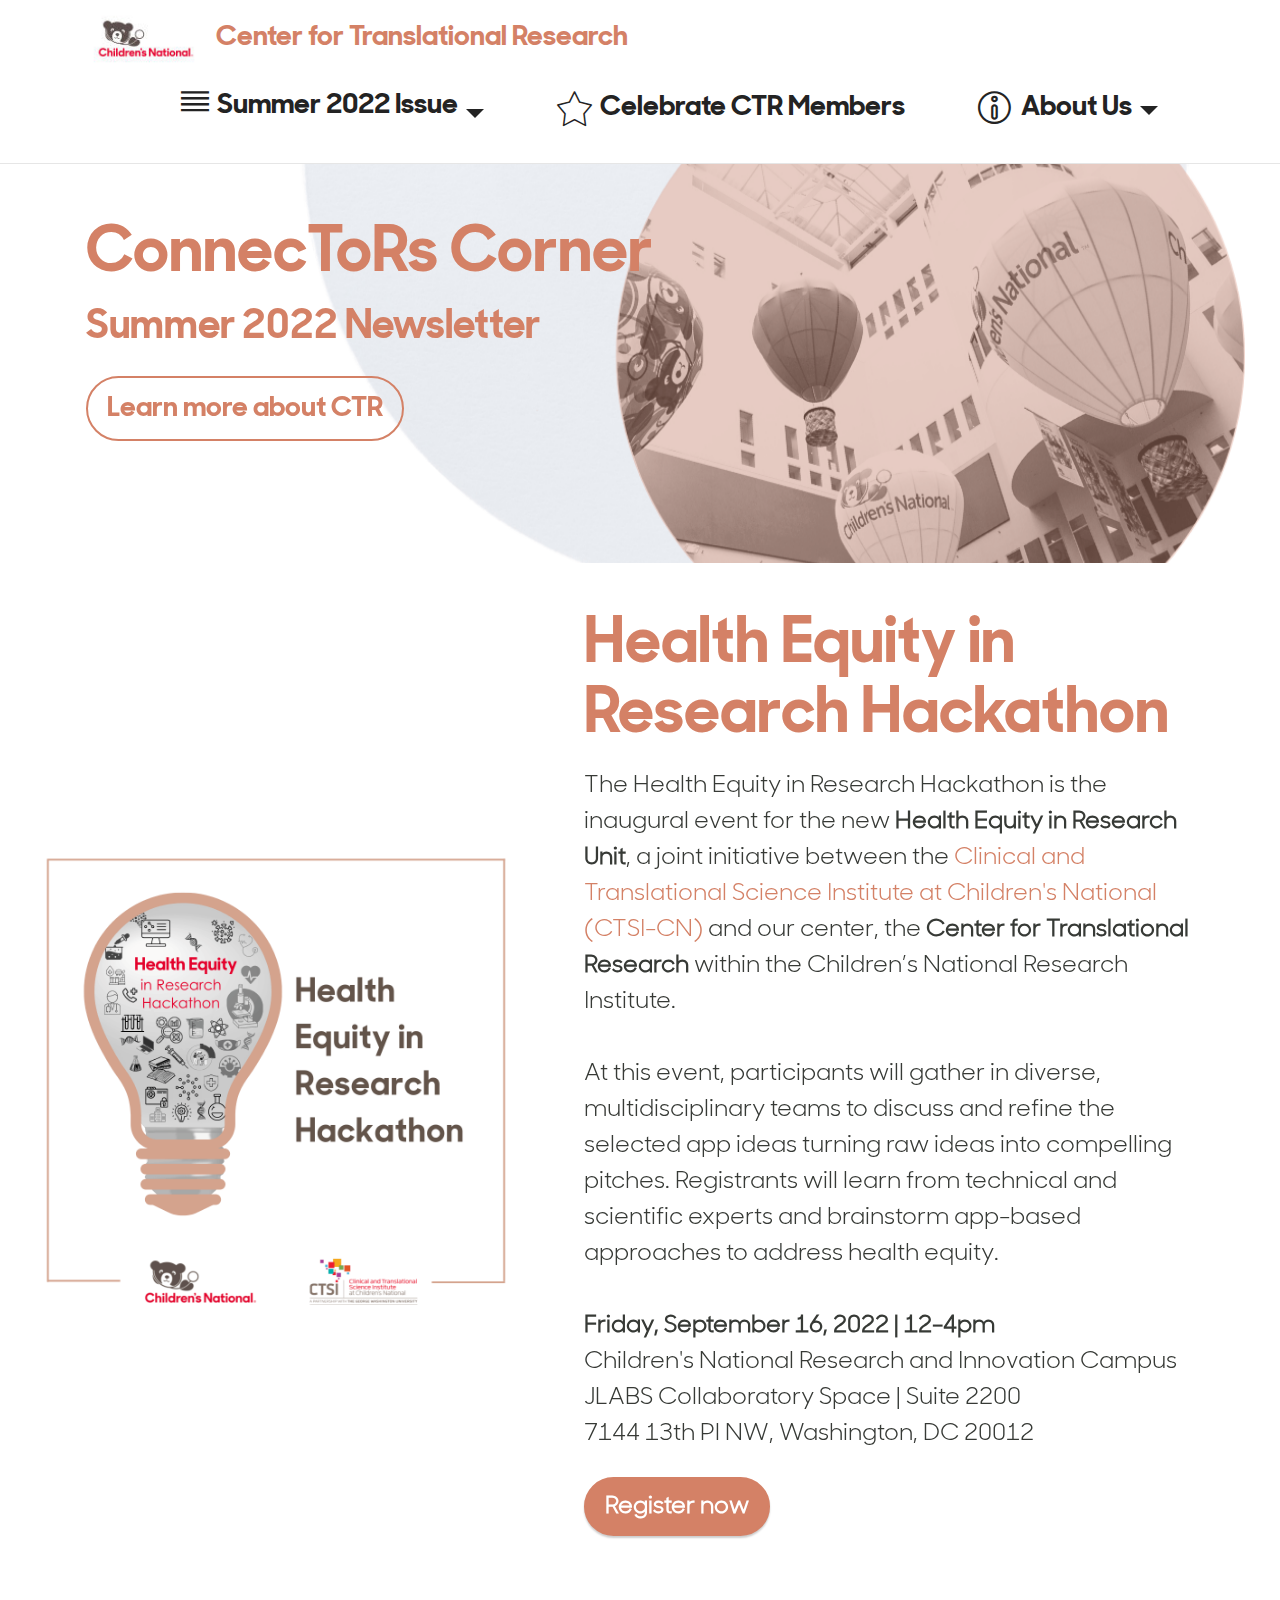
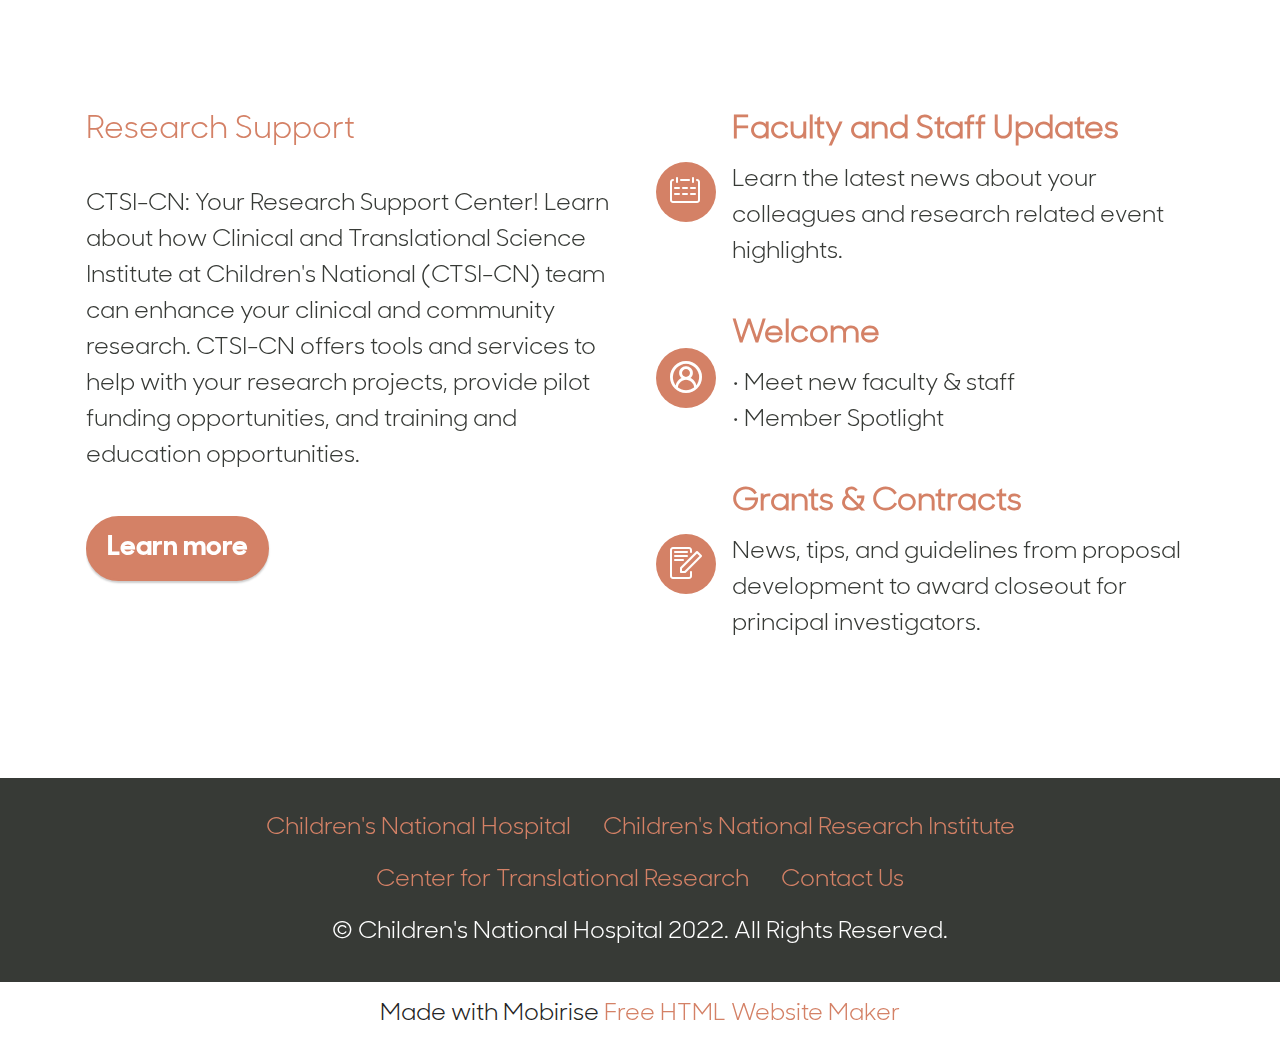
<file: index.html>
<!DOCTYPE html>
<html  >
<head>
  <!-- Site made with Mobirise Website Builder v5.6.11, https://mobirise.com -->
  <meta charset="UTF-8">
  <meta http-equiv="X-UA-Compatible" content="IE=edge">
  <meta name="generator" content="Mobirise v5.6.11, mobirise.com">
  <meta name="twitter:card" content="summary_large_image"/>
  <meta name="twitter:image:src" content="">
  <meta property="og:image" content="">
  <meta name="twitter:title" content="Center for Translational Research">
  <meta name="viewport" content="width=device-width, initial-scale=1, minimum-scale=1">
  <link rel="shortcut icon" href="assets/images/cn-master-rgb-hires-lg-121x63.jpg" type="image/x-icon">
  <meta name="description" content="">
  
  
  <title>Center for Translational Research</title>
  <link rel="stylesheet" href="assets/web/assets/mobirise-icons2/mobirise2.css">
  <link rel="stylesheet" href="assets/web/assets/mobirise-icons/mobirise-icons.css">
  <link rel="stylesheet" href="assets/web/assets/mobirise-icons-bold/mobirise-icons-bold.css">
  <link rel="stylesheet" href="assets/bootstrap/css/bootstrap.min.css">
  <link rel="stylesheet" href="assets/bootstrap/css/bootstrap-grid.min.css">
  <link rel="stylesheet" href="assets/bootstrap/css/bootstrap-reboot.min.css">
  <link rel="stylesheet" href="assets/parallax/jarallax.css">
  <link rel="stylesheet" href="assets/dropdown/css/style.css">
  <link rel="stylesheet" href="assets/socicon/css/styles.css">
  <link rel="stylesheet" href="assets/theme/css/style.css">
  <link href="assets/fonts/style.css" rel="stylesheet">
  <link rel="preload" as="style" href="assets/mobirise/css/mbr-additional.css"><link rel="stylesheet" href="assets/mobirise/css/mbr-additional.css" type="text/css">
  
  
  
  
</head>
<body>
  
  <section data-bs-version="5.1" class="menu cid-s48OLK6784" once="menu" id="menu1-h">
    
    <nav class="navbar navbar-dropdown navbar-fixed-top navbar-expand-lg">
        <div class="container">
            <div class="navbar-brand">
                <span class="navbar-logo">
                    <a href="https://childrensnational.org/research/center-for-translational-researchhttps://childrensnational.org/research/center-for-translational-research" target="_blank">
                        <img src="assets/images/cn-master-rgb-hires-lg-121x63.jpg" alt="Mobirise Website Builder" style="height: 3.8rem;">
                    </a>
                </span>
                <span class="navbar-caption-wrap"><a class="navbar-caption text-danger text-primary display-4" href="https://childrensnational.org/research/center-for-translational-research" target="_blank">Center for Translational Research</a></span>
            </div>
            <button class="navbar-toggler" type="button" data-toggle="collapse" data-bs-toggle="collapse" data-target="#navbarSupportedContent" data-bs-target="#navbarSupportedContent" aria-controls="navbarNavAltMarkup" aria-expanded="false" aria-label="Toggle navigation">
                <div class="hamburger">
                    <span></span>
                    <span></span>
                    <span></span>
                    <span></span>
                </div>
            </button>
            <div class="collapse navbar-collapse" id="navbarSupportedContent">
                <ul class="navbar-nav nav-dropdown nav-right" data-app-modern-menu="true"><li class="nav-item dropdown"><a class="nav-link link dropdown-toggle text-black display-4" href="https://mobirise.com" data-toggle="dropdown-submenu" data-bs-toggle="dropdown" data-bs-auto-close="outside" aria-expanded="false"><p><span class="mobi-mbri mobi-mbri-align-justify mbr-iconfont mbr-iconfont-btn"></span>Summer 2022 Issue</p></a><div class="dropdown-menu" aria-labelledby="dropdown-721"><a class="dropdown-item text-black text-primary display-4" href="index.html">Homepage<br></a><a class="text-black show dropdown-item text-primary display-4" href="FacultyNews.html">Faculty News</a><a class="show dropdown-item text-black text-primary display-4" href="CTRMembers.html">CTR Members<br></a><a class="show dropdown-item text-black text-primary display-4" href="ResearchResources.html">Research Resources</a><a class="show dropdown-item text-black text-primary display-4" href="GrantsContracts.html">Grants &amp; Contracts</a><div class="dropdown"><a class="dropdown-item text-black dropdown-toggle display-4" href="https://mobirise.com" data-toggle="dropdown-submenu" data-bs-toggle="dropdown" data-bs-auto-close="outside" aria-expanded="false">Archived Newsletter</a><div class="dropdown-menu dropdown-submenu" aria-labelledby="dropdown-801"><a class="show dropdown-item text-black text-primary display-4" href="https://ctrinfo.github.io/NewsletterF19/" target="_blank">2019 Fall</a><div class="dropdown"><a class="dropdown-item text-black dropdown-toggle display-4" href="https://mobirise.com" data-toggle="dropdown-submenu" data-bs-toggle="dropdown" data-bs-auto-close="outside" aria-expanded="false">2020</a><div class="dropdown-menu dropdown-submenu" aria-labelledby="dropdown-301"><a class="show dropdown-item text-black text-primary display-4" href="https://ctrinfo.github.io/NewsletterWinter2020/index.html" target="_blank">Winter '20</a><a class="show dropdown-item text-black text-primary display-4" href="https://ctrinfo.github.io/NewsletterSP20/ResearchResources.html" target="_blank">Spring '20</a><a class="dropdown-item text-black show text-primary display-4" href="https://ctrinfo.github.io/ConnectorsCornerSF20/index.html" target="_blank">Summer|Fall '20</a></div></div><div class="dropdown"><a class="dropdown-item text-black dropdown-toggle display-4" href="https://mobirise.com" data-toggle="dropdown-submenu" data-bs-toggle="dropdown" data-bs-auto-close="outside" aria-expanded="false">2021</a><div class="dropdown-menu dropdown-submenu" aria-labelledby="dropdown-345"><a class="dropdown-item text-black show text-primary display-4" href="https://ctrinfo.github.io/ccW21/" target="_blank">Winter '21</a><a class="dropdown-item text-black show text-primary display-4" href="https://ctrinfo.github.io/CCS21/index.html" target="_blank">Spring '21</a><a class="dropdown-item text-black show text-primary display-4" href="https://ctrinfo.github.io/CCSUMR21/ " target="_blank">Summer '21</a><a class="dropdown-item text-black text-primary display-4" href="https://ctrinfo.github.io/CCFall2021/index.html " target="_blank">Fall '21</a></div></div><div class="dropdown"><a class="dropdown-item text-black dropdown-toggle display-4" href="https://mobirise.com" data-toggle="dropdown-submenu" data-bs-toggle="dropdown" data-bs-auto-close="outside" aria-expanded="false">2022</a><div class="dropdown-menu dropdown-submenu" aria-labelledby="dropdown-705"><a class="dropdown-item text-black show text-primary display-4" href="https://ctrinfo.github.io/CCWinter2022/ " target="_blank">Winter '22</a><a class="dropdown-item text-black show text-primary display-4" href="https://ctrinfo.github.io/ConnectorsCornerSpring22/" target="_blank">Spring '22</a></div></div></div></div></div></li><li class="nav-item"><a class="nav-link link text-black text-primary display-4" href="CTRForm.html" target="_blank"><span class="mbri-star mbr-iconfont mbr-iconfont-btn"></span>Celebrate CTR Members</a></li>
                    <li class="nav-item dropdown"><a class="nav-link link text-black dropdown-toggle display-4" href="https://mobirise.com" data-toggle="dropdown-submenu" data-bs-toggle="dropdown" data-bs-auto-close="outside" aria-expanded="false"><span class="mbrib-info mbr-iconfont mbr-iconfont-btn"></span>
                            About Us</a><div class="dropdown-menu" aria-labelledby="dropdown-423"><a class="text-black dropdown-item text-primary display-4" href="CTRLeadership.html">CTR Leadership</a><a class="text-black show dropdown-item text-primary display-4" href="https://childrensnational.org/research/center-for-translational-research" target="_blank">CTR</a></div></li></ul>
                
                
            </div>
        </div>
    </nav>

</section>

<section data-bs-version="5.1" class="header1 cid-s48MCQYojq mbr-parallax-background" id="header1-f">

    

    <div class="mbr-overlay" style="opacity: 0; background-color: rgb(255, 255, 255);"></div>

    <div class="align-center container">
        <div class="row">
            <div class="col-12 col-lg-8">
                <h1 class="mbr-section-title mbr-fonts-style mb-3 display-1"><strong>ConnecToRs Corner</strong></h1>
                <h2 class="mbr-section-title mbr-fonts-style mb-3 display-2">Summer 2022 Newsletter</h2>
                
                <div class="mbr-section-btn mt-3"><a class="btn btn-primary-outline display-4" href="https://mobirise.com">Learn more about CTR</a></div>
            </div>
        </div>
    </div>
</section>

<section data-bs-version="5.1" class="header11 cid-teRYHwEvZV" id="header11-21">

    

    
    

    <div class="container-fluid">
        <div class="row justify-content-center">
            <div class="col-12 col-md-5 image-wrapper">
                <img class="w-100" src="assets/images/hereshack-1080x1080.png" alt="Mobirise Website Builder">
            </div>
            <div class="col-12 col-md">
                <div class="text-wrapper text-center">
                    <h1 class="mbr-section-title mbr-fonts-style mb-3 display-1"><strong>Health Equity in Research Hackathon</strong></h1>
                    <p class="mbr-text mbr-fonts-style display-7">
                        The Health Equity in Research Hackathon is the inaugural event for the new <strong>Health Equity in Research Unit</strong>, a joint initiative between the <a href="https://ctsicn.org/" class="text-primary" target="_blank">Clinical and Translational Science Institute at Children's National (CTSI-CN) </a>and our center, the <strong>Center for Translational Research</strong> within the Children’s National Research Institute.<br><br>At this event, participants will gather in diverse, multidisciplinary teams to discuss and refine the selected app ideas turning raw ideas into compelling pitches. Registrants will learn from technical and scientific experts and brainstorm app-based approaches to address health equity.&nbsp;<br><br><strong>Friday, September 16, 2022 | 12-4pm</strong><br>Children's National Research and Innovation Campus<br>JLABS Collaboratory Space | Suite 2200<br>7144 13th Pl NW, Washington, DC 20012<br></p>
                    <div class="mbr-section-btn mt-3"><a class="btn btn-danger display-7" href="https://cri-datacap.org/surveys/?s=JJMHNTKK4L7KA3DJ" target="_blank">Register now</a></div>
                </div>
            </div>
        </div>
    </div>
</section>

<section data-bs-version="5.1" class="features12 cid-tdmhhhjUgW" id="features13-k">

    

    
    
    <div class="container">
        <div class="row justify-content-center">
            <div class="col-12 col-lg-6">
                <div class="card-wrapper">
                    <div class="card-box align-left">
                        <h4 class="card-title mbr-fonts-style mb-4 display-5">
                            Research Support</h4>
                        <p class="mbr-text mbr-fonts-style mb-4 display-7">CTSI-CN: Your Research Support Center! Learn about how Clinical and Translational Science Institute at Children's National (CTSI-CN) team can enhance your clinical and community research. CTSI-CN offers tools and services to help with your research projects, provide pilot funding opportunities, and training and education opportunities.&nbsp;<br></p>
                        <div class="mbr-section-btn"><a class="btn btn-primary display-4" href="ResearchResources.html">Learn more</a></div>
                    </div>
                </div>
            </div>
            <div class="col-12 col-lg-6">
                <div class="item mbr-flex">
                    <div class="icon-box">
                        <a href="FacultyNews.html"><span class="mbr-iconfont mbrib-calendar"></span></a>
                    </div>
                    <div class="text-box">
                        <h4 class="icon-title mbr-black mbr-fonts-style display-5">
                            <strong>Faculty and Staff Updates</strong></h4>
                        <h5 class="icon-text mbr-black mbr-fonts-style display-7">Learn the latest news about your colleagues and research related event highlights.</h5>
                    </div>
                </div>
                <div class="item mbr-flex">
                    <div class="icon-box">
                        <a href="CTRMembers.html"><span class="mbr-iconfont mobi-mbri-user-2 mobi-mbri"></span></a>
                    </div>
                    <div class="text-box">
                        <h4 class="icon-title mbr-black mbr-fonts-style display-5">
                            <strong>Welcome</strong></h4>
                        <h5 class="icon-text mbr-black mbr-fonts-style display-7">• Meet new faculty &amp; staff<div>• Member Spotlight</div></h5>
                    </div>
                </div>
                <div class="item mbr-flex">
                    <div class="icon-box">
                        <a href="GrantsContracts.html"><span class="mbr-iconfont mbrib-edit"></span></a>
                    </div>
                    <div class="text-box">
                        <h4 class="icon-title mbr-black mbr-fonts-style display-5">
                            <strong>Grants &amp; Contracts</strong></h4>
                        <h5 class="icon-text mbr-black mbr-fonts-style display-7">News, tips, and guidelines from proposal development to award closeout for principal investigators.</h5>
                    </div>
                </div>
            </div>
        </div>
    </div>
</section>

<section data-bs-version="5.1" class="footer3 cid-s48P1Icc8J" once="footers" id="footer3-i">

    

    

    <div class="container">
        <div class="media-container-row align-center mbr-white">
            <div class="row row-links">
                <ul class="foot-menu">
                    
                    
                    
                    
                    
                <li class="foot-menu-item mbr-fonts-style display-7"><a href="https://childrensnational.org/" class="text-primary" target="_blank">Children's National Hospital</a></li><li class="foot-menu-item mbr-fonts-style display-7"><a href="https://childrensnational.org/research" class="text-primary" target="_blank">Children's National Research Institute</a></li><li class="foot-menu-item mbr-fonts-style display-7"><a href="https://childrensnational.org/research/center-for-translational-research" class="text-primary" target="_blank">Center for Translational Research</a></li><li class="foot-menu-item mbr-fonts-style display-7"><a href="mailto:CTRAdmin@childrensnational.org" class="text-primary">Contact Us</a></li></ul>
            </div>
            
            <div class="row row-copirayt">
                <p class="mbr-text mb-0 mbr-fonts-style mbr-white align-center display-7">
                    © Children's National Hospital 2022. All Rights Reserved.
                </p>
            </div>
        </div>
    </div>
</section><section class="display-7" style="padding: 0;align-items: center;justify-content: center;flex-wrap: wrap;    align-content: center;display: flex;position: relative;height: 4rem;"><a href="https://mobiri.se/1510620" style="flex: 1 1;height: 4rem;position: absolute;width: 100%;z-index: 1;"><img alt="" style="height: 4rem;" src="[data-uri]"></a><p style="margin: 0;text-align: center;" class="display-7">Made with Mobirise &#8204;</p><a style="z-index:1" href="https://mobirise.com/html-builder.html">Free HTML Website Maker</a></section><script src="assets/bootstrap/js/bootstrap.bundle.min.js"></script>  <script src="assets/parallax/jarallax.js"></script>  <script src="assets/smoothscroll/smooth-scroll.js"></script>  <script src="assets/ytplayer/index.js"></script>  <script src="assets/dropdown/js/navbar-dropdown.js"></script>  <script src="assets/theme/js/script.js"></script>  
  
  
 <div id="scrollToTop" class="scrollToTop mbr-arrow-up"><a style="text-align: center;"><i class="mbr-arrow-up-icon mbr-arrow-up-icon-cm cm-icon cm-icon-smallarrow-up"></i></a></div>
  </body>
</html>
</file>
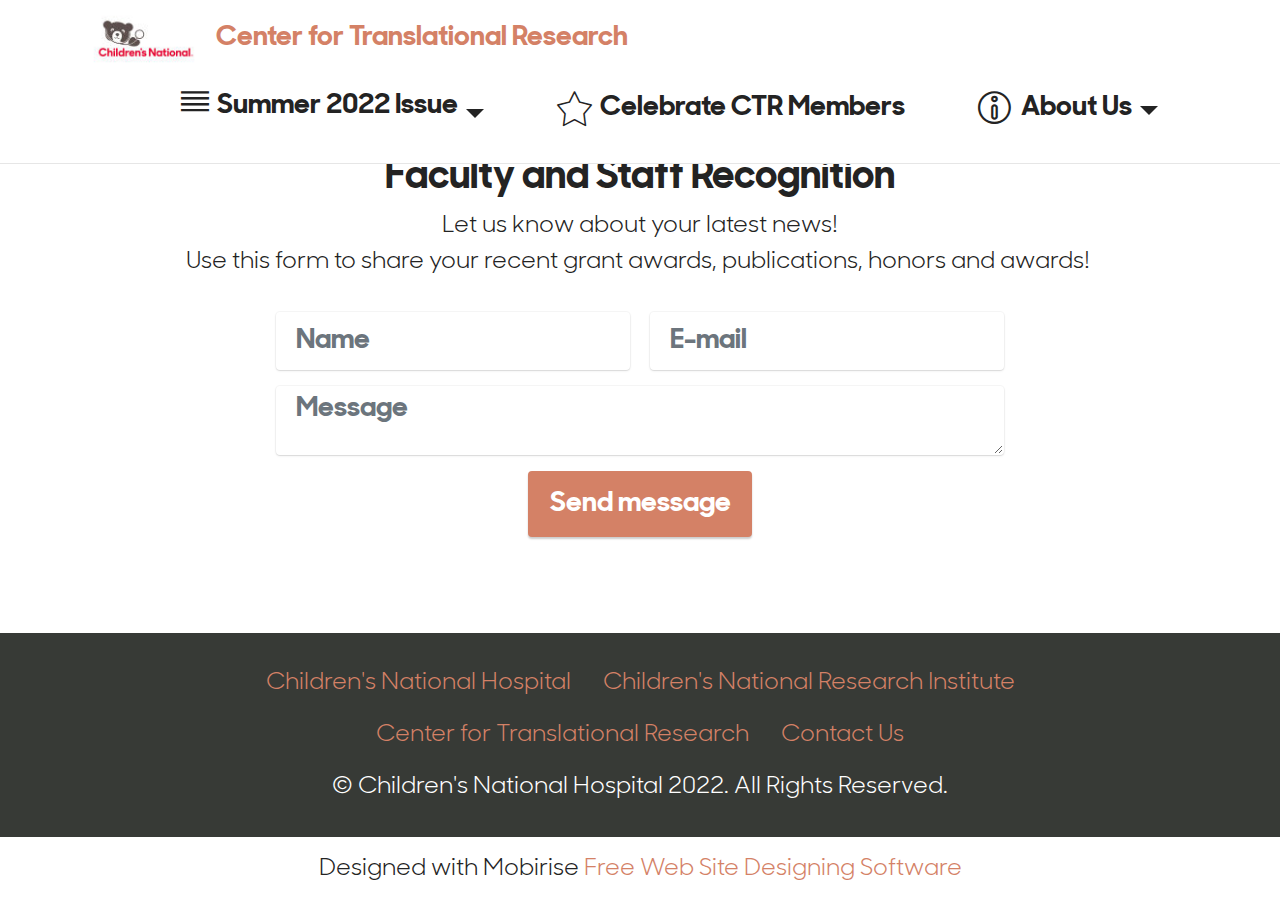
<file: CTRForm.html>
<!DOCTYPE html>
<html  >
<head>
  <!-- Site made with Mobirise Website Builder v5.6.11, https://mobirise.com -->
  <meta charset="UTF-8">
  <meta http-equiv="X-UA-Compatible" content="IE=edge">
  <meta name="generator" content="Mobirise v5.6.11, mobirise.com">
  <meta name="twitter:card" content="summary_large_image"/>
  <meta name="twitter:image:src" content="">
  <meta property="og:image" content="">
  <meta name="twitter:title" content="CTR Achievement Form">
  <meta name="viewport" content="width=device-width, initial-scale=1, minimum-scale=1">
  <link rel="shortcut icon" href="assets/images/cn-master-rgb-hires-lg-121x63.jpg" type="image/x-icon">
  <meta name="description" content="">
  
  
  <title>CTR Achievement Form</title>
  <link rel="stylesheet" href="assets/web/assets/mobirise-icons2/mobirise2.css">
  <link rel="stylesheet" href="assets/web/assets/mobirise-icons/mobirise-icons.css">
  <link rel="stylesheet" href="assets/web/assets/mobirise-icons-bold/mobirise-icons-bold.css">
  <link rel="stylesheet" href="assets/bootstrap/css/bootstrap.min.css">
  <link rel="stylesheet" href="assets/bootstrap/css/bootstrap-grid.min.css">
  <link rel="stylesheet" href="assets/bootstrap/css/bootstrap-reboot.min.css">
  <link rel="stylesheet" href="assets/dropdown/css/style.css">
  <link rel="stylesheet" href="assets/socicon/css/styles.css">
  <link rel="stylesheet" href="assets/theme/css/style.css">
  <link href="assets/fonts/style.css" rel="stylesheet">
  <link rel="preload" as="style" href="assets/mobirise/css/mbr-additional.css"><link rel="stylesheet" href="assets/mobirise/css/mbr-additional.css" type="text/css">
  
  
  
  
</head>
<body>
  
  <section data-bs-version="5.1" class="menu cid-teAx4sJ4M6" once="menu" id="menu1-12">
    
    <nav class="navbar navbar-dropdown navbar-fixed-top navbar-expand-lg">
        <div class="container">
            <div class="navbar-brand">
                <span class="navbar-logo">
                    <a href="https://childrensnational.org/research/center-for-translational-researchhttps://childrensnational.org/research/center-for-translational-research" target="_blank">
                        <img src="assets/images/cn-master-rgb-hires-lg-121x63.jpg" alt="Mobirise Website Builder" style="height: 3.8rem;">
                    </a>
                </span>
                <span class="navbar-caption-wrap"><a class="navbar-caption text-danger text-primary display-4" href="https://childrensnational.org/research/center-for-translational-research" target="_blank">Center for Translational Research</a></span>
            </div>
            <button class="navbar-toggler" type="button" data-toggle="collapse" data-bs-toggle="collapse" data-target="#navbarSupportedContent" data-bs-target="#navbarSupportedContent" aria-controls="navbarNavAltMarkup" aria-expanded="false" aria-label="Toggle navigation">
                <div class="hamburger">
                    <span></span>
                    <span></span>
                    <span></span>
                    <span></span>
                </div>
            </button>
            <div class="collapse navbar-collapse" id="navbarSupportedContent">
                <ul class="navbar-nav nav-dropdown nav-right" data-app-modern-menu="true"><li class="nav-item dropdown"><a class="nav-link link dropdown-toggle text-black display-4" href="https://mobirise.com" data-toggle="dropdown-submenu" data-bs-toggle="dropdown" data-bs-auto-close="outside" aria-expanded="false"><p><span class="mobi-mbri mobi-mbri-align-justify mbr-iconfont mbr-iconfont-btn"></span>Summer 2022 Issue</p></a><div class="dropdown-menu" aria-labelledby="dropdown-721"><a class="dropdown-item text-black text-primary display-4" href="index.html">Homepage<br></a><a class="text-black show dropdown-item text-primary display-4" href="FacultyNews.html">Faculty News</a><a class="show dropdown-item text-black text-primary display-4" href="CTRMembers.html">CTR Members<br></a><a class="show dropdown-item text-black text-primary display-4" href="ResearchResources.html">Research Resources</a><a class="show dropdown-item text-black text-primary display-4" href="GrantsContracts.html">Grants &amp; Contracts</a><div class="dropdown"><a class="dropdown-item text-black dropdown-toggle display-4" href="https://mobirise.com" data-toggle="dropdown-submenu" data-bs-toggle="dropdown" data-bs-auto-close="outside" aria-expanded="false">Archived Newsletter</a><div class="dropdown-menu dropdown-submenu" aria-labelledby="dropdown-801"><a class="show dropdown-item text-black text-primary display-4" href="https://ctrinfo.github.io/NewsletterF19/" target="_blank">2019 Fall</a><div class="dropdown"><a class="dropdown-item text-black dropdown-toggle display-4" href="https://mobirise.com" data-toggle="dropdown-submenu" data-bs-toggle="dropdown" data-bs-auto-close="outside" aria-expanded="false">2020</a><div class="dropdown-menu dropdown-submenu" aria-labelledby="dropdown-301"><a class="show dropdown-item text-black text-primary display-4" href="https://ctrinfo.github.io/NewsletterWinter2020/index.html" target="_blank">Winter '20</a><a class="show dropdown-item text-black text-primary display-4" href="https://ctrinfo.github.io/NewsletterSP20/ResearchResources.html" target="_blank">Spring '20</a><a class="dropdown-item text-black show text-primary display-4" href="https://ctrinfo.github.io/ConnectorsCornerSF20/index.html" target="_blank">Summer|Fall '20</a></div></div><div class="dropdown"><a class="dropdown-item text-black dropdown-toggle display-4" href="https://mobirise.com" data-toggle="dropdown-submenu" data-bs-toggle="dropdown" data-bs-auto-close="outside" aria-expanded="false">2021</a><div class="dropdown-menu dropdown-submenu" aria-labelledby="dropdown-345"><a class="dropdown-item text-black show text-primary display-4" href="https://ctrinfo.github.io/ccW21/" target="_blank">Winter '21</a><a class="dropdown-item text-black show text-primary display-4" href="https://ctrinfo.github.io/CCS21/index.html" target="_blank">Spring '21</a><a class="dropdown-item text-black show text-primary display-4" href="https://ctrinfo.github.io/CCSUMR21/ " target="_blank">Summer '21</a><a class="dropdown-item text-black text-primary display-4" href="https://ctrinfo.github.io/CCFall2021/index.html " target="_blank">Fall '21</a></div></div><div class="dropdown"><a class="dropdown-item text-black dropdown-toggle display-4" href="https://mobirise.com" data-toggle="dropdown-submenu" data-bs-toggle="dropdown" data-bs-auto-close="outside" aria-expanded="false">2022</a><div class="dropdown-menu dropdown-submenu" aria-labelledby="dropdown-705"><a class="dropdown-item text-black show text-primary display-4" href="https://ctrinfo.github.io/CCWinter2022/ " target="_blank">Winter '22</a><a class="dropdown-item text-black show text-primary display-4" href="https://ctrinfo.github.io/ConnectorsCornerSpring22/" target="_blank">Spring '22</a></div></div></div></div></div></li><li class="nav-item"><a class="nav-link link text-black text-primary display-4" href="CTRForm.html" target="_blank"><span class="mbri-star mbr-iconfont mbr-iconfont-btn"></span>Celebrate CTR Members</a></li>
                    <li class="nav-item dropdown"><a class="nav-link link text-black dropdown-toggle display-4" href="https://mobirise.com" data-toggle="dropdown-submenu" data-bs-toggle="dropdown" data-bs-auto-close="outside" aria-expanded="false"><span class="mbrib-info mbr-iconfont mbr-iconfont-btn"></span>
                            About Us</a><div class="dropdown-menu" aria-labelledby="dropdown-423"><a class="text-black dropdown-item text-primary display-4" href="CTRLeadership.html">CTR Leadership</a><a class="text-black show dropdown-item text-primary display-4" href="https://childrensnational.org/research/center-for-translational-research" target="_blank">CTR</a></div></li></ul>
                
                
            </div>
        </div>
    </nav>

</section>

<section data-bs-version="5.1" class="form5 cid-teAxip4d2w" id="form5-14">
    
    
    <div class="container">
        <div class="mbr-section-head">
            <h3 class="mbr-section-title mbr-fonts-style align-center mb-0 display-2">
                <strong>Faculty and Staff Recognition</strong></h3>
            <h4 class="mbr-section-subtitle mbr-fonts-style align-center mb-0 mt-2 display-7">
                Let us know about your latest news!<br>Use this form to share your recent grant awards, publications, honors and awards!&nbsp;<br></h4>
        </div>
        <div class="row justify-content-center mt-4">
            <div class="col-lg-8 mx-auto mbr-form" data-form-type="formoid">
                <form action="https://mobirise.eu/" method="POST" class="mbr-form form-with-styler" data-form-title="Form Name"><input type="hidden" name="email" data-form-email="true" value="NvwFh/NstCDHq3Ic94fP+M5HByuszPMu6NAhbnms2ZoB59b2m5OqtiJfbmGKQSBwQtJWhimSbNqWOEbXg2A4j2gR27yBNGsP32EqK7xzbgS/+zKQx1nrT2m/LyBt64c4">
                    <div class="row">
                        <div hidden="hidden" data-form-alert="" class="alert alert-success col-12">Thanks for sharing your news with CTR!</div>
                        <div hidden="hidden" data-form-alert-danger="" class="alert alert-danger col-12">
                            Oops...! some problem!
                        </div>
                    </div>
                    <div class="dragArea row">
                        <div class="col-md col-sm-12 form-group mb-3" data-for="name">
                            <input type="text" name="name" placeholder="Name" data-form-field="name" class="form-control" value="" id="name-form5-14">
                        </div>
                        <div class="col-md col-sm-12 form-group mb-3" data-for="email">
                            <input type="email" name="email" placeholder="E-mail" data-form-field="email" class="form-control" value="" id="email-form5-14">
                        </div>
                        
                        <div class="col-12 form-group mb-3" data-for="textarea">
                            <textarea name="textarea" placeholder="Message" data-form-field="textarea" class="form-control" id="textarea-form5-14"></textarea>
                        </div>
                        <div class="col-lg-12 col-md-12 col-sm-12 align-center mbr-section-btn">
                            <button type="submit" class="btn btn-primary display-4">Send message</button>
                        </div>
                    </div>
                </form>
            </div>
        </div>
    </div>
</section>

<section data-bs-version="5.1" class="footer3 cid-teAx4tbOfA" once="footers" id="footer3-13">

    

    

    <div class="container">
        <div class="media-container-row align-center mbr-white">
            <div class="row row-links">
                <ul class="foot-menu">
                    
                    
                    
                    
                    
                <li class="foot-menu-item mbr-fonts-style display-7"><a href="https://childrensnational.org/" class="text-primary" target="_blank">Children's National Hospital</a></li><li class="foot-menu-item mbr-fonts-style display-7"><a href="https://childrensnational.org/research" class="text-primary" target="_blank">Children's National Research Institute</a></li><li class="foot-menu-item mbr-fonts-style display-7"><a href="https://childrensnational.org/research/center-for-translational-research" class="text-primary" target="_blank">Center for Translational Research</a></li><li class="foot-menu-item mbr-fonts-style display-7"><a href="mailto:CTRAdmin@childrensnational.org" class="text-primary">Contact Us</a></li></ul>
            </div>
            
            <div class="row row-copirayt">
                <p class="mbr-text mb-0 mbr-fonts-style mbr-white align-center display-7">
                    © Children's National Hospital 2022. All Rights Reserved.
                </p>
            </div>
        </div>
    </div>
</section><section class="display-7" style="padding: 0;align-items: center;justify-content: center;flex-wrap: wrap;    align-content: center;display: flex;position: relative;height: 4rem;"><a href="https://mobiri.se/1510620" style="flex: 1 1;height: 4rem;position: absolute;width: 100%;z-index: 1;"><img alt="" style="height: 4rem;" src="[data-uri]"></a><p style="margin: 0;text-align: center;" class="display-7">Designed with Mobirise &#8204;</p><a style="z-index:1" href="https://mobirise.com/website-design-software.html">Free Web Site Designing Software</a></section><script src="assets/bootstrap/js/bootstrap.bundle.min.js"></script>  <script src="assets/smoothscroll/smooth-scroll.js"></script>  <script src="assets/ytplayer/index.js"></script>  <script src="assets/dropdown/js/navbar-dropdown.js"></script>  <script src="assets/theme/js/script.js"></script>  <script src="assets/formoid/formoid.min.js"></script>  
  
  
 <div id="scrollToTop" class="scrollToTop mbr-arrow-up"><a style="text-align: center;"><i class="mbr-arrow-up-icon mbr-arrow-up-icon-cm cm-icon cm-icon-smallarrow-up"></i></a></div>
  </body>
</html>
</file>
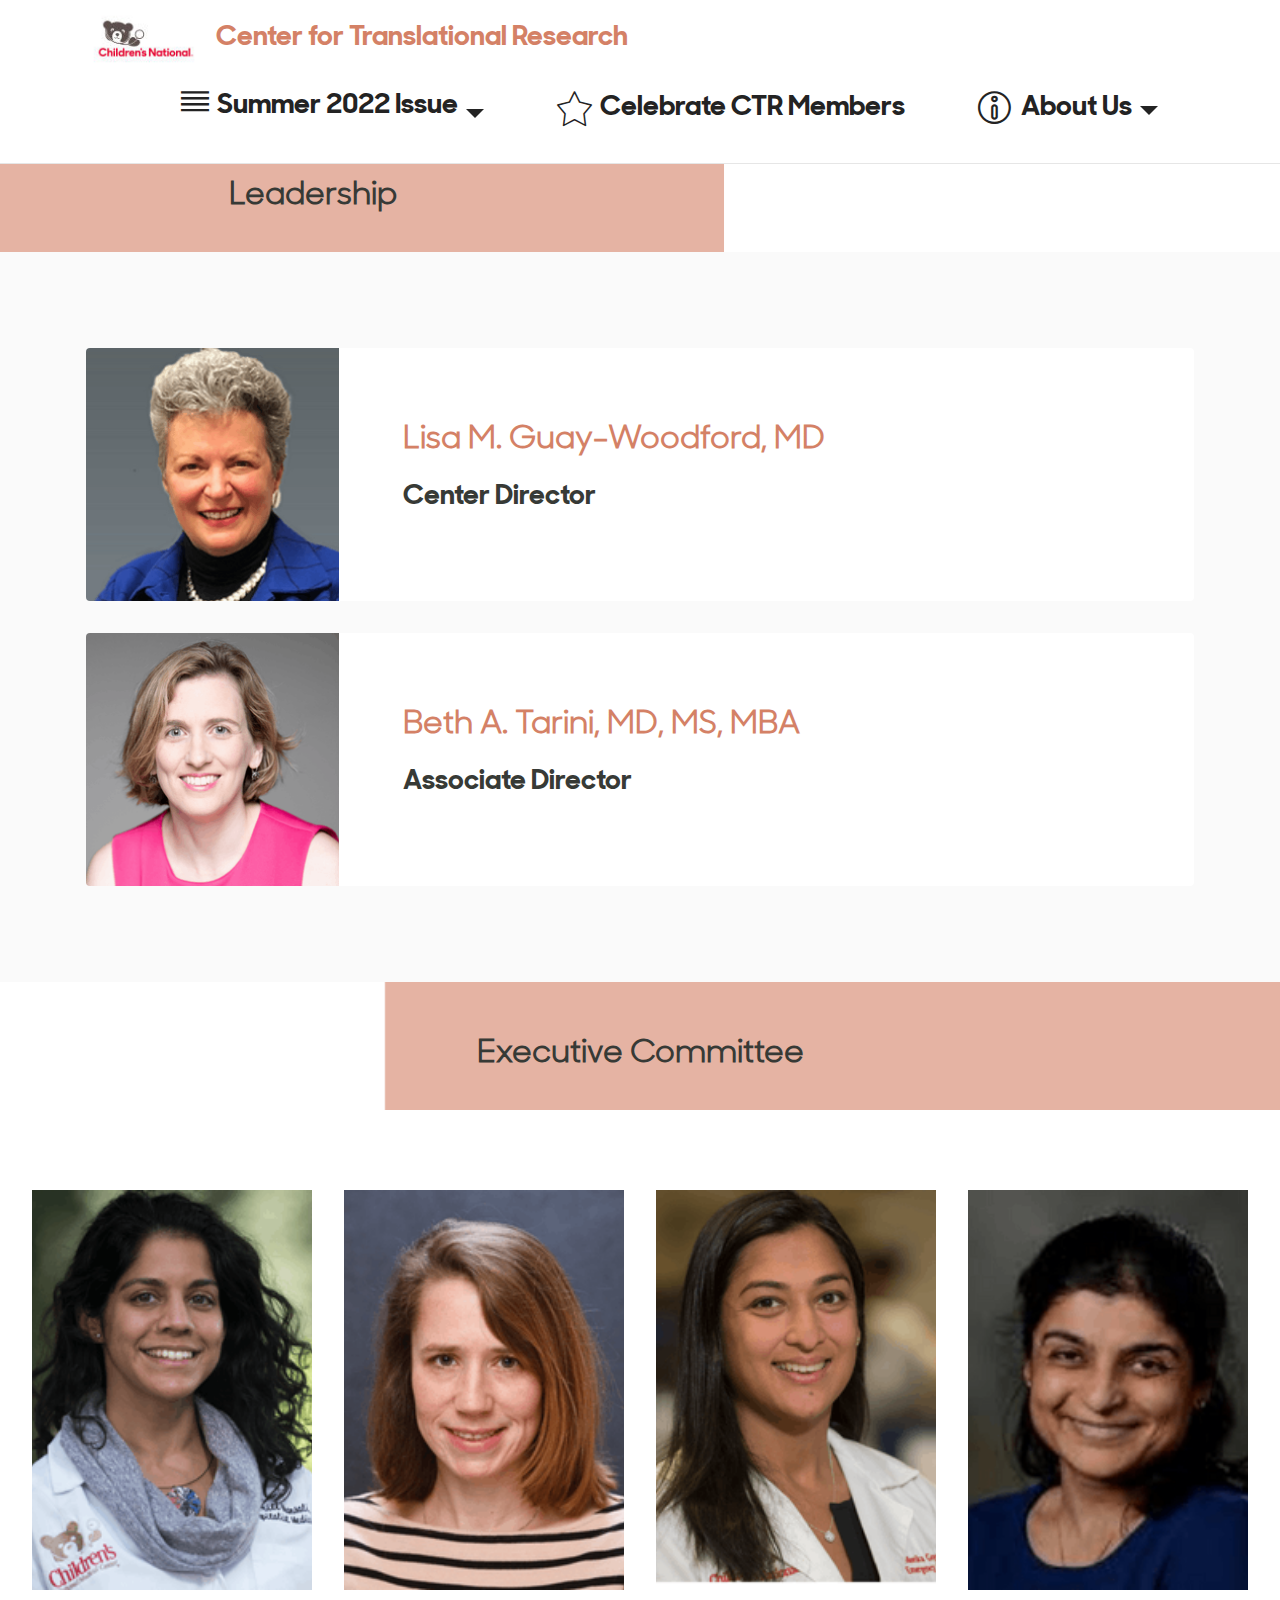
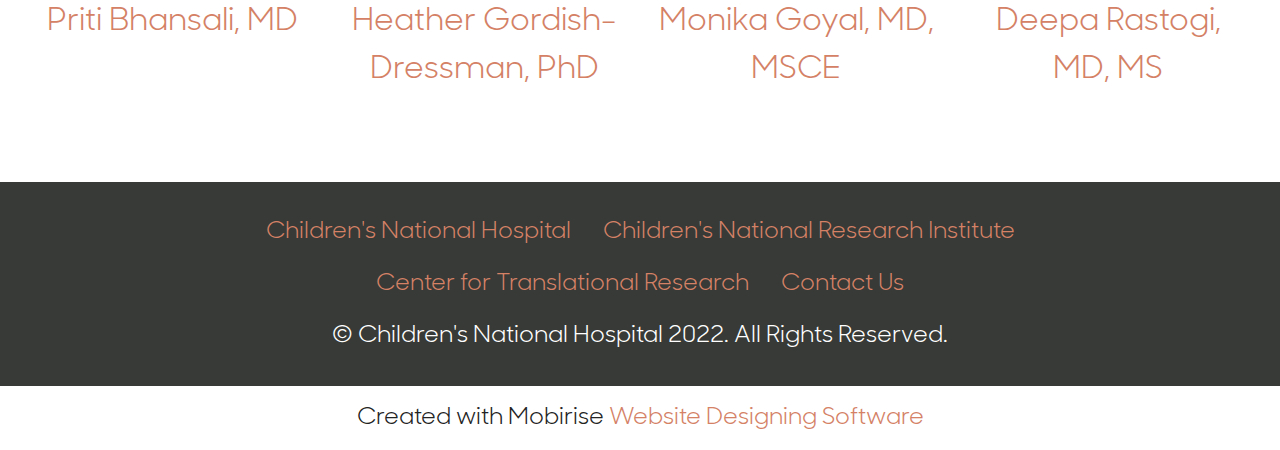
<file: CTRLeadership.html>
<!DOCTYPE html>
<html  >
<head>
  <!-- Site made with Mobirise Website Builder v5.6.11, https://mobirise.com -->
  <meta charset="UTF-8">
  <meta http-equiv="X-UA-Compatible" content="IE=edge">
  <meta name="generator" content="Mobirise v5.6.11, mobirise.com">
  <meta name="twitter:card" content="summary_large_image"/>
  <meta name="twitter:image:src" content="">
  <meta property="og:image" content="">
  <meta name="twitter:title" content="CTR Leadership">
  <meta name="viewport" content="width=device-width, initial-scale=1, minimum-scale=1">
  <link rel="shortcut icon" href="assets/images/cn-master-rgb-hires-lg-121x63.jpg" type="image/x-icon">
  <meta name="description" content="">
  
  
  <title>CTR Leadership</title>
  <link rel="stylesheet" href="assets/web/assets/mobirise-icons2/mobirise2.css">
  <link rel="stylesheet" href="assets/web/assets/mobirise-icons/mobirise-icons.css">
  <link rel="stylesheet" href="assets/web/assets/mobirise-icons-bold/mobirise-icons-bold.css">
  <link rel="stylesheet" href="assets/bootstrap/css/bootstrap.min.css">
  <link rel="stylesheet" href="assets/bootstrap/css/bootstrap-grid.min.css">
  <link rel="stylesheet" href="assets/bootstrap/css/bootstrap-reboot.min.css">
  <link rel="stylesheet" href="assets/dropdown/css/style.css">
  <link rel="stylesheet" href="assets/socicon/css/styles.css">
  <link rel="stylesheet" href="assets/theme/css/style.css">
  <link href="assets/fonts/style.css" rel="stylesheet">
  <link rel="preload" as="style" href="assets/mobirise/css/mbr-additional.css"><link rel="stylesheet" href="assets/mobirise/css/mbr-additional.css" type="text/css">
  
  
  
  
</head>
<body>
  
  <section data-bs-version="5.1" class="menu cid-teAvY8dM9V" once="menu" id="menu1-n">
    
    <nav class="navbar navbar-dropdown navbar-fixed-top navbar-expand-lg">
        <div class="container">
            <div class="navbar-brand">
                <span class="navbar-logo">
                    <a href="https://childrensnational.org/research/center-for-translational-researchhttps://childrensnational.org/research/center-for-translational-research" target="_blank">
                        <img src="assets/images/cn-master-rgb-hires-lg-121x63.jpg" alt="Mobirise Website Builder" style="height: 3.8rem;">
                    </a>
                </span>
                <span class="navbar-caption-wrap"><a class="navbar-caption text-danger text-primary display-4" href="https://childrensnational.org/research/center-for-translational-research" target="_blank">Center for Translational Research</a></span>
            </div>
            <button class="navbar-toggler" type="button" data-toggle="collapse" data-bs-toggle="collapse" data-target="#navbarSupportedContent" data-bs-target="#navbarSupportedContent" aria-controls="navbarNavAltMarkup" aria-expanded="false" aria-label="Toggle navigation">
                <div class="hamburger">
                    <span></span>
                    <span></span>
                    <span></span>
                    <span></span>
                </div>
            </button>
            <div class="collapse navbar-collapse" id="navbarSupportedContent">
                <ul class="navbar-nav nav-dropdown nav-right" data-app-modern-menu="true"><li class="nav-item dropdown"><a class="nav-link link dropdown-toggle text-black display-4" href="https://mobirise.com" data-toggle="dropdown-submenu" data-bs-toggle="dropdown" data-bs-auto-close="outside" aria-expanded="false"><p><span class="mobi-mbri mobi-mbri-align-justify mbr-iconfont mbr-iconfont-btn"></span>Summer 2022 Issue</p></a><div class="dropdown-menu" aria-labelledby="dropdown-721"><a class="dropdown-item text-black text-primary display-4" href="index.html">Homepage<br></a><a class="text-black show dropdown-item text-primary display-4" href="FacultyNews.html">Faculty News</a><a class="show dropdown-item text-black text-primary display-4" href="CTRMembers.html">CTR Members<br></a><a class="show dropdown-item text-black text-primary display-4" href="ResearchResources.html">Research Resources</a><a class="show dropdown-item text-black text-primary display-4" href="GrantsContracts.html">Grants &amp; Contracts</a><div class="dropdown"><a class="dropdown-item text-black dropdown-toggle display-4" href="https://mobirise.com" data-toggle="dropdown-submenu" data-bs-toggle="dropdown" data-bs-auto-close="outside" aria-expanded="false">Archived Newsletter</a><div class="dropdown-menu dropdown-submenu" aria-labelledby="dropdown-801"><a class="show dropdown-item text-black text-primary display-4" href="https://ctrinfo.github.io/NewsletterF19/" target="_blank">2019 Fall</a><div class="dropdown"><a class="dropdown-item text-black dropdown-toggle display-4" href="https://mobirise.com" data-toggle="dropdown-submenu" data-bs-toggle="dropdown" data-bs-auto-close="outside" aria-expanded="false">2020</a><div class="dropdown-menu dropdown-submenu" aria-labelledby="dropdown-301"><a class="show dropdown-item text-black text-primary display-4" href="https://ctrinfo.github.io/NewsletterWinter2020/index.html" target="_blank">Winter '20</a><a class="show dropdown-item text-black text-primary display-4" href="https://ctrinfo.github.io/NewsletterSP20/ResearchResources.html" target="_blank">Spring '20</a><a class="dropdown-item text-black show text-primary display-4" href="https://ctrinfo.github.io/ConnectorsCornerSF20/index.html" target="_blank">Summer|Fall '20</a></div></div><div class="dropdown"><a class="dropdown-item text-black dropdown-toggle display-4" href="https://mobirise.com" data-toggle="dropdown-submenu" data-bs-toggle="dropdown" data-bs-auto-close="outside" aria-expanded="false">2021</a><div class="dropdown-menu dropdown-submenu" aria-labelledby="dropdown-345"><a class="dropdown-item text-black show text-primary display-4" href="https://ctrinfo.github.io/ccW21/" target="_blank">Winter '21</a><a class="dropdown-item text-black show text-primary display-4" href="https://ctrinfo.github.io/CCS21/index.html" target="_blank">Spring '21</a><a class="dropdown-item text-black show text-primary display-4" href="https://ctrinfo.github.io/CCSUMR21/ " target="_blank">Summer '21</a><a class="dropdown-item text-black text-primary display-4" href="https://ctrinfo.github.io/CCFall2021/index.html " target="_blank">Fall '21</a></div></div><div class="dropdown"><a class="dropdown-item text-black dropdown-toggle display-4" href="https://mobirise.com" data-toggle="dropdown-submenu" data-bs-toggle="dropdown" data-bs-auto-close="outside" aria-expanded="false">2022</a><div class="dropdown-menu dropdown-submenu" aria-labelledby="dropdown-705"><a class="dropdown-item text-black show text-primary display-4" href="https://ctrinfo.github.io/CCWinter2022/ " target="_blank">Winter '22</a><a class="dropdown-item text-black show text-primary display-4" href="https://ctrinfo.github.io/ConnectorsCornerSpring22/" target="_blank">Spring '22</a></div></div></div></div></div></li><li class="nav-item"><a class="nav-link link text-black text-primary display-4" href="CTRForm.html" target="_blank"><span class="mbri-star mbr-iconfont mbr-iconfont-btn"></span>Celebrate CTR Members</a></li>
                    <li class="nav-item dropdown"><a class="nav-link link text-black dropdown-toggle display-4" href="https://mobirise.com" data-toggle="dropdown-submenu" data-bs-toggle="dropdown" data-bs-auto-close="outside" aria-expanded="false"><span class="mbrib-info mbr-iconfont mbr-iconfont-btn"></span>
                            About Us</a><div class="dropdown-menu" aria-labelledby="dropdown-423"><a class="text-black dropdown-item text-primary display-4" href="CTRLeadership.html">CTR Leadership</a><a class="text-black show dropdown-item text-primary display-4" href="https://childrensnational.org/research/center-for-translational-research" target="_blank">CTR</a></div></li></ul>
                
                
            </div>
        </div>
    </nav>

</section>

<section data-bs-version="5.1" class="content4 cid-teMKndr8XX" id="content4-16">
    

    
    <div class="mbr-overlay" style="opacity: 0.4; background-color: rgb(255, 255, 255);">
    </div>
    <div class="container">
        <div class="row justify-content-center">
            <div class="title col-md-12 col-lg-9">
                <h3 class="mbr-section-title mbr-fonts-style align-center mb-4 display-5">
                    <strong>Leadership</strong></h3>
                
                
            </div>
        </div>
    </div>
</section>

<section data-bs-version="5.1" class="team2 cid-teMLCnfPtU" xmlns="http://www.w3.org/1999/html" id="team2-17">
    

    
    
    <div class="container">
        <div class="card">
            <div class="card-wrapper">
                <div class="row align-items-center">
                    <div class="col-12 col-md-3">
                        <div class="image-wrapper">
                            <img src="assets/images/lgw-250x250.png" alt="Mobirise Website Builder">
                        </div>
                    </div>
                    <div class="col-12 col-md">
                        <div class="card-box">
                            <h5 class="card-title mbr-fonts-style m-0 mb-3 display-5">
                                <strong>Lisa M. Guay-Woodford, MD</strong></h5>
                            <h6 class="card-subtitle mbr-fonts-style mb-3 display-4">
                                <strong>Center Director</strong></h6>
                            
                            
                        </div>
                    </div>
                </div>
            </div>
        </div>
        <div class="card">
            <div class="card-wrapper">
                <div class="row align-items-center">
                    <div class="col-12 col-md-3">
                        <div class="image-wrapper">
                            <img src="assets/images/bt-250x250.png" alt="Mobirise Website Builder">
                        </div>
                    </div>
                    <div class="col-12 col-md">
                        <div class="card-box">
                            <h5 class="card-title mbr-fonts-style m-0 mb-3 display-5">
                                <strong>Beth A. Tarini, MD, MS, MBA</strong></h5>
                            <h6 class="card-subtitle mbr-fonts-style mb-3 display-4">
                                <strong>Associate Director</strong></h6>
                            
                            
                        </div>
                    </div>
                </div>
            </div>
        </div>
        
    </div>
</section>

<section data-bs-version="5.1" class="content4 cid-teMNv33Idr" id="content4-18">
    

    
    <div class="mbr-overlay" style="opacity: 0.4; background-color: rgb(255, 255, 255);">
    </div>
    <div class="container">
        <div class="row justify-content-center">
            <div class="title col-md-12 col-lg-9">
                <h3 class="mbr-section-title mbr-fonts-style align-center mb-4 display-5">
                    <strong>Executive Committee</strong></h3>
                
                
            </div>
        </div>
    </div>
</section>

<section data-bs-version="5.1" class="gallery6 mbr-gallery cid-teMOCGauuX" id="gallery6-1d">
    

    
    

    <div class="container-fluid">
        
        <div class="row mbr-gallery mt-4">
            <div class="col-12 col-md-6 col-lg-3 item gallery-image">
                <div class="item-wrapper" data-toggle="modal" data-bs-toggle="modal" data-target="#tgbNeOmdNm-modal" data-bs-target="#tgbNeOmdNm-modal">
                    <img class="w-100" src="assets/images/pb-250x250.png" alt="Mobirise Website Builder" data-slide-to="0" data-bs-slide-to="0" data-target="#lb-tgbNeOmdNm" data-bs-target="#lb-tgbNeOmdNm">
                    <div class="icon-wrapper">
                        <span class="mobi-mbri mobi-mbri-search mbr-iconfont mbr-iconfont-btn"></span>
                    </div>
                </div>
                <h6 class="mbr-item-subtitle mbr-fonts-style align-center mb-2 mt-2 display-5">Priti Bhansali, MD</h6>
            </div>
            <div class="col-12 col-md-6 col-lg-3 item gallery-image">
                <div class="item-wrapper" data-toggle="modal" data-bs-toggle="modal" data-target="#tgbNeOmdNm-modal" data-bs-target="#tgbNeOmdNm-modal">
                    <img class="w-100" src="assets/images/hgd-250x250.png" alt="Mobirise Website Builder" data-slide-to="1" data-bs-slide-to="1" data-target="#lb-tgbNeOmdNm" data-bs-target="#lb-tgbNeOmdNm">
                    <div class="icon-wrapper">
                        <span class="mobi-mbri mobi-mbri-search mbr-iconfont mbr-iconfont-btn"></span>
                    </div>
                </div>
                <h6 class="mbr-item-subtitle mbr-fonts-style align-center mb-2 mt-2 display-5">Heather Gordish-Dressman, PhD</h6>
            </div>
            <div class="col-12 col-md-6 col-lg-3 item gallery-image">
                <div class="item-wrapper" data-toggle="modal" data-bs-toggle="modal" data-target="#tgbNeOmdNm-modal" data-bs-target="#tgbNeOmdNm-modal">
                    <img class="w-100" src="assets/images/mg-250x250.png" alt="Mobirise Website Builder" data-slide-to="2" data-bs-slide-to="2" data-target="#lb-tgbNeOmdNm" data-bs-target="#lb-tgbNeOmdNm">
                    <div class="icon-wrapper">
                        <span class="mobi-mbri mobi-mbri-search mbr-iconfont mbr-iconfont-btn"></span>
                    </div>
                </div>
                <h6 class="mbr-item-subtitle mbr-fonts-style align-center mb-2 mt-2 display-5">Monika Goyal, MD, MSCE</h6>
            </div>
            <div class="col-12 col-md-6 col-lg-3 item gallery-image">
                <div class="item-wrapper" data-toggle="modal" data-bs-toggle="modal" data-target="#tgbNeOmdNm-modal" data-bs-target="#tgbNeOmdNm-modal">
                    <img class="w-100" src="assets/images/dr-250x250.png" alt="Mobirise Website Builder" data-slide-to="3" data-bs-slide-to="3" data-target="#lb-tgbNeOmdNm" data-bs-target="#lb-tgbNeOmdNm">
                    <div class="icon-wrapper">
                        <span class="mobi-mbri mobi-mbri-search mbr-iconfont mbr-iconfont-btn"></span>
                    </div>
                </div>
                <h6 class="mbr-item-subtitle mbr-fonts-style align-center mb-2 mt-2 display-5">Deepa Rastogi, MD, MS</h6>
            </div>
        </div>

        <div class="modal mbr-slider" tabindex="-1" role="dialog" aria-hidden="true" id="tgbNeOmdNm-modal">
            <div class="modal-dialog" role="document">
                <div class="modal-content">
                    <div class="modal-body">
                        <div class="carousel slide" id="lb-tgbNeOmdNm" data-interval="5000" data-bs-interval="5000">
                            <div class="carousel-inner">
                                <div class="carousel-item active">
                                    <img class="d-block w-100" src="assets/images/pb-250x250.png" alt="Mobirise Website Builder">
                                </div>
                                <div class="carousel-item">
                                    <img class="d-block w-100" src="assets/images/hgd-250x250.png" alt="Mobirise Website Builder">
                                </div>
                                <div class="carousel-item">
                                    <img class="d-block w-100" src="assets/images/mg-250x250.png" alt="Mobirise Website Builder">
                                </div>
                                <div class="carousel-item">
                                    <img class="d-block w-100" src="assets/images/dr-250x250.png" alt="Mobirise Website Builder">
                                </div>
                            </div>
                            <ol class="carousel-indicators">
                                <li data-slide-to="0" data-bs-slide-to="0" class="active" data-target="#lb-tgbNeOmdNm" data-bs-target="#lb-tgbNeOmdNm"></li>
                                <li data-slide-to="1" data-bs-slide-to="1" data-target="#lb-tgbNeOmdNm" data-bs-target="#lb-tgbNeOmdNm"></li>
                                <li data-slide-to="2" data-bs-slide-to="2" data-target="#lb-tgbNeOmdNm" data-bs-target="#lb-tgbNeOmdNm"></li>
                                <li data-slide-to="3" data-bs-slide-to="3" data-target="#lb-tgbNeOmdNm" data-bs-target="#lb-tgbNeOmdNm"></li>
                            </ol>
                            <a role="button" href="" class="close" data-dismiss="modal" data-bs-dismiss="modal" aria-label="Close">
                            </a>
                            <a class="carousel-control-prev carousel-control" role="button" data-slide="prev" data-bs-slide="prev" href="#lb-tgbNeOmdNm">
                                <span class="mobi-mbri mobi-mbri-arrow-prev" aria-hidden="true"></span>
                                <span class="sr-only visually-hidden">Previous</span>
                            </a>
                            <a class="carousel-control-next carousel-control" role="button" data-slide="next" data-bs-slide="next" href="#lb-tgbNeOmdNm">
                                <span class="mobi-mbri mobi-mbri-arrow-next" aria-hidden="true"></span>
                                <span class="sr-only visually-hidden">Next</span>
                            </a>
                        </div>
                    </div>
                </div>
            </div>
        </div>
    </div>
</section>

<section data-bs-version="5.1" class="footer3 cid-teAvY8Olhm" once="footers" id="footer3-o">

    

    

    <div class="container">
        <div class="media-container-row align-center mbr-white">
            <div class="row row-links">
                <ul class="foot-menu">
                    
                    
                    
                    
                    
                <li class="foot-menu-item mbr-fonts-style display-7"><a href="https://childrensnational.org/" class="text-primary" target="_blank">Children's National Hospital</a></li><li class="foot-menu-item mbr-fonts-style display-7"><a href="https://childrensnational.org/research" class="text-primary" target="_blank">Children's National Research Institute</a></li><li class="foot-menu-item mbr-fonts-style display-7"><a href="https://childrensnational.org/research/center-for-translational-research" class="text-primary" target="_blank">Center for Translational Research</a></li><li class="foot-menu-item mbr-fonts-style display-7"><a href="mailto:CTRAdmin@childrensnational.org" class="text-primary">Contact Us</a></li></ul>
            </div>
            
            <div class="row row-copirayt">
                <p class="mbr-text mb-0 mbr-fonts-style mbr-white align-center display-7">
                    © Children's National Hospital 2022. All Rights Reserved.
                </p>
            </div>
        </div>
    </div>
</section><section class="display-7" style="padding: 0;align-items: center;justify-content: center;flex-wrap: wrap;    align-content: center;display: flex;position: relative;height: 4rem;"><a href="https://mobiri.se/1510620" style="flex: 1 1;height: 4rem;position: absolute;width: 100%;z-index: 1;"><img alt="" style="height: 4rem;" src="[data-uri]"></a><p style="margin: 0;text-align: center;" class="display-7">Created with Mobirise &#8204;</p><a style="z-index:1" href="https://mobirise.com/website-design-software.html">Website Designing Software</a></section><script src="assets/bootstrap/js/bootstrap.bundle.min.js"></script>  <script src="assets/smoothscroll/smooth-scroll.js"></script>  <script src="assets/ytplayer/index.js"></script>  <script src="assets/dropdown/js/navbar-dropdown.js"></script>  <script src="assets/theme/js/script.js"></script>  
  
  
 <div id="scrollToTop" class="scrollToTop mbr-arrow-up"><a style="text-align: center;"><i class="mbr-arrow-up-icon mbr-arrow-up-icon-cm cm-icon cm-icon-smallarrow-up"></i></a></div>
  </body>
</html>
</file>
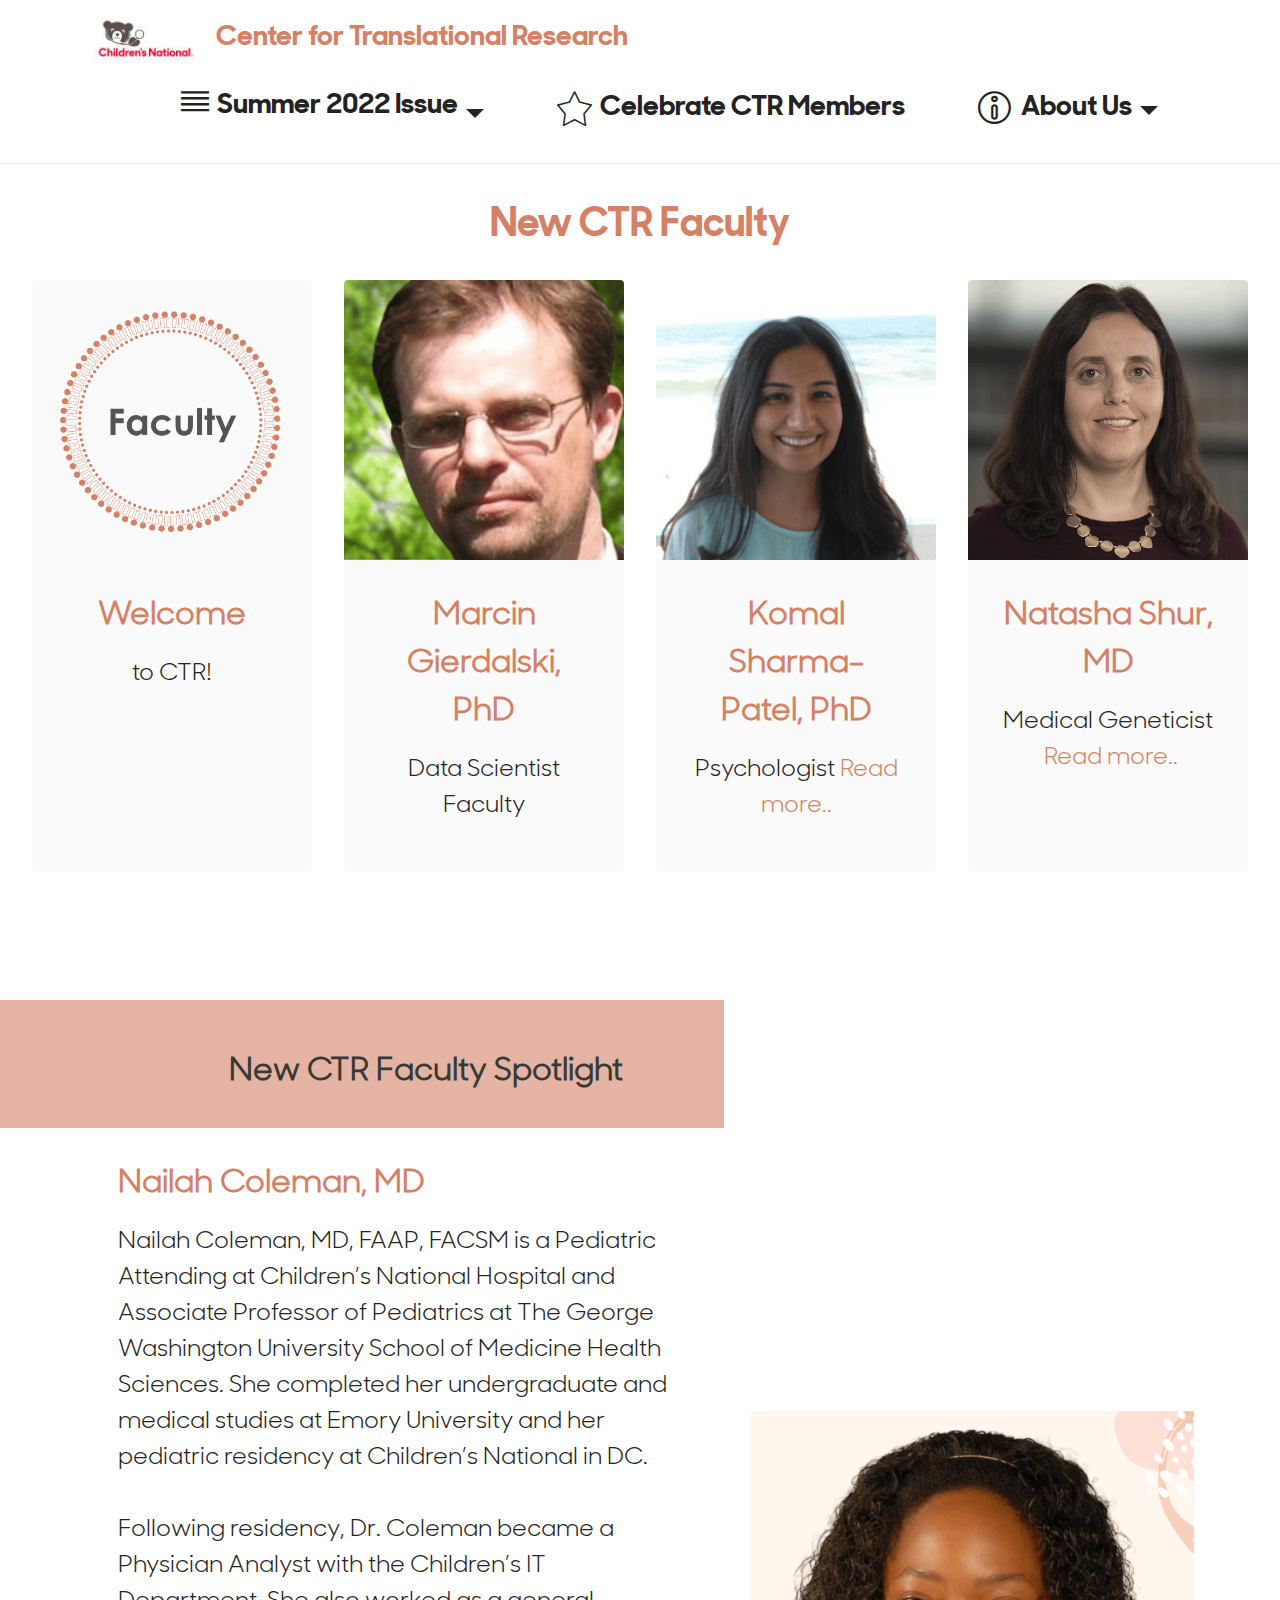
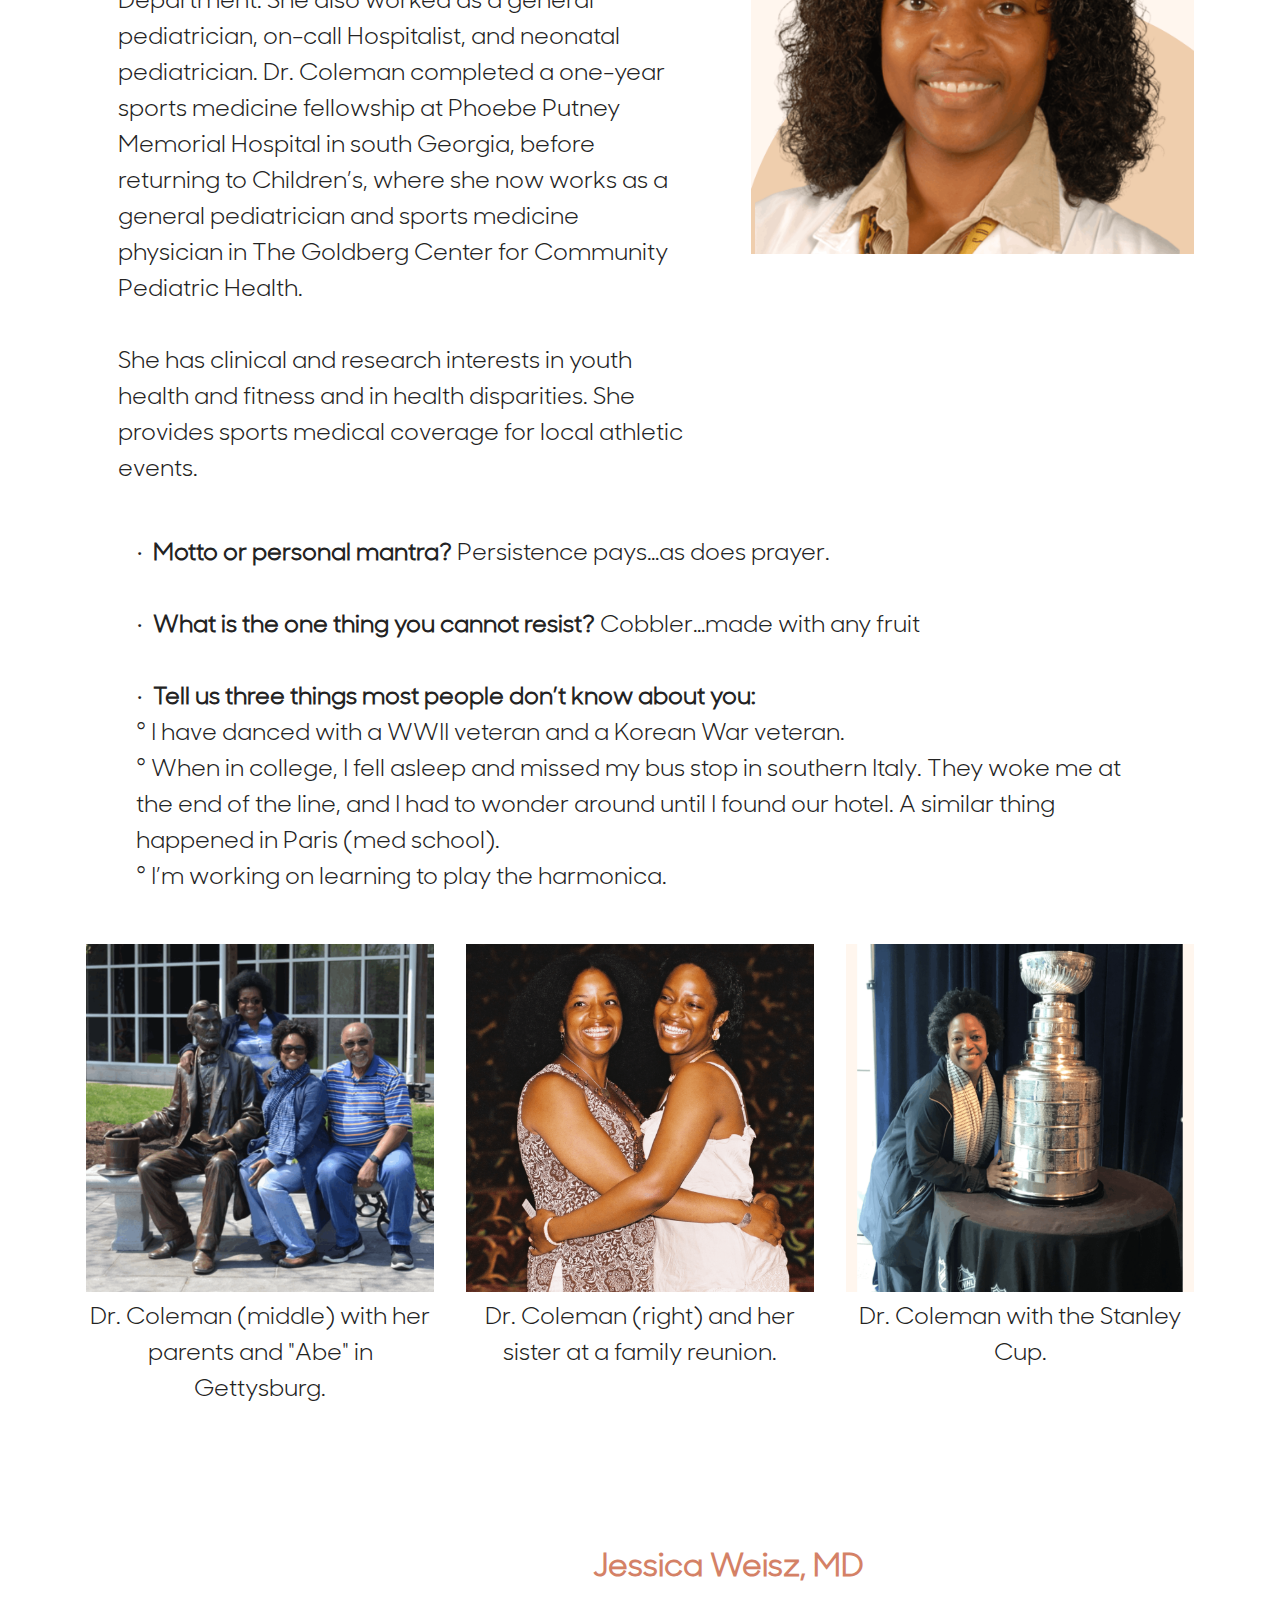
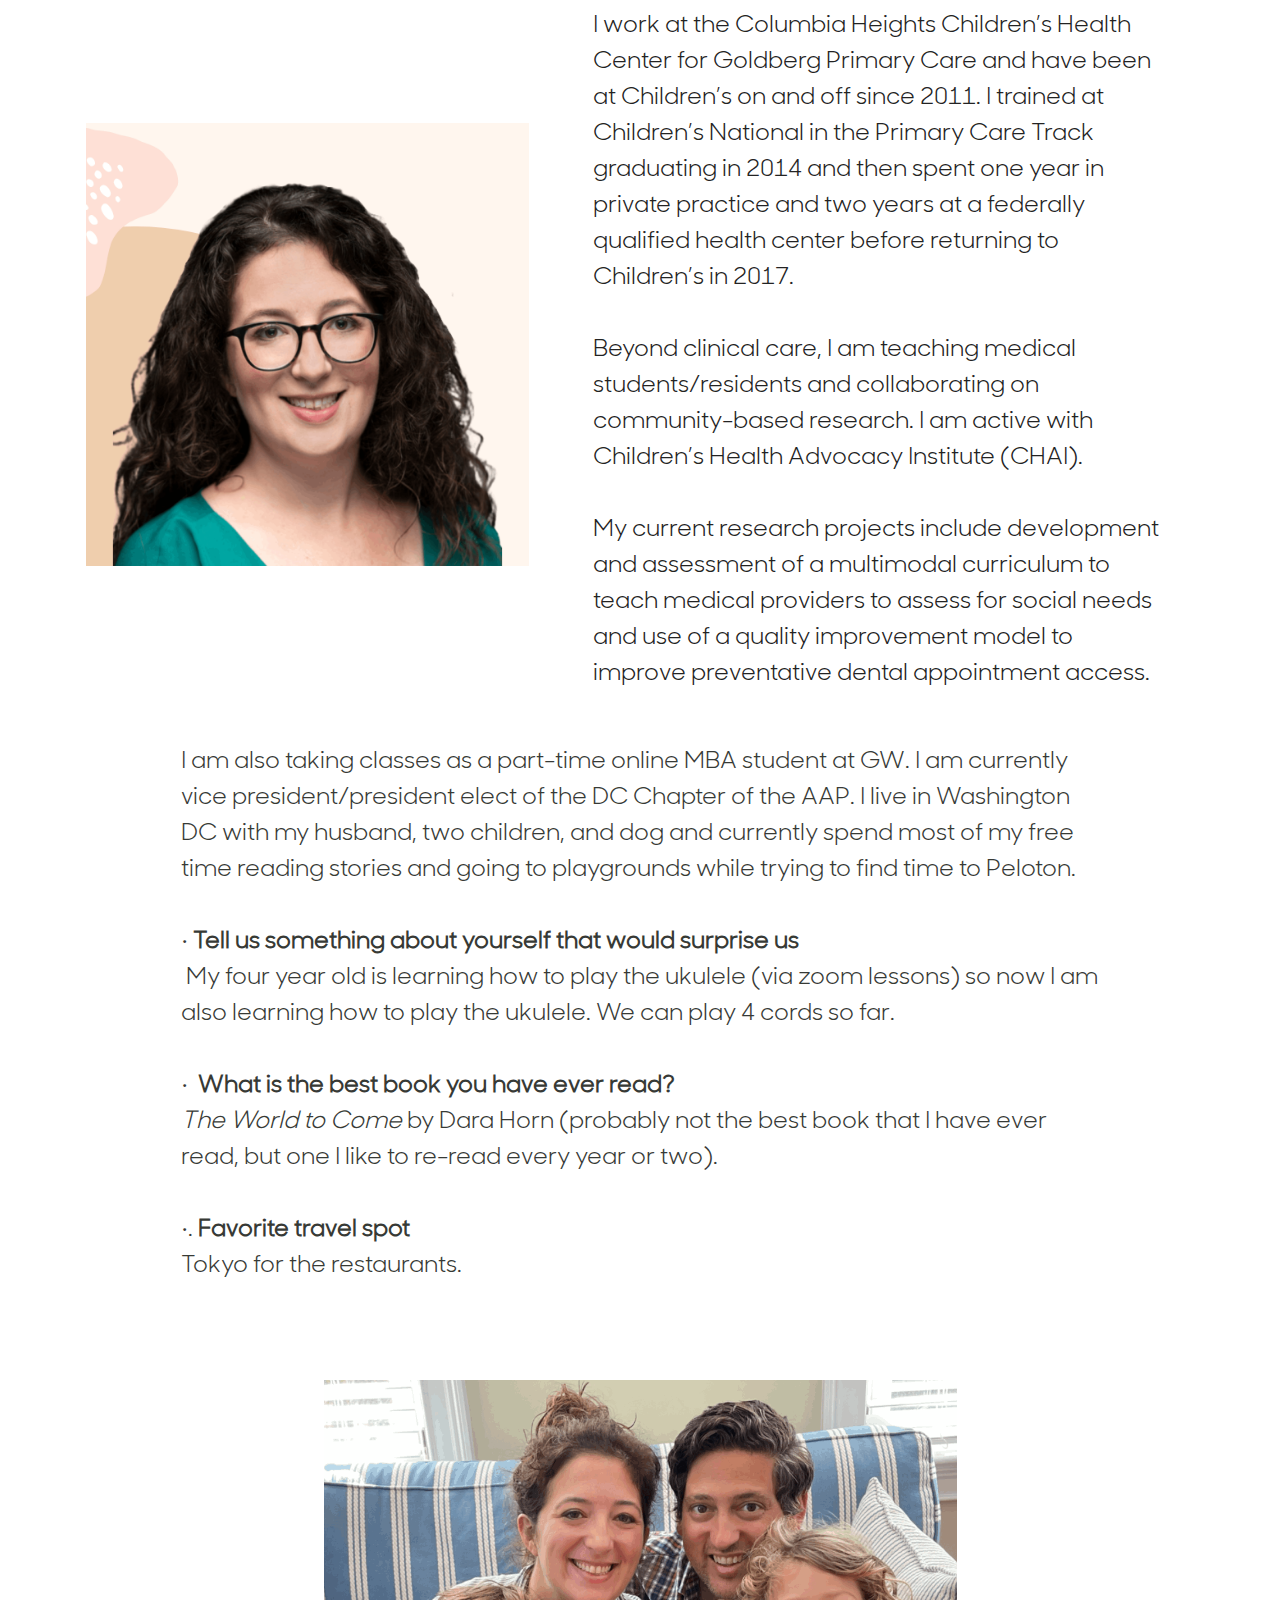
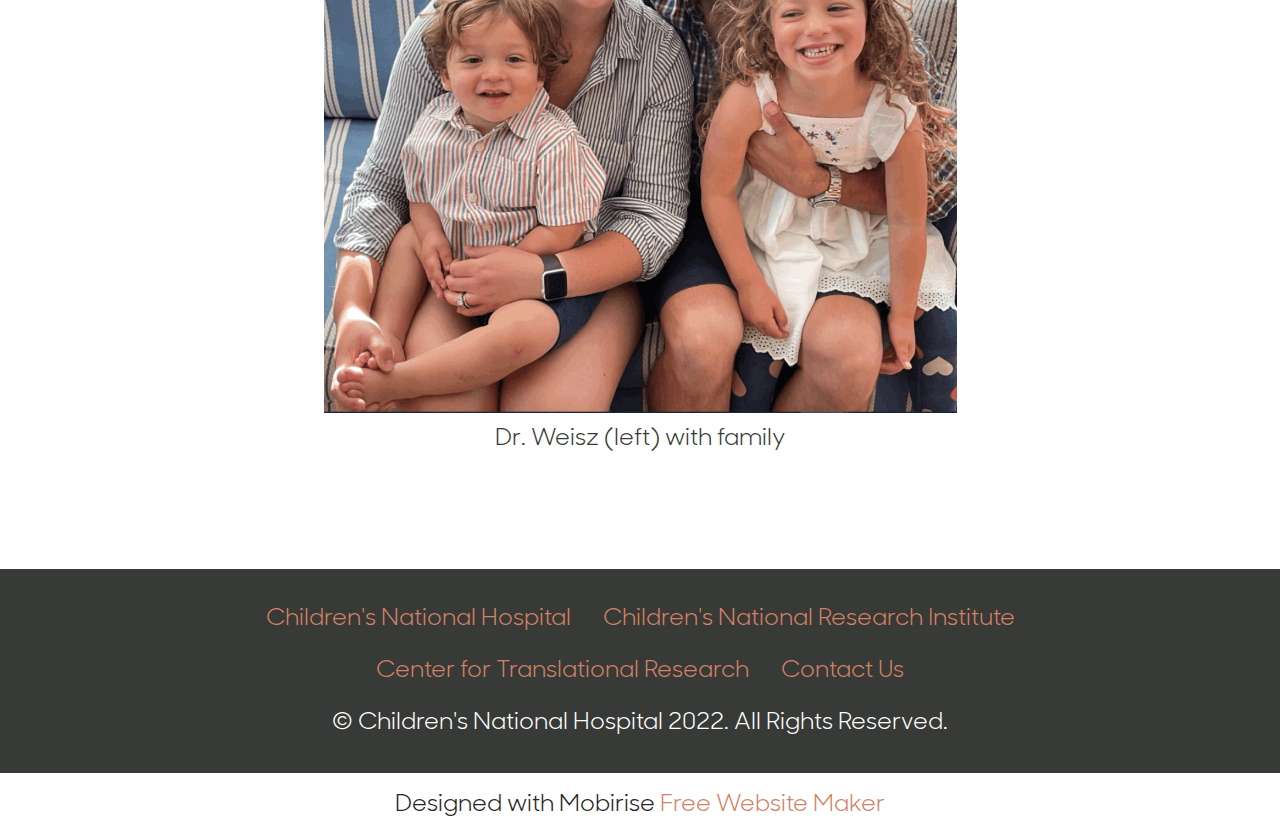
<file: CTRMembers.html>
<!DOCTYPE html>
<html  >
<head>
  <!-- Site made with Mobirise Website Builder v5.6.11, https://mobirise.com -->
  <meta charset="UTF-8">
  <meta http-equiv="X-UA-Compatible" content="IE=edge">
  <meta name="generator" content="Mobirise v5.6.11, mobirise.com">
  <meta name="twitter:card" content="summary_large_image"/>
  <meta name="twitter:image:src" content="">
  <meta property="og:image" content="">
  <meta name="twitter:title" content="CTR New Members">
  <meta name="viewport" content="width=device-width, initial-scale=1, minimum-scale=1">
  <link rel="shortcut icon" href="assets/images/cn-master-rgb-hires-lg-121x63.jpg" type="image/x-icon">
  <meta name="description" content="">
  
  
  <title>CTR New Members</title>
  <link rel="stylesheet" href="assets/web/assets/mobirise-icons2/mobirise2.css">
  <link rel="stylesheet" href="assets/web/assets/mobirise-icons/mobirise-icons.css">
  <link rel="stylesheet" href="assets/web/assets/mobirise-icons-bold/mobirise-icons-bold.css">
  <link rel="stylesheet" href="assets/bootstrap/css/bootstrap.min.css">
  <link rel="stylesheet" href="assets/bootstrap/css/bootstrap-grid.min.css">
  <link rel="stylesheet" href="assets/bootstrap/css/bootstrap-reboot.min.css">
  <link rel="stylesheet" href="assets/dropdown/css/style.css">
  <link rel="stylesheet" href="assets/socicon/css/styles.css">
  <link rel="stylesheet" href="assets/theme/css/style.css">
  <link href="assets/fonts/style.css" rel="stylesheet">
  <link rel="preload" as="style" href="assets/mobirise/css/mbr-additional.css"><link rel="stylesheet" href="assets/mobirise/css/mbr-additional.css" type="text/css">
  
  
  
  
</head>
<body>
  
  <section data-bs-version="5.1" class="menu cid-teAwRc3r88" once="menu" id="menu1-t">
    
    <nav class="navbar navbar-dropdown navbar-fixed-top navbar-expand-lg">
        <div class="container">
            <div class="navbar-brand">
                <span class="navbar-logo">
                    <a href="https://childrensnational.org/research/center-for-translational-researchhttps://childrensnational.org/research/center-for-translational-research" target="_blank">
                        <img src="assets/images/cn-master-rgb-hires-lg-121x63.jpg" alt="Mobirise Website Builder" style="height: 3.8rem;">
                    </a>
                </span>
                <span class="navbar-caption-wrap"><a class="navbar-caption text-danger text-primary display-4" href="https://childrensnational.org/research/center-for-translational-research" target="_blank">Center for Translational Research</a></span>
            </div>
            <button class="navbar-toggler" type="button" data-toggle="collapse" data-bs-toggle="collapse" data-target="#navbarSupportedContent" data-bs-target="#navbarSupportedContent" aria-controls="navbarNavAltMarkup" aria-expanded="false" aria-label="Toggle navigation">
                <div class="hamburger">
                    <span></span>
                    <span></span>
                    <span></span>
                    <span></span>
                </div>
            </button>
            <div class="collapse navbar-collapse" id="navbarSupportedContent">
                <ul class="navbar-nav nav-dropdown nav-right" data-app-modern-menu="true"><li class="nav-item dropdown"><a class="nav-link link dropdown-toggle text-black display-4" href="https://mobirise.com" data-toggle="dropdown-submenu" data-bs-toggle="dropdown" data-bs-auto-close="outside" aria-expanded="false"><p><span class="mobi-mbri mobi-mbri-align-justify mbr-iconfont mbr-iconfont-btn"></span>Summer 2022 Issue</p></a><div class="dropdown-menu" aria-labelledby="dropdown-721"><a class="dropdown-item text-black text-primary display-4" href="index.html">Homepage<br></a><a class="text-black show dropdown-item text-primary display-4" href="FacultyNews.html">Faculty News</a><a class="show dropdown-item text-black text-primary display-4" href="CTRMembers.html">CTR Members<br></a><a class="show dropdown-item text-black text-primary display-4" href="ResearchResources.html">Research Resources</a><a class="show dropdown-item text-black text-primary display-4" href="GrantsContracts.html">Grants &amp; Contracts</a><div class="dropdown"><a class="dropdown-item text-black dropdown-toggle display-4" href="https://mobirise.com" data-toggle="dropdown-submenu" data-bs-toggle="dropdown" data-bs-auto-close="outside" aria-expanded="false">Archived Newsletter</a><div class="dropdown-menu dropdown-submenu" aria-labelledby="dropdown-801"><a class="show dropdown-item text-black text-primary display-4" href="https://ctrinfo.github.io/NewsletterF19/" target="_blank">2019 Fall</a><div class="dropdown"><a class="dropdown-item text-black dropdown-toggle display-4" href="https://mobirise.com" data-toggle="dropdown-submenu" data-bs-toggle="dropdown" data-bs-auto-close="outside" aria-expanded="false">2020</a><div class="dropdown-menu dropdown-submenu" aria-labelledby="dropdown-301"><a class="show dropdown-item text-black text-primary display-4" href="https://ctrinfo.github.io/NewsletterWinter2020/index.html" target="_blank">Winter '20</a><a class="show dropdown-item text-black text-primary display-4" href="https://ctrinfo.github.io/NewsletterSP20/ResearchResources.html" target="_blank">Spring '20</a><a class="dropdown-item text-black show text-primary display-4" href="https://ctrinfo.github.io/ConnectorsCornerSF20/index.html" target="_blank">Summer|Fall '20</a></div></div><div class="dropdown"><a class="dropdown-item text-black dropdown-toggle display-4" href="https://mobirise.com" data-toggle="dropdown-submenu" data-bs-toggle="dropdown" data-bs-auto-close="outside" aria-expanded="false">2021</a><div class="dropdown-menu dropdown-submenu" aria-labelledby="dropdown-345"><a class="dropdown-item text-black show text-primary display-4" href="https://ctrinfo.github.io/ccW21/" target="_blank">Winter '21</a><a class="dropdown-item text-black show text-primary display-4" href="https://ctrinfo.github.io/CCS21/index.html" target="_blank">Spring '21</a><a class="dropdown-item text-black show text-primary display-4" href="https://ctrinfo.github.io/CCSUMR21/ " target="_blank">Summer '21</a><a class="dropdown-item text-black text-primary display-4" href="https://ctrinfo.github.io/CCFall2021/index.html " target="_blank">Fall '21</a></div></div><div class="dropdown"><a class="dropdown-item text-black dropdown-toggle display-4" href="https://mobirise.com" data-toggle="dropdown-submenu" data-bs-toggle="dropdown" data-bs-auto-close="outside" aria-expanded="false">2022</a><div class="dropdown-menu dropdown-submenu" aria-labelledby="dropdown-705"><a class="dropdown-item text-black show text-primary display-4" href="https://ctrinfo.github.io/CCWinter2022/ " target="_blank">Winter '22</a><a class="dropdown-item text-black show text-primary display-4" href="https://ctrinfo.github.io/ConnectorsCornerSpring22/" target="_blank">Spring '22</a></div></div></div></div></div></li><li class="nav-item"><a class="nav-link link text-black text-primary display-4" href="CTRForm.html" target="_blank"><span class="mbri-star mbr-iconfont mbr-iconfont-btn"></span>Celebrate CTR Members</a></li>
                    <li class="nav-item dropdown"><a class="nav-link link text-black dropdown-toggle display-4" href="https://mobirise.com" data-toggle="dropdown-submenu" data-bs-toggle="dropdown" data-bs-auto-close="outside" aria-expanded="false"><span class="mbrib-info mbr-iconfont mbr-iconfont-btn"></span>
                            About Us</a><div class="dropdown-menu" aria-labelledby="dropdown-423"><a class="text-black dropdown-item text-primary display-4" href="CTRLeadership.html">CTR Leadership</a><a class="text-black show dropdown-item text-primary display-4" href="https://childrensnational.org/research/center-for-translational-research" target="_blank">CTR</a></div></li></ul>
                
                
            </div>
        </div>
    </nav>

</section>

<section data-bs-version="5.1" class="gallery3 cid-tgbL1ExfOK" id="gallery3-2u">
    
    
    <div class="container-fluid">
        <div class="mbr-section-head">
            <h4 class="mbr-section-title mbr-fonts-style align-center mb-0 display-2">
                <strong>New CTR Faculty</strong></h4>
            
        </div>
        <div class="row mt-4">
            <div class="item features-image сol-12 col-md-6 col-lg-3">
                <div class="item-wrapper">
                    <div class="item-img">
                        <img src="assets/images/faculty-500x500.png" alt="Mobirise Website Builder">
                    </div>
                    <div class="item-content">
                        <h5 class="item-title mbr-fonts-style display-5">
                            <strong>Welcome</strong></h5>
                        
                        <p class="mbr-text mbr-fonts-style mt-3 display-7">to CTR!</p>
                    </div>
                    
                </div>
            </div>
            <div class="item features-image сol-12 col-md-6 col-lg-3">
                <div class="item-wrapper">
                    <div class="item-img">
                        <img src="assets/images/mgierdalski-250x250.png" alt="Mobirise Website Builder">
                    </div>
                    <div class="item-content">
                        <h5 class="item-title mbr-fonts-style display-5">
                            <strong>Marcin Gierdalski, PhD</strong></h5>
                        
                        <p class="mbr-text mbr-fonts-style mt-3 display-7">Data Scientist Faculty</p>
                    </div>
                    
                </div>
            </div>
            <div class="item features-image сol-12 col-md-6 col-lg-3">
                <div class="item-wrapper">
                    <div class="item-img">
                        <img src="assets/images/ksharma-patel-250x250.png" alt="Mobirise Website Builder">
                    </div>
                    <div class="item-content">
                        <h5 class="item-title mbr-fonts-style display-5"><strong>Komal Sharma-Patel, PhD</strong></h5>
                        
                        <p class="mbr-text mbr-fonts-style mt-3 display-7">
                            Psychologist&nbsp;<a href="https://childrensnational.org/visit/find-a-provider/komal-sharmapatel" class="text-primary" target="_blank">Read more..</a></p>
                    </div>
                    
                </div>
            </div>
            <div class="item features-image сol-12 col-md-6 col-lg-3">
                <div class="item-wrapper">
                    <div class="item-img">
                        <img src="assets/images/natasha-shur-525x525.png" alt="Mobirise Website Builder" title="">
                    </div>
                    <div class="item-content">
                        <h5 class="item-title mbr-fonts-style display-5">
                            <strong>Natasha Shur, MD</strong></h5>
                        
                        <p class="mbr-text mbr-fonts-style mt-3 display-7">
                            Medical Geneticist<br>&nbsp;<a href="https://childrensnational.org/visit/find-a-provider/natasha-shur" class="text-primary" target="_blank">Read more..</a></p>
                    </div>
                    
                </div>
            </div>
        </div>
    </div>
</section>

<section data-bs-version="5.1" class="content4 cid-teSsxOFclA" id="content4-25">
    

    
    <div class="mbr-overlay" style="opacity: 0.4; background-color: rgb(255, 255, 255);">
    </div>
    <div class="container">
        <div class="row justify-content-center">
            <div class="title col-md-12 col-lg-9">
                <h3 class="mbr-section-title mbr-fonts-style align-center mb-4 display-5"><strong>New CTR Faculty Spotlight</strong></h3>
                
                
            </div>
        </div>
    </div>
</section>

<section data-bs-version="5.1" class="image2 cid-teSsBUeGnM" id="image2-26">
    

    
    

    <div class="container">
        <div class="row align-items-center">
            <div class="col-12 col-lg-5">
                <div class="image-wrapper">
                    <img src="assets/images/32-1080x1080.png" alt="Mobirise Website Builder">
                    
                </div>
            </div>
            <div class="col-12 col-lg">
                <div class="text-wrapper">
                    <h3 class="mbr-section-title mbr-fonts-style mb-3 display-5">
                        <strong>Nailah Coleman, MD</strong></h3>
                    <p class="mbr-text mbr-fonts-style display-7">
                        Nailah Coleman, MD, FAAP, FACSM is a Pediatric Attending at Children’s National Hospital and Associate Professor of Pediatrics at The George Washington University School of Medicine Health Sciences.    She completed her undergraduate and medical studies at Emory University and her pediatric residency at Children’s National in DC. <br><br>  Following residency, Dr. Coleman became a Physician Analyst with the Children’s IT Department.  She also worked as a general pediatrician, on-call Hospitalist, and neonatal pediatrician.  Dr. Coleman completed a one-year sports medicine fellowship at Phoebe Putney Memorial Hospital in south Georgia, before returning to Children’s, where she now works as a general pediatrician and sports medicine physician in The Goldberg Center for Community Pediatric Health. <br><br> She has clinical and research interests in youth health and fitness and in health disparities.  She provides sports medical coverage for local athletic events.</p>
                </div>
            </div>
        </div>
    </div>
</section>

<section data-bs-version="5.1" class="content5 cid-teSJ7WJ2Lw" id="content5-2c">
    
    <div class="container-fluid">
        <div class="row justify-content-center">
            <div class="col-md-12 col-lg-10">
                
                
                <p class="mbr-text mbr-fonts-style display-7">•&nbsp; <strong>Motto or personal mantra?&nbsp;</strong>Persistence pays…as does prayer.<br><br>•&nbsp; <strong>What is the one thing you cannot resist?&nbsp;</strong>Cobbler…made with any fruit<br><br>•&nbsp; <strong>Tell us three things most people don’t know about you:</strong><br>º I have danced with a WWII veteran and a Korean War veteran.<br>º When in college, I fell asleep and missed my bus stop in southern Italy.  They woke me at the end of the line, and I had to wonder around until I found our hotel.  A similar thing happened in Paris (med school).<br>º I’m working on learning to play the harmonica.</p>
            </div>
        </div>
    </div>
</section>

<section data-bs-version="5.1" class="gallery6 mbr-gallery cid-teSCc8Xhfz" id="gallery6-27">
    

    
    

    <div class="container">
        
        <div class="row mbr-gallery mt-4">
            <div class="col-12 col-md-6 col-lg-4 item gallery-image">
                <div class="item-wrapper" data-toggle="modal" data-bs-toggle="modal" data-target="#tgbNeUUd4N-modal" data-bs-target="#tgbNeUUd4N-modal">
                    <img class="w-100" src="assets/images/33-1080x1080.png" alt="Mobirise Website Builder" data-slide-to="0" data-bs-slide-to="0" data-target="#lb-tgbNeUUd4N" data-bs-target="#lb-tgbNeUUd4N">
                    <div class="icon-wrapper">
                        <span class="mobi-mbri mobi-mbri-search mbr-iconfont mbr-iconfont-btn"></span>
                    </div>
                </div>
                <h6 class="mbr-item-subtitle mbr-fonts-style align-center mb-2 mt-2 display-7">Dr. Coleman (middle) with her parents and "Abe" in Gettysburg.</h6>
            </div>
            <div class="col-12 col-md-6 col-lg-4 item gallery-image">
                <div class="item-wrapper" data-toggle="modal" data-bs-toggle="modal" data-target="#tgbNeUUd4N-modal" data-bs-target="#tgbNeUUd4N-modal">
                    <img class="w-100" src="assets/images/34-1080x1080.png" alt="Mobirise Website Builder" data-slide-to="1" data-bs-slide-to="1" data-target="#lb-tgbNeUUd4N" data-bs-target="#lb-tgbNeUUd4N">
                    <div class="icon-wrapper">
                        <span class="mobi-mbri mobi-mbri-search mbr-iconfont mbr-iconfont-btn"></span>
                    </div>
                </div>
                <h6 class="mbr-item-subtitle mbr-fonts-style align-center mb-2 mt-2 display-7">Dr. Coleman (right) and her sister at a family reunion.</h6>
            </div><div class="col-12 col-md-6 col-lg-4 item gallery-image">
                <div class="item-wrapper" data-toggle="modal" data-bs-toggle="modal" data-target="#tgbNeUUd4N-modal" data-bs-target="#tgbNeUUd4N-modal">
                    <img class="w-100" src="assets/images/coleman-stanleycup-1080x1080.png" alt="Mobirise Website Builder" data-slide-to="2" data-bs-slide-to="2" data-target="#lb-tgbNeUUd4N" data-bs-target="#lb-tgbNeUUd4N">
                    <div class="icon-wrapper">
                        <span class="mobi-mbri mobi-mbri-search mbr-iconfont mbr-iconfont-btn"></span>
                    </div>
                </div>
                <h6 class="mbr-item-subtitle mbr-fonts-style align-center mb-2 mt-2 display-7">Dr. Coleman with the Stanley Cup.</h6>
            </div>
            
            
        </div>

        <div class="modal mbr-slider" tabindex="-1" role="dialog" aria-hidden="true" id="tgbNeUUd4N-modal">
            <div class="modal-dialog" role="document">
                <div class="modal-content">
                    <div class="modal-body">
                        <div class="carousel slide" id="lb-tgbNeUUd4N" data-interval="5000" data-bs-interval="5000">
                            <div class="carousel-inner">
                                <div class="carousel-item active">
                                    <img class="d-block w-100" src="assets/images/33-1080x1080.png" alt="Mobirise Website Builder">
                                </div>
                                <div class="carousel-item">
                                    <img class="d-block w-100" src="assets/images/34-1080x1080.png" alt="Mobirise Website Builder">
                                </div><div class="carousel-item">
                                    <img class="d-block w-100" src="assets/images/coleman-stanleycup-1080x1080.png" alt="Mobirise Website Builder">
                                </div>
                                
                                
                            </div>
                            <ol class="carousel-indicators">
                                <li data-slide-to="0" data-bs-slide-to="0" class="active" data-target="#lb-tgbNeUUd4N" data-bs-target="#lb-tgbNeUUd4N"></li>
                                <li data-slide-to="1" data-bs-slide-to="1" data-target="#lb-tgbNeUUd4N" data-bs-target="#lb-tgbNeUUd4N"></li><li data-slide-to="2" data-bs-slide-to="2" data-target="#lb-tgbNeUUd4N" data-bs-target="#lb-tgbNeUUd4N"></li>
                                
                                
                            </ol>
                            <a role="button" href="" class="close" data-dismiss="modal" data-bs-dismiss="modal" aria-label="Close">
                            </a>
                            <a class="carousel-control-prev carousel-control" role="button" data-slide="prev" data-bs-slide="prev" href="#lb-tgbNeUUd4N">
                                <span class="mobi-mbri mobi-mbri-arrow-prev" aria-hidden="true"></span>
                                <span class="sr-only visually-hidden">Previous</span>
                            </a>
                            <a class="carousel-control-next carousel-control" role="button" data-slide="next" data-bs-slide="next" href="#lb-tgbNeUUd4N">
                                <span class="mobi-mbri mobi-mbri-arrow-next" aria-hidden="true"></span>
                                <span class="sr-only visually-hidden">Next</span>
                            </a>
                        </div>
                    </div>
                </div>
            </div>
        </div>
    </div>
</section>

<section data-bs-version="5.1" class="header11 cid-teSDe1On9q" id="header11-28">

    

    
    

    <div class="container">
        <div class="row justify-content-center">
            <div class="col-12 col-md-5 image-wrapper">
                <img class="w-100" src="assets/images/35-1080x1080.png" alt="Mobirise Website Builder">
            </div>
            <div class="col-12 col-md">
                <div class="text-wrapper text-center">
                    <h1 class="mbr-section-title mbr-fonts-style mb-3 display-5"><strong>Jessica Weisz, MD</strong></h1>
                    <p class="mbr-text mbr-fonts-style display-7">I work at the Columbia Heights Children’s Health Center for Goldberg Primary Care and have been at Children’s on and off since 2011.  I trained at Children’s National in the Primary Care Track graduating in 2014 and then spent one year in private practice and two years at a federally qualified health center before returning to Children’s in 2017. <br><br> Beyond clinical care, I am teaching medical students/residents and collaborating on community-based research. I am active with Children’s Health Advocacy Institute (CHAI). <br><br>My current research projects include development and assessment of a multimodal curriculum to teach medical providers to assess for social needs and use of a quality improvement model to improve preventative dental appointment access.<br><br></p>
                    
                </div>
            </div>
        </div>
    </div>
</section>

<section data-bs-version="5.1" class="content5 cid-teSGtBueR8" id="content5-2b">
    
    <div class="container">
        <div class="row justify-content-center">
            <div class="col-md-12 col-lg-10">
                
                
                <p class="mbr-text mbr-fonts-style display-7">I am also taking classes as a part-time online MBA student at GW. I am currently vice president/president elect of the DC Chapter of the AAP. I live in Washington DC with my husband, two children, and dog and currently spend most of my free time reading stories and going to playgrounds while trying to find time to Peloton.<br><br>• <strong>Tell us something about yourself that would surprise us</strong><br>&nbsp;My four year old is learning how to play the ukulele (via zoom lessons) so now I am also learning how to play the ukulele.  We can play 4 cords so far.<br> <br>•&nbsp; <strong>What is the best book you have ever read? </strong><br><em>The World to Come</em> by Dara Horn (probably not the best book that I have ever read, but one I like to re-read every year or two).<br> <br>•. <strong>Favorite travel spot</strong><br>Tokyo for the restaurants.</p>
            </div>
        </div>
    </div>
</section>

<section data-bs-version="5.1" class="image3 cid-teSEzvJa5m" id="image3-29">
    

    
    

    <div class="container">
        <div class="row justify-content-center">
            <div class="col-12 col-lg-7">
                <div class="image-wrapper">
                    <img src="assets/images/36-1080x1080.png" alt="Mobirise Website Builder">
                    <p class="mbr-description mbr-fonts-style mt-2 align-center display-7">
                        Dr. Weisz (left) with family</p>
                </div>
            </div>
        </div>
    </div>
</section>

<section data-bs-version="5.1" class="footer3 cid-teAwRcrVz3" once="footers" id="footer3-u">

    

    

    <div class="container">
        <div class="media-container-row align-center mbr-white">
            <div class="row row-links">
                <ul class="foot-menu">
                    
                    
                    
                    
                    
                <li class="foot-menu-item mbr-fonts-style display-7"><a href="https://childrensnational.org/" class="text-primary" target="_blank">Children's National Hospital</a></li><li class="foot-menu-item mbr-fonts-style display-7"><a href="https://childrensnational.org/research" class="text-primary" target="_blank">Children's National Research Institute</a></li><li class="foot-menu-item mbr-fonts-style display-7"><a href="https://childrensnational.org/research/center-for-translational-research" class="text-primary" target="_blank">Center for Translational Research</a></li><li class="foot-menu-item mbr-fonts-style display-7"><a href="mailto:CTRAdmin@childrensnational.org" class="text-primary">Contact Us</a></li></ul>
            </div>
            
            <div class="row row-copirayt">
                <p class="mbr-text mb-0 mbr-fonts-style mbr-white align-center display-7">
                    © Children's National Hospital 2022. All Rights Reserved.
                </p>
            </div>
        </div>
    </div>
</section><section class="display-7" style="padding: 0;align-items: center;justify-content: center;flex-wrap: wrap;    align-content: center;display: flex;position: relative;height: 4rem;"><a href="https://mobiri.se/1510620" style="flex: 1 1;height: 4rem;position: absolute;width: 100%;z-index: 1;"><img alt="" style="height: 4rem;" src="[data-uri]"></a><p style="margin: 0;text-align: center;" class="display-7">Designed with Mobirise &#8204;</p><a style="z-index:1" href="https://mobirise.com/website-maker.html">Free Website Maker</a></section><script src="assets/bootstrap/js/bootstrap.bundle.min.js"></script>  <script src="assets/smoothscroll/smooth-scroll.js"></script>  <script src="assets/ytplayer/index.js"></script>  <script src="assets/dropdown/js/navbar-dropdown.js"></script>  <script src="assets/theme/js/script.js"></script>  
  
  
 <div id="scrollToTop" class="scrollToTop mbr-arrow-up"><a style="text-align: center;"><i class="mbr-arrow-up-icon mbr-arrow-up-icon-cm cm-icon cm-icon-smallarrow-up"></i></a></div>
  </body>
</html>
</file>
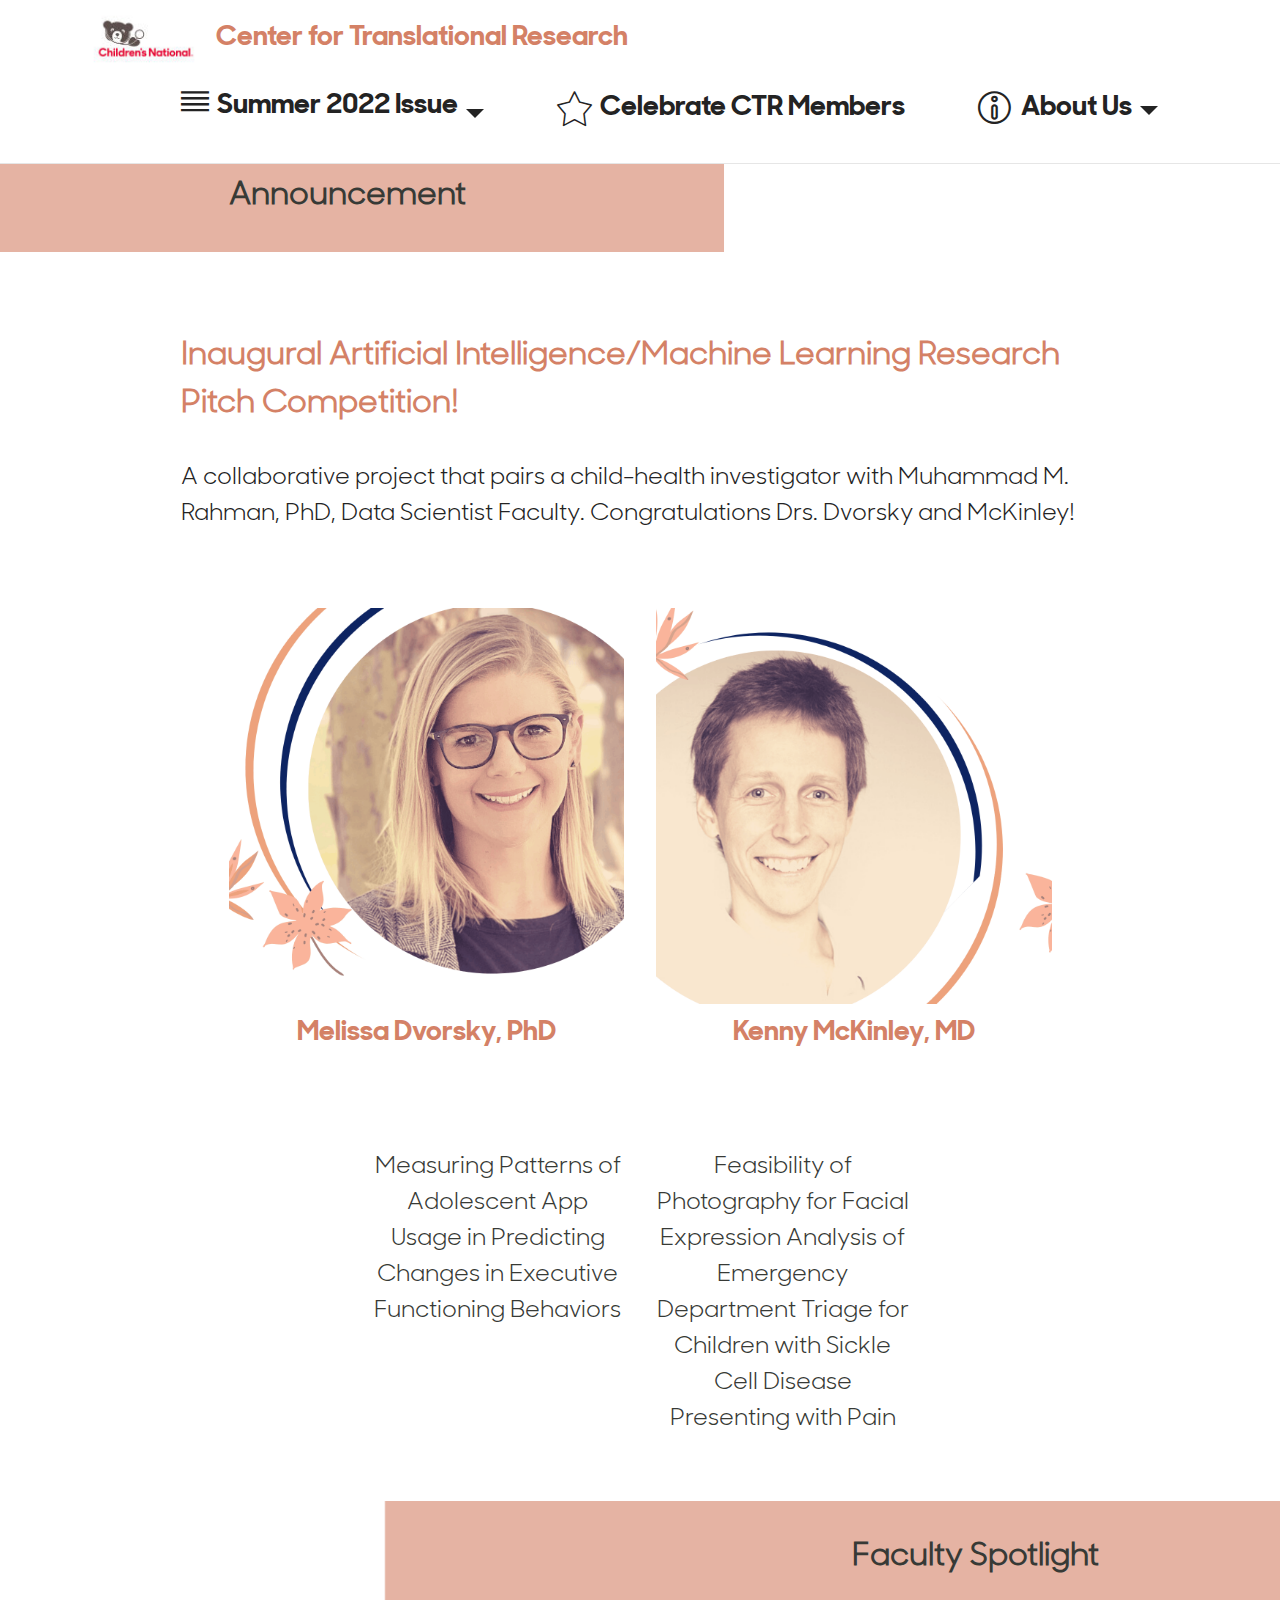
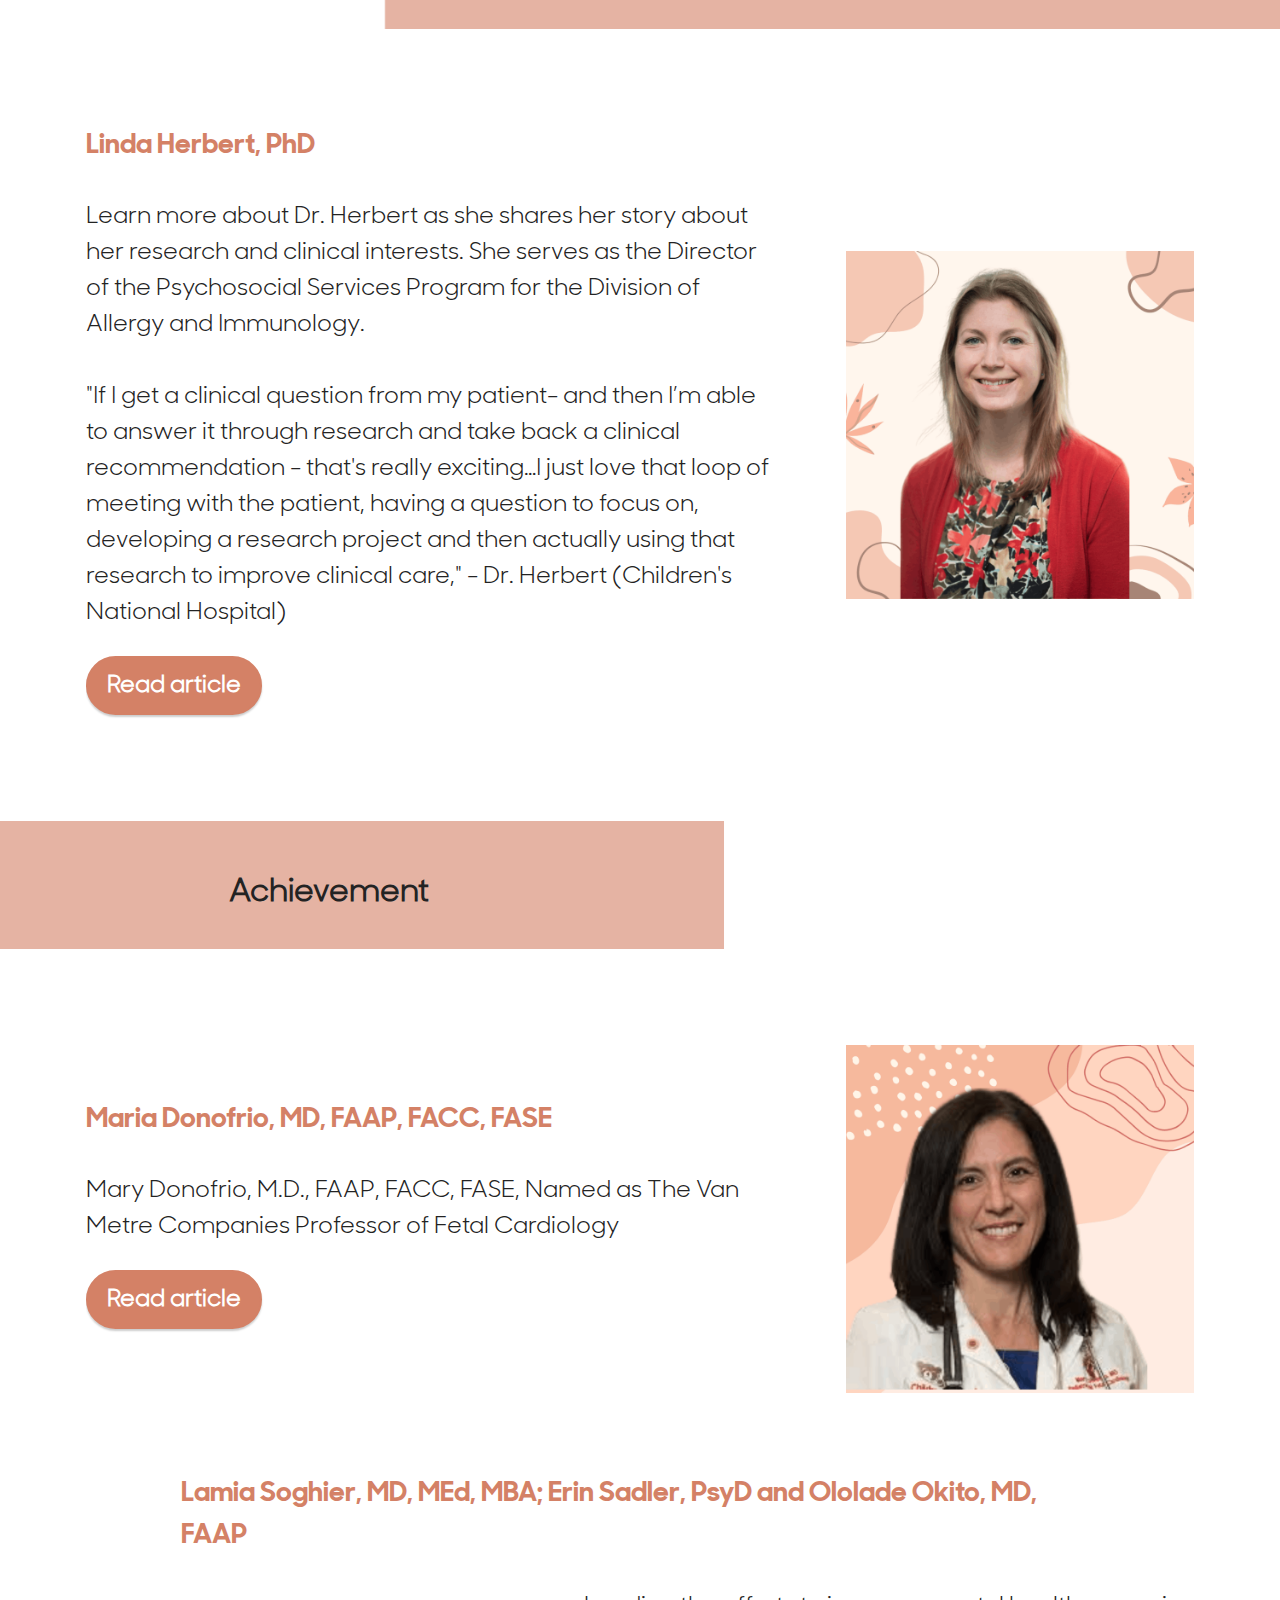
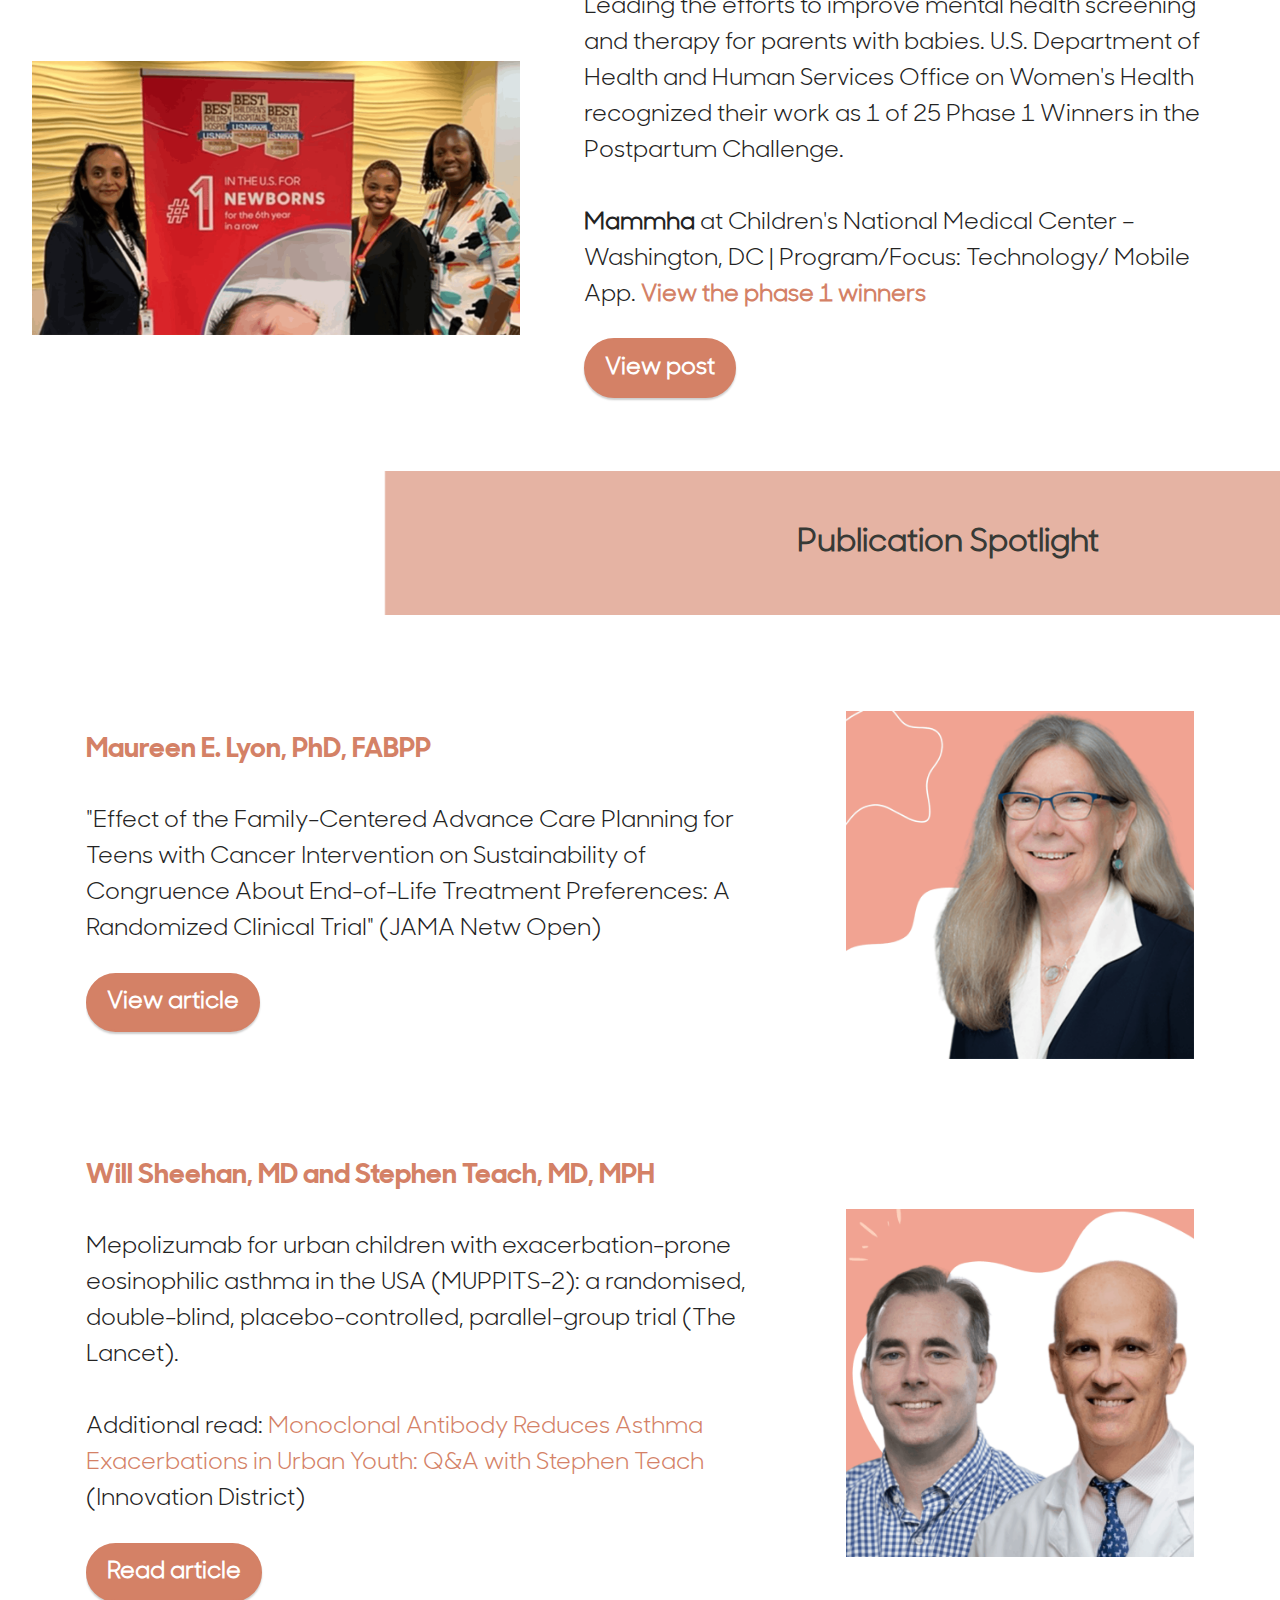
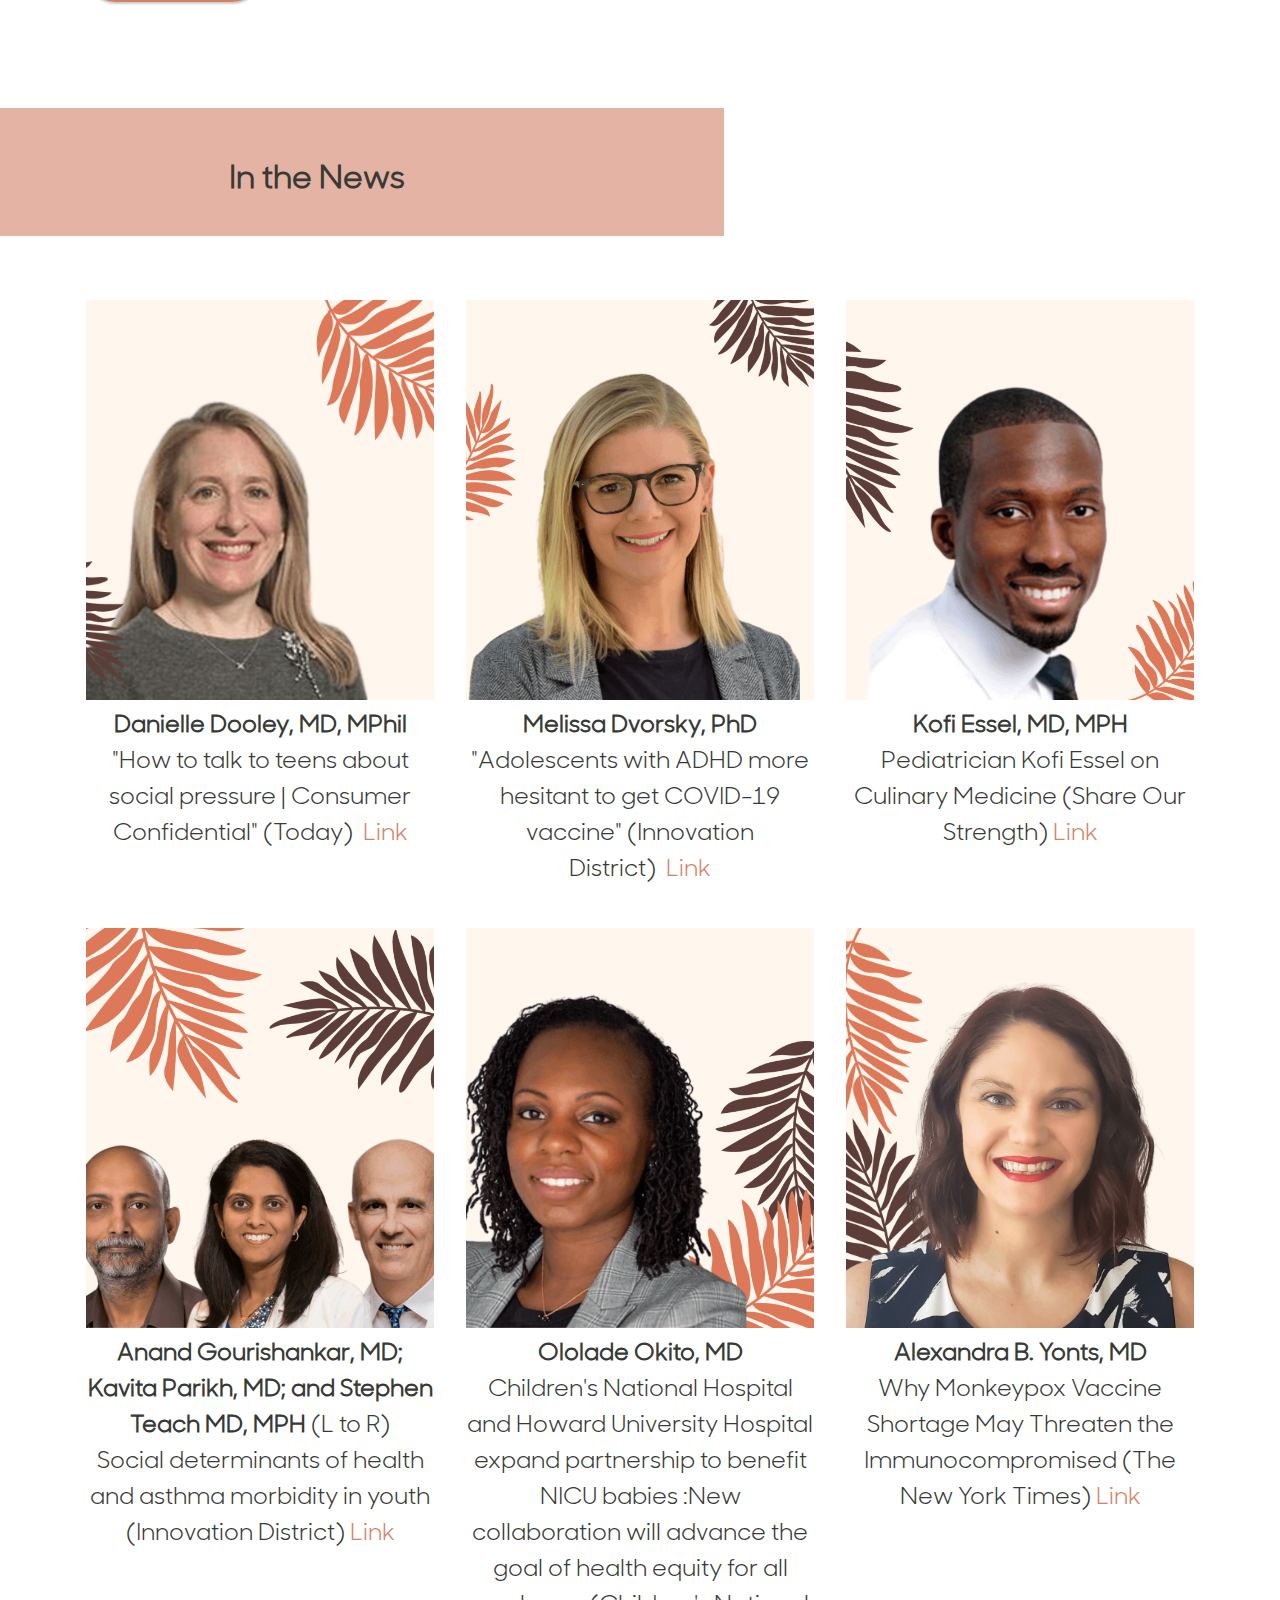
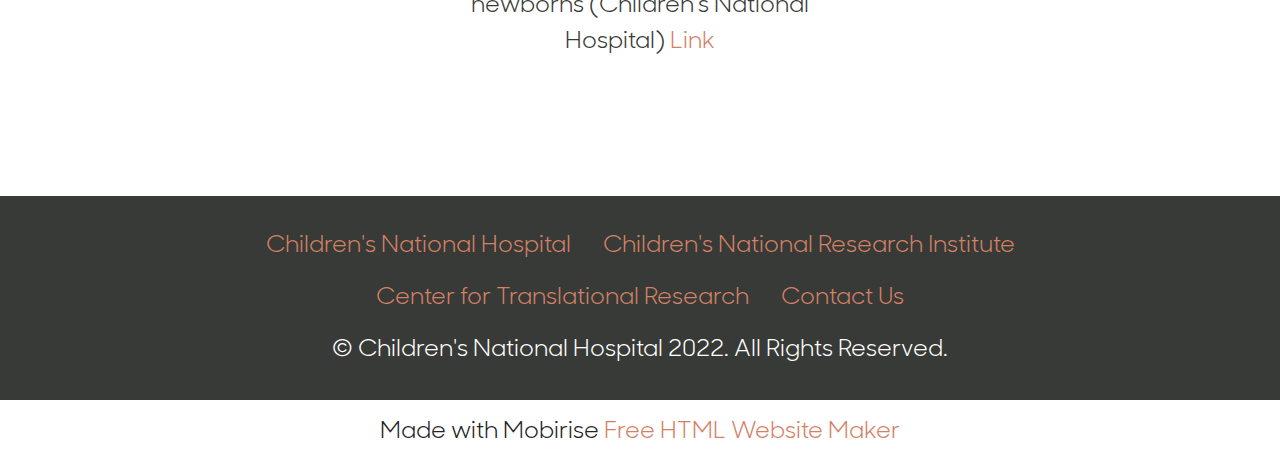
<file: FacultyNews.html>
<!DOCTYPE html>
<html  >
<head>
  <!-- Site made with Mobirise Website Builder v5.6.11, https://mobirise.com -->
  <meta charset="UTF-8">
  <meta http-equiv="X-UA-Compatible" content="IE=edge">
  <meta name="generator" content="Mobirise v5.6.11, mobirise.com">
  <meta name="twitter:card" content="summary_large_image"/>
  <meta name="twitter:image:src" content="">
  <meta property="og:image" content="">
  <meta name="twitter:title" content="Faculty News">
  <meta name="viewport" content="width=device-width, initial-scale=1, minimum-scale=1">
  <link rel="shortcut icon" href="assets/images/cn-master-rgb-hires-lg-121x63.jpg" type="image/x-icon">
  <meta name="description" content="">
  
  
  <title>Faculty News</title>
  <link rel="stylesheet" href="assets/web/assets/mobirise-icons2/mobirise2.css">
  <link rel="stylesheet" href="assets/web/assets/mobirise-icons/mobirise-icons.css">
  <link rel="stylesheet" href="assets/web/assets/mobirise-icons-bold/mobirise-icons-bold.css">
  <link rel="stylesheet" href="assets/bootstrap/css/bootstrap.min.css">
  <link rel="stylesheet" href="assets/bootstrap/css/bootstrap-grid.min.css">
  <link rel="stylesheet" href="assets/bootstrap/css/bootstrap-reboot.min.css">
  <link rel="stylesheet" href="assets/dropdown/css/style.css">
  <link rel="stylesheet" href="assets/socicon/css/styles.css">
  <link rel="stylesheet" href="assets/theme/css/style.css">
  <link href="assets/fonts/style.css" rel="stylesheet">
  <link rel="preload" as="style" href="assets/mobirise/css/mbr-additional.css"><link rel="stylesheet" href="assets/mobirise/css/mbr-additional.css" type="text/css">
  
  
  
  
</head>
<body>
  
  <section data-bs-version="5.1" class="menu cid-teAwM8ZZdp" once="menu" id="menu1-q">
    
    <nav class="navbar navbar-dropdown navbar-fixed-top navbar-expand-lg">
        <div class="container">
            <div class="navbar-brand">
                <span class="navbar-logo">
                    <a href="https://childrensnational.org/research/center-for-translational-researchhttps://childrensnational.org/research/center-for-translational-research" target="_blank">
                        <img src="assets/images/cn-master-rgb-hires-lg-121x63.jpg" alt="Mobirise Website Builder" style="height: 3.8rem;">
                    </a>
                </span>
                <span class="navbar-caption-wrap"><a class="navbar-caption text-danger text-primary display-4" href="https://childrensnational.org/research/center-for-translational-research" target="_blank">Center for Translational Research</a></span>
            </div>
            <button class="navbar-toggler" type="button" data-toggle="collapse" data-bs-toggle="collapse" data-target="#navbarSupportedContent" data-bs-target="#navbarSupportedContent" aria-controls="navbarNavAltMarkup" aria-expanded="false" aria-label="Toggle navigation">
                <div class="hamburger">
                    <span></span>
                    <span></span>
                    <span></span>
                    <span></span>
                </div>
            </button>
            <div class="collapse navbar-collapse" id="navbarSupportedContent">
                <ul class="navbar-nav nav-dropdown nav-right" data-app-modern-menu="true"><li class="nav-item dropdown"><a class="nav-link link dropdown-toggle text-black display-4" href="https://mobirise.com" data-toggle="dropdown-submenu" data-bs-toggle="dropdown" data-bs-auto-close="outside" aria-expanded="false"><p><span class="mobi-mbri mobi-mbri-align-justify mbr-iconfont mbr-iconfont-btn"></span>Summer 2022 Issue</p></a><div class="dropdown-menu" aria-labelledby="dropdown-721"><a class="dropdown-item text-black text-primary display-4" href="index.html">Homepage<br></a><a class="text-black show dropdown-item text-primary display-4" href="FacultyNews.html">Faculty News</a><a class="show dropdown-item text-black text-primary display-4" href="CTRMembers.html">CTR Members<br></a><a class="show dropdown-item text-black text-primary display-4" href="ResearchResources.html">Research Resources</a><a class="show dropdown-item text-black text-primary display-4" href="GrantsContracts.html">Grants &amp; Contracts</a><div class="dropdown"><a class="dropdown-item text-black dropdown-toggle display-4" href="https://mobirise.com" data-toggle="dropdown-submenu" data-bs-toggle="dropdown" data-bs-auto-close="outside" aria-expanded="false">Archived Newsletter</a><div class="dropdown-menu dropdown-submenu" aria-labelledby="dropdown-801"><a class="show dropdown-item text-black text-primary display-4" href="https://ctrinfo.github.io/NewsletterF19/" target="_blank">2019 Fall</a><div class="dropdown"><a class="dropdown-item text-black dropdown-toggle display-4" href="https://mobirise.com" data-toggle="dropdown-submenu" data-bs-toggle="dropdown" data-bs-auto-close="outside" aria-expanded="false">2020</a><div class="dropdown-menu dropdown-submenu" aria-labelledby="dropdown-301"><a class="show dropdown-item text-black text-primary display-4" href="https://ctrinfo.github.io/NewsletterWinter2020/index.html" target="_blank">Winter '20</a><a class="show dropdown-item text-black text-primary display-4" href="https://ctrinfo.github.io/NewsletterSP20/ResearchResources.html" target="_blank">Spring '20</a><a class="dropdown-item text-black show text-primary display-4" href="https://ctrinfo.github.io/ConnectorsCornerSF20/index.html" target="_blank">Summer|Fall '20</a></div></div><div class="dropdown"><a class="dropdown-item text-black dropdown-toggle display-4" href="https://mobirise.com" data-toggle="dropdown-submenu" data-bs-toggle="dropdown" data-bs-auto-close="outside" aria-expanded="false">2021</a><div class="dropdown-menu dropdown-submenu" aria-labelledby="dropdown-345"><a class="dropdown-item text-black show text-primary display-4" href="https://ctrinfo.github.io/ccW21/" target="_blank">Winter '21</a><a class="dropdown-item text-black show text-primary display-4" href="https://ctrinfo.github.io/CCS21/index.html" target="_blank">Spring '21</a><a class="dropdown-item text-black show text-primary display-4" href="https://ctrinfo.github.io/CCSUMR21/ " target="_blank">Summer '21</a><a class="dropdown-item text-black text-primary display-4" href="https://ctrinfo.github.io/CCFall2021/index.html " target="_blank">Fall '21</a></div></div><div class="dropdown"><a class="dropdown-item text-black dropdown-toggle display-4" href="https://mobirise.com" data-toggle="dropdown-submenu" data-bs-toggle="dropdown" data-bs-auto-close="outside" aria-expanded="false">2022</a><div class="dropdown-menu dropdown-submenu" aria-labelledby="dropdown-705"><a class="dropdown-item text-black show text-primary display-4" href="https://ctrinfo.github.io/CCWinter2022/ " target="_blank">Winter '22</a><a class="dropdown-item text-black show text-primary display-4" href="https://ctrinfo.github.io/ConnectorsCornerSpring22/" target="_blank">Spring '22</a></div></div></div></div></div></li><li class="nav-item"><a class="nav-link link text-black text-primary display-4" href="CTRForm.html" target="_blank"><span class="mbri-star mbr-iconfont mbr-iconfont-btn"></span>Celebrate CTR Members</a></li>
                    <li class="nav-item dropdown"><a class="nav-link link text-black dropdown-toggle display-4" href="https://mobirise.com" data-toggle="dropdown-submenu" data-bs-toggle="dropdown" data-bs-auto-close="outside" aria-expanded="false"><span class="mbrib-info mbr-iconfont mbr-iconfont-btn"></span>
                            About Us</a><div class="dropdown-menu" aria-labelledby="dropdown-423"><a class="text-black dropdown-item text-primary display-4" href="CTRLeadership.html">CTR Leadership</a><a class="text-black show dropdown-item text-primary display-4" href="https://childrensnational.org/research/center-for-translational-research" target="_blank">CTR</a></div></li></ul>
                
                
            </div>
        </div>
    </nav>

</section>

<section data-bs-version="5.1" class="content4 cid-teMTHcdcTF" id="content4-1e">
    

    
    <div class="mbr-overlay" style="opacity: 0.4; background-color: rgb(255, 255, 255);">
    </div>
    <div class="container">
        <div class="row justify-content-center">
            <div class="title col-md-12 col-lg-9">
                <h3 class="mbr-section-title mbr-fonts-style align-center mb-4 display-5">
                    <strong>Announcement</strong></h3>
                
                
            </div>
        </div>
    </div>
</section>

<section data-bs-version="5.1" class="content5 cid-teN0PGNHZf" id="content5-1q">
    
    <div class="container">
        <div class="row justify-content-center">
            <div class="col-md-12 col-lg-10">
                
                <h4 class="mbr-section-subtitle mbr-fonts-style mb-4 display-5"><strong>
                    Inaugural Artificial Intelligence/Machine Learning Research <br>Pitch Competition!</strong></h4>
                <p class="mbr-text mbr-fonts-style display-7">
                    A collaborative project that pairs a child-health investigator with Muhammad M. Rahman, PhD, Data Scientist Faculty. Congratulations Drs. Dvorsky and McKinley!</p>
            </div>
        </div>
    </div>
</section>

<section data-bs-version="5.1" class="image5 cid-teMXEicDeQ" id="image5-1o">
    
    
    
    <div class="container">
        <div class="row">
            <div class="col-12 col-md-9">
                <div class="row">
                    <div class="col-12 col-lg-6">
                        <div class="img-item mb-3">
                            <img src="assets/images/20-1080x1080.png" alt="Mobirise Website Builder">
                            <p class="mbr-fonts-style align-center mt-2 display-4"><strong>Melissa Dvorsky, PhD</strong></p>
                        </div>
                    </div>
                    <div class="col-12 col-lg">
                        <div class="img-item mb-3">
                            <img src="assets/images/21-1080x1080.png" alt="Mobirise Website Builder">
                            <p class="mbr-fonts-style align-center mt-2 display-4"><strong>Kenny McKinley, MD</strong></p>
                        </div>
                    </div>
                </div>
            </div>
        </div>
    </div>
</section>

<section data-bs-version="5.1" class="features1 cid-teMYfSdLxF" id="features1-1p">
    

    
    
    <div class="container">
        <div class="row">
            
        </div>
        <div class="row">
            <div class="card col-12 col-md-6 col-lg-3">
                <div class="card-wrapper">
                    <div class="card-box align-center">
                        
                        
                        <p class="card-text mbr-fonts-style display-7">Measuring Patterns of Adolescent App Usage in Predicting Changes in Executive Functioning Behaviors</p>
                    </div>
                </div>
            </div>
            <div class="card col-12 col-md-6 col-lg-3">
                <div class="card-wrapper">
                    <div class="card-box align-center">
                        
                        
                        <p class="card-text mbr-fonts-style display-7">Feasibility of Photography for Facial Expression Analysis of Emergency Department Triage for Children with Sickle Cell Disease Presenting with Pain</p>
                    </div>
                </div>
            </div>
            
            
        </div>
    </div>
</section>

<section data-bs-version="5.1" class="content4 cid-teMWakfcpI" id="content4-1i">
    

    
    <div class="mbr-overlay" style="opacity: 0.4; background-color: rgb(255, 255, 255);">
    </div>
    <div class="container">
        <div class="row justify-content-center">
            <div class="title col-md-12 col-lg-10">
                <h3 class="mbr-section-title mbr-fonts-style align-center mb-4 display-5"><strong>Faculty Spotlight</strong></h3>
                
                
            </div>
        </div>
    </div>
</section>

<section data-bs-version="5.1" class="features18 cid-teN3eEc4SA" id="features19-1s">

    

    
    
    <div class="container">
        <div class="row justify-content-center">
            <div class="card col-12 col-lg">
                <div class="card-wrapper">
                    <h6 class="card-title mbr-fonts-style mb-4 display-4">
                        <strong>Linda Herbert, PhD</strong></h6>
                    <p class="mbr-text mbr-fonts-style display-7">Learn more about Dr. Herbert as she shares her story about her research and clinical interests. She serves as the Director of the Psychosocial Services Program for the Division of Allergy and Immunology.&nbsp;<br><br>"If I get a clinical question from my patient- and then I’m able to answer it through research and take back a clinical recommendation - that's really exciting…I just love that loop of meeting with the patient, having a question to focus on, developing a research project and then actually using that research to improve clinical care," - Dr. Herbert (Children's National Hospital)</p>
                    <div class="mbr-section-btn"><a class="btn btn-primary display-7" href="https://cnmc.sharepoint.com/sites/news/SitePages/Meet-linda-herbert-.aspx" target="_blank">Read article</a></div>
                </div>
            </div>
            <div class="col-12 col-lg-4">
                <div class="image-wrapper">
                    <img src="assets/images/22-816x816.png" alt="Mobirise Website Builder">
                </div>
            </div>
        </div>
    </div>
</section>

<section data-bs-version="5.1" class="content4 cid-teN62d2ABy" id="content4-1u">
    

    
    <div class="mbr-overlay" style="opacity: 0.4; background-color: rgb(255, 255, 255);">
    </div>
    <div class="container">
        <div class="row justify-content-center">
            <div class="title col-md-12 col-lg-9">
                <h3 class="mbr-section-title mbr-fonts-style align-center mb-4 display-5">
                    <strong>Achievement</strong></h3>
                
                
            </div>
        </div>
    </div>
</section>

<section data-bs-version="5.1" class="features18 cid-teN60UdbzT" id="features19-1t">

    

    
    
    <div class="container">
        <div class="row justify-content-center">
            <div class="card col-12 col-lg">
                <div class="card-wrapper">
                    <h6 class="card-title mbr-fonts-style mb-4 display-4">
                        <strong>Maria Donofrio, MD, FAAP, FACC, FASE</strong></h6>
                    <p class="mbr-text mbr-fonts-style display-7">Mary Donofrio, M.D., FAAP, FACC, FASE, Named as The Van Metre Companies Professor of Fetal Cardiology</p>
                    <div class="mbr-section-btn"><a class="btn btn-primary display-7" href="https://innovationdistrict.childrensnational.org/mary-donofrio-named-as-the-van-metre-companies-professor-of-fetal-cardiology/" target="_blank">Read article</a></div>
                </div>
            </div>
            <div class="col-12 col-lg-4">
                <div class="image-wrapper">
                    <img src="assets/images/23-816x816.png" alt="Mobirise Website Builder">
                </div>
            </div>
        </div>
    </div>
</section>

<section data-bs-version="5.1" class="content4 cid-teNb4ylRzm" id="content4-1x">
    

    
    
    <div class="container">
        <div class="row justify-content-center">
            <div class="title col-md-12 col-lg-10">
                <h3 class="mbr-section-title mbr-fonts-style align-center mb-4 display-4"><strong>Lamia Soghier, MD, MEd, MBA;&nbsp;</strong><strong>Erin  Sadler, PsyD and&nbsp;</strong><strong>Ololade Okito, MD, FAAP</strong></h3>
                
                
            </div>
        </div>
    </div>
</section>

<section data-bs-version="5.1" class="header11 cid-teN7haEwgI" id="header11-1w">

    

    
    

    <div class="container-fluid">
        <div class="row justify-content-center">
            <div class="col-12 col-md-5 image-wrapper">
                <img class="w-100" src="assets/images/lamia-erin-olalade-1476x830.png" alt="Mobirise Website Builder">
            </div>
            <div class="col-12 col-md">
                <div class="text-wrapper text-center">
                    
                    <p class="mbr-text mbr-fonts-style display-7">
                        Leading the efforts to improve mental health screening and therapy for parents with babies. U.S. Department of Health and Human Services Office on Women's Health recognized their work as 1 of 25 Phase 1 Winners in the Postpartum Challenge.<br><strong><br>Mammha </strong>at Children's National Medical Center – Washington, DC | Program/Focus: Technology/ Mobile App. <a href="https://www.womenshealth.gov/blog/hhs-announces-equity-postpartum-care-phase-1-winners" class="text-primary" target="_blank"><strong>View the phase 1 winners</strong></a><br></p>
                    <div class="mbr-section-btn mt-3"><a class="btn btn-primary display-7" href="https://twitter.com/ChildrensNatl/status/1552298412602802178" target="_blank">View post</a></div>
                </div>
            </div>
        </div>
    </div>
</section>

<section data-bs-version="5.1" class="content4 cid-teNc9hBA9x" id="content4-1y">
    

    
    <div class="mbr-overlay" style="opacity: 0.4; background-color: rgb(255, 255, 255);">
    </div>
    <div class="container">
        <div class="row justify-content-center">
            <div class="title col-md-12 col-lg-10">
                <h3 class="mbr-section-title mbr-fonts-style align-center mb-4 display-5"><strong>Publication Spotlight</strong></h3>
                
                
            </div>
        </div>
    </div>
</section>

<section data-bs-version="5.1" class="features18 cid-teNcfYYLLo" id="features19-1z">

    

    
    
    <div class="container">
        <div class="row justify-content-center">
            <div class="card col-12 col-lg">
                <div class="card-wrapper">
                    <h6 class="card-title mbr-fonts-style mb-4 display-4">
                        <strong>Maureen E. Lyon, PhD, FABPP</strong></h6>
                    <p class="mbr-text mbr-fonts-style display-7">"Effect of the Family-Centered Advance Care Planning for Teens with Cancer Intervention on Sustainability of Congruence About End-of-Life Treatment Preferences:&nbsp;A Randomized Clinical Trial" (JAMA Netw Open)</p>
                    <div class="mbr-section-btn"><a class="btn btn-primary display-7" href="https://jamanetwork.com/journals/jamanetworkopen/fullarticle/2794158" target="_blank">View article</a></div>
                </div>
            </div>
            <div class="col-12 col-lg-4">
                <div class="image-wrapper">
                    <img src="assets/images/25-816x816.png" alt="Mobirise Website Builder">
                </div>
            </div>
        </div>
    </div>
</section>

<section data-bs-version="5.1" class="features18 cid-teNcycNXe7" id="features19-20">

    

    
    
    <div class="container">
        <div class="row justify-content-center">
            <div class="card col-12 col-lg">
                <div class="card-wrapper">
                    <h6 class="card-title mbr-fonts-style mb-4 display-4">
                        <strong>Will Sheehan, MD and Stephen Teach, MD, MPH</strong></h6>
                    <p class="mbr-text mbr-fonts-style display-7">Mepolizumab for urban children with exacerbation-prone eosinophilic asthma in the USA (MUPPITS-2): a randomised, double-blind, placebo-controlled, parallel-group trial (The Lancet).<br><br>Additional read:&nbsp;<a href="https://innovationdistrict.childrensnational.org/monoclonal-antibody-reduces-asthma-exacerbations-in-urban-youth-qa-with-stephen-teach/" class="text-primary" target="_blank">Monoclonal Antibody Reduces Asthma Exacerbations in Urban Youth: Q&amp;A with Stephen Teach</a> (Innovation District)</p>
                    <div class="mbr-section-btn"><a class="btn btn-primary display-7" href="https://www.sciencedirect.com/science/article/abs/pii/S0140673622011989" target="_blank">Read article</a></div>
                </div>
            </div>
            <div class="col-12 col-lg-4">
                <div class="image-wrapper">
                    <img src="assets/images/24-816x816.png" alt="Mobirise Website Builder">
                </div>
            </div>
        </div>
    </div>
</section>

<section data-bs-version="5.1" class="content4 cid-teSaI5UqPl" id="content4-23">
    

    
    <div class="mbr-overlay" style="opacity: 0.4; background-color: rgb(255, 255, 255);">
    </div>
    <div class="container">
        <div class="row justify-content-center">
            <div class="title col-md-12 col-lg-9">
                <h3 class="mbr-section-title mbr-fonts-style align-center mb-4 display-5">
                    <strong>In the News</strong></h3>
                
                
            </div>
        </div>
    </div>
</section>

<section data-bs-version="5.1" class="gallery6 mbr-gallery cid-teSaO22DVZ" id="gallery6-24">
    

    
    

    <div class="container">
        
        <div class="row mbr-gallery mt-4">
            <div class="col-12 col-md-6 col-lg-4 item gallery-image active">
                <div class="item-wrapper" data-toggle="modal" data-bs-toggle="modal" data-target="#tgbNeEkoKe-modal" data-bs-target="#tgbNeEkoKe-modal">
                    <img class="w-100" src="assets/images/ddooley-1080x1080.png" alt="Mobirise Website Builder" data-slide-to="0" data-bs-slide-to="0" data-target="#lb-tgbNeEkoKe" data-bs-target="#lb-tgbNeEkoKe">
                    <div class="icon-wrapper">
                        <span class="mobi-mbri mobi-mbri-search mbr-iconfont mbr-iconfont-btn"></span>
                    </div>
                </div>
                <h6 class="mbr-item-subtitle mbr-fonts-style align-center mb-2 mt-2 display-7"><strong>Danielle Dooley, MD, MPhil</strong><br>"How to talk to teens about social pressure | Consumer Confidential" (Today)&nbsp;&nbsp;<a href="https://www.today.com/video/how-to-talk-to-teens-about-social-pressure-consumer-confidential-145866821763" class="text-primary" target="_blank">Link</a>
                </h6>
            </div><div class="col-12 col-md-6 col-lg-4 item gallery-image">
                <div class="item-wrapper" data-toggle="modal" data-bs-toggle="modal" data-target="#tgbNeEkoKe-modal" data-bs-target="#tgbNeEkoKe-modal">
                    <img class="w-100" src="assets/images/26-712x712.png" alt="Mobirise Website Builder" data-slide-to="1" data-bs-slide-to="1" data-target="#lb-tgbNeEkoKe" data-bs-target="#lb-tgbNeEkoKe">
                    <div class="icon-wrapper">
                        <span class="mobi-mbri mobi-mbri-search mbr-iconfont mbr-iconfont-btn"></span>
                    </div>
                </div>
                <h6 class="mbr-item-subtitle mbr-fonts-style align-center mb-2 mt-2 display-7"><strong>Melissa Dvorsky, PhD</strong><br>"Adolescents with ADHD more hesitant to get COVID-19 vaccine" (Innovation District)&nbsp;&nbsp;<a href="https://innovationdistrict.childrensnational.org/adolescents-with-adhd-more-hesitant-to-get-covid-19-vaccine/" class="text-primary" target="_blank">Link</a>
                </h6>
            </div>
            <div class="col-12 col-md-6 col-lg-4 item gallery-image">
                <div class="item-wrapper" data-toggle="modal" data-bs-toggle="modal" data-target="#tgbNeEkoKe-modal" data-bs-target="#tgbNeEkoKe-modal">
                    <img class="w-100" src="assets/images/27-712x712.png" alt="Mobirise Website Builder" data-slide-to="2" data-bs-slide-to="2" data-target="#lb-tgbNeEkoKe" data-bs-target="#lb-tgbNeEkoKe">
                    <div class="icon-wrapper">
                        <span class="mobi-mbri mobi-mbri-search mbr-iconfont mbr-iconfont-btn"></span>
                    </div>
                </div>
                <h6 class="mbr-item-subtitle mbr-fonts-style align-center mb-2 mt-2 display-7"><strong>Kofi Essel, MD, MPH</strong><br>Pediatrician Kofi Essel on Culinary Medicine (Share Our Strength)&nbsp;<a href="https://www.shareourstrength.org/podcast/pediatrician-kofi-essel-on-culinary-medicine/" class="text-primary" target="_blank">Link</a>
                </h6>
            </div>
            <div class="col-12 col-md-6 col-lg-4 item gallery-image">
                <div class="item-wrapper" data-toggle="modal" data-bs-toggle="modal" data-target="#tgbNeEkoKe-modal" data-bs-target="#tgbNeEkoKe-modal">
                    <img class="w-100" src="assets/images/28-712x712.png" alt="Mobirise Website Builder" data-slide-to="3" data-bs-slide-to="3" data-target="#lb-tgbNeEkoKe" data-bs-target="#lb-tgbNeEkoKe">
                    <div class="icon-wrapper">
                        <span class="mobi-mbri mobi-mbri-search mbr-iconfont mbr-iconfont-btn"></span>
                    </div>
                </div>
                <h6 class="mbr-item-subtitle mbr-fonts-style align-center mb-2 mt-2 display-7"><strong>
                    Anand Gourishankar, MD; Kavita Parikh, MD; and Stephen Teach MD, MPH</strong> (L to R) <br>Social determinants of health and asthma morbidity in youth (Innovation District)&nbsp;<a href="https://innovationdistrict.childrensnational.org/social-determinants-of-health-and-asthma-morbidity-in-youth/" class="text-primary" target="_blank">Link</a>
                </h6>
            </div>
            <div class="col-12 col-md-6 col-lg-4 item gallery-image">
                <div class="item-wrapper" data-toggle="modal" data-bs-toggle="modal" data-target="#tgbNeEkoKe-modal" data-bs-target="#tgbNeEkoKe-modal">
                    <img class="w-100" src="assets/images/29-712x712.png" alt="Mobirise Website Builder" data-slide-to="4" data-bs-slide-to="4" data-target="#lb-tgbNeEkoKe" data-bs-target="#lb-tgbNeEkoKe">
                    <div class="icon-wrapper">
                        <span class="mobi-mbri mobi-mbri-search mbr-iconfont mbr-iconfont-btn"></span>
                    </div>
                </div>
                <h6 class="mbr-item-subtitle mbr-fonts-style align-center mb-2 mt-2 display-7"><strong>Ololade Okito, MD<br></strong>Children's National Hospital and Howard University Hospital expand partnership to benefit NICU babies :New collaboration will advance the goal of health equity for all newborns (Children's National Hospital)&nbsp;<a href="https://childrensnational.org/news-and-events/childrens-newsroom/2022/childrens-national-hospital-and-howard-university-hospital-expand-partnership-to-benefit-nicu-babies" class="text-primary" target="_blank">Link</a>
                </h6>
            </div><div class="col-12 col-md-6 col-lg-4 item gallery-image">
                <div class="item-wrapper" data-toggle="modal" data-bs-toggle="modal" data-target="#tgbNeEkoKe-modal" data-bs-target="#tgbNeEkoKe-modal">
                    <img class="w-100" src="assets/images/30-1080x1080.png" alt="Mobirise Website Builder" data-slide-to="5" data-bs-slide-to="5" data-target="#lb-tgbNeEkoKe" data-bs-target="#lb-tgbNeEkoKe">
                    <div class="icon-wrapper">
                        <span class="mobi-mbri mobi-mbri-search mbr-iconfont mbr-iconfont-btn"></span>
                    </div>
                </div>
                <h6 class="mbr-item-subtitle mbr-fonts-style align-center mb-2 mt-2 display-7"><strong>Alexandra B. Yonts, MD</strong><br>Why Monkeypox Vaccine Shortage May Threaten the Immunocompromised (The New York Times)&nbsp;<a href="https://www.nytimes.com/2022/08/05/health/monkeypox-vaccine-hiv.html" class="text-primary" target="_blank">Link</a>
                </h6>
            </div>
        </div>

        <div class="modal mbr-slider" tabindex="-1" role="dialog" aria-hidden="true" id="tgbNeEkoKe-modal">
            <div class="modal-dialog" role="document">
                <div class="modal-content">
                    <div class="modal-body">
                        <div class="carousel slide" id="lb-tgbNeEkoKe" data-interval="5000" data-bs-interval="5000">
                            <div class="carousel-inner">
                                <div class="carousel-item active">
                                    <img class="d-block w-100" src="assets/images/ddooley-1080x1080.png" alt="Mobirise Website Builder">
                                </div><div class="carousel-item">
                                    <img class="d-block w-100" src="assets/images/26-712x712.png" alt="Mobirise Website Builder">
                                </div>
                                <div class="carousel-item">
                                    <img class="d-block w-100" src="assets/images/27-712x712.png" alt="Mobirise Website Builder">
                                </div>
                                <div class="carousel-item">
                                    <img class="d-block w-100" src="assets/images/28-712x712.png" alt="Mobirise Website Builder">
                                </div>
                                <div class="carousel-item">
                                    <img class="d-block w-100" src="assets/images/29-712x712.png" alt="Mobirise Website Builder">
                                </div><div class="carousel-item">
                                    <img class="d-block w-100" src="assets/images/30-1080x1080.png" alt="Mobirise Website Builder">
                                </div>
                            </div>
                            <ol class="carousel-indicators">
                                <li data-slide-to="0" data-bs-slide-to="0" class="active" data-target="#lb-tgbNeEkoKe" data-bs-target="#lb-tgbNeEkoKe"></li><li data-slide-to="1" data-bs-slide-to="1" class="" data-target="#lb-tgbNeEkoKe" data-bs-target="#lb-tgbNeEkoKe"></li>
                                <li data-slide-to="2" data-bs-slide-to="2" data-target="#lb-tgbNeEkoKe" data-bs-target="#lb-tgbNeEkoKe"></li>
                                <li data-slide-to="3" data-bs-slide-to="3" data-target="#lb-tgbNeEkoKe" data-bs-target="#lb-tgbNeEkoKe"></li>
                                <li data-slide-to="4" data-bs-slide-to="4" data-target="#lb-tgbNeEkoKe" data-bs-target="#lb-tgbNeEkoKe"></li><li data-slide-to="5" data-bs-slide-to="5" data-target="#lb-tgbNeEkoKe" data-bs-target="#lb-tgbNeEkoKe"></li>
                            </ol>
                            <a role="button" href="" class="close" data-dismiss="modal" data-bs-dismiss="modal" aria-label="Close">
                            </a>
                            <a class="carousel-control-prev carousel-control" role="button" data-slide="prev" data-bs-slide="prev" href="#lb-tgbNeEkoKe">
                                <span class="mobi-mbri mobi-mbri-arrow-prev" aria-hidden="true"></span>
                                <span class="sr-only visually-hidden">Previous</span>
                            </a>
                            <a class="carousel-control-next carousel-control" role="button" data-slide="next" data-bs-slide="next" href="#lb-tgbNeEkoKe">
                                <span class="mobi-mbri mobi-mbri-arrow-next" aria-hidden="true"></span>
                                <span class="sr-only visually-hidden">Next</span>
                            </a>
                        </div>
                    </div>
                </div>
            </div>
        </div>
    </div>
</section>

<section data-bs-version="5.1" class="footer3 cid-teAwM9uPpv" once="footers" id="footer3-r">

    

    

    <div class="container">
        <div class="media-container-row align-center mbr-white">
            <div class="row row-links">
                <ul class="foot-menu">
                    
                    
                    
                    
                    
                <li class="foot-menu-item mbr-fonts-style display-7"><a href="https://childrensnational.org/" class="text-primary" target="_blank">Children's National Hospital</a></li><li class="foot-menu-item mbr-fonts-style display-7"><a href="https://childrensnational.org/research" class="text-primary" target="_blank">Children's National Research Institute</a></li><li class="foot-menu-item mbr-fonts-style display-7"><a href="https://childrensnational.org/research/center-for-translational-research" class="text-primary" target="_blank">Center for Translational Research</a></li><li class="foot-menu-item mbr-fonts-style display-7"><a href="mailto:CTRAdmin@childrensnational.org" class="text-primary">Contact Us</a></li></ul>
            </div>
            
            <div class="row row-copirayt">
                <p class="mbr-text mb-0 mbr-fonts-style mbr-white align-center display-7">
                    © Children's National Hospital 2022. All Rights Reserved.
                </p>
            </div>
        </div>
    </div>
</section><section class="display-7" style="padding: 0;align-items: center;justify-content: center;flex-wrap: wrap;    align-content: center;display: flex;position: relative;height: 4rem;"><a href="https://mobiri.se/1510620" style="flex: 1 1;height: 4rem;position: absolute;width: 100%;z-index: 1;"><img alt="" style="height: 4rem;" src="[data-uri]"></a><p style="margin: 0;text-align: center;" class="display-7">Made with Mobirise &#8204;</p><a style="z-index:1" href="https://mobirise.com/html-builder.html">Free HTML Website Maker</a></section><script src="assets/bootstrap/js/bootstrap.bundle.min.js"></script>  <script src="assets/smoothscroll/smooth-scroll.js"></script>  <script src="assets/ytplayer/index.js"></script>  <script src="assets/dropdown/js/navbar-dropdown.js"></script>  <script src="assets/theme/js/script.js"></script>  
  
  
 <div id="scrollToTop" class="scrollToTop mbr-arrow-up"><a style="text-align: center;"><i class="mbr-arrow-up-icon mbr-arrow-up-icon-cm cm-icon cm-icon-smallarrow-up"></i></a></div>
  </body>
</html>
</file>
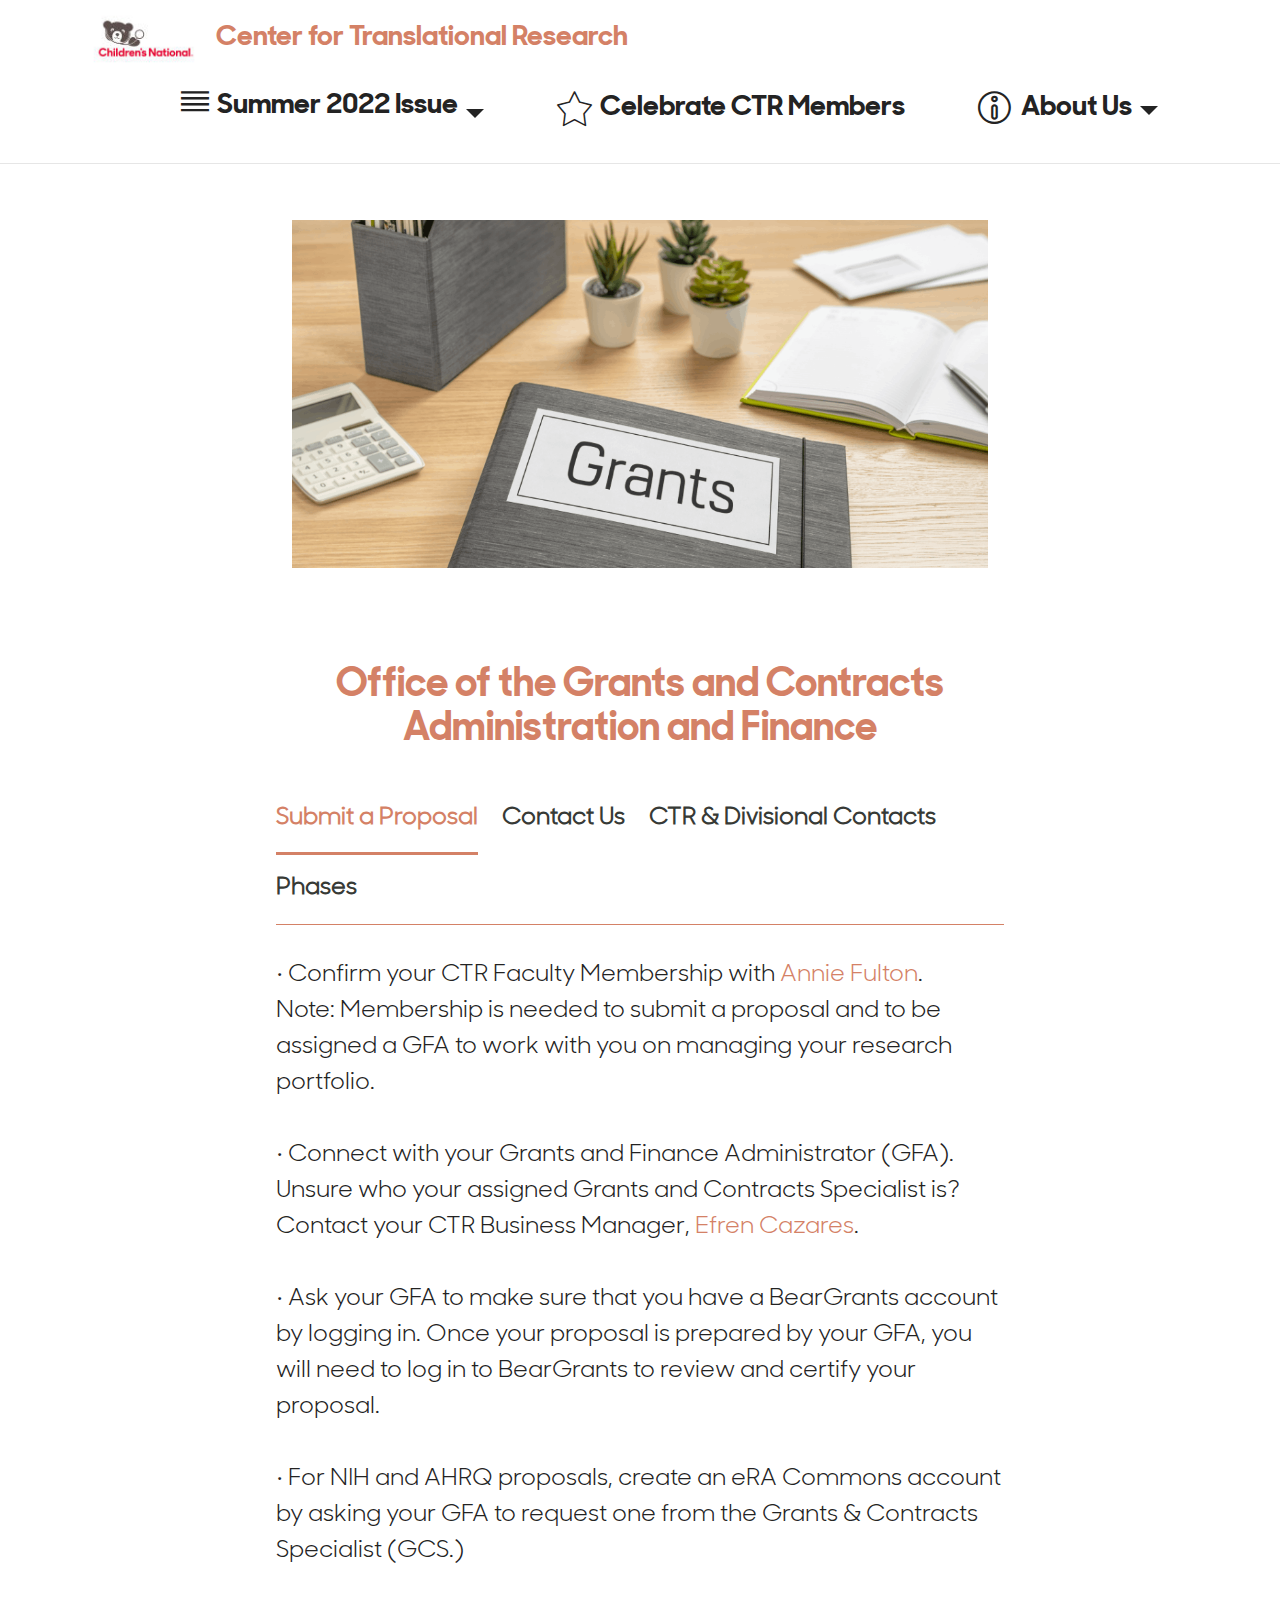
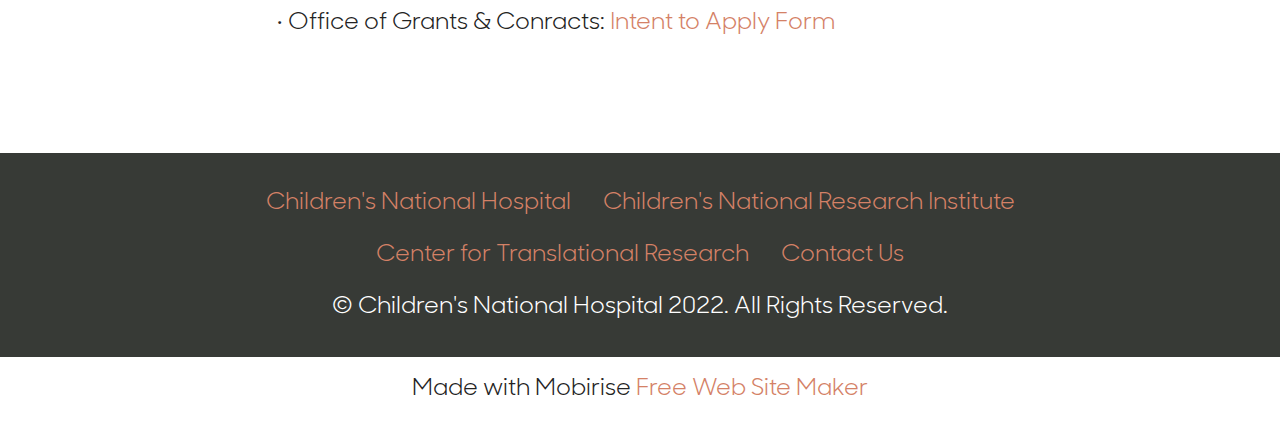
<file: GrantsContracts.html>
<!DOCTYPE html>
<html  >
<head>
  <!-- Site made with Mobirise Website Builder v5.6.11, https://mobirise.com -->
  <meta charset="UTF-8">
  <meta http-equiv="X-UA-Compatible" content="IE=edge">
  <meta name="generator" content="Mobirise v5.6.11, mobirise.com">
  <meta name="twitter:card" content="summary_large_image"/>
  <meta name="twitter:image:src" content="">
  <meta property="og:image" content="">
  <meta name="twitter:title" content="GrantsandContracts">
  <meta name="viewport" content="width=device-width, initial-scale=1, minimum-scale=1">
  <link rel="shortcut icon" href="assets/images/cn-master-rgb-hires-lg-121x63.jpg" type="image/x-icon">
  <meta name="description" content="">
  
  
  <title>GrantsandContracts</title>
  <link rel="stylesheet" href="assets/web/assets/mobirise-icons2/mobirise2.css">
  <link rel="stylesheet" href="assets/web/assets/mobirise-icons/mobirise-icons.css">
  <link rel="stylesheet" href="assets/web/assets/mobirise-icons-bold/mobirise-icons-bold.css">
  <link rel="stylesheet" href="assets/bootstrap/css/bootstrap.min.css">
  <link rel="stylesheet" href="assets/bootstrap/css/bootstrap-grid.min.css">
  <link rel="stylesheet" href="assets/bootstrap/css/bootstrap-reboot.min.css">
  <link rel="stylesheet" href="assets/dropdown/css/style.css">
  <link rel="stylesheet" href="assets/socicon/css/styles.css">
  <link rel="stylesheet" href="assets/theme/css/style.css">
  <link href="assets/fonts/style.css" rel="stylesheet">
  <link rel="preload" as="style" href="assets/mobirise/css/mbr-additional.css"><link rel="stylesheet" href="assets/mobirise/css/mbr-additional.css" type="text/css">
  
  
  
  
</head>
<body>
  
  <section data-bs-version="5.1" class="menu cid-teAx02egyD" once="menu" id="menu1-z">
    
    <nav class="navbar navbar-dropdown navbar-fixed-top navbar-expand-lg">
        <div class="container">
            <div class="navbar-brand">
                <span class="navbar-logo">
                    <a href="https://childrensnational.org/research/center-for-translational-researchhttps://childrensnational.org/research/center-for-translational-research" target="_blank">
                        <img src="assets/images/cn-master-rgb-hires-lg-121x63.jpg" alt="Mobirise Website Builder" style="height: 3.8rem;">
                    </a>
                </span>
                <span class="navbar-caption-wrap"><a class="navbar-caption text-danger text-primary display-4" href="https://childrensnational.org/research/center-for-translational-research" target="_blank">Center for Translational Research</a></span>
            </div>
            <button class="navbar-toggler" type="button" data-toggle="collapse" data-bs-toggle="collapse" data-target="#navbarSupportedContent" data-bs-target="#navbarSupportedContent" aria-controls="navbarNavAltMarkup" aria-expanded="false" aria-label="Toggle navigation">
                <div class="hamburger">
                    <span></span>
                    <span></span>
                    <span></span>
                    <span></span>
                </div>
            </button>
            <div class="collapse navbar-collapse" id="navbarSupportedContent">
                <ul class="navbar-nav nav-dropdown nav-right" data-app-modern-menu="true"><li class="nav-item dropdown"><a class="nav-link link dropdown-toggle text-black display-4" href="https://mobirise.com" data-toggle="dropdown-submenu" data-bs-toggle="dropdown" data-bs-auto-close="outside" aria-expanded="false"><p><span class="mobi-mbri mobi-mbri-align-justify mbr-iconfont mbr-iconfont-btn"></span>Summer 2022 Issue</p></a><div class="dropdown-menu" aria-labelledby="dropdown-721"><a class="dropdown-item text-black text-primary display-4" href="index.html">Homepage<br></a><a class="text-black show dropdown-item text-primary display-4" href="FacultyNews.html">Faculty News</a><a class="show dropdown-item text-black text-primary display-4" href="CTRMembers.html">CTR Members<br></a><a class="show dropdown-item text-black text-primary display-4" href="ResearchResources.html">Research Resources</a><a class="show dropdown-item text-black text-primary display-4" href="GrantsContracts.html">Grants &amp; Contracts</a><div class="dropdown"><a class="dropdown-item text-black dropdown-toggle display-4" href="https://mobirise.com" data-toggle="dropdown-submenu" data-bs-toggle="dropdown" data-bs-auto-close="outside" aria-expanded="false">Archived Newsletter</a><div class="dropdown-menu dropdown-submenu" aria-labelledby="dropdown-801"><a class="show dropdown-item text-black text-primary display-4" href="https://ctrinfo.github.io/NewsletterF19/" target="_blank">2019 Fall</a><div class="dropdown"><a class="dropdown-item text-black dropdown-toggle display-4" href="https://mobirise.com" data-toggle="dropdown-submenu" data-bs-toggle="dropdown" data-bs-auto-close="outside" aria-expanded="false">2020</a><div class="dropdown-menu dropdown-submenu" aria-labelledby="dropdown-301"><a class="show dropdown-item text-black text-primary display-4" href="https://ctrinfo.github.io/NewsletterWinter2020/index.html" target="_blank">Winter '20</a><a class="show dropdown-item text-black text-primary display-4" href="https://ctrinfo.github.io/NewsletterSP20/ResearchResources.html" target="_blank">Spring '20</a><a class="dropdown-item text-black show text-primary display-4" href="https://ctrinfo.github.io/ConnectorsCornerSF20/index.html" target="_blank">Summer|Fall '20</a></div></div><div class="dropdown"><a class="dropdown-item text-black dropdown-toggle display-4" href="https://mobirise.com" data-toggle="dropdown-submenu" data-bs-toggle="dropdown" data-bs-auto-close="outside" aria-expanded="false">2021</a><div class="dropdown-menu dropdown-submenu" aria-labelledby="dropdown-345"><a class="dropdown-item text-black show text-primary display-4" href="https://ctrinfo.github.io/ccW21/" target="_blank">Winter '21</a><a class="dropdown-item text-black show text-primary display-4" href="https://ctrinfo.github.io/CCS21/index.html" target="_blank">Spring '21</a><a class="dropdown-item text-black show text-primary display-4" href="https://ctrinfo.github.io/CCSUMR21/ " target="_blank">Summer '21</a><a class="dropdown-item text-black text-primary display-4" href="https://ctrinfo.github.io/CCFall2021/index.html " target="_blank">Fall '21</a></div></div><div class="dropdown"><a class="dropdown-item text-black dropdown-toggle display-4" href="https://mobirise.com" data-toggle="dropdown-submenu" data-bs-toggle="dropdown" data-bs-auto-close="outside" aria-expanded="false">2022</a><div class="dropdown-menu dropdown-submenu" aria-labelledby="dropdown-705"><a class="dropdown-item text-black show text-primary display-4" href="https://ctrinfo.github.io/CCWinter2022/ " target="_blank">Winter '22</a><a class="dropdown-item text-black show text-primary display-4" href="https://ctrinfo.github.io/ConnectorsCornerSpring22/" target="_blank">Spring '22</a></div></div></div></div></div></li><li class="nav-item"><a class="nav-link link text-black text-primary display-4" href="CTRForm.html" target="_blank"><span class="mbri-star mbr-iconfont mbr-iconfont-btn"></span>Celebrate CTR Members</a></li>
                    <li class="nav-item dropdown"><a class="nav-link link text-black dropdown-toggle display-4" href="https://mobirise.com" data-toggle="dropdown-submenu" data-bs-toggle="dropdown" data-bs-auto-close="outside" aria-expanded="false"><span class="mbrib-info mbr-iconfont mbr-iconfont-btn"></span>
                            About Us</a><div class="dropdown-menu" aria-labelledby="dropdown-423"><a class="text-black dropdown-item text-primary display-4" href="CTRLeadership.html">CTR Leadership</a><a class="text-black show dropdown-item text-primary display-4" href="https://childrensnational.org/research/center-for-translational-research" target="_blank">CTR</a></div></li></ul>
                
                
            </div>
        </div>
    </nav>

</section>

<section data-bs-version="5.1" class="image3 cid-teSTMDAlrV" id="image3-2h">
    

    
    

    <div class="container-fluid">
        <div class="row justify-content-center">
            <div class="col-12 col-lg-7">
                <div class="image-wrapper">
                    <img src="assets/images/grants-1024x512.png" alt="Mobirise Website Builder">
                    
                </div>
            </div>
        </div>
    </div>
</section>

<section data-bs-version="5.1" class="tabs content18 cid-teSTbOIJwE" id="tabs1-2e">

    

    
    
    <div class="container">
        <div class="row justify-content-center">
            <div class="col-12 col-md-8">
                <h3 class="mbr-section-title mb-0 mbr-fonts-style display-2">
                    <strong>Office of the Grants and Contracts Administration and Finance</strong></h3>
                
            </div>
        </div>
        <div class="row justify-content-center mt-4">
            <div class="col-12 col-md-8">
                <ul class="nav nav-tabs mb-4" role="tablist">
                    <li class="nav-item first mbr-fonts-style"><a class="nav-link mbr-fonts-style show active display-7" role="tab" data-toggle="tab" data-bs-toggle="tab" href="#tabs1-2e_tab0" aria-selected="true"><strong>Submit a Proposal</strong></a></li>
                    <li class="nav-item"><a class="nav-link mbr-fonts-style active display-7" role="tab" data-toggle="tab" data-bs-toggle="tab" href="#tabs1-2e_tab1" aria-selected="true"><strong>Contact Us</strong></a></li>
                    <li class="nav-item"><a class="nav-link mbr-fonts-style active display-7" role="tab" data-toggle="tab" data-bs-toggle="tab" href="#tabs1-2e_tab2" aria-selected="true"><strong>CTR &amp; Divisional Contacts</strong></a></li>
                    <li class="nav-item">
                        <a class="nav-link mbr-fonts-style display-7" role="tab" data-toggle="tab" data-bs-toggle="tab" href="#tab4" aria-selected="true">
                            <strong>Phases</strong>
                        </a>
                    </li>
                    
                    
                </ul>
                <div class="tab-content">
                    <div id="tab1" class="tab-pane in active" role="tabpanel">
                        <div class="row">
                            <div class="col-md-12">
                                <p class="mbr-text mbr-fonts-style display-7">• Confirm your CTR Faculty Membership with <a href="mailto:afulton@childrensnational.org" class="text-primary">Annie Fulton</a>.<br>Note: Membership is needed to submit a proposal and to be assigned a GFA to work with you on managing your research portfolio.<br><br>• Connect with your Grants and Finance Administrator (GFA). Unsure who your assigned Grants and Contracts Specialist is? Contact your CTR Business Manager, <a href="mailto:ecazares@childrensnational.org" class="text-primary">Efren Cazares</a>.<br><br>• Ask your GFA to make sure that you have a BearGrants account by logging in. Once your proposal is prepared by your GFA, you will need to log in to BearGrants to review and certify your proposal.<br><br>• For NIH and AHRQ proposals, create an eRA Commons account by asking your GFA to request one from the Grants &amp; Contracts Specialist (GCS.)<br>  <br>• Office of Grants &amp; Conracts: <a href="https://beargrants.childrensnational.org/Grants/sd/PublicCustomLayouts/IntakeForm?DestURL=IntakeFormComplete" class="text-primary" target="_blank">Intent to Apply Form</a></p>
                            </div>
                        </div>
                    </div>
                    <div id="tab2" class="tab-pane" role="tabpanel">
                        <div class="row">
                            <div class="col-md-12">
                                <p class="mbr-text mbr-fonts-style display-7"><strong>BUSINESS OFFICE<br></strong>• <a href="mailto:ecazares@childrensnational.org" class="text-primary">Efren Cazares</a>, Business Manager<br>• Rachael Jones, Grants &amp; Finance Administrator<br>• Naveed Sheikh, Grants &amp; Finance Administrator<br>• Dominique Stokes, Grants &amp; Finance Administrator<br><br><br><strong>GRANTS AND CONTRACTS OFFICE<br></strong>• Vacant: Director<br>• <a href="mailto:chohenlo@childrensnational.org" class="text-primary">Conrad Hohenlohe</a>, Supervisor<br>• Reza Haidari, Grants &amp; Contacts Specialist<br>• Stephanie Hairston, Grants &amp; Contacts Specialist<br><br><br><strong>GRANTS ACCOUNTING OFFICE</strong><br>• <a href="mailto:lmontgome@childrensnational.org" class="text-primary">Lovetta Montgomery</a>, Director<br>• Victoire Ngo Bikoi, Grants Accountant<br>• Thi Mai, Grants Accountant</p>
                            </div>
                        </div>
                    </div>
                    <div id="tab3" class="tab-pane" role="tabpanel">
                        <div class="row">
                            <div class="col-md-12">
                                <p class="mbr-text mbr-fonts-style display-7">For general HR Functions, Payroll Changes, FTE Changes, please contact:<br><br>FACULTY OR STAFF APPOINTED TO THE CENTER FOR TRANSLATIONAL RESEARCH<br>• <a href="mailto:afulton@childrensnational.org" class="text-primary">Annie Fulton</a>, Sr. Research Center Manager<br><br>FACULTY OR STAFF THAT ARE APPOINTED TO A CLINICAL DIVISION<br>Goldberg Center for Community Pediatric Health<br>Divisions: Emergency Medicine, Adolescent Medicine, Child and Adolescent Protection, Dermatology, General and Community Pediatrics, and Oral Health<br>• <a href="mailto:thassan@childrensnational.org" class="text-primary">Tawanza Hassan</a>, Center Director<br><br>Center for Cancer and Blood Disorders<br>Divisions: Allergy and Immunology, Blood and Marrow Transplant, Hematology, Pathology and laboratory Medicine, Oncology, Pathology, Pharmacy, and Rheumatology<br>• <a href="mailto:gfrancoi@childrensnational.org" class="text-primary">George Francois</a>, Center Director<br><br>Hospital Based Specialties and Chief Medical Office<br>Divisions: Critical Care Medicine, Diagnostic Imaging and Radiology, Endocrinology, Fetal and Transitional Medicine, Genetics and Metabolism, Hospitalist Medicine, Neonatology, Infectious Disease, Nephrology, and Pulmonary and Sleep Medicine<br>• <a href="mailto:abarnes@childrensnational.org" class="text-primary">Agnese Barnes</a>, Director of Operations and Business Development<br><br>Neurosciences Center of Excellence Admin<br>Divisions: Developmental Pediatrics, General Child Neurology, Hearing and Speech, Neurophysiology, Epilepsy and Neuro ICU, Neurophysiology, Neurosurgery, Physical Medicine &amp; Rehab, Psychiatry, and Psychology<br>• <a href="mailto:jvillong@childrensnational.org" class="text-primary">Jocelyn Villongco</a>, Center Director<br><br>Surgery Center of Excellence Admin<br>Divisions: Anesthesiology, Pain and Perioperative Medicine, Gastroenterology, Hepatology &amp; Nutrition Services, Ophthalmology, Orthopedic Surgery and Sports Medicine, Otolaryngology, General and Thoracic Surgery, Plastic and Reconstructive Surgery, Trauma and Burn Services and Urology<br>• <a href="mailto:scallico@childrensnational.org" class="text-primary">Susan Callicott</a>, Center Director<br><br>Heart Institute<br>Divisions: Cardiac Intensive Care, Cardiology, and Cardiovascular Surgery<br>• <a href="mailto:acamel2@childrensnational.org" class="text-primary">Anthony Camel</a>, Center Director</p>
                            </div>
                        </div>
                    </div>
                    <div id="tab4" class="tab-pane" role="tabpanel">
                        <div class="row">
                            <div class="col-md-12">
                                <p class="mbr-text mbr-fonts-style display-7">
                                    Free Website Builder offers a huge collection of 2500+ website blocks, templates and
                                    themes with thousands flexible options. Combine blocks from different themes to
                                    create a unique mix.</p>
                            </div>
                        </div>
                    </div>
                    
                    
                </div>
            </div>
        </div>
    </div>
</section>

<section data-bs-version="5.1" class="footer3 cid-teAx02GTUd" once="footers" id="footer3-10">

    

    

    <div class="container">
        <div class="media-container-row align-center mbr-white">
            <div class="row row-links">
                <ul class="foot-menu">
                    
                    
                    
                    
                    
                <li class="foot-menu-item mbr-fonts-style display-7"><a href="https://childrensnational.org/" class="text-primary" target="_blank">Children's National Hospital</a></li><li class="foot-menu-item mbr-fonts-style display-7"><a href="https://childrensnational.org/research" class="text-primary" target="_blank">Children's National Research Institute</a></li><li class="foot-menu-item mbr-fonts-style display-7"><a href="https://childrensnational.org/research/center-for-translational-research" class="text-primary" target="_blank">Center for Translational Research</a></li><li class="foot-menu-item mbr-fonts-style display-7"><a href="mailto:CTRAdmin@childrensnational.org" class="text-primary">Contact Us</a></li></ul>
            </div>
            
            <div class="row row-copirayt">
                <p class="mbr-text mb-0 mbr-fonts-style mbr-white align-center display-7">
                    © Children's National Hospital 2022. All Rights Reserved.
                </p>
            </div>
        </div>
    </div>
</section><section class="display-7" style="padding: 0;align-items: center;justify-content: center;flex-wrap: wrap;    align-content: center;display: flex;position: relative;height: 4rem;"><a href="https://mobiri.se/1510620" style="flex: 1 1;height: 4rem;position: absolute;width: 100%;z-index: 1;"><img alt="" style="height: 4rem;" src="[data-uri]"></a><p style="margin: 0;text-align: center;" class="display-7">Made with Mobirise &#8204;</p><a style="z-index:1" href="https://mobirise.com/website-maker.html">Free Web Site Maker</a></section><script src="assets/bootstrap/js/bootstrap.bundle.min.js"></script>  <script src="assets/smoothscroll/smooth-scroll.js"></script>  <script src="assets/ytplayer/index.js"></script>  <script src="assets/mbr-tabs/mbr-tabs.js"></script>  <script src="assets/dropdown/js/navbar-dropdown.js"></script>  <script src="assets/theme/js/script.js"></script>  
  
  
 <div id="scrollToTop" class="scrollToTop mbr-arrow-up"><a style="text-align: center;"><i class="mbr-arrow-up-icon mbr-arrow-up-icon-cm cm-icon cm-icon-smallarrow-up"></i></a></div>
  </body>
</html>
</file>
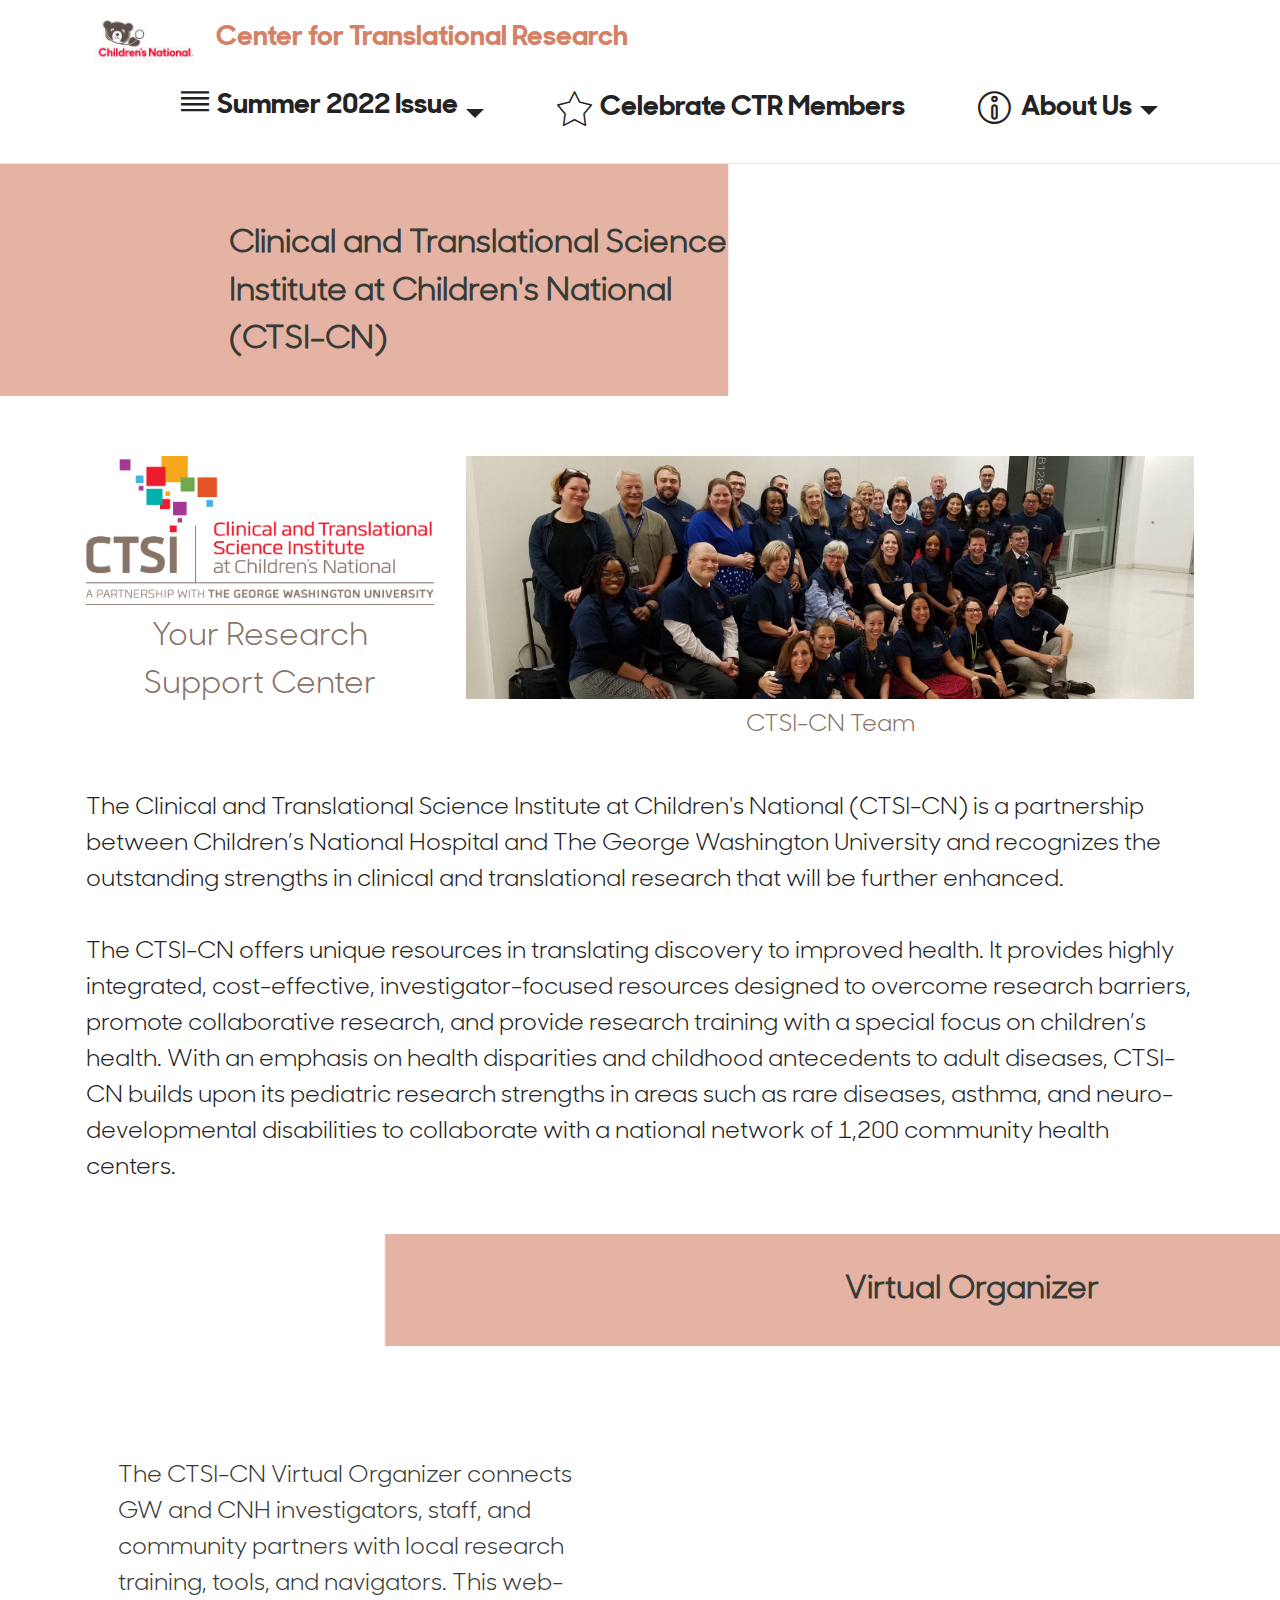
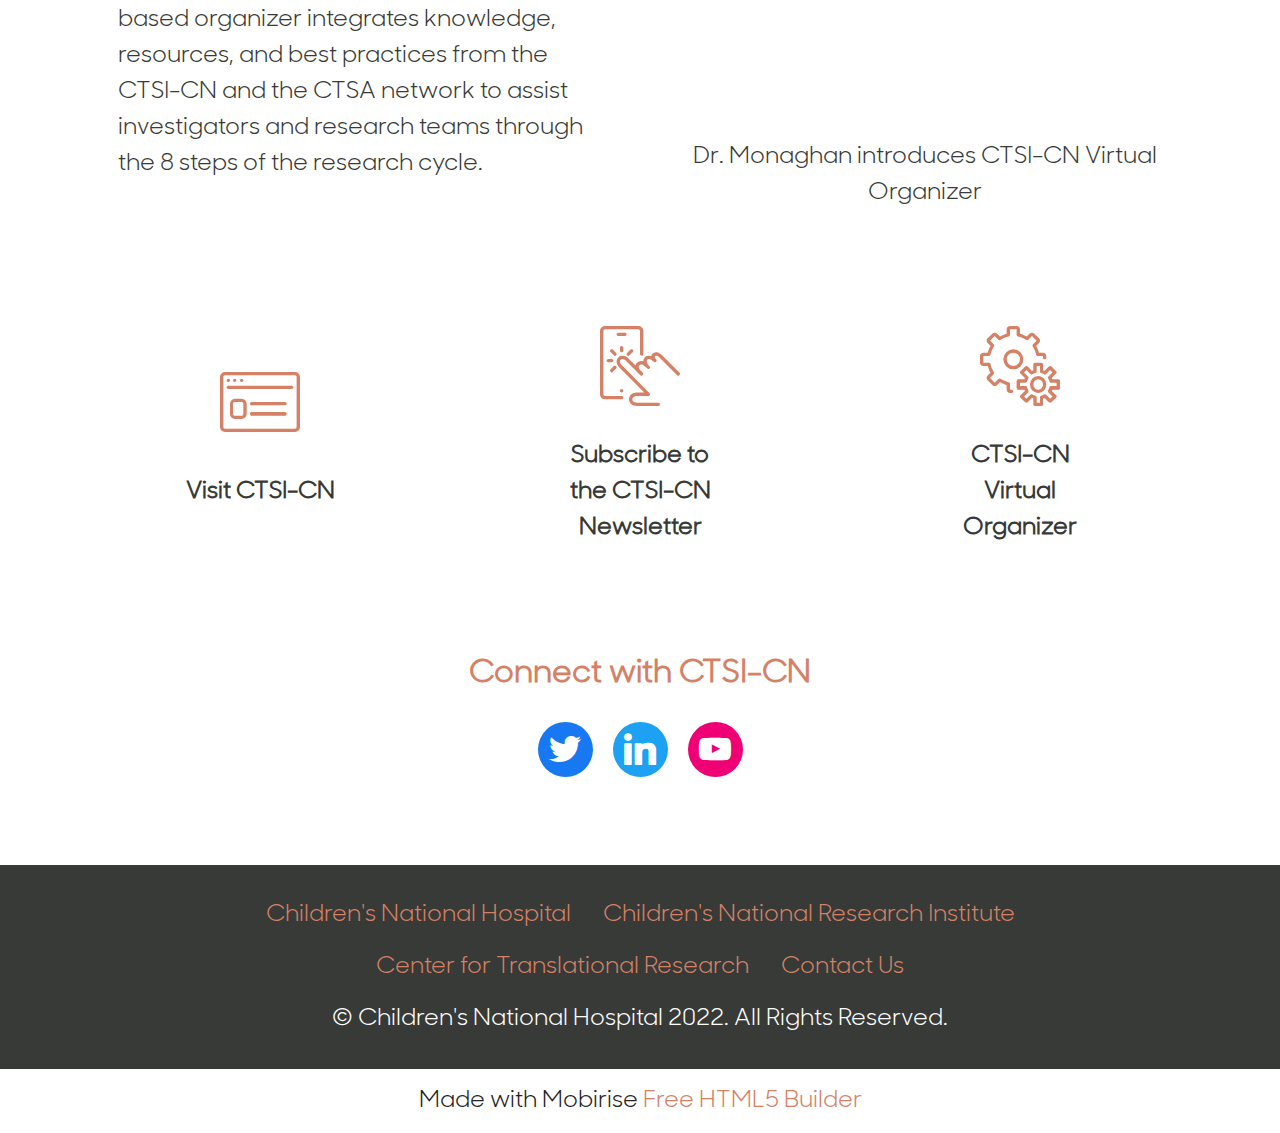
<file: ResearchResources.html>
<!DOCTYPE html>
<html  >
<head>
  <!-- Site made with Mobirise Website Builder v5.6.11, https://mobirise.com -->
  <meta charset="UTF-8">
  <meta http-equiv="X-UA-Compatible" content="IE=edge">
  <meta name="generator" content="Mobirise v5.6.11, mobirise.com">
  <meta name="twitter:card" content="summary_large_image"/>
  <meta name="twitter:image:src" content="">
  <meta property="og:image" content="">
  <meta name="twitter:title" content="Research Resources">
  <meta name="viewport" content="width=device-width, initial-scale=1, minimum-scale=1">
  <link rel="shortcut icon" href="assets/images/cn-master-rgb-hires-lg-121x63.jpg" type="image/x-icon">
  <meta name="description" content="">
  
  
  <title>Research Resources</title>
  <link rel="stylesheet" href="assets/web/assets/mobirise-icons2/mobirise2.css">
  <link rel="stylesheet" href="assets/web/assets/mobirise-icons/mobirise-icons.css">
  <link rel="stylesheet" href="assets/web/assets/mobirise-icons-bold/mobirise-icons-bold.css">
  <link rel="stylesheet" href="assets/bootstrap/css/bootstrap.min.css">
  <link rel="stylesheet" href="assets/bootstrap/css/bootstrap-grid.min.css">
  <link rel="stylesheet" href="assets/bootstrap/css/bootstrap-reboot.min.css">
  <link rel="stylesheet" href="assets/dropdown/css/style.css">
  <link rel="stylesheet" href="assets/socicon/css/styles.css">
  <link rel="stylesheet" href="assets/theme/css/style.css">
  <link href="assets/fonts/style.css" rel="stylesheet">
  <link rel="preload" as="style" href="assets/mobirise/css/mbr-additional.css"><link rel="stylesheet" href="assets/mobirise/css/mbr-additional.css" type="text/css">
  
  
  
  
</head>
<body>
  
  <section data-bs-version="5.1" class="menu cid-teAwVnHSl1" once="menu" id="menu1-w">
    
    <nav class="navbar navbar-dropdown navbar-fixed-top navbar-expand-lg">
        <div class="container">
            <div class="navbar-brand">
                <span class="navbar-logo">
                    <a href="https://childrensnational.org/research/center-for-translational-researchhttps://childrensnational.org/research/center-for-translational-research" target="_blank">
                        <img src="assets/images/cn-master-rgb-hires-lg-121x63.jpg" alt="Mobirise Website Builder" style="height: 3.8rem;">
                    </a>
                </span>
                <span class="navbar-caption-wrap"><a class="navbar-caption text-danger text-primary display-4" href="https://childrensnational.org/research/center-for-translational-research" target="_blank">Center for Translational Research</a></span>
            </div>
            <button class="navbar-toggler" type="button" data-toggle="collapse" data-bs-toggle="collapse" data-target="#navbarSupportedContent" data-bs-target="#navbarSupportedContent" aria-controls="navbarNavAltMarkup" aria-expanded="false" aria-label="Toggle navigation">
                <div class="hamburger">
                    <span></span>
                    <span></span>
                    <span></span>
                    <span></span>
                </div>
            </button>
            <div class="collapse navbar-collapse" id="navbarSupportedContent">
                <ul class="navbar-nav nav-dropdown nav-right" data-app-modern-menu="true"><li class="nav-item dropdown"><a class="nav-link link dropdown-toggle text-black display-4" href="https://mobirise.com" data-toggle="dropdown-submenu" data-bs-toggle="dropdown" data-bs-auto-close="outside" aria-expanded="false"><p><span class="mobi-mbri mobi-mbri-align-justify mbr-iconfont mbr-iconfont-btn"></span>Summer 2022 Issue</p></a><div class="dropdown-menu" aria-labelledby="dropdown-721"><a class="dropdown-item text-black text-primary display-4" href="index.html">Homepage<br></a><a class="text-black show dropdown-item text-primary display-4" href="FacultyNews.html">Faculty News</a><a class="show dropdown-item text-black text-primary display-4" href="CTRMembers.html">CTR Members<br></a><a class="show dropdown-item text-black text-primary display-4" href="ResearchResources.html">Research Resources</a><a class="show dropdown-item text-black text-primary display-4" href="GrantsContracts.html">Grants &amp; Contracts</a><div class="dropdown"><a class="dropdown-item text-black dropdown-toggle display-4" href="https://mobirise.com" data-toggle="dropdown-submenu" data-bs-toggle="dropdown" data-bs-auto-close="outside" aria-expanded="false">Archived Newsletter</a><div class="dropdown-menu dropdown-submenu" aria-labelledby="dropdown-801"><a class="show dropdown-item text-black text-primary display-4" href="https://ctrinfo.github.io/NewsletterF19/" target="_blank">2019 Fall</a><div class="dropdown"><a class="dropdown-item text-black dropdown-toggle display-4" href="https://mobirise.com" data-toggle="dropdown-submenu" data-bs-toggle="dropdown" data-bs-auto-close="outside" aria-expanded="false">2020</a><div class="dropdown-menu dropdown-submenu" aria-labelledby="dropdown-301"><a class="show dropdown-item text-black text-primary display-4" href="https://ctrinfo.github.io/NewsletterWinter2020/index.html" target="_blank">Winter '20</a><a class="show dropdown-item text-black text-primary display-4" href="https://ctrinfo.github.io/NewsletterSP20/ResearchResources.html" target="_blank">Spring '20</a><a class="dropdown-item text-black show text-primary display-4" href="https://ctrinfo.github.io/ConnectorsCornerSF20/index.html" target="_blank">Summer|Fall '20</a></div></div><div class="dropdown"><a class="dropdown-item text-black dropdown-toggle display-4" href="https://mobirise.com" data-toggle="dropdown-submenu" data-bs-toggle="dropdown" data-bs-auto-close="outside" aria-expanded="false">2021</a><div class="dropdown-menu dropdown-submenu" aria-labelledby="dropdown-345"><a class="dropdown-item text-black show text-primary display-4" href="https://ctrinfo.github.io/ccW21/" target="_blank">Winter '21</a><a class="dropdown-item text-black show text-primary display-4" href="https://ctrinfo.github.io/CCS21/index.html" target="_blank">Spring '21</a><a class="dropdown-item text-black show text-primary display-4" href="https://ctrinfo.github.io/CCSUMR21/ " target="_blank">Summer '21</a><a class="dropdown-item text-black text-primary display-4" href="https://ctrinfo.github.io/CCFall2021/index.html " target="_blank">Fall '21</a></div></div><div class="dropdown"><a class="dropdown-item text-black dropdown-toggle display-4" href="https://mobirise.com" data-toggle="dropdown-submenu" data-bs-toggle="dropdown" data-bs-auto-close="outside" aria-expanded="false">2022</a><div class="dropdown-menu dropdown-submenu" aria-labelledby="dropdown-705"><a class="dropdown-item text-black show text-primary display-4" href="https://ctrinfo.github.io/CCWinter2022/ " target="_blank">Winter '22</a><a class="dropdown-item text-black show text-primary display-4" href="https://ctrinfo.github.io/ConnectorsCornerSpring22/" target="_blank">Spring '22</a></div></div></div></div></div></li><li class="nav-item"><a class="nav-link link text-black text-primary display-4" href="CTRForm.html" target="_blank"><span class="mbri-star mbr-iconfont mbr-iconfont-btn"></span>Celebrate CTR Members</a></li>
                    <li class="nav-item dropdown"><a class="nav-link link text-black dropdown-toggle display-4" href="https://mobirise.com" data-toggle="dropdown-submenu" data-bs-toggle="dropdown" data-bs-auto-close="outside" aria-expanded="false"><span class="mbrib-info mbr-iconfont mbr-iconfont-btn"></span>
                            About Us</a><div class="dropdown-menu" aria-labelledby="dropdown-423"><a class="text-black dropdown-item text-primary display-4" href="CTRLeadership.html">CTR Leadership</a><a class="text-black show dropdown-item text-primary display-4" href="https://childrensnational.org/research/center-for-translational-research" target="_blank">CTR</a></div></li></ul>
                
                
            </div>
        </div>
    </nav>

</section>

<section data-bs-version="5.1" class="content4 cid-tffAzukLew" id="content4-2j">
    

    
    <div class="mbr-overlay" style="opacity: 0.4; background-color: rgb(255, 255, 255);">
    </div>
    <div class="container">
        <div class="row justify-content-center">
            <div class="title col-md-12 col-lg-9">
                <h3 class="mbr-section-title mbr-fonts-style align-center mb-4 display-5">
                    <strong>Clinical and Translational Science</strong><br><strong>Institute at Children's National</strong><br><strong>(CTSI-CN)</strong></h3>
                
                
            </div>
        </div>
    </div>
</section>

<section data-bs-version="5.1" class="image5 cid-tffArGR6Gg" id="image5-2i">
    
    
    
    <div class="container">
        <div class="row">
            <div class="col-12 col-md-12">
                <div class="row">
                    <div class="col-12 col-lg-4">
                        <div class="img-item mb-3">
                            <img src="assets/images/ctsi-logo-4c-transparent-1696x726.png" alt="Mobirise Website Builder">
                            <p class="mbr-fonts-style align-center mt-2 display-5">Your Research <br>Support Center</p>
                        </div>
                    </div>
                    <div class="col-12 col-lg">
                        <div class="img-item mb-3">
                            <img src="assets/images/ctsicn-1256x419.jpg" alt="Mobirise Website Builder">
                            <p class="mbr-fonts-style align-center mt-2 display-7">CTSI-CN Team</p>
                        </div>
                    </div>
                </div>
            </div>
        </div>
    </div>
</section>

<section data-bs-version="5.1" class="content5 cid-tffEaEW38c" id="content5-2n">
    
    <div class="container">
        <div class="row justify-content-center">
            <div class="col-md-12 col-lg-12">
                
                
                <p class="mbr-text mbr-fonts-style display-7">The Clinical and Translational Science Institute at Children's National (CTSI-CN) is a partnership between Children’s National Hospital and The George Washington University and recognizes the outstanding strengths in clinical and translational research that will be further enhanced.<br><br>The CTSI-CN offers unique resources in translating discovery to improved health. It provides highly integrated, cost-effective, investigator-focused resources designed to overcome research barriers, promote collaborative research, and provide research training with a special focus on children’s health. With an emphasis on health disparities and childhood antecedents to adult diseases, CTSI-CN builds upon its pediatric research strengths in areas such as rare diseases, asthma, and neuro-developmental disabilities to collaborate with a national network of 1,200 community health centers.</p>
            </div>
        </div>
    </div>
</section>

<section data-bs-version="5.1" class="content4 cid-tffCnsDgY4" id="content4-2k">
    

    
    <div class="mbr-overlay" style="opacity: 0.4; background-color: rgb(255, 255, 255);">
    </div>
    <div class="container">
        <div class="row justify-content-center">
            <div class="title col-md-12 col-lg-10">
                <h3 class="mbr-section-title mbr-fonts-style align-center mb-4 display-5"><strong>Virtual Organizer</strong></h3>
                
                
            </div>
        </div>
    </div>
</section>

<section data-bs-version="5.1" class="video5 cid-tffCUXYOa7" id="video5-2m">
    

    
    
    <div class="container">
        <div class="title-wrapper mb-5">
            
        </div>
        <div class="row align-items-center">
            <div class="col-12 col-lg-6 video-block">
                <div class="video-wrapper"><iframe class="mbr-embedded-video" src="https://www.youtube.com/embed/071TZZvoOtk?rel=0&amp;amp;mute=1&amp;showinfo=0&amp;autoplay=0&amp;loop=0" width="1280" height="720" frameborder="0" allowfullscreen></iframe></div>
                <p class="mbr-description pt-2 mbr-fonts-style display-7">
                    Dr. Monaghan introduces CTSI-CN Virtual Organizer</p>
            </div>
            <div class="col-12 col-lg">
                <div class="text-wrapper">
                    
                    <p class="mbr-text mbr-fonts-style display-7">
                        The CTSI-CN Virtual Organizer connects GW and CNH investigators, staff, and community partners with local research training, tools, and navigators. This web-based organizer integrates knowledge, resources, and best practices from the CTSI-CN and the CTSA network to assist investigators and research teams through the 8 steps of the research cycle.</p>
                </div>
            </div>
        </div>
    </div>
</section>

<section data-bs-version="5.1" class="features13 cid-tffRN3KlH4" id="features14-2s">
    

    
    
    <div class="container">
        <div class="row">
            
            <div class="card col-12 col-md-4 col-lg-2 p-3">
                <div class="card-wrapper">
                    <div class="card-box align-center">
                        <a href="https://ctsicn.org/" target="_blank"><span class="mbr-iconfont mbri-sites"></span></a>
                        <h4 class="card-title align-center mbr-black mbr-fonts-style display-7">
                            <strong>Visit CTSI-CN</strong></h4>
                    </div>
                </div>
            </div>
            <div class="card p-3 col-12 col-md-4 col-lg-2">
                <div class="card-wrapper">
                    <div class="card-box align-center">
                        <a href="https://ctsicn.org/join" target="_blank"><span class="mbr-iconfont mbri-touch"></span></a>
                        <h4 class="card-title align-center mbr-black mbr-fonts-style display-7">
                            <strong>Subscribe to the CTSI-CN Newsletter</strong></h4>
                    </div>
                </div>
            </div>
            <div class="card p-3 col-12 col-md-4 col-lg-2">
                <div class="card-wrapper">
                    <div class="card-box align-center">
                        <a href="https://ctsicn.org/virtual-organizer" target="_blank"><span class="mbr-iconfont mbri-setting"></span></a>
                        <h4 class="card-title align-center mbr-black mbr-fonts-style display-7"><strong>CTSI-CN </strong><br><strong>Virtual Organizer</strong></h4>
                    </div>
                </div>
            </div>
            
            
            
        </div>
    </div>
</section>

<section data-bs-version="5.1" class="share3 cid-tffEw9CX6n" id="share3-2o">
    
     
    
    
    

    <div class="container">
        <div class="media-container-row">
            <div class="col-12">
                <h3 class="mbr-section-title align-center mb-3 mbr-fonts-style display-5"><strong>Connect with CTSI-CN</strong></h3>
                <div class="social-list align-center">
                   
                    <a class="iconfont-wrapper bg-facebook m-2 " target="_blank" href="https://mobiri.se">
                            <span class="socicon-twitter socicon"></span>
                        </a>
                        <a class="iconfont-wrapper bg-twitter m-2" href="https://www.linkedin.com/company/ctsicn" target="_blank">
                            <span class="socicon-linkedin socicon"></span>
                        </a>
                        <a class="iconfont-wrapper bg-instagram m-2" href="https://www.youtube.com/channel/UCj7ALvWY_l9mTtv6rPsqdqA" target="_blank">
                            <span class="socicon-youtube socicon"></span>
                        </a>
                        
                        
                        
                        
                        
                        
                        
                        
                </div>
            </div>
        </div>
    </div>
</section>

<section data-bs-version="5.1" class="footer3 cid-teAwVo4Anl" once="footers" id="footer3-x">

    

    

    <div class="container">
        <div class="media-container-row align-center mbr-white">
            <div class="row row-links">
                <ul class="foot-menu">
                    
                    
                    
                    
                    
                <li class="foot-menu-item mbr-fonts-style display-7"><a href="https://childrensnational.org/" class="text-primary" target="_blank">Children's National Hospital</a></li><li class="foot-menu-item mbr-fonts-style display-7"><a href="https://childrensnational.org/research" class="text-primary" target="_blank">Children's National Research Institute</a></li><li class="foot-menu-item mbr-fonts-style display-7"><a href="https://childrensnational.org/research/center-for-translational-research" class="text-primary" target="_blank">Center for Translational Research</a></li><li class="foot-menu-item mbr-fonts-style display-7"><a href="mailto:CTRAdmin@childrensnational.org" class="text-primary">Contact Us</a></li></ul>
            </div>
            
            <div class="row row-copirayt">
                <p class="mbr-text mb-0 mbr-fonts-style mbr-white align-center display-7">
                    © Children's National Hospital 2022. All Rights Reserved.
                </p>
            </div>
        </div>
    </div>
</section><section class="display-7" style="padding: 0;align-items: center;justify-content: center;flex-wrap: wrap;    align-content: center;display: flex;position: relative;height: 4rem;"><a href="https://mobiri.se/1510620" style="flex: 1 1;height: 4rem;position: absolute;width: 100%;z-index: 1;"><img alt="" style="height: 4rem;" src="[data-uri]"></a><p style="margin: 0;text-align: center;" class="display-7">Made with Mobirise &#8204;</p><a style="z-index:1" href="https://mobirise.com/html-builder.html">Free HTML5 Builder</a></section><script src="assets/bootstrap/js/bootstrap.bundle.min.js"></script>  <script src="assets/smoothscroll/smooth-scroll.js"></script>  <script src="assets/ytplayer/index.js"></script>  <script src="assets/dropdown/js/navbar-dropdown.js"></script>  <script src="assets/playervimeo/vimeo_player.js"></script>  <script src="assets/theme/js/script.js"></script>  
  
  
 <div id="scrollToTop" class="scrollToTop mbr-arrow-up"><a style="text-align: center;"><i class="mbr-arrow-up-icon mbr-arrow-up-icon-cm cm-icon cm-icon-smallarrow-up"></i></a></div>
  </body>
</html>
</file>
<file: assets/web/assets/mobirise-icons2/mobirise2.css>
@font-face {
  font-family: 'Moririse2';
  font-display: swap;
  src:  url('mobirise2.eot?f2bix4');
  src:  url('mobirise2.eot?f2bix4#iefix') format('embedded-opentype'),
    url('mobirise2.ttf?f2bix4') format('truetype'),
    url('mobirise2.woff?f2bix4') format('woff'),
    url('mobirise2.svg?f2bix4#mobirise2') format('svg');
  font-weight: normal;
  font-style: normal;
}

[class^="mobi-"], [class*=" mobi-"] {
  /* use !important to prevent issues with browser extensions that change fonts */
  font-family: 'Moririse2' !important;
  speak: none;
  font-style: normal;
  font-weight: normal;
  font-variant: normal;
  text-transform: none;
  line-height: 1;

  /* Better Font Rendering =========== */
  -webkit-font-smoothing: antialiased;
  -moz-osx-font-smoothing: grayscale;
}

.mobi-mbri-add-submenu:before {
  content: "\e900";
}
.mobi-mbri-alert:before {
  content: "\e901";
}
.mobi-mbri-align-center:before {
  content: "\e902";
}
.mobi-mbri-align-justify:before {
  content: "\e903";
}
.mobi-mbri-align-left:before {
  content: "\e904";
}
.mobi-mbri-align-right:before {
  content: "\e905";
}
.mobi-mbri-android:before {
  content: "\e906";
}
.mobi-mbri-apple:before {
  content: "\e907";
}
.mobi-mbri-arrow-down:before {
  content: "\e908";
}
.mobi-mbri-arrow-next:before {
  content: "\e909";
}
.mobi-mbri-arrow-prev:before {
  content: "\e90a";
}
.mobi-mbri-arrow-up:before {
  content: "\e90b";
}
.mobi-mbri-bold:before {
  content: "\e90c";
}
.mobi-mbri-bookmark:before {
  content: "\e90d";
}
.mobi-mbri-bootstrap:before {
  content: "\e90e";
}
.mobi-mbri-briefcase:before {
  content: "\e90f";
}
.mobi-mbri-browse:before {
  content: "\e910";
}
.mobi-mbri-bulleted-list:before {
  content: "\e911";
}
.mobi-mbri-calendar:before {
  content: "\e912";
}
.mobi-mbri-camera:before {
  content: "\e913";
}
.mobi-mbri-cart-add:before {
  content: "\e914";
}
.mobi-mbri-cart-full:before {
  content: "\e915";
}
.mobi-mbri-cash:before {
  content: "\e916";
}
.mobi-mbri-change-style:before {
  content: "\e917";
}
.mobi-mbri-chat:before {
  content: "\e918";
}
.mobi-mbri-clock:before {
  content: "\e919";
}
.mobi-mbri-close:before {
  content: "\e91a";
}
.mobi-mbri-cloud:before {
  content: "\e91b";
}
.mobi-mbri-code:before {
  content: "\e91c";
}
.mobi-mbri-contact-form:before {
  content: "\e91d";
}
.mobi-mbri-credit-card:before {
  content: "\e91e";
}
.mobi-mbri-cursor-click:before {
  content: "\e91f";
}
.mobi-mbri-cust-feedback:before {
  content: "\e920";
}
.mobi-mbri-database:before {
  content: "\e921";
}
.mobi-mbri-delivery:before {
  content: "\e922";
}
.mobi-mbri-desktop:before {
  content: "\e923";
}
.mobi-mbri-devices:before {
  content: "\e924";
}
.mobi-mbri-down:before {
  content: "\e925";
}
.mobi-mbri-download-2:before {
  content: "\e926";
}
.mobi-mbri-download:before {
  content: "\e927";
}
.mobi-mbri-drag-n-drop-2:before {
  content: "\e928";
}
.mobi-mbri-drag-n-drop:before {
  content: "\e929";
}
.mobi-mbri-edit-2:before {
  content: "\e92a";
}
.mobi-mbri-edit:before {
  content: "\e92b";
}
.mobi-mbri-error:before {
  content: "\e92c";
}
.mobi-mbri-extension:before {
  content: "\e92d";
}
.mobi-mbri-features:before {
  content: "\e92e";
}
.mobi-mbri-file:before {
  content: "\e92f";
}
.mobi-mbri-flag:before {
  content: "\e930";
}
.mobi-mbri-folder:before {
  content: "\e931";
}
.mobi-mbri-gift:before {
  content: "\e932";
}
.mobi-mbri-github:before {
  content: "\e933";
}
.mobi-mbri-globe-2:before {
  content: "\e934";
}
.mobi-mbri-globe:before {
  content: "\e935";
}
.mobi-mbri-growing-chart:before {
  content: "\e936";
}
.mobi-mbri-hearth:before {
  content: "\e937";
}
.mobi-mbri-help:before {
  content: "\e938";
}
.mobi-mbri-home:before {
  content: "\e939";
}
.mobi-mbri-hot-cup:before {
  content: "\e93a";
}
.mobi-mbri-idea:before {
  content: "\e93b";
}
.mobi-mbri-image-gallery:before {
  content: "\e93c";
}
.mobi-mbri-image-slider:before {
  content: "\e93d";
}
.mobi-mbri-info:before {
  content: "\e93e";
}
.mobi-mbri-italic:before {
  content: "\e93f";
}
.mobi-mbri-key:before {
  content: "\e940";
}
.mobi-mbri-laptop:before {
  content: "\e941";
}
.mobi-mbri-layers:before {
  content: "\e942";
}
.mobi-mbri-left-right:before {
  content: "\e943";
}
.mobi-mbri-left:before {
  content: "\e944";
}
.mobi-mbri-letter:before {
  content: "\e945";
}
.mobi-mbri-like:before {
  content: "\e946";
}
.mobi-mbri-link:before {
  content: "\e947";
}
.mobi-mbri-lock:before {
  content: "\e948";
}
.mobi-mbri-login:before {
  content: "\e949";
}
.mobi-mbri-logout:before {
  content: "\e94a";
}
.mobi-mbri-magic-stick:before {
  content: "\e94b";
}
.mobi-mbri-map-pin:before {
  content: "\e94c";
}
.mobi-mbri-menu:before {
  content: "\e94d";
}
.mobi-mbri-mobile-2:before {
  content: "\e94e";
}
.mobi-mbri-mobile-horizontal:before {
  content: "\e94f";
}
.mobi-mbri-mobile:before {
  content: "\e950";
}
.mobi-mbri-mobirise:before {
  content: "\e951";
}
.mobi-mbri-more-horizontal:before {
  content: "\e952";
}
.mobi-mbri-more-vertical:before {
  content: "\e953";
}
.mobi-mbri-music:before {
  content: "\e954";
}
.mobi-mbri-new-file:before {
  content: "\e955";
}
.mobi-mbri-numbered-list:before {
  content: "\e956";
}
.mobi-mbri-opened-folder:before {
  content: "\e957";
}
.mobi-mbri-pages:before {
  content: "\e958";
}
.mobi-mbri-paper-plane:before {
  content: "\e959";
}
.mobi-mbri-paperclip:before {
  content: "\e95a";
}
.mobi-mbri-phone:before {
  content: "\e95b";
}
.mobi-mbri-photo:before {
  content: "\e95c";
}
.mobi-mbri-photos:before {
  content: "\e95d";
}
.mobi-mbri-pin:before {
  content: "\e95e";
}
.mobi-mbri-play:before {
  content: "\e95f";
}
.mobi-mbri-plus:before {
  content: "\e960";
}
.mobi-mbri-preview:before {
  content: "\e961";
}
.mobi-mbri-print:before {
  content: "\e962";
}
.mobi-mbri-protect:before {
  content: "\e963";
}
.mobi-mbri-question:before {
  content: "\e964";
}
.mobi-mbri-quote-left:before {
  content: "\e965";
}
.mobi-mbri-quote-right:before {
  content: "\e966";
}
.mobi-mbri-redo:before {
  content: "\e967";
}
.mobi-mbri-refresh:before {
  content: "\e968";
}
.mobi-mbri-responsive-2:before {
  content: "\e969";
}
.mobi-mbri-responsive:before {
  content: "\e96a";
}
.mobi-mbri-right:before {
  content: "\e96b";
}
.mobi-mbri-rocket:before {
  content: "\e96c";
}
.mobi-mbri-sad-face:before {
  content: "\e96d";
}
.mobi-mbri-sale:before {
  content: "\e96e";
}
.mobi-mbri-save:before {
  content: "\e96f";
}
.mobi-mbri-search:before {
  content: "\e970";
}
.mobi-mbri-setting-2:before {
  content: "\e971";
}
.mobi-mbri-setting-3:before {
  content: "\e972";
}
.mobi-mbri-setting:before {
  content: "\e973";
}
.mobi-mbri-share:before {
  content: "\e974";
}
.mobi-mbri-shopping-bag:before {
  content: "\e975";
}
.mobi-mbri-shopping-basket:before {
  content: "\e976";
}
.mobi-mbri-shopping-cart:before {
  content: "\e977";
}
.mobi-mbri-sites:before {
  content: "\e978";
}
.mobi-mbri-smile-face:before {
  content: "\e979";
}
.mobi-mbri-speed:before {
  content: "\e97a";
}
.mobi-mbri-star:before {
  content: "\e97b";
}
.mobi-mbri-success:before {
  content: "\e97c";
}
.mobi-mbri-sun:before {
  content: "\e97d";
}
.mobi-mbri-sun2:before {
  content: "\e97e";
}
.mobi-mbri-tablet-vertical:before {
  content: "\e97f";
}
.mobi-mbri-tablet:before {
  content: "\e980";
}
.mobi-mbri-target:before {
  content: "\e981";
}
.mobi-mbri-timer:before {
  content: "\e982";
}
.mobi-mbri-to-ftp:before {
  content: "\e983";
}
.mobi-mbri-to-local-drive:before {
  content: "\e984";
}
.mobi-mbri-touch-swipe:before {
  content: "\e985";
}
.mobi-mbri-touch:before {
  content: "\e986";
}
.mobi-mbri-trash:before {
  content: "\e987";
}
.mobi-mbri-underline:before {
  content: "\e988";
}
.mobi-mbri-undo:before {
  content: "\e989";
}
.mobi-mbri-unlink:before {
  content: "\e98a";
}
.mobi-mbri-unlock:before {
  content: "\e98b";
}
.mobi-mbri-up-down:before {
  content: "\e98c";
}
.mobi-mbri-up:before {
  content: "\e98d";
}
.mobi-mbri-update:before {
  content: "\e98e";
}
.mobi-mbri-upload-2:before {
  content: "\e98f";
}
.mobi-mbri-upload:before {
  content: "\e990";
}
.mobi-mbri-user-2:before {
  content: "\e991";
}
.mobi-mbri-user:before {
  content: "\e992";
}
.mobi-mbri-users:before {
  content: "\e993";
}
.mobi-mbri-video-play:before {
  content: "\e994";
}
.mobi-mbri-video:before {
  content: "\e995";
}
.mobi-mbri-watch:before {
  content: "\e996";
}
.mobi-mbri-website-theme-2:before {
  content: "\e997";
}
.mobi-mbri-website-theme:before {
  content: "\e998";
}
.mobi-mbri-wifi:before {
  content: "\e999";
}
.mobi-mbri-windows:before {
  content: "\e99a";
}
.mobi-mbri-zoom-in:before {
  content: "\e99b";
}
.mobi-mbri-zoom-out:before {
  content: "\e99c";
}
</file>
<file: assets/web/assets/mobirise-icons/mobirise-icons.css>
@font-face {
  font-family: 'MobiriseIcons';
  src:  url('mobirise-icons.eot?spat4u');
  src:  url('mobirise-icons.eot?spat4u#iefix') format('embedded-opentype'),
    url('mobirise-icons.ttf?spat4u') format('truetype'),
    url('mobirise-icons.woff?spat4u') format('woff'),
    url('mobirise-icons.svg?spat4u#MobiriseIcons') format('svg');
  font-weight: normal;
  font-style: normal;
  font-display: swap;
}

[class^="mbri-"], [class*=" mbri-"] {
  /* use !important to prevent issues with browser extensions that change fonts */
  font-family: MobiriseIcons !important;
  speak: none;
  font-style: normal;
  font-weight: normal;
  font-variant: normal;
  text-transform: none;
  line-height: 1;

  /* Better Font Rendering =========== */
  -webkit-font-smoothing: antialiased;
  -moz-osx-font-smoothing: grayscale;
}

.mbri-add-submenu:before {
  content: "\e900";
}
.mbri-alert:before {
  content: "\e901";
}
.mbri-align-center:before {
  content: "\e902";
}
.mbri-align-justify:before {
  content: "\e903";
}
.mbri-align-left:before {
  content: "\e904";
}
.mbri-align-right:before {
  content: "\e905";
}
.mbri-android:before {
  content: "\e906";
}
.mbri-apple:before {
  content: "\e907";
}
.mbri-arrow-down:before {
  content: "\e908";
}
.mbri-arrow-next:before {
  content: "\e909";
}
.mbri-arrow-prev:before {
  content: "\e90a";
}
.mbri-arrow-up:before {
  content: "\e90b";
}
.mbri-bold:before {
  content: "\e90c";
}
.mbri-bookmark:before {
  content: "\e90d";
}
.mbri-bootstrap:before {
  content: "\e90e";
}
.mbri-briefcase:before {
  content: "\e90f";
}
.mbri-browse:before {
  content: "\e910";
}
.mbri-bulleted-list:before {
  content: "\e911";
}
.mbri-calendar:before {
  content: "\e912";
}
.mbri-camera:before {
  content: "\e913";
}
.mbri-cart-add:before {
  content: "\e914";
}
.mbri-cart-full:before {
  content: "\e915";
}
.mbri-cash:before {
  content: "\e916";
}
.mbri-change-style:before {
  content: "\e917";
}
.mbri-chat:before {
  content: "\e918";
}
.mbri-clock:before {
  content: "\e919";
}
.mbri-close:before {
  content: "\e91a";
}
.mbri-cloud:before {
  content: "\e91b";
}
.mbri-code:before {
  content: "\e91c";
}
.mbri-contact-form:before {
  content: "\e91d";
}
.mbri-credit-card:before {
  content: "\e91e";
}
.mbri-cursor-click:before {
  content: "\e91f";
}
.mbri-cust-feedback:before {
  content: "\e920";
}
.mbri-database:before {
  content: "\e921";
}
.mbri-delivery:before {
  content: "\e922";
}
.mbri-desktop:before {
  content: "\e923";
}
.mbri-devices:before {
  content: "\e924";
}
.mbri-down:before {
  content: "\e925";
}
.mbri-download:before {
  content: "\e989";
}
.mbri-drag-n-drop:before {
  content: "\e927";
}
.mbri-drag-n-drop2:before {
  content: "\e928";
}
.mbri-edit:before {
  content: "\e929";
}
.mbri-edit2:before {
  content: "\e92a";
}
.mbri-error:before {
  content: "\e92b";
}
.mbri-extension:before {
  content: "\e92c";
}
.mbri-features:before {
  content: "\e92d";
}
.mbri-file:before {
  content: "\e92e";
}
.mbri-flag:before {
  content: "\e92f";
}
.mbri-folder:before {
  content: "\e930";
}
.mbri-gift:before {
  content: "\e931";
}
.mbri-github:before {
  content: "\e932";
}
.mbri-globe:before {
  content: "\e933";
}
.mbri-globe-2:before {
  content: "\e934";
}
.mbri-growing-chart:before {
  content: "\e935";
}
.mbri-hearth:before {
  content: "\e936";
}
.mbri-help:before {
  content: "\e937";
}
.mbri-home:before {
  content: "\e938";
}
.mbri-hot-cup:before {
  content: "\e939";
}
.mbri-idea:before {
  content: "\e93a";
}
.mbri-image-gallery:before {
  content: "\e93b";
}
.mbri-image-slider:before {
  content: "\e93c";
}
.mbri-info:before {
  content: "\e93d";
}
.mbri-italic:before {
  content: "\e93e";
}
.mbri-key:before {
  content: "\e93f";
}
.mbri-laptop:before {
  content: "\e940";
}
.mbri-layers:before {
  content: "\e941";
}
.mbri-left-right:before {
  content: "\e942";
}
.mbri-left:before {
  content: "\e943";
}
.mbri-letter:before {
  content: "\e944";
}
.mbri-like:before {
  content: "\e945";
}
.mbri-link:before {
  content: "\e946";
}
.mbri-lock:before {
  content: "\e947";
}
.mbri-login:before {
  content: "\e948";
}
.mbri-logout:before {
  content: "\e949";
}
.mbri-magic-stick:before {
  content: "\e94a";
}
.mbri-map-pin:before {
  content: "\e94b";
}
.mbri-menu:before {
  content: "\e94c";
}
.mbri-mobile:before {
  content: "\e94d";
}
.mbri-mobile2:before {
  content: "\e94e";
}
.mbri-mobirise:before {
  content: "\e94f";
}
.mbri-more-horizontal:before {
  content: "\e950";
}
.mbri-more-vertical:before {
  content: "\e951";
}
.mbri-music:before {
  content: "\e952";
}
.mbri-new-file:before {
  content: "\e953";
}
.mbri-numbered-list:before {
  content: "\e954";
}
.mbri-opened-folder:before {
  content: "\e955";
}
.mbri-pages:before {
  content: "\e956";
}
.mbri-paper-plane:before {
  content: "\e957";
}
.mbri-paperclip:before {
  content: "\e958";
}
.mbri-photo:before {
  content: "\e959";
}
.mbri-photos:before {
  content: "\e95a";
}
.mbri-pin:before {
  content: "\e95b";
}
.mbri-play:before {
  content: "\e95c";
}
.mbri-plus:before {
  content: "\e95d";
}
.mbri-preview:before {
  content: "\e95e";
}
.mbri-print:before {
  content: "\e95f";
}
.mbri-protect:before {
  content: "\e960";
}
.mbri-question:before {
  content: "\e961";
}
.mbri-quote-left:before {
  content: "\e962";
}
.mbri-quote-right:before {
  content: "\e963";
}
.mbri-refresh:before {
  content: "\e964";
}
.mbri-responsive:before {
  content: "\e965";
}
.mbri-right:before {
  content: "\e966";
}
.mbri-rocket:before {
  content: "\e967";
}
.mbri-sad-face:before {
  content: "\e968";
}
.mbri-sale:before {
  content: "\e969";
}
.mbri-save:before {
  content: "\e96a";
}
.mbri-search:before {
  content: "\e96b";
}
.mbri-setting:before {
  content: "\e96c";
}
.mbri-setting2:before {
  content: "\e96d";
}
.mbri-setting3:before {
  content: "\e96e";
}
.mbri-share:before {
  content: "\e96f";
}
.mbri-shopping-bag:before {
  content: "\e970";
}
.mbri-shopping-basket:before {
  content: "\e971";
}
.mbri-shopping-cart:before {
  content: "\e972";
}
.mbri-sites:before {
  content: "\e973";
}
.mbri-smile-face:before {
  content: "\e974";
}
.mbri-speed:before {
  content: "\e975";
}
.mbri-star:before {
  content: "\e976";
}
.mbri-success:before {
  content: "\e977";
}
.mbri-sun:before {
  content: "\e978";
}
.mbri-sun2:before {
  content: "\e979";
}
.mbri-tablet:before {
  content: "\e97a";
}
.mbri-tablet-vertical:before {
  content: "\e97b";
}
.mbri-target:before {
  content: "\e97c";
}
.mbri-timer:before {
  content: "\e97d";
}
.mbri-to-ftp:before {
  content: "\e97e";
}
.mbri-to-local-drive:before {
  content: "\e97f";
}
.mbri-touch-swipe:before {
  content: "\e980";
}
.mbri-touch:before {
  content: "\e981";
}
.mbri-trash:before {
  content: "\e982";
}
.mbri-underline:before {
  content: "\e983";
}
.mbri-unlink:before {
  content: "\e984";
}
.mbri-unlock:before {
  content: "\e985";
}
.mbri-up-down:before {
  content: "\e986";
}
.mbri-up:before {
  content: "\e987";
}
.mbri-update:before {
  content: "\e988";
}
.mbri-upload:before {
 content: "\e926"; 
}
.mbri-user:before {
  content: "\e98a";
}
.mbri-user2:before {
  content: "\e98b";
}
.mbri-users:before {
  content: "\e98c";
}
.mbri-video:before {
  content: "\e98d";
}
.mbri-video-play:before {
  content: "\e98e";
}
.mbri-watch:before {
  content: "\e98f";
}
.mbri-website-theme:before {
  content: "\e990";
}
.mbri-wifi:before {
  content: "\e991";
}
.mbri-windows:before {
  content: "\e992";
}
.mbri-zoom-out:before {
  content: "\e993";
}
.mbri-redo:before {
  content: "\e994";
}
.mbri-undo:before {
  content: "\e995";
}
</file>
<file: assets/web/assets/mobirise-icons-bold/mobirise-icons-bold.css>
@font-face {
  font-family: 'mobirise-icons-bold';
  font-display: swap;
  src:  url('mobirise-icons-bold.eot?m1l4yr');
  src:  url('mobirise-icons-bold.eot?m1l4yr#iefix') format('embedded-opentype'),
    url('mobirise-icons-bold.ttf?m1l4yr') format('truetype'),
    url('mobirise-icons-bold.woff?m1l4yr') format('woff'),
    url('mobirise-icons-bold.svg?m1l4yr#mobirise-icons-bold') format('svg');
  font-weight: normal;
  font-style: normal;
}

[class^="mbrib-"], [class*="mbrib-"] {
  /* use !important to prevent issues with browser extensions that change fonts */
  font-family: 'mobirise-icons-bold' !important;
  speak: none;
  font-style: normal;
  font-weight: normal;
  font-variant: normal;
  text-transform: none;
  line-height: 1;

  /* Better Font Rendering =========== */
  -webkit-font-smoothing: antialiased;
  -moz-osx-font-smoothing: grayscale;
}

.mbrib-add-submenu:before {
  content: "\e900";
}
.mbrib-alert:before {
  content: "\e901";
}
.mbrib-align-center:before {
  content: "\e902";
}
.mbrib-align-justify:before {
  content: "\e903";
}
.mbrib-align-left:before {
  content: "\e904";
}
.mbrib-align-right:before {
  content: "\e905";
}
.mbrib-android:before {
  content: "\e906";
}
.mbrib-apple:before {
  content: "\e907";
}
.mbrib-arrow-down:before {
  content: "\e908";
}
.mbrib-arrow-next:before {
  content: "\e909";
}
.mbrib-arrow-prev:before {
  content: "\e90a";
}
.mbrib-arrow-up:before {
  content: "\e90b";
}
.mbrib-bold:before {
  content: "\e90c";
}
.mbrib-bookmark:before {
  content: "\e90d";
}
.mbrib-bootstrap:before {
  content: "\e90e";
}
.mbrib-briefcase:before {
  content: "\e90f";
}
.mbrib-browse:before {
  content: "\e910";
}
.mbrib-bulleted-list:before {
  content: "\e911";
}
.mbrib-calendar:before {
  content: "\e912";
}
.mbrib-camera:before {
  content: "\e913";
}
.mbrib-cart-add:before {
  content: "\e914";
}
.mbrib-cart-full:before {
  content: "\e915";
}
.mbrib-cash:before {
  content: "\e916";
}
.mbrib-change-style:before {
  content: "\e917";
}
.mbrib-chat:before {
  content: "\e918";
}
.mbrib-clock:before {
  content: "\e919";
}
.mbrib-close:before {
  content: "\e91a";
}
.mbrib-cloud:before {
  content: "\e91b";
}
.mbrib-code:before {
  content: "\e91c";
}
.mbrib-contact-form:before {
  content: "\e91d";
}
.mbrib-credit-card:before {
  content: "\e91e";
}
.mbrib-cursor-click:before {
  content: "\e91f";
}
.mbrib-cust-feedback:before {
  content: "\e920";
}
.mbrib-database:before {
  content: "\e921";
}
.mbrib-delivery:before {
  content: "\e922";
}
.mbrib-desktop:before {
  content: "\e923";
}
.mbrib-devices:before {
  content: "\e924";
}
.mbrib-down:before {
  content: "\e925";
}
.mbrib-download:before {
  content: "\e926";
}
.mbrib-drag-n-drop:before {
  content: "\e927";
}
.mbrib-drag-n-drop2:before {
  content: "\e928";
}
.mbrib-edit:before {
  content: "\e929";
}
.mbrib-edit2:before {
  content: "\e92a";
}
.mbrib-error:before {
  content: "\e92b";
}
.mbrib-extension:before {
  content: "\e92c";
}
.mbrib-features:before {
  content: "\e92d";
}
.mbrib-file:before {
  content: "\e92e";
}
.mbrib-flag:before {
  content: "\e92f";
}
.mbrib-folder:before {
  content: "\e930";
}
.mbrib-gift:before {
  content: "\e931";
}
.mbrib-github:before {
  content: "\e932";
}
.mbrib-globe-2:before {
  content: "\e933";
}
.mbrib-globe:before {
  content: "\e934";
}
.mbrib-growing-chart:before {
  content: "\e935";
}
.mbrib-hearth:before {
  content: "\e936";
}
.mbrib-help:before {
  content: "\e937";
}
.mbrib-home:before {
  content: "\e938";
}
.mbrib-hot-cup:before {
  content: "\e939";
}
.mbrib-idea:before {
  content: "\e93a";
}
.mbrib-image-gallery:before {
  content: "\e93b";
}
.mbrib-image-slider:before {
  content: "\e93c";
}
.mbrib-info:before {
  content: "\e93d";
}
.mbrib-italic:before {
  content: "\e93e";
}
.mbrib-key:before {
  content: "\e93f";
}
.mbrib-laptop:before {
  content: "\e940";
}
.mbrib-layers:before {
  content: "\e941";
}
.mbrib-left-right:before {
  content: "\e942";
}
.mbrib-left:before {
  content: "\e943";
}
.mbrib-letter:before {
  content: "\e944";
}
.mbrib-like:before {
  content: "\e945";
}
.mbrib-link:before {
  content: "\e946";
}
.mbrib-lock:before {
  content: "\e947";
}
.mbrib-login:before {
  content: "\e948";
}
.mbrib-logout:before {
  content: "\e949";
}
.mbrib-magic-stick:before {
  content: "\e94a";
}
.mbrib-map-pin:before {
  content: "\e94b";
}
.mbrib-menu:before {
  content: "\e94c";
}
.mbrib-mobile:before {
  content: "\e94d";
}
.mbrib-mobile2:before {
  content: "\e94e";
}
.mbrib-mobirise:before {
  content: "\e94f";
}
.mbrib-more-horizontal:before {
  content: "\e950";
}
.mbrib-more-vertical:before {
  content: "\e951";
}
.mbrib-music:before {
  content: "\e952";
}
.mbrib-new-file:before {
  content: "\e953";
}
.mbrib-numbered-list:before {
  content: "\e954";
}
.mbrib-opened-folder:before {
  content: "\e955";
}
.mbrib-pages:before {
  content: "\e956";
}
.mbrib-paper-plane:before {
  content: "\e957";
}
.mbrib-paperclip:before {
  content: "\e958";
}
.mbrib-photo:before {
  content: "\e959";
}
.mbrib-photos:before {
  content: "\e95a";
}
.mbrib-pin:before {
  content: "\e95b";
}
.mbrib-play:before {
  content: "\e95c";
}
.mbrib-plus:before {
  content: "\e95d";
}
.mbrib-preview:before {
  content: "\e95e";
}
.mbrib-print:before {
  content: "\e95f";
}
.mbrib-protect:before {
  content: "\e960";
}
.mbrib-question:before {
  content: "\e961";
}
.mbrib-quote-left:before {
  content: "\e962";
}
.mbrib-quote-right:before {
  content: "\e963";
}
.mbrib-redo:before {
  content: "\e964";
}
.mbrib-refresh:before {
  content: "\e965";
}
.mbrib-responsive:before {
  content: "\e966";
}
.mbrib-right:before {
  content: "\e967";
}
.mbrib-rocket:before {
  content: "\e968";
}
.mbrib-sad-face:before {
  content: "\e969";
}
.mbrib-sale:before {
  content: "\e96a";
}
.mbrib-save:before {
  content: "\e96b";
}
.mbrib-search:before {
  content: "\e96c";
}
.mbrib-setting:before {
  content: "\e96d";
}
.mbrib-setting2:before {
  content: "\e96e";
}
.mbrib-setting3:before {
  content: "\e96f";
}
.mbrib-share:before {
  content: "\e970";
}
.mbrib-shopping-bag:before {
  content: "\e971";
}
.mbrib-shopping-basket:before {
  content: "\e972";
}
.mbrib-shopping-cart:before {
  content: "\e973";
}
.mbrib-sites:before {
  content: "\e974";
}
.mbrib-smile-face:before {
  content: "\e975";
}
.mbrib-speed:before {
  content: "\e976";
}
.mbrib-star:before {
  content: "\e977";
}
.mbrib-success:before {
  content: "\e978";
}
.mbrib-sun:before {
  content: "\e979";
}
.mbrib-sun2:before {
  content: "\e97a";
}
.mbrib-tablet-vertical:before {
  content: "\e97b";
}
.mbrib-tablet:before {
  content: "\e97c";
}
.mbrib-target:before {
  content: "\e97d";
}
.mbrib-timer:before {
  content: "\e97e";
}
.mbrib-to-ftp:before {
  content: "\e97f";
}
.mbrib-to-local-drive:before {
  content: "\e980";
}
.mbrib-touch-swipe:before {
  content: "\e981";
}
.mbrib-touch:before {
  content: "\e982";
}
.mbrib-trash:before {
  content: "\e983";
}
.mbrib-underline:before {
  content: "\e984";
}
.mbrib-undo:before {
  content: "\e985";
}
.mbrib-unlink:before {
  content: "\e986";
}
.mbrib-unlock:before {
  content: "\e987";
}
.mbrib-up-down:before {
  content: "\e988";
}
.mbrib-up:before {
  content: "\e989";
}
.mbrib-update:before {
  content: "\e98a";
}
.mbrib-upload:before {
  content: "\e98b";
}
.mbrib-user:before {
  content: "\e98c";
}
.mbrib-user2:before {
  content: "\e98d";
}
.mbrib-users:before {
  content: "\e98e";
}
.mbrib-video-play:before {
  content: "\e98f";
}
.mbrib-video:before {
  content: "\e990";
}
.mbrib-watch:before {
  content: "\e991";
}
.mbrib-website-theme:before {
  content: "\e992";
}
.mbrib-wifi:before {
  content: "\e993";
}
.mbrib-windows:before {
  content: "\e994";
}
.mbrib-zoom-out:before {
  content: "\e995";
}
</file>
<file: assets/parallax/jarallax.css>
.jarallax {
    position: relative;
    z-index: 0;
}
.jarallax > .jarallax-img {
    position: absolute;
    object-fit: cover;
    /* support for plugin https://github.com/bfred-it/object-fit-images */
    font-family: 'object-fit: cover;';
    top: 0;
    left: 0;
    width: 100%;
    height: 100%;
    z-index: -1;
}
</file>
<file: assets/dropdown/css/style.css>
.navbar-dropdown {
  left: 0;
  padding: 0;
  position: absolute;
  right: 0;
  top: 0;
  transition: all 0.45s ease;
  z-index: 1030;
  background: #282828; }
  .navbar-dropdown .navbar-logo {
    margin-right: 0.8rem;
    transition: margin 0.3s ease-in-out;
    vertical-align: middle; }
    .navbar-dropdown .navbar-logo img {
      height: 3.125rem;
      transition: all 0.3s ease-in-out; }
    .navbar-dropdown .navbar-logo.mbr-iconfont {
      font-size: 3.125rem;
      line-height: 3.125rem; }
  .navbar-dropdown .navbar-caption {
    font-weight: 700;
    white-space: normal;
    vertical-align: -4px;
    line-height: 3.125rem !important; }
    .navbar-dropdown .navbar-caption, .navbar-dropdown .navbar-caption:hover {
      color: inherit;
      text-decoration: none; }
  .navbar-dropdown .mbr-iconfont + .navbar-caption {
    vertical-align: -1px; }
  .navbar-dropdown.navbar-fixed-top {
    position: fixed; }
  .navbar-dropdown .navbar-brand span {
    vertical-align: -4px; }
  .navbar-dropdown.bg-color.transparent {
    background: none; }
  .navbar-dropdown.navbar-short .navbar-brand {
    padding: 0.625rem 0; }
    .navbar-dropdown.navbar-short .navbar-brand span {
      vertical-align: -1px; }
  .navbar-dropdown.navbar-short .navbar-caption {
    line-height: 2.375rem !important;
    vertical-align: -2px; }
  .navbar-dropdown.navbar-short .navbar-logo {
    margin-right: 0.5rem; }
    .navbar-dropdown.navbar-short .navbar-logo img {
      height: 2.375rem; }
    .navbar-dropdown.navbar-short .navbar-logo.mbr-iconfont {
      font-size: 2.375rem;
      line-height: 2.375rem; }
  .navbar-dropdown.navbar-short .mbr-table-cell {
    height: 3.625rem; }
  .navbar-dropdown .navbar-close {
    left: 0.6875rem;
    position: fixed;
    top: 0.75rem;
    z-index: 1000; }
  .navbar-dropdown .hamburger-icon {
    content: "";
    display: inline-block;
    vertical-align: middle;
    width: 16px;
    -webkit-box-shadow: 0 -6px 0 1px #282828,0 0 0 1px #282828,0 6px 0 1px #282828;
    -moz-box-shadow: 0 -6px 0 1px #282828,0 0 0 1px #282828,0 6px 0 1px #282828;
    box-shadow: 0 -6px 0 1px #282828,0 0 0 1px #282828,0 6px 0 1px #282828; }

.dropdown-menu .dropdown-toggle[data-toggle="dropdown-submenu"]::after {
  border-bottom: 0.35em solid transparent;
  border-left: 0.35em solid;
  border-right: 0;
  border-top: 0.35em solid transparent;
  margin-left: 0.3rem; }

.dropdown-menu .dropdown-item:focus {
  outline: 0; }

.nav-dropdown {
  font-size: 0.75rem;
  font-weight: 500;
  height: auto !important; }
  .nav-dropdown .nav-btn {
    padding-left: 1rem; }
  .nav-dropdown .link {
    margin: .667em 1.667em;
    font-weight: 500;
    padding: 0;
    transition: color .2s ease-in-out; }
    .nav-dropdown .link.dropdown-toggle {
      margin-right: 2.583em; }
      .nav-dropdown .link.dropdown-toggle::after {
        margin-left: .25rem;
        border-top: 0.35em solid;
        border-right: 0.35em solid transparent;
        border-left: 0.35em solid transparent;
        border-bottom: 0; }
      .nav-dropdown .link.dropdown-toggle[aria-expanded="true"] {
        margin: 0;
        padding: 0.667em 3.263em  0.667em 1.667em; }
  .nav-dropdown .link::after,
  .nav-dropdown .dropdown-item::after {
    color: inherit; }
  .nav-dropdown .btn {
    font-size: 0.75rem;
    font-weight: 700;
    letter-spacing: 0;
    margin-bottom: 0;
    padding-left: 1.25rem;
    padding-right: 1.25rem; }
  .nav-dropdown .dropdown-menu {
    border-radius: 0;
    border: 0;
    left: 0;
    margin: 0;
    padding-bottom: 1.25rem;
    padding-top: 1.25rem;
    position: relative; }
  .nav-dropdown .dropdown-submenu {
    margin-left: 0.125rem;
    top: 0; }
  .nav-dropdown .dropdown-item {
    font-weight: 500;
    line-height: 2;
    padding: 0.3846em 4.615em 0.3846em 1.5385em;
    position: relative;
    transition: color .2s ease-in-out, background-color .2s ease-in-out; }
    .nav-dropdown .dropdown-item::after {
      margin-top: -0.3077em;
      position: absolute;
      right: 1.1538em;
      top: 50%; }
    .nav-dropdown .dropdown-item:focus, .nav-dropdown .dropdown-item:hover {
      background: none; }

@media (max-width: 767px) {
  .nav-dropdown.navbar-toggleable-sm {
    bottom: 0;
    display: none;
    left: 0;
    overflow-x: hidden;
    position: fixed;
    top: 0;
    transform: translateX(-100%);
    -ms-transform: translateX(-100%);
    -webkit-transform: translateX(-100%);
    width: 18.75rem;
    z-index: 999; } }
.nav-dropdown.navbar-toggleable-xl {
  bottom: 0;
  display: none;
  left: 0;
  overflow-x: hidden;
  position: fixed;
  top: 0;
  transform: translateX(-100%);
  -ms-transform: translateX(-100%);
  -webkit-transform: translateX(-100%);
  width: 18.75rem;
  z-index: 999; }

.nav-dropdown-sm {
  display: block !important;
  overflow-x: hidden;
  overflow: auto;
  padding-top: 3.875rem; }
  .nav-dropdown-sm::after {
    content: "";
    display: block;
    height: 3rem;
    width: 100%; }
  .nav-dropdown-sm.collapse.in ~ .navbar-close {
    display: block !important; }
  .nav-dropdown-sm.collapsing, .nav-dropdown-sm.collapse.in {
    transform: translateX(0);
    -ms-transform: translateX(0);
    -webkit-transform: translateX(0);
    transition: all 0.25s ease-out;
    -webkit-transition: all 0.25s ease-out;
    background: #282828; }
  .nav-dropdown-sm.collapsing[aria-expanded="false"] {
    transform: translateX(-100%);
    -ms-transform: translateX(-100%);
    -webkit-transform: translateX(-100%); }
  .nav-dropdown-sm .nav-item {
    display: block;
    margin-left: 0 !important;
    padding-left: 0; }
  .nav-dropdown-sm .link,
  .nav-dropdown-sm .dropdown-item {
    border-top: 1px dotted rgba(255, 255, 255, 0.1);
    font-size: 0.8125rem;
    line-height: 1.6;
    margin: 0 !important;
    padding: 0.875rem 2.4rem 0.875rem 1.5625rem !important;
    position: relative;
    white-space: normal; }
    .nav-dropdown-sm .link:focus, .nav-dropdown-sm .link:hover,
    .nav-dropdown-sm .dropdown-item:focus,
    .nav-dropdown-sm .dropdown-item:hover {
      background: rgba(0, 0, 0, 0.2) !important;
      color: #c0a375; }
  .nav-dropdown-sm .nav-btn {
    position: relative;
    padding: 1.5625rem 1.5625rem 0 1.5625rem; }
    .nav-dropdown-sm .nav-btn::before {
      border-top: 1px dotted rgba(255, 255, 255, 0.1);
      content: "";
      left: 0;
      position: absolute;
      top: 0;
      width: 100%; }
    .nav-dropdown-sm .nav-btn + .nav-btn {
      padding-top: 0.625rem; }
      .nav-dropdown-sm .nav-btn + .nav-btn::before {
        display: none; }
  .nav-dropdown-sm .btn {
    padding: 0.625rem 0; }
  .nav-dropdown-sm .dropdown-toggle[data-toggle="dropdown-submenu"]::after {
    margin-left: .25rem;
    border-top: 0.35em solid;
    border-right: 0.35em solid transparent;
    border-left: 0.35em solid transparent;
    border-bottom: 0; }
  .nav-dropdown-sm .dropdown-toggle[data-toggle="dropdown-submenu"][aria-expanded="true"]::after {
    border-top: 0;
    border-right: 0.35em solid transparent;
    border-left: 0.35em solid transparent;
    border-bottom: 0.35em solid; }
  .nav-dropdown-sm .dropdown-menu {
    margin: 0;
    padding: 0;
    position: relative;
    top: 0;
    left: 0;
    width: 100%;
    border: 0;
    float: none;
    border-radius: 0;
    background: none; }
  .nav-dropdown-sm .dropdown-submenu {
    left: 100%;
    margin-left: 0.125rem;
    margin-top: -1.25rem;
    top: 0; }

.navbar-toggleable-sm .nav-dropdown .dropdown-menu {
  position: absolute; }

.navbar-toggleable-sm .nav-dropdown .dropdown-submenu {
  left: 100%;
  margin-left: 0.125rem;
  margin-top: -1.25rem;
  top: 0; }

.navbar-toggleable-sm.opened .nav-dropdown .dropdown-menu {
  position: relative; }

.navbar-toggleable-sm.opened .nav-dropdown .dropdown-submenu {
  left: 0;
  margin-left: 00rem;
  margin-top: 0rem;
  top: 0; }

.is-builder .nav-dropdown.collapsing {
  transition: none !important; }
</file>
<file: assets/socicon/css/styles.css>
@charset "UTF-8";

@font-face {
  font-family: 'Socicon';
  src:  url('../fonts/socicon.eot');
  src:  url('../fonts/socicon.eot?#iefix') format('embedded-opentype'),
    url('../fonts/socicon.woff2') format('woff2'),
    url('../fonts/socicon.ttf') format('truetype'),
    url('../fonts/socicon.woff') format('woff'),
    url('../fonts/socicon.svg#socicon') format('svg');
  font-weight: normal;
  font-style: normal;
  font-display: swap;
}

[data-icon]:before {
  font-family: "socicon" !important;
  content: attr(data-icon);
  font-style: normal !important;
  font-weight: normal !important;
  font-variant: normal !important;
  text-transform: none !important;
  speak: none;
  line-height: 1;
  -webkit-font-smoothing: antialiased;
  -moz-osx-font-smoothing: grayscale;
}

[class^="socicon-"], [class*=" socicon-"] {
  /* use !important to prevent issues with browser extensions that change fonts */
  font-family: 'Socicon' !important;
  speak: none;
  font-style: normal;
  font-weight: normal;
  font-variant: normal;
  text-transform: none;
  line-height: 1;

  /* Better Font Rendering =========== */
  -webkit-font-smoothing: antialiased;
  -moz-osx-font-smoothing: grayscale;
}

.socicon-eitaa:before {
  content: "\e97c";
}
.socicon-soroush:before {
  content: "\e97d";
}
.socicon-bale:before {
  content: "\e97e";
}
.socicon-zazzle:before {
  content: "\e97b";
}
.socicon-society6:before {
  content: "\e97a";
}
.socicon-redbubble:before {
  content: "\e979";
}
.socicon-avvo:before {
  content: "\e978";
}
.socicon-stitcher:before {
  content: "\e977";
}
.socicon-googlehangouts:before {
  content: "\e974";
}
.socicon-dlive:before {
  content: "\e975";
}
.socicon-vsco:before {
  content: "\e976";
}
.socicon-flipboard:before {
  content: "\e973";
}
.socicon-ubuntu:before {
  content: "\e958";
}
.socicon-artstation:before {
  content: "\e959";
}
.socicon-invision:before {
  content: "\e95a";
}
.socicon-torial:before {
  content: "\e95b";
}
.socicon-collectorz:before {
  content: "\e95c";
}
.socicon-seenthis:before {
  content: "\e95d";
}
.socicon-googleplaymusic:before {
  content: "\e95e";
}
.socicon-debian:before {
  content: "\e95f";
}
.socicon-filmfreeway:before {
  content: "\e960";
}
.socicon-gnome:before {
  content: "\e961";
}
.socicon-itchio:before {
  content: "\e962";
}
.socicon-jamendo:before {
  content: "\e963";
}
.socicon-mix:before {
  content: "\e964";
}
.socicon-sharepoint:before {
  content: "\e965";
}
.socicon-tinder:before {
  content: "\e966";
}
.socicon-windguru:before {
  content: "\e967";
}
.socicon-cdbaby:before {
  content: "\e968";
}
.socicon-elementaryos:before {
  content: "\e969";
}
.socicon-stage32:before {
  content: "\e96a";
}
.socicon-tiktok:before {
  content: "\e96b";
}
.socicon-gitter:before {
  content: "\e96c";
}
.socicon-letterboxd:before {
  content: "\e96d";
}
.socicon-threema:before {
  content: "\e96e";
}
.socicon-splice:before {
  content: "\e96f";
}
.socicon-metapop:before {
  content: "\e970";
}
.socicon-naver:before {
  content: "\e971";
}
.socicon-remote:before {
  content: "\e972";
}
.socicon-internet:before {
  content: "\e957";
}
.socicon-moddb:before {
  content: "\e94b";
}
.socicon-indiedb:before {
  content: "\e94c";
}
.socicon-traxsource:before {
  content: "\e94d";
}
.socicon-gamefor:before {
  content: "\e94e";
}
.socicon-pixiv:before {
  content: "\e94f";
}
.socicon-myanimelist:before {
  content: "\e950";
}
.socicon-blackberry:before {
  content: "\e951";
}
.socicon-wickr:before {
  content: "\e952";
}
.socicon-spip:before {
  content: "\e953";
}
.socicon-napster:before {
  content: "\e954";
}
.socicon-beatport:before {
  content: "\e955";
}
.socicon-hackerone:before {
  content: "\e956";
}
.socicon-hackernews:before {
  content: "\e946";
}
.socicon-smashwords:before {
  content: "\e947";
}
.socicon-kobo:before {
  content: "\e948";
}
.socicon-bookbub:before {
  content: "\e949";
}
.socicon-mailru:before {
  content: "\e94a";
}
.socicon-gitlab:before {
  content: "\e945";
}
.socicon-instructables:before {
  content: "\e944";
}
.socicon-portfolio:before {
  content: "\e943";
}
.socicon-codered:before {
  content: "\e940";
}
.socicon-origin:before {
  content: "\e941";
}
.socicon-nextdoor:before {
  content: "\e942";
}
.socicon-udemy:before {
  content: "\e93f";
}
.socicon-livemaster:before {
  content: "\e93e";
}
.socicon-crunchbase:before {
  content: "\e93b";
}
.socicon-homefy:before {
  content: "\e93c";
}
.socicon-calendly:before {
  content: "\e93d";
}
.socicon-realtor:before {
  content: "\e90f";
}
.socicon-tidal:before {
  content: "\e910";
}
.socicon-qobuz:before {
  content: "\e911";
}
.socicon-natgeo:before {
  content: "\e912";
}
.socicon-mastodon:before {
  content: "\e913";
}
.socicon-unsplash:before {
  content: "\e914";
}
.socicon-homeadvisor:before {
  content: "\e915";
}
.socicon-angieslist:before {
  content: "\e916";
}
.socicon-codepen:before {
  content: "\e917";
}
.socicon-slack:before {
  content: "\e918";
}
.socicon-openaigym:before {
  content: "\e919";
}
.socicon-logmein:before {
  content: "\e91a";
}
.socicon-fiverr:before {
  content: "\e91b";
}
.socicon-gotomeeting:before {
  content: "\e91c";
}
.socicon-aliexpress:before {
  content: "\e91d";
}
.socicon-guru:before {
  content: "\e91e";
}
.socicon-appstore:before {
  content: "\e91f";
}
.socicon-homes:before {
  content: "\e920";
}
.socicon-zoom:before {
  content: "\e921";
}
.socicon-alibaba:before {
  content: "\e922";
}
.socicon-craigslist:before {
  content: "\e923";
}
.socicon-wix:before {
  content: "\e924";
}
.socicon-redfin:before {
  content: "\e925";
}
.socicon-googlecalendar:before {
  content: "\e926";
}
.socicon-shopify:before {
  content: "\e927";
}
.socicon-freelancer:before {
  content: "\e928";
}
.socicon-seedrs:before {
  content: "\e929";
}
.socicon-bing:before {
  content: "\e92a";
}
.socicon-doodle:before {
  content: "\e92b";
}
.socicon-bonanza:before {
  content: "\e92c";
}
.socicon-squarespace:before {
  content: "\e92d";
}
.socicon-toptal:before {
  content: "\e92e";
}
.socicon-gust:before {
  content: "\e92f";
}
.socicon-ask:before {
  content: "\e930";
}
.socicon-trulia:before {
  content: "\e931";
}
.socicon-loomly:before {
  content: "\e932";
}
.socicon-ghost:before {
  content: "\e933";
}
.socicon-upwork:before {
  content: "\e934";
}
.socicon-fundable:before {
  content: "\e935";
}
.socicon-booking:before {
  content: "\e936";
}
.socicon-googlemaps:before {
  content: "\e937";
}
.socicon-zillow:before {
  content: "\e938";
}
.socicon-niconico:before {
  content: "\e939";
}
.socicon-toneden:before {
  content: "\e93a";
}
.socicon-augment:before {
  content: "\e908";
}
.socicon-bitbucket:before {
  content: "\e909";
}
.socicon-fyuse:before {
  content: "\e90a";
}
.socicon-yt-gaming:before {
  content: "\e90b";
}
.socicon-sketchfab:before {
  content: "\e90c";
}
.socicon-mobcrush:before {
  content: "\e90d";
}
.socicon-microsoft:before {
  content: "\e90e";
}
.socicon-pandora:before {
  content: "\e907";
}
.socicon-messenger:before {
  content: "\e906";
}
.socicon-gamewisp:before {
  content: "\e905";
}
.socicon-bloglovin:before {
  content: "\e904";
}
.socicon-tunein:before {
  content: "\e903";
}
.socicon-gamejolt:before {
  content: "\e901";
}
.socicon-trello:before {
  content: "\e902";
}
.socicon-spreadshirt:before {
  content: "\e900";
}
.socicon-500px:before {
  content: "\e000";
}
.socicon-8tracks:before {
  content: "\e001";
}
.socicon-airbnb:before {
  content: "\e002";
}
.socicon-alliance:before {
  content: "\e003";
}
.socicon-amazon:before {
  content: "\e004";
}
.socicon-amplement:before {
  content: "\e005";
}
.socicon-android:before {
  content: "\e006";
}
.socicon-angellist:before {
  content: "\e007";
}
.socicon-apple:before {
  content: "\e008";
}
.socicon-appnet:before {
  content: "\e009";
}
.socicon-baidu:before {
  content: "\e00a";
}
.socicon-bandcamp:before {
  content: "\e00b";
}
.socicon-battlenet:before {
  content: "\e00c";
}
.socicon-mixer:before {
  content: "\e00d";
}
.socicon-bebee:before {
  content: "\e00e";
}
.socicon-bebo:before {
  content: "\e00f";
}
.socicon-behance:before {
  content: "\e010";
}
.socicon-blizzard:before {
  content: "\e011";
}
.socicon-blogger:before {
  content: "\e012";
}
.socicon-buffer:before {
  content: "\e013";
}
.socicon-chrome:before {
  content: "\e014";
}
.socicon-coderwall:before {
  content: "\e015";
}
.socicon-curse:before {
  content: "\e016";
}
.socicon-dailymotion:before {
  content: "\e017";
}
.socicon-deezer:before {
  content: "\e018";
}
.socicon-delicious:before {
  content: "\e019";
}
.socicon-deviantart:before {
  content: "\e01a";
}
.socicon-diablo:before {
  content: "\e01b";
}
.socicon-digg:before {
  content: "\e01c";
}
.socicon-discord:before {
  content: "\e01d";
}
.socicon-disqus:before {
  content: "\e01e";
}
.socicon-douban:before {
  content: "\e01f";
}
.socicon-draugiem:before {
  content: "\e020";
}
.socicon-dribbble:before {
  content: "\e021";
}
.socicon-drupal:before {
  content: "\e022";
}
.socicon-ebay:before {
  content: "\e023";
}
.socicon-ello:before {
  content: "\e024";
}
.socicon-endomodo:before {
  content: "\e025";
}
.socicon-envato:before {
  content: "\e026";
}
.socicon-etsy:before {
  content: "\e027";
}
.socicon-facebook:before {
  content: "\e028";
}
.socicon-feedburner:before {
  content: "\e029";
}
.socicon-filmweb:before {
  content: "\e02a";
}
.socicon-firefox:before {
  content: "\e02b";
}
.socicon-flattr:before {
  content: "\e02c";
}
.socicon-flickr:before {
  content: "\e02d";
}
.socicon-formulr:before {
  content: "\e02e";
}
.socicon-forrst:before {
  content: "\e02f";
}
.socicon-foursquare:before {
  content: "\e030";
}
.socicon-friendfeed:before {
  content: "\e031";
}
.socicon-github:before {
  content: "\e032";
}
.socicon-goodreads:before {
  content: "\e033";
}
.socicon-google:before {
  content: "\e034";
}
.socicon-googlescholar:before {
  content: "\e035";
}
.socicon-googlegroups:before {
  content: "\e036";
}
.socicon-googlephotos:before {
  content: "\e037";
}
.socicon-googleplus:before {
  content: "\e038";
}
.socicon-grooveshark:before {
  content: "\e039";
}
.socicon-hackerrank:before {
  content: "\e03a";
}
.socicon-hearthstone:before {
  content: "\e03b";
}
.socicon-hellocoton:before {
  content: "\e03c";
}
.socicon-heroes:before {
  content: "\e03d";
}
.socicon-smashcast:before {
  content: "\e03e";
}
.socicon-horde:before {
  content: "\e03f";
}
.socicon-houzz:before {
  content: "\e040";
}
.socicon-icq:before {
  content: "\e041";
}
.socicon-identica:before {
  content: "\e042";
}
.socicon-imdb:before {
  content: "\e043";
}
.socicon-instagram:before {
  content: "\e044";
}
.socicon-issuu:before {
  content: "\e045";
}
.socicon-istock:before {
  content: "\e046";
}
.socicon-itunes:before {
  content: "\e047";
}
.socicon-keybase:before {
  content: "\e048";
}
.socicon-lanyrd:before {
  content: "\e049";
}
.socicon-lastfm:before {
  content: "\e04a";
}
.socicon-line:before {
  content: "\e04b";
}
.socicon-linkedin:before {
  content: "\e04c";
}
.socicon-livejournal:before {
  content: "\e04d";
}
.socicon-lyft:before {
  content: "\e04e";
}
.socicon-macos:before {
  content: "\e04f";
}
.socicon-mail:before {
  content: "\e050";
}
.socicon-medium:before {
  content: "\e051";
}
.socicon-meetup:before {
  content: "\e052";
}
.socicon-mixcloud:before {
  content: "\e053";
}
.socicon-modelmayhem:before {
  content: "\e054";
}
.socicon-mumble:before {
  content: "\e055";
}
.socicon-myspace:before {
  content: "\e056";
}
.socicon-newsvine:before {
  content: "\e057";
}
.socicon-nintendo:before {
  content: "\e058";
}
.socicon-npm:before {
  content: "\e059";
}
.socicon-odnoklassniki:before {
  content: "\e05a";
}
.socicon-openid:before {
  content: "\e05b";
}
.socicon-opera:before {
  content: "\e05c";
}
.socicon-outlook:before {
  content: "\e05d";
}
.socicon-overwatch:before {
  content: "\e05e";
}
.socicon-patreon:before {
  content: "\e05f";
}
.socicon-paypal:before {
  content: "\e060";
}
.socicon-periscope:before {
  content: "\e061";
}
.socicon-persona:before {
  content: "\e062";
}
.socicon-pinterest:before {
  content: "\e063";
}
.socicon-play:before {
  content: "\e064";
}
.socicon-player:before {
  content: "\e065";
}
.socicon-playstation:before {
  content: "\e066";
}
.socicon-pocket:before {
  content: "\e067";
}
.socicon-qq:before {
  content: "\e068";
}
.socicon-quora:before {
  content: "\e069";
}
.socicon-raidcall:before {
  content: "\e06a";
}
.socicon-ravelry:before {
  content: "\e06b";
}
.socicon-reddit:before {
  content: "\e06c";
}
.socicon-renren:before {
  content: "\e06d";
}
.socicon-researchgate:before {
  content: "\e06e";
}
.socicon-residentadvisor:before {
  content: "\e06f";
}
.socicon-reverbnation:before {
  content: "\e070";
}
.socicon-rss:before {
  content: "\e071";
}
.socicon-sharethis:before {
  content: "\e072";
}
.socicon-skype:before {
  content: "\e073";
}
.socicon-slideshare:before {
  content: "\e074";
}
.socicon-smugmug:before {
  content: "\e075";
}
.socicon-snapchat:before {
  content: "\e076";
}
.socicon-songkick:before {
  content: "\e077";
}
.socicon-soundcloud:before {
  content: "\e078";
}
.socicon-spotify:before {
  content: "\e079";
}
.socicon-stackexchange:before {
  content: "\e07a";
}
.socicon-stackoverflow:before {
  content: "\e07b";
}
.socicon-starcraft:before {
  content: "\e07c";
}
.socicon-stayfriends:before {
  content: "\e07d";
}
.socicon-steam:before {
  content: "\e07e";
}
.socicon-storehouse:before {
  content: "\e07f";
}
.socicon-strava:before {
  content: "\e080";
}
.socicon-streamjar:before {
  content: "\e081";
}
.socicon-stumbleupon:before {
  content: "\e082";
}
.socicon-swarm:before {
  content: "\e083";
}
.socicon-teamspeak:before {
  content: "\e084";
}
.socicon-teamviewer:before {
  content: "\e085";
}
.socicon-technorati:before {
  content: "\e086";
}
.socicon-telegram:before {
  content: "\e087";
}
.socicon-tripadvisor:before {
  content: "\e088";
}
.socicon-tripit:before {
  content: "\e089";
}
.socicon-triplej:before {
  content: "\e08a";
}
.socicon-tumblr:before {
  content: "\e08b";
}
.socicon-twitch:before {
  content: "\e08c";
}
.socicon-twitter:before {
  content: "\e08d";
}
.socicon-uber:before {
  content: "\e08e";
}
.socicon-ventrilo:before {
  content: "\e08f";
}
.socicon-viadeo:before {
  content: "\e090";
}
.socicon-viber:before {
  content: "\e091";
}
.socicon-viewbug:before {
  content: "\e092";
}
.socicon-vimeo:before {
  content: "\e093";
}
.socicon-vine:before {
  content: "\e094";
}
.socicon-vkontakte:before {
  content: "\e095";
}
.socicon-warcraft:before {
  content: "\e096";
}
.socicon-wechat:before {
  content: "\e097";
}
.socicon-weibo:before {
  content: "\e098";
}
.socicon-whatsapp:before {
  content: "\e099";
}
.socicon-wikipedia:before {
  content: "\e09a";
}
.socicon-windows:before {
  content: "\e09b";
}
.socicon-wordpress:before {
  content: "\e09c";
}
.socicon-wykop:before {
  content: "\e09d";
}
.socicon-xbox:before {
  content: "\e09e";
}
.socicon-xing:before {
  content: "\e09f";
}
.socicon-yahoo:before {
  content: "\e0a0";
}
.socicon-yammer:before {
  content: "\e0a1";
}
.socicon-yandex:before {
  content: "\e0a2";
}
.socicon-yelp:before {
  content: "\e0a3";
}
.socicon-younow:before {
  content: "\e0a4";
}
.socicon-youtube:before {
  content: "\e0a5";
}
.socicon-zapier:before {
  content: "\e0a6";
}
.socicon-zerply:before {
  content: "\e0a7";
}
.socicon-zomato:before {
  content: "\e0a8";
}
.socicon-zynga:before {
  content: "\e0a9";
}
</file>
<file: assets/theme/css/style.css>
@charset "UTF-8";
section {
  background-color: #ffffff;
}

body {
  font-style: normal;
  line-height: 1.5;
  font-weight: 400;
  color: #232323;
  position: relative;
}

button {
  background-color: transparent;
  border-color: transparent;
}

section,
.container,
.container-fluid {
  position: relative;
  word-wrap: break-word;
}

a.mbr-iconfont:hover {
  text-decoration: none;
}

.article .lead p,
.article .lead ul,
.article .lead ol,
.article .lead pre,
.article .lead blockquote {
  margin-bottom: 0;
}

a {
  font-style: normal;
  font-weight: 400;
  cursor: pointer;
}
a, a:hover {
  text-decoration: none;
}

.mbr-section-title {
  font-style: normal;
  line-height: 1.3;
}

.mbr-section-subtitle {
  line-height: 1.3;
}

.mbr-text {
  font-style: normal;
  line-height: 1.7;
}

h1,
h2,
h3,
h4,
h5,
h6,
.display-1,
.display-2,
.display-4,
.display-5,
.display-7,
span,
p,
a {
  line-height: 1;
  word-break: break-word;
  word-wrap: break-word;
  font-weight: 400;
}

b,
strong {
  font-weight: bold;
}

input:-webkit-autofill, input:-webkit-autofill:hover, input:-webkit-autofill:focus, input:-webkit-autofill:active {
  transition-delay: 9999s;
  -webkit-transition-property: background-color, color;
  transition-property: background-color, color;
}

textarea[type=hidden] {
  display: none;
}

section {
  background-position: 50% 50%;
  background-repeat: no-repeat;
  background-size: cover;
}
section .mbr-background-video,
section .mbr-background-video-preview {
  position: absolute;
  bottom: 0;
  left: 0;
  right: 0;
  top: 0;
}

.hidden {
  visibility: hidden;
}

.mbr-z-index20 {
  z-index: 20;
}

/*! Base colors */
.mbr-white {
  color: #ffffff;
}

.mbr-black {
  color: #111111;
}

.mbr-bg-white {
  background-color: #ffffff;
}

.mbr-bg-black {
  background-color: #000000;
}

/*! Text-aligns */
.align-left {
  text-align: left;
}

.align-center {
  text-align: center;
}

.align-right {
  text-align: right;
}

/*! Font-weight  */
.mbr-light {
  font-weight: 300;
}

.mbr-regular {
  font-weight: 400;
}

.mbr-semibold {
  font-weight: 500;
}

.mbr-bold {
  font-weight: 700;
}

/*! Media  */
.media-content {
  flex-basis: 100%;
}

.media-container-row {
  display: flex;
  flex-direction: row;
  flex-wrap: wrap;
  justify-content: center;
  align-content: center;
  align-items: start;
}
.media-container-row .media-size-item {
  width: 400px;
}

.media-container-column {
  display: flex;
  flex-direction: column;
  flex-wrap: wrap;
  justify-content: center;
  align-content: center;
  align-items: stretch;
}
.media-container-column > * {
  width: 100%;
}

@media (min-width: 992px) {
  .media-container-row {
    flex-wrap: nowrap;
  }
}
figure {
  margin-bottom: 0;
  overflow: hidden;
}

figure[mbr-media-size] {
  transition: width 0.1s;
}

img,
iframe {
  display: block;
  width: 100%;
}

.card {
  background-color: transparent;
  border: none;
}

.card-box {
  width: 100%;
}

.card-img {
  text-align: center;
  flex-shrink: 0;
  -webkit-flex-shrink: 0;
}

.media {
  max-width: 100%;
  margin: 0 auto;
}

.mbr-figure {
  align-self: center;
}

.media-container > div {
  max-width: 100%;
}

.mbr-figure img,
.card-img img {
  width: 100%;
}

@media (max-width: 991px) {
  .media-size-item {
    width: auto !important;
  }

  .media {
    width: auto;
  }

  .mbr-figure {
    width: 100% !important;
  }
}
/*! Buttons */
.mbr-section-btn {
  margin-left: -0.6rem;
  margin-right: -0.6rem;
  font-size: 0;
}

.btn {
  font-weight: 600;
  border-width: 1px;
  font-style: normal;
  margin: 0.6rem 0.6rem;
  white-space: normal;
  transition: all 0.2s ease-in-out;
  display: inline-flex;
  align-items: center;
  justify-content: center;
  word-break: break-word;
}

.btn-sm {
  font-weight: 600;
  letter-spacing: 0px;
  transition: all 0.3s ease-in-out;
}

.btn-md {
  font-weight: 600;
  letter-spacing: 0px;
  transition: all 0.3s ease-in-out;
}

.btn-lg {
  font-weight: 600;
  letter-spacing: 0px;
  transition: all 0.3s ease-in-out;
}

.btn-form {
  margin: 0;
}
.btn-form:hover {
  cursor: pointer;
}

nav .mbr-section-btn {
  margin-left: 0rem;
  margin-right: 0rem;
}

/*! Btn icon margin */
.btn .mbr-iconfont,
.btn.btn-sm .mbr-iconfont {
  order: 1;
  cursor: pointer;
  margin-left: 0.5rem;
  vertical-align: sub;
}

.btn.btn-md .mbr-iconfont,
.btn.btn-md .mbr-iconfont {
  margin-left: 0.8rem;
}

.mbr-regular {
  font-weight: 400;
}

.mbr-semibold {
  font-weight: 500;
}

.mbr-bold {
  font-weight: 700;
}

[type=submit] {
  -webkit-appearance: none;
}

/*! Full-screen */
.mbr-fullscreen .mbr-overlay {
  min-height: 100vh;
}

.mbr-fullscreen {
  display: flex;
  display: -moz-flex;
  display: -ms-flex;
  display: -o-flex;
  align-items: center;
  min-height: 100vh;
  padding-top: 3rem;
  padding-bottom: 3rem;
}

/*! Map */
.map {
  height: 25rem;
  position: relative;
}
.map iframe {
  width: 100%;
  height: 100%;
}

/*! Scroll to top arrow */
.mbr-arrow-up {
  bottom: 25px;
  right: 90px;
  position: fixed;
  text-align: right;
  z-index: 5000;
  color: #ffffff;
  font-size: 22px;
}

.mbr-arrow-up a {
  background: rgba(0, 0, 0, 0.2);
  border-radius: 50%;
  color: #fff;
  display: inline-block;
  height: 60px;
  width: 60px;
  border: 2px solid #fff;
  outline-style: none !important;
  position: relative;
  text-decoration: none;
  transition: all 0.3s ease-in-out;
  cursor: pointer;
  text-align: center;
}
.mbr-arrow-up a:hover {
  background-color: rgba(0, 0, 0, 0.4);
}
.mbr-arrow-up a i {
  line-height: 60px;
}

.mbr-arrow-up-icon {
  display: block;
  color: #fff;
}

.mbr-arrow-up-icon::before {
  content: "›";
  display: inline-block;
  font-family: serif;
  font-size: 22px;
  line-height: 1;
  font-style: normal;
  position: relative;
  top: 6px;
  left: -4px;
  transform: rotate(-90deg);
}

/*! Arrow Down */
.mbr-arrow {
  position: absolute;
  bottom: 45px;
  left: 50%;
  width: 60px;
  height: 60px;
  cursor: pointer;
  background-color: rgba(80, 80, 80, 0.5);
  border-radius: 50%;
  transform: translateX(-50%);
}
@media (max-width: 767px) {
  .mbr-arrow {
    display: none;
  }
}
.mbr-arrow > a {
  display: inline-block;
  text-decoration: none;
  outline-style: none;
  -webkit-animation: arrowdown 1.7s ease-in-out infinite;
          animation: arrowdown 1.7s ease-in-out infinite;
  color: #ffffff;
}
.mbr-arrow > a > i {
  position: absolute;
  top: -2px;
  left: 15px;
  font-size: 2rem;
}

#scrollToTop a i::before {
  content: "";
  position: absolute;
  display: block;
  border-bottom: 2.5px solid #fff;
  border-left: 2.5px solid #fff;
  width: 27.8%;
  height: 27.8%;
  left: 50%;
  top: 51%;
  transform: translateY(-30%) translateX(-50%) rotate(135deg);
}

@keyframes arrowdown {
  0% {
    transform: translateY(0px);
  }
  50% {
    transform: translateY(-5px);
  }
  100% {
    transform: translateY(0px);
  }
}
@-webkit-keyframes arrowdown {
  0% {
    transform: translateY(0px);
  }
  50% {
    transform: translateY(-5px);
  }
  100% {
    transform: translateY(0px);
  }
}
@media (max-width: 500px) {
  .mbr-arrow-up {
    left: 0;
    right: 0;
    text-align: center;
  }
}
/*Gradients animation*/
@keyframes gradient-animation {
  from {
    background-position: 0% 100%;
    -webkit-animation-timing-function: ease-in-out;
            animation-timing-function: ease-in-out;
  }
  to {
    background-position: 100% 0%;
    -webkit-animation-timing-function: ease-in-out;
            animation-timing-function: ease-in-out;
  }
}
@-webkit-keyframes gradient-animation {
  from {
    background-position: 0% 100%;
    -webkit-animation-timing-function: ease-in-out;
            animation-timing-function: ease-in-out;
  }
  to {
    background-position: 100% 0%;
    -webkit-animation-timing-function: ease-in-out;
            animation-timing-function: ease-in-out;
  }
}
.bg-gradient {
  background-size: 200% 200%;
  animation: gradient-animation 5s infinite alternate;
  -webkit-animation: gradient-animation 5s infinite alternate;
}

.menu .navbar-brand {
  display: -webkit-flex;
}
.menu .navbar-brand span {
  display: flex;
  display: -webkit-flex;
}
.menu .navbar-brand .navbar-caption-wrap {
  display: -webkit-flex;
}
.menu .navbar-brand .navbar-logo img {
  display: -webkit-flex;
  width: auto;
}
@media (min-width: 768px) and (max-width: 991px) {
  .menu .navbar-toggleable-sm .navbar-nav {
    display: -ms-flexbox;
  }
}
@media (max-width: 991px) {
  .menu .navbar-collapse {
    max-height: 93.5vh;
  }
  .menu .navbar-collapse.show {
    overflow: auto;
  }
}
@media (min-width: 992px) {
  .menu .navbar-nav.nav-dropdown {
    display: -webkit-flex;
  }
  .menu .navbar-toggleable-sm .navbar-collapse {
    display: -webkit-flex !important;
  }
  .menu .collapsed .navbar-collapse {
    max-height: 93.5vh;
  }
  .menu .collapsed .navbar-collapse.show {
    overflow: auto;
  }
}
@media (max-width: 767px) {
  .menu .navbar-collapse {
    max-height: 80vh;
  }
}

.nav-link .mbr-iconfont {
  margin-right: 0.5rem;
}

.navbar {
  display: -webkit-flex;
  -webkit-flex-wrap: wrap;
  -webkit-align-items: center;
  -webkit-justify-content: space-between;
}

.navbar-collapse {
  -webkit-flex-basis: 100%;
  -webkit-flex-grow: 1;
  -webkit-align-items: center;
}

.nav-dropdown .link {
  padding: 0.667em 1.667em !important;
  margin: 0 !important;
}

.nav {
  display: -webkit-flex;
  -webkit-flex-wrap: wrap;
}

.row {
  display: -webkit-flex;
  -webkit-flex-wrap: wrap;
}

.justify-content-center {
  -webkit-justify-content: center;
}

.form-inline {
  display: -webkit-flex;
}

.card-wrapper {
  -webkit-flex: 1;
}

.carousel-control {
  z-index: 10;
  display: -webkit-flex;
}

.carousel-controls {
  display: -webkit-flex;
}

.media {
  display: -webkit-flex;
}

.form-group:focus {
  outline: none;
}

.jq-selectbox__select {
  padding: 7px 0;
  position: relative;
}

.jq-selectbox__dropdown {
  overflow: hidden;
  border-radius: 10px;
  position: absolute;
  top: 100%;
  left: 0 !important;
  width: 100% !important;
}

.jq-selectbox__trigger-arrow {
  right: 0;
  transform: translateY(-50%);
}

.jq-selectbox li {
  padding: 1.07em 0.5em;
}

input[type=range] {
  padding-left: 0 !important;
  padding-right: 0 !important;
}

.modal-dialog,
.modal-content {
  height: 100%;
}

.modal-dialog .carousel-inner {
  height: calc(100vh - 1.75rem);
}
@media (max-width: 575px) {
  .modal-dialog .carousel-inner {
    height: calc(100vh - 1rem);
  }
}

.carousel-item {
  text-align: center;
}

.carousel-item img {
  margin: auto;
}

.navbar-toggler {
  align-self: flex-start;
  padding: 0.25rem 0.75rem;
  font-size: 1.25rem;
  line-height: 1;
  background: transparent;
  border: 1px solid transparent;
  border-radius: 0.25rem;
}

.navbar-toggler:focus,
.navbar-toggler:hover {
  text-decoration: none;
  box-shadow: none;
}

.navbar-toggler-icon {
  display: inline-block;
  width: 1.5em;
  height: 1.5em;
  vertical-align: middle;
  content: "";
  background: no-repeat center center;
  background-size: 100% 100%;
}

.navbar-toggler-left {
  position: absolute;
  left: 1rem;
}

.navbar-toggler-right {
  position: absolute;
  right: 1rem;
}

.card-img {
  width: auto;
}

.menu .navbar.collapsed:not(.beta-menu) {
  flex-direction: column;
}

.carousel-item.active,
.carousel-item-next,
.carousel-item-prev {
  display: flex;
}

.note-air-layout .dropup .dropdown-menu,
.note-air-layout .navbar-fixed-bottom .dropdown .dropdown-menu {
  bottom: initial !important;
}

html,
body {
  height: auto;
  min-height: 100vh;
}

.dropup .dropdown-toggle::after {
  display: none;
}

.form-asterisk {
  font-family: initial;
  position: absolute;
  top: -2px;
  font-weight: normal;
}

.form-control-label {
  position: relative;
  cursor: pointer;
  margin-bottom: 0.357em;
  padding: 0;
}

.alert {
  color: #ffffff;
  border-radius: 0;
  border: 0;
  font-size: 1.1rem;
  line-height: 1.5;
  margin-bottom: 1.875rem;
  padding: 1.25rem;
  position: relative;
  text-align: center;
}
.alert.alert-form::after {
  background-color: inherit;
  bottom: -7px;
  content: "";
  display: block;
  height: 14px;
  left: 50%;
  margin-left: -7px;
  position: absolute;
  transform: rotate(45deg);
  width: 14px;
}

.form-control {
  background-color: #ffffff;
  background-clip: border-box;
  color: #232323;
  line-height: 1rem !important;
  height: auto;
  padding: 0.6rem 1.2rem;
  transition: border-color 0.25s ease 0s;
  border: 1px solid transparent !important;
  border-radius: 4px;
  box-shadow: rgba(0, 0, 0, 0.07) 0px 1px 1px 0px, rgba(0, 0, 0, 0.07) 0px 1px 3px 0px, rgba(0, 0, 0, 0.03) 0px 0px 0px 1px;
}
.form-active .form-control:invalid {
  border-color: red;
}

form .row {
  margin-left: -0.6rem;
  margin-right: -0.6rem;
}
form .row [class*=col] {
  padding-left: 0.6rem;
  padding-right: 0.6rem;
}

form .mbr-section-btn {
  margin: 0;
  padding-left: 0.6rem;
  padding-right: 0.6rem;
}

form .btn {
  display: flex;
  padding: 0.6rem 1.2rem;
  margin: 0;
}

form .form-check-input {
  margin-top: 0.5;
}

textarea.form-control {
  line-height: 1.5rem !important;
}

.form-group {
  margin-bottom: 1.2rem;
}

.form-control,
form .btn {
  min-height: 48px;
}

.gdpr-block label span.textGDPR input[name=gdpr] {
  top: 7px;
}

.form-control:focus {
  box-shadow: none;
}

:focus {
  outline: none;
}

.mbr-overlay {
  background-color: #000;
  bottom: 0;
  left: 0;
  opacity: 0.5;
  position: absolute;
  right: 0;
  top: 0;
  z-index: 0;
  pointer-events: none;
}

blockquote {
  font-style: italic;
  padding: 3rem;
  font-size: 1.09rem;
  position: relative;
  border-left: 3px solid;
}

ul,
ol,
pre,
blockquote {
  margin-bottom: 2.3125rem;
}

.mt-4 {
  margin-top: 2rem !important;
}

.mb-4 {
  margin-bottom: 2rem !important;
}

@media (min-width: 992px) {
  .container {
    padding-left: 16px;
    padding-right: 16px;
  }

  .row {
    margin-left: -16px;
    margin-right: -16px;
  }
  .row > [class*=col] {
    padding-left: 16px;
    padding-right: 16px;
  }
}
@media (min-width: 768px) {
  .container-fluid {
    padding-left: 32px;
    padding-right: 32px;
  }
}
@media (min-width: 768px) and (max-width: 991px) {
  .mbr-container {
    padding-left: 32px;
    padding-right: 32px;
  }
}
@media (max-width: 767px) {
  .mbr-container {
    padding-left: 16px;
    padding-right: 16px;
  }
}
.card-wrapper,
.item-wrapper {
  overflow: hidden;
}

.app-video-wrapper > img {
  opacity: 1;
}

.item {
  position: relative;
}

.dropdown-menu .dropdown-menu {
  left: 100%;
}

.dropdown-item + .dropdown-menu {
  display: none;
}

.dropdown-item:hover + .dropdown-menu,
.dropdown-menu:hover {
  display: block;
}

@media (min-aspect-ratio: 16/9) {
  .mbr-video-foreground {
    height: 300% !important;
    top: -100% !important;
  }
}
@media (max-aspect-ratio: 16/9) {
  .mbr-video-foreground {
    width: 300% !important;
    left: -100% !important;
  }
}.engine {
	position: absolute;
	text-indent: -2400px;
	text-align: center;
	padding: 0;
	top: 0;
	left: -2400px;
}
</file>
<file: assets/fonts/style.css>
@font-face {
   font-family: 'SharpSansDisplayNo-Bold';
   font-display: swap;
   src: url('SharpSansDisplayNo-Bold/font.ttf');
}
@font-face {
   font-family: 'SharpSansDisplayNo-Book';
   font-display: swap;
   src: url('SharpSansDisplayNo-Book/font.ttf');
}
</file>
<file: assets/mobirise/css/mbr-additional.css>
.btn {
  border-width: 2px;
}
body {
  font-family: Jost;
}
.display-1 {
  font-family: 'SharpSansDisplayNo-Bold';
  font-size: 4rem;
  line-height: 1.1;
}
.display-1 > .mbr-iconfont {
  font-size: 5rem;
}
.display-2 {
  font-family: 'SharpSansDisplayNo-Bold';
  font-size: 2.5rem;
  line-height: 1.1;
}
.display-2 > .mbr-iconfont {
  font-size: 3.125rem;
}
.display-4 {
  font-family: 'SharpSansDisplayNo-Bold';
  font-size: 1.75rem;
  line-height: 1.5;
}
.display-4 > .mbr-iconfont {
  font-size: 2.1875rem;
}
.display-5 {
  font-family: 'SharpSansDisplayNo-Book';
  font-size: 2rem;
  line-height: 1.5;
}
.display-5 > .mbr-iconfont {
  font-size: 2.5rem;
}
.display-7 {
  font-family: 'SharpSansDisplayNo-Book';
  font-size: 1.5rem;
  line-height: 1.5;
}
.display-7 > .mbr-iconfont {
  font-size: 1.875rem;
}
/* ---- Fluid typography for mobile devices ---- */
/* 1.4 - font scale ratio ( bootstrap == 1.42857 ) */
/* 100vw - current viewport width */
/* (48 - 20)  48 == 48rem == 768px, 20 == 20rem == 320px(minimal supported viewport) */
/* 0.65 - min scale variable, may vary */
@media (max-width: 992px) {
  .display-1 {
    font-size: 3.2rem;
  }
}
@media (max-width: 768px) {
  .display-1 {
    font-size: 2.8rem;
    font-size: calc( 2.05rem + (4 - 2.05) * ((100vw - 20rem) / (48 - 20)));
    line-height: calc( 1.1 * (2.05rem + (4 - 2.05) * ((100vw - 20rem) / (48 - 20))));
  }
  .display-2 {
    font-size: 2rem;
    font-size: calc( 1.525rem + (2.5 - 1.525) * ((100vw - 20rem) / (48 - 20)));
    line-height: calc( 1.3 * (1.525rem + (2.5 - 1.525) * ((100vw - 20rem) / (48 - 20))));
  }
  .display-4 {
    font-size: 1.4rem;
    font-size: calc( 1.2625rem + (1.75 - 1.2625) * ((100vw - 20rem) / (48 - 20)));
    line-height: calc( 1.4 * (1.2625rem + (1.75 - 1.2625) * ((100vw - 20rem) / (48 - 20))));
  }
  .display-5 {
    font-size: 1.6rem;
    font-size: calc( 1.35rem + (2 - 1.35) * ((100vw - 20rem) / (48 - 20)));
    line-height: calc( 1.4 * (1.35rem + (2 - 1.35) * ((100vw - 20rem) / (48 - 20))));
  }
  .display-7 {
    font-size: 1.2rem;
    font-size: calc( 1.175rem + (1.5 - 1.175) * ((100vw - 20rem) / (48 - 20)));
    line-height: calc( 1.4 * (1.175rem + (1.5 - 1.175) * ((100vw - 20rem) / (48 - 20))));
  }
}
/* Buttons */
.btn {
  padding: 0.6rem 1.2rem;
  border-radius: 4px;
}
.btn-sm {
  padding: 0.6rem 1.2rem;
  border-radius: 4px;
}
.btn-md {
  padding: 0.6rem 1.2rem;
  border-radius: 4px;
}
.btn-lg {
  padding: 1rem 2.6rem;
  border-radius: 4px;
}
.bg-primary {
  background-color: #d48166 !important;
}
.bg-success {
  background-color: #373a36 !important;
}
.bg-info {
  background-color: #47b5ed !important;
}
.bg-warning {
  background-color: #ffe161 !important;
}
.bg-danger {
  background-color: #d48166 !important;
}
.btn-primary,
.btn-primary:active {
  background-color: #d48166 !important;
  border-color: #d48166 !important;
  color: #ffffff !important;
  box-shadow: 0 2px 2px 0 rgba(0, 0, 0, 0.2);
}
.btn-primary:hover,
.btn-primary:focus,
.btn-primary.focus,
.btn-primary.active {
  color: #ffffff !important;
  background-color: #b15132 !important;
  border-color: #b15132 !important;
  box-shadow: 0 2px 5px 0 rgba(0, 0, 0, 0.2);
}
.btn-primary.disabled,
.btn-primary:disabled {
  color: #ffffff !important;
  background-color: #b15132 !important;
  border-color: #b15132 !important;
}
.btn-secondary,
.btn-secondary:active {
  background-color: #ff6666 !important;
  border-color: #ff6666 !important;
  color: #ffffff !important;
  box-shadow: 0 2px 2px 0 rgba(0, 0, 0, 0.2);
}
.btn-secondary:hover,
.btn-secondary:focus,
.btn-secondary.focus,
.btn-secondary.active {
  color: #ffffff !important;
  background-color: #ff0f0f !important;
  border-color: #ff0f0f !important;
  box-shadow: 0 2px 5px 0 rgba(0, 0, 0, 0.2);
}
.btn-secondary.disabled,
.btn-secondary:disabled {
  color: #ffffff !important;
  background-color: #ff0f0f !important;
  border-color: #ff0f0f !important;
}
.btn-info,
.btn-info:active {
  background-color: #47b5ed !important;
  border-color: #47b5ed !important;
  color: #ffffff !important;
  box-shadow: 0 2px 2px 0 rgba(0, 0, 0, 0.2);
}
.btn-info:hover,
.btn-info:focus,
.btn-info.focus,
.btn-info.active {
  color: #ffffff !important;
  background-color: #148cca !important;
  border-color: #148cca !important;
  box-shadow: 0 2px 5px 0 rgba(0, 0, 0, 0.2);
}
.btn-info.disabled,
.btn-info:disabled {
  color: #ffffff !important;
  background-color: #148cca !important;
  border-color: #148cca !important;
}
.btn-success,
.btn-success:active {
  background-color: #373a36 !important;
  border-color: #373a36 !important;
  color: #ffffff !important;
  box-shadow: 0 2px 2px 0 rgba(0, 0, 0, 0.2);
}
.btn-success:hover,
.btn-success:focus,
.btn-success.focus,
.btn-success.active {
  color: #ffffff !important;
  background-color: #0c0d0c !important;
  border-color: #0c0d0c !important;
  box-shadow: 0 2px 5px 0 rgba(0, 0, 0, 0.2);
}
.btn-success.disabled,
.btn-success:disabled {
  color: #ffffff !important;
  background-color: #0c0d0c !important;
  border-color: #0c0d0c !important;
}
.btn-warning,
.btn-warning:active {
  background-color: #ffe161 !important;
  border-color: #ffe161 !important;
  color: #614f00 !important;
  box-shadow: 0 2px 2px 0 rgba(0, 0, 0, 0.2);
}
.btn-warning:hover,
.btn-warning:focus,
.btn-warning.focus,
.btn-warning.active {
  color: #0a0800 !important;
  background-color: #ffd10a !important;
  border-color: #ffd10a !important;
  box-shadow: 0 2px 5px 0 rgba(0, 0, 0, 0.2);
}
.btn-warning.disabled,
.btn-warning:disabled {
  color: #614f00 !important;
  background-color: #ffd10a !important;
  border-color: #ffd10a !important;
}
.btn-danger,
.btn-danger:active {
  background-color: #d48166 !important;
  border-color: #d48166 !important;
  color: #ffffff !important;
  box-shadow: 0 2px 2px 0 rgba(0, 0, 0, 0.2);
}
.btn-danger:hover,
.btn-danger:focus,
.btn-danger.focus,
.btn-danger.active {
  color: #ffffff !important;
  background-color: #b15132 !important;
  border-color: #b15132 !important;
  box-shadow: 0 2px 5px 0 rgba(0, 0, 0, 0.2);
}
.btn-danger.disabled,
.btn-danger:disabled {
  color: #ffffff !important;
  background-color: #b15132 !important;
  border-color: #b15132 !important;
}
.btn-white,
.btn-white:active {
  background-color: #fafafa !important;
  border-color: #fafafa !important;
  color: #7a7a7a !important;
  box-shadow: 0 2px 2px 0 rgba(0, 0, 0, 0.2);
}
.btn-white:hover,
.btn-white:focus,
.btn-white.focus,
.btn-white.active {
  color: #4f4f4f !important;
  background-color: #cfcfcf !important;
  border-color: #cfcfcf !important;
  box-shadow: 0 2px 5px 0 rgba(0, 0, 0, 0.2);
}
.btn-white.disabled,
.btn-white:disabled {
  color: #7a7a7a !important;
  background-color: #cfcfcf !important;
  border-color: #cfcfcf !important;
}
.btn-black,
.btn-black:active {
  background-color: #232323 !important;
  border-color: #232323 !important;
  color: #ffffff !important;
  box-shadow: 0 2px 2px 0 rgba(0, 0, 0, 0.2);
}
.btn-black:hover,
.btn-black:focus,
.btn-black.focus,
.btn-black.active {
  color: #ffffff !important;
  background-color: #000000 !important;
  border-color: #000000 !important;
  box-shadow: 0 2px 5px 0 rgba(0, 0, 0, 0.2);
}
.btn-black.disabled,
.btn-black:disabled {
  color: #ffffff !important;
  background-color: #000000 !important;
  border-color: #000000 !important;
}
.btn-primary-outline,
.btn-primary-outline:active {
  background-color: transparent !important;
  border-color: #d48166;
  color: #d48166;
}
.btn-primary-outline:hover,
.btn-primary-outline:focus,
.btn-primary-outline.focus,
.btn-primary-outline.active {
  color: #b15132 !important;
  background-color: transparent!important;
  border-color: #b15132 !important;
  box-shadow: none!important;
}
.btn-primary-outline.disabled,
.btn-primary-outline:disabled {
  color: #ffffff !important;
  background-color: #d48166 !important;
  border-color: #d48166 !important;
}
.btn-secondary-outline,
.btn-secondary-outline:active {
  background-color: transparent !important;
  border-color: #ff6666;
  color: #ff6666;
}
.btn-secondary-outline:hover,
.btn-secondary-outline:focus,
.btn-secondary-outline.focus,
.btn-secondary-outline.active {
  color: #ff0f0f !important;
  background-color: transparent!important;
  border-color: #ff0f0f !important;
  box-shadow: none!important;
}
.btn-secondary-outline.disabled,
.btn-secondary-outline:disabled {
  color: #ffffff !important;
  background-color: #ff6666 !important;
  border-color: #ff6666 !important;
}
.btn-info-outline,
.btn-info-outline:active {
  background-color: transparent !important;
  border-color: #47b5ed;
  color: #47b5ed;
}
.btn-info-outline:hover,
.btn-info-outline:focus,
.btn-info-outline.focus,
.btn-info-outline.active {
  color: #148cca !important;
  background-color: transparent!important;
  border-color: #148cca !important;
  box-shadow: none!important;
}
.btn-info-outline.disabled,
.btn-info-outline:disabled {
  color: #ffffff !important;
  background-color: #47b5ed !important;
  border-color: #47b5ed !important;
}
.btn-success-outline,
.btn-success-outline:active {
  background-color: transparent !important;
  border-color: #373a36;
  color: #373a36;
}
.btn-success-outline:hover,
.btn-success-outline:focus,
.btn-success-outline.focus,
.btn-success-outline.active {
  color: #0c0d0c !important;
  background-color: transparent!important;
  border-color: #0c0d0c !important;
  box-shadow: none!important;
}
.btn-success-outline.disabled,
.btn-success-outline:disabled {
  color: #ffffff !important;
  background-color: #373a36 !important;
  border-color: #373a36 !important;
}
.btn-warning-outline,
.btn-warning-outline:active {
  background-color: transparent !important;
  border-color: #ffe161;
  color: #ffe161;
}
.btn-warning-outline:hover,
.btn-warning-outline:focus,
.btn-warning-outline.focus,
.btn-warning-outline.active {
  color: #ffd10a !important;
  background-color: transparent!important;
  border-color: #ffd10a !important;
  box-shadow: none!important;
}
.btn-warning-outline.disabled,
.btn-warning-outline:disabled {
  color: #614f00 !important;
  background-color: #ffe161 !important;
  border-color: #ffe161 !important;
}
.btn-danger-outline,
.btn-danger-outline:active {
  background-color: transparent !important;
  border-color: #d48166;
  color: #d48166;
}
.btn-danger-outline:hover,
.btn-danger-outline:focus,
.btn-danger-outline.focus,
.btn-danger-outline.active {
  color: #b15132 !important;
  background-color: transparent!important;
  border-color: #b15132 !important;
  box-shadow: none!important;
}
.btn-danger-outline.disabled,
.btn-danger-outline:disabled {
  color: #ffffff !important;
  background-color: #d48166 !important;
  border-color: #d48166 !important;
}
.btn-black-outline,
.btn-black-outline:active {
  background-color: transparent !important;
  border-color: #232323;
  color: #232323;
}
.btn-black-outline:hover,
.btn-black-outline:focus,
.btn-black-outline.focus,
.btn-black-outline.active {
  color: #000000 !important;
  background-color: transparent!important;
  border-color: #000000 !important;
  box-shadow: none!important;
}
.btn-black-outline.disabled,
.btn-black-outline:disabled {
  color: #ffffff !important;
  background-color: #232323 !important;
  border-color: #232323 !important;
}
.btn-white-outline,
.btn-white-outline:active {
  background-color: transparent !important;
  border-color: #fafafa;
  color: #fafafa;
}
.btn-white-outline:hover,
.btn-white-outline:focus,
.btn-white-outline.focus,
.btn-white-outline.active {
  color: #cfcfcf !important;
  background-color: transparent!important;
  border-color: #cfcfcf !important;
  box-shadow: none!important;
}
.btn-white-outline.disabled,
.btn-white-outline:disabled {
  color: #7a7a7a !important;
  background-color: #fafafa !important;
  border-color: #fafafa !important;
}
.text-primary {
  color: #d48166 !important;
}
.text-secondary {
  color: #ff6666 !important;
}
.text-success {
  color: #373a36 !important;
}
.text-info {
  color: #47b5ed !important;
}
.text-warning {
  color: #ffe161 !important;
}
.text-danger {
  color: #d48166 !important;
}
.text-white {
  color: #fafafa !important;
}
.text-black {
  color: #232323 !important;
}
a.text-primary:hover,
a.text-primary:focus,
a.text-primary.active {
  color: #a54c2f !important;
}
a.text-secondary:hover,
a.text-secondary:focus,
a.text-secondary.active {
  color: #ff0000 !important;
}
a.text-success:hover,
a.text-success:focus,
a.text-success.active {
  color: #050505 !important;
}
a.text-info:hover,
a.text-info:focus,
a.text-info.active {
  color: #1283bc !important;
}
a.text-warning:hover,
a.text-warning:focus,
a.text-warning.active {
  color: #facb00 !important;
}
a.text-danger:hover,
a.text-danger:focus,
a.text-danger.active {
  color: #a54c2f !important;
}
a.text-white:hover,
a.text-white:focus,
a.text-white.active {
  color: #c7c7c7 !important;
}
a.text-black:hover,
a.text-black:focus,
a.text-black.active {
  color: #000000 !important;
}
a[class*="text-"]:not(.nav-link):not(.dropdown-item):not([role]):not(.navbar-caption) {
  transition: 0.2s;
  position: relative;
  background-image: linear-gradient(currentColor 50%, currentColor 50%);
  background-size: 10000px 2px;
  background-repeat: no-repeat;
  background-position: 0 1.2em;
}
.nav-tabs .nav-link.active {
  color: #d48166;
}
.nav-tabs .nav-link:not(.active) {
  color: #232323;
}
.alert-success {
  background-color: #70c770;
}
.alert-info {
  background-color: #47b5ed;
}
.alert-warning {
  background-color: #ffe161;
}
.alert-danger {
  background-color: #d48166;
}
.mbr-section-btn a.btn:not(.btn-form) {
  border-radius: 100px;
}
.mbr-gallery-filter li a {
  border-radius: 100px !important;
}
.mbr-gallery-filter li.active .btn {
  background-color: #d48166;
  border-color: #d48166;
  color: #ffffff;
}
.mbr-gallery-filter li.active .btn:focus {
  box-shadow: none;
}
.nav-tabs .nav-link {
  border-radius: 100px !important;
}
a,
a:hover {
  color: #d48166;
}
.mbr-plan-header.bg-primary .mbr-plan-subtitle,
.mbr-plan-header.bg-primary .mbr-plan-price-desc {
  color: #ffffff;
}
.mbr-plan-header.bg-success .mbr-plan-subtitle,
.mbr-plan-header.bg-success .mbr-plan-price-desc {
  color: #a9aea8;
}
.mbr-plan-header.bg-info .mbr-plan-subtitle,
.mbr-plan-header.bg-info .mbr-plan-price-desc {
  color: #ffffff;
}
.mbr-plan-header.bg-warning .mbr-plan-subtitle,
.mbr-plan-header.bg-warning .mbr-plan-price-desc {
  color: #ffffff;
}
.mbr-plan-header.bg-danger .mbr-plan-subtitle,
.mbr-plan-header.bg-danger .mbr-plan-price-desc {
  color: #ffffff;
}
/* Scroll to top button*/
#scrollToTop a {
  border-radius: 100px;
}
.form-control {
  font-family: 'SharpSansDisplayNo-Bold';
  font-size: 1.75rem;
  line-height: 1.5;
  font-weight: 400;
}
.form-control > .mbr-iconfont {
  font-size: 2.1875rem;
}
.form-control:hover,
.form-control:focus {
  box-shadow: rgba(0, 0, 0, 0.07) 0px 1px 1px 0px, rgba(0, 0, 0, 0.07) 0px 1px 3px 0px, rgba(0, 0, 0, 0.03) 0px 0px 0px 1px;
  border-color: #d48166 !important;
}
.form-control:-webkit-input-placeholder {
  font-family: 'SharpSansDisplayNo-Bold';
  font-size: 1.75rem;
  line-height: 1.5;
  font-weight: 400;
}
.form-control:-webkit-input-placeholder > .mbr-iconfont {
  font-size: 2.1875rem;
}
blockquote {
  border-color: #d48166;
}
/* Forms */
.mbr-form .input-group-btn a.btn {
  border-radius: 100px !important;
}
.mbr-form .input-group-btn a.btn:hover {
  box-shadow: 0 10px 40px 0 rgba(0, 0, 0, 0.2);
}
.mbr-form .input-group-btn button[type="submit"] {
  border-radius: 100px !important;
  padding: 1rem 3rem;
}
.mbr-form .input-group-btn button[type="submit"]:hover {
  box-shadow: 0 10px 40px 0 rgba(0, 0, 0, 0.2);
}
.jq-selectbox li:hover,
.jq-selectbox li.selected {
  background-color: #d48166;
  color: #ffffff;
}
.jq-number__spin {
  transition: 0.25s ease;
}
.jq-number__spin:hover {
  border-color: #d48166;
}
.jq-selectbox .jq-selectbox__trigger-arrow,
.jq-number__spin.minus:after,
.jq-number__spin.plus:after {
  transition: 0.4s;
  border-top-color: #353535;
  border-bottom-color: #353535;
}
.jq-selectbox:hover .jq-selectbox__trigger-arrow,
.jq-number__spin.minus:hover:after,
.jq-number__spin.plus:hover:after {
  border-top-color: #d48166;
  border-bottom-color: #d48166;
}
.xdsoft_datetimepicker .xdsoft_calendar td.xdsoft_default,
.xdsoft_datetimepicker .xdsoft_calendar td.xdsoft_current,
.xdsoft_datetimepicker .xdsoft_timepicker .xdsoft_time_box > div > div.xdsoft_current {
  color: #000000 !important;
  background-color: #d48166 !important;
  box-shadow: none !important;
}
.xdsoft_datetimepicker .xdsoft_calendar td:hover,
.xdsoft_datetimepicker .xdsoft_timepicker .xdsoft_time_box > div > div:hover {
  color: #000000 !important;
  background: #ff6666 !important;
  box-shadow: none !important;
}
.lazy-bg {
  background-image: none !important;
}
.lazy-placeholder:not(section),
.lazy-none {
  display: block;
  position: relative;
  padding-bottom: 56.25%;
  width: 100%;
  height: auto;
}
iframe.lazy-placeholder,
.lazy-placeholder:after {
  content: '';
  position: absolute;
  width: 200px;
  height: 200px;
  background: transparent no-repeat center;
  background-size: contain;
  top: 50%;
  left: 50%;
  transform: translateX(-50%) translateY(-50%);
  background-image: url("data:image/svg+xml;charset=UTF-8,%3csvg width='32' height='32' viewBox='0 0 64 64' xmlns='http://www.w3.org/2000/svg' stroke='%23d48166' %3e%3cg fill='none' fill-rule='evenodd'%3e%3cg transform='translate(16 16)' stroke-width='2'%3e%3ccircle stroke-opacity='.5' cx='16' cy='16' r='16'/%3e%3cpath d='M32 16c0-9.94-8.06-16-16-16'%3e%3canimateTransform attributeName='transform' type='rotate' from='0 16 16' to='360 16 16' dur='1s' repeatCount='indefinite'/%3e%3c/path%3e%3c/g%3e%3c/g%3e%3c/svg%3e");
}
section.lazy-placeholder:after {
  opacity: 0.5;
}
body {
  overflow-x: hidden;
}
a {
  transition: color 0.6s;
}
.cid-s48MCQYojq {
  padding-top: 10rem;
  padding-bottom: 7rem;
  background-image: url("../../../assets/images/ctr-newsletter-mainpage-1350x650.png");
}
.cid-s48MCQYojq .mbr-section-title {
  text-align: left;
  color: #d48166;
}
.cid-s48MCQYojq .mbr-text,
.cid-s48MCQYojq .mbr-section-btn {
  color: #232323;
  text-align: left;
}
@media (max-width: 991px) {
  .cid-s48MCQYojq .mbr-section-title,
  .cid-s48MCQYojq .mbr-section-btn,
  .cid-s48MCQYojq .mbr-text {
    text-align: center;
  }
}
.cid-teRYHwEvZV {
  padding-top: 3rem;
  padding-bottom: 4rem;
  background-color: #ffffff;
}
.cid-teRYHwEvZV .mbr-fallback-image.disabled {
  display: none;
}
.cid-teRYHwEvZV .mbr-fallback-image {
  display: block;
  background-size: cover;
  background-position: center center;
  width: 100%;
  height: 100%;
  position: absolute;
  top: 0;
}
.cid-teRYHwEvZV .row {
  align-items: center;
}
@media (max-width: 991px) {
  .cid-teRYHwEvZV .image-wrapper {
    padding: 1rem;
  }
}
@media (min-width: 992px) {
  .cid-teRYHwEvZV .text-wrapper {
    padding: 0 2rem;
  }
}
.cid-teRYHwEvZV .mbr-section-title {
  color: #d48166;
  text-align: left;
}
.cid-teRYHwEvZV .mbr-text,
.cid-teRYHwEvZV .mbr-section-btn {
  color: #373a36;
  text-align: left;
}
.cid-tdmhhhjUgW {
  padding-top: 6rem;
  padding-bottom: 6rem;
  background-color: #ffffff;
}
.cid-tdmhhhjUgW .mbr-fallback-image.disabled {
  display: none;
}
.cid-tdmhhhjUgW .mbr-fallback-image {
  display: block;
  background-size: cover;
  background-position: center center;
  width: 100%;
  height: 100%;
  position: absolute;
  top: 0;
}
.cid-tdmhhhjUgW .item {
  display: flex;
  align-items: center;
  margin-bottom: 2rem;
}
.cid-tdmhhhjUgW .icon-box {
  background: #d48166;
  width: 60px;
  min-width: 60px;
  height: 60px;
  border-radius: 50%;
  margin-right: 1rem;
  display: flex;
  justify-content: center;
  align-items: center;
}
.cid-tdmhhhjUgW .mbr-iconfont {
  font-size: 2rem;
  color: #ffffff;
}
@media (max-width: 991px) {
  .cid-tdmhhhjUgW .card {
    margin-bottom: 2rem;
  }
  .cid-tdmhhhjUgW .card-wrapper {
    margin-bottom: 2rem;
  }
}
.cid-tdmhhhjUgW .card-title,
.cid-tdmhhhjUgW .card-box {
  color: #d48166;
}
.cid-tdmhhhjUgW .icon-title {
  color: #d48166;
}
.cid-tdmhhhjUgW .mbr-text,
.cid-tdmhhhjUgW .mbr-section-btn {
  color: #373a36;
}
.cid-tdmhhhjUgW .icon-text {
  color: #373a36;
}
.cid-s48OLK6784 {
  z-index: 1000;
  width: 100%;
  position: relative;
  min-height: 60px;
}
.cid-s48OLK6784 nav.navbar {
  position: fixed;
}
.cid-s48OLK6784 .dropdown-item:before {
  font-family: Moririse2 !important;
  content: '\e966';
  display: inline-block;
  width: 0;
  position: absolute;
  left: 1rem;
  top: 0.5rem;
  margin-right: 0.5rem;
  line-height: 1;
  font-size: inherit;
  vertical-align: middle;
  text-align: center;
  overflow: hidden;
  transform: scale(0, 1);
  transition: all 0.25s ease-in-out;
}
.cid-s48OLK6784 .dropdown-menu {
  padding: 0;
}
.cid-s48OLK6784 .dropdown-item {
  border-bottom: 1px solid #e6e6e6;
}
.cid-s48OLK6784 .dropdown-item:hover,
.cid-s48OLK6784 .dropdown-item:focus {
  background: #d48166 !important;
  color: white !important;
}
.cid-s48OLK6784 .nav-dropdown .link {
  padding: 0 0.3em !important;
  margin: .667em 1em !important;
}
.cid-s48OLK6784 .nav-dropdown .link.dropdown-toggle::after {
  margin-left: 0.5rem;
  margin-top: 0.2rem;
}
.cid-s48OLK6784 .nav-link {
  position: relative;
}
.cid-s48OLK6784 .container {
  display: flex;
  margin: auto;
}
.cid-s48OLK6784 .iconfont-wrapper {
  color: #000000 !important;
  font-size: 1.5rem;
  padding-right: .5rem;
}
.cid-s48OLK6784 .navbar-caption {
  padding-right: 4rem;
}
.cid-s48OLK6784 .dropdown-menu,
.cid-s48OLK6784 .navbar.opened {
  background: #ffffff !important;
}
.cid-s48OLK6784 .nav-item:focus,
.cid-s48OLK6784 .nav-link:focus {
  outline: none;
}
.cid-s48OLK6784 .dropdown .dropdown-menu .dropdown-item {
  width: auto;
  transition: all 0.25s ease-in-out;
}
.cid-s48OLK6784 .dropdown .dropdown-menu .dropdown-item::after {
  right: 0.5rem;
}
.cid-s48OLK6784 .dropdown .dropdown-menu .dropdown-item .mbr-iconfont {
  margin-left: -1.8rem;
  padding-right: 1rem;
  font-size: inherit;
}
.cid-s48OLK6784 .dropdown .dropdown-menu .dropdown-item .mbr-iconfont:before {
  display: inline-block;
  transform: scale(1, 1);
  transition: all 0.25s ease-in-out;
}
.cid-s48OLK6784 .collapsed .dropdown-menu .dropdown-item:before {
  display: none;
}
.cid-s48OLK6784 .collapsed .dropdown .dropdown-menu .dropdown-item {
  padding: 0.235em 1.5em 0.235em 1.5em !important;
  transition: none;
  margin: 0 !important;
}
.cid-s48OLK6784 .navbar {
  min-height: 77px;
  transition: all .3s;
  border-bottom: 1px solid transparent;
  background: #ffffff;
}
.cid-s48OLK6784 .navbar:not(.navbar-short) {
  border-bottom: 1px solid #e6e6e6;
}
.cid-s48OLK6784 .navbar.opened {
  transition: all .3s;
}
.cid-s48OLK6784 .navbar .dropdown-item {
  padding: .5rem 1.8rem;
}
.cid-s48OLK6784 .navbar .navbar-logo img {
  width: auto;
}
.cid-s48OLK6784 .navbar .navbar-collapse {
  justify-content: flex-end;
  z-index: 1;
}
.cid-s48OLK6784 .navbar.collapsed .nav-item .nav-link::before {
  display: none;
}
.cid-s48OLK6784 .navbar.collapsed.opened .dropdown-menu {
  top: 0;
}
@media (min-width: 992px) {
  .cid-s48OLK6784 .navbar.collapsed.opened:not(.navbar-short) .navbar-collapse {
    max-height: calc(98.5vh - 3.8rem);
  }
}
.cid-s48OLK6784 .navbar.collapsed .dropdown-menu .dropdown-submenu {
  left: 0 !important;
}
.cid-s48OLK6784 .navbar.collapsed .dropdown-menu .dropdown-item:after {
  right: auto;
}
.cid-s48OLK6784 .navbar.collapsed .dropdown-menu .dropdown-toggle[data-toggle="dropdown-submenu"]:after {
  margin-left: 0.5rem;
  margin-top: 0.2rem;
  border-top: 0.35em solid;
  border-right: 0.35em solid transparent;
  border-left: 0.35em solid transparent;
  border-bottom: 0;
  top: 55%;
}
.cid-s48OLK6784 .navbar.collapsed ul.navbar-nav li {
  margin: auto;
}
.cid-s48OLK6784 .navbar.collapsed .dropdown-menu .dropdown-item {
  padding: .25rem 1.5rem;
  text-align: center;
}
.cid-s48OLK6784 .navbar.collapsed .icons-menu {
  padding-left: 0;
  padding-right: 0;
  padding-top: .5rem;
  padding-bottom: .5rem;
}
@media (max-width: 991px) {
  .cid-s48OLK6784 .navbar .nav-item .nav-link::before {
    display: none;
  }
  .cid-s48OLK6784 .navbar.opened .dropdown-menu {
    top: 0;
  }
  .cid-s48OLK6784 .navbar .dropdown-menu .dropdown-submenu {
    left: 0 !important;
  }
  .cid-s48OLK6784 .navbar .dropdown-menu .dropdown-item:after {
    right: auto;
  }
  .cid-s48OLK6784 .navbar .dropdown-menu .dropdown-toggle[data-toggle="dropdown-submenu"]:after {
    margin-left: 0.5rem;
    margin-top: 0.2rem;
    border-top: 0.35em solid;
    border-right: 0.35em solid transparent;
    border-left: 0.35em solid transparent;
    border-bottom: 0;
    top: 55%;
  }
  .cid-s48OLK6784 .navbar .navbar-logo img {
    height: 3.8rem !important;
  }
  .cid-s48OLK6784 .navbar ul.navbar-nav li {
    margin: auto;
  }
  .cid-s48OLK6784 .navbar .dropdown-menu .dropdown-item {
    padding: .25rem 1.5rem !important;
    text-align: center;
  }
  .cid-s48OLK6784 .navbar .navbar-brand {
    flex-shrink: initial;
    flex-basis: auto;
    word-break: break-word;
    padding-right: 2rem;
  }
  .cid-s48OLK6784 .navbar .navbar-toggler {
    flex-basis: auto;
  }
  .cid-s48OLK6784 .navbar .icons-menu {
    padding-left: 0;
    padding-top: .5rem;
    padding-bottom: .5rem;
  }
}
.cid-s48OLK6784 .navbar.navbar-short {
  min-height: 60px;
}
.cid-s48OLK6784 .navbar.navbar-short .navbar-logo img {
  height: 3rem !important;
}
.cid-s48OLK6784 .navbar.navbar-short .navbar-brand {
  padding: 0;
}
.cid-s48OLK6784 .navbar-brand {
  flex-shrink: 0;
  align-items: center;
  margin-right: 0;
  padding: 0;
  transition: all .3s;
  word-break: break-word;
  z-index: 1;
}
.cid-s48OLK6784 .navbar-brand .navbar-caption {
  line-height: inherit !important;
}
.cid-s48OLK6784 .navbar-brand .navbar-logo a {
  outline: none;
}
.cid-s48OLK6784 .dropdown-item.active,
.cid-s48OLK6784 .dropdown-item:active {
  background-color: transparent;
}
.cid-s48OLK6784 .navbar-expand-lg .navbar-nav .nav-link {
  padding: 0;
}
.cid-s48OLK6784 .nav-dropdown .link.dropdown-toggle {
  margin-right: 1.667em;
}
.cid-s48OLK6784 .nav-dropdown .link.dropdown-toggle[aria-expanded="true"] {
  margin-right: 0;
  padding: 0.667em 1.667em;
}
.cid-s48OLK6784 .navbar.navbar-expand-lg .dropdown .dropdown-menu {
  background: #ffffff;
}
.cid-s48OLK6784 .navbar.navbar-expand-lg .dropdown .dropdown-menu .dropdown-submenu {
  margin: 0;
  left: 100%;
}
.cid-s48OLK6784 .navbar .dropdown.open > .dropdown-menu {
  display: block;
}
.cid-s48OLK6784 ul.navbar-nav {
  flex-wrap: wrap;
}
.cid-s48OLK6784 .navbar-buttons {
  text-align: center;
  min-width: 170px;
}
.cid-s48OLK6784 button.navbar-toggler {
  outline: none;
  width: 31px;
  height: 20px;
  cursor: pointer;
  transition: all .2s;
  position: relative;
  align-self: center;
}
.cid-s48OLK6784 button.navbar-toggler .hamburger span {
  position: absolute;
  right: 0;
  width: 30px;
  height: 2px;
  border-right: 5px;
  background-color: currentColor;
}
.cid-s48OLK6784 button.navbar-toggler .hamburger span:nth-child(1) {
  top: 0;
  transition: all .2s;
}
.cid-s48OLK6784 button.navbar-toggler .hamburger span:nth-child(2) {
  top: 8px;
  transition: all .15s;
}
.cid-s48OLK6784 button.navbar-toggler .hamburger span:nth-child(3) {
  top: 8px;
  transition: all .15s;
}
.cid-s48OLK6784 button.navbar-toggler .hamburger span:nth-child(4) {
  top: 16px;
  transition: all .2s;
}
.cid-s48OLK6784 nav.opened .hamburger span:nth-child(1) {
  top: 8px;
  width: 0;
  opacity: 0;
  right: 50%;
  transition: all .2s;
}
.cid-s48OLK6784 nav.opened .hamburger span:nth-child(2) {
  transform: rotate(45deg);
  transition: all .25s;
}
.cid-s48OLK6784 nav.opened .hamburger span:nth-child(3) {
  transform: rotate(-45deg);
  transition: all .25s;
}
.cid-s48OLK6784 nav.opened .hamburger span:nth-child(4) {
  top: 8px;
  width: 0;
  opacity: 0;
  right: 50%;
  transition: all .2s;
}
.cid-s48OLK6784 .navbar-dropdown {
  padding: .5rem 1rem;
  position: fixed;
}
.cid-s48OLK6784 a.nav-link {
  display: flex;
  align-items: center;
  justify-content: center;
}
.cid-s48OLK6784 .icons-menu {
  flex-wrap: nowrap;
  display: flex;
  justify-content: center;
  padding-left: 1rem;
  padding-right: 1rem;
  padding-top: 0.3rem;
  text-align: center;
}
@media screen and (-ms-high-contrast: active), (-ms-high-contrast: none) {
  .cid-s48OLK6784 .navbar {
    height: 77px;
  }
  .cid-s48OLK6784 .navbar.opened {
    height: auto;
  }
  .cid-s48OLK6784 .nav-item .nav-link:hover::before {
    width: 175%;
    max-width: calc(100% + 2rem);
    left: -1rem;
  }
}
.cid-s48P1Icc8J {
  padding-top: 2rem;
  padding-bottom: 2rem;
  background-color: #373a36;
}
.cid-s48P1Icc8J .row-links {
  width: 100%;
  justify-content: center;
}
.cid-s48P1Icc8J .social-row {
  width: 100%;
  justify-content: center;
}
.cid-s48P1Icc8J .media-container-row {
  flex-direction: column;
  justify-content: center;
  align-items: center;
}
.cid-s48P1Icc8J .media-container-row .foot-menu {
  list-style: none;
  display: flex;
  justify-content: center;
  flex-wrap: wrap;
  padding: 0;
  margin-bottom: 0;
}
.cid-s48P1Icc8J .media-container-row .foot-menu li {
  padding: 0 1rem 1rem 1rem;
}
.cid-s48P1Icc8J .media-container-row .foot-menu li p {
  margin: 0;
}
.cid-s48P1Icc8J .media-container-row .social-list {
  padding-left: 0;
  margin-bottom: 0;
  list-style: none;
  display: flex;
  flex-wrap: wrap;
  justify-content: flex-end;
}
.cid-s48P1Icc8J .media-container-row .social-list .mbr-iconfont-social {
  font-size: 1.5rem;
  color: #ffffff;
}
.cid-s48P1Icc8J .media-container-row .social-list .soc-item {
  margin: 0 .5rem;
}
.cid-s48P1Icc8J .media-container-row .social-list a {
  margin: 0;
  opacity: .5;
  transition: .2s linear;
}
.cid-s48P1Icc8J .media-container-row .social-list a:hover {
  opacity: 1;
}
@media (max-width: 767px) {
  .cid-s48P1Icc8J .media-container-row .social-list {
    -webkit-justify-content: center;
    justify-content: center;
  }
}
.cid-s48P1Icc8J .media-container-row .row-copirayt {
  word-break: break-word;
  width: 100%;
}
.cid-s48P1Icc8J .media-container-row .row-copirayt p {
  width: 100%;
}
.cid-teMTHcdcTF {
  padding-top: 7rem;
  padding-bottom: 0rem;
  background-image: url("../../../assets/images/22-1584x396.png");
}
.cid-teMTHcdcTF .mbr-fallback-image.disabled {
  display: none;
}
.cid-teMTHcdcTF .mbr-fallback-image {
  display: block;
  background-size: cover;
  background-position: center center;
  width: 100%;
  height: 100%;
  position: absolute;
  top: 0;
}
.cid-teMTHcdcTF .mbr-section-title {
  text-align: left;
  color: #373a36;
}
.cid-teN0PGNHZf {
  padding-top: 5rem;
  padding-bottom: 0rem;
  background-color: #ffffff;
}
.cid-teN0PGNHZf .mbr-section-subtitle {
  color: #d48166;
}
.cid-teMXEicDeQ {
  padding-top: 60px;
  padding-bottom: 15px;
  background-color: #ffffff;
}
.cid-teMXEicDeQ .mbr-fallback-image.disabled {
  display: none;
}
.cid-teMXEicDeQ .mbr-fallback-image {
  display: block;
  background-size: cover;
  background-position: center center;
  width: 100%;
  height: 100%;
  position: absolute;
  top: 0;
}
.cid-teMXEicDeQ .row {
  align-items: stretch;
  justify-content: center;
}
.cid-teMXEicDeQ .row .img-item {
  display: -webkit-flex;
  flex-direction: column;
  justify-content: center;
  width: 100%;
}
.cid-teMXEicDeQ .row .img-item img {
  width: 100%;
  object-fit: cover;
  min-height: 1px;
}
.cid-teMXEicDeQ P {
  color: #d48166;
}
.cid-teMYfSdLxF {
  padding-top: 0rem;
  padding-bottom: 4rem;
  background-color: #ffffff;
}
.cid-teMYfSdLxF .mbr-fallback-image.disabled {
  display: none;
}
.cid-teMYfSdLxF .mbr-fallback-image {
  display: block;
  background-size: cover;
  background-position: center center;
  width: 100%;
  height: 100%;
  position: absolute;
  top: 0;
}
@media (min-width: 1500px) {
  .cid-teMYfSdLxF .container {
    max-width: 1400px;
  }
}
.cid-teMYfSdLxF .mbr-iconfont {
  display: block;
  font-size: 5rem;
  color: #6592e6;
  margin-bottom: 2rem;
}
.cid-teMYfSdLxF .card-wrapper {
  margin-top: 3rem;
}
.cid-teMYfSdLxF .row {
  justify-content: center;
}
.cid-teMYfSdLxF .card-text {
  text-align: center;
  color: #373a36;
}
.cid-teMWakfcpI {
  padding-top: 2rem;
  padding-bottom: 1rem;
  background-image: url("../../../assets/images/23-1584x396.png");
}
.cid-teMWakfcpI .mbr-fallback-image.disabled {
  display: none;
}
.cid-teMWakfcpI .mbr-fallback-image {
  display: block;
  background-size: cover;
  background-position: center center;
  width: 100%;
  height: 100%;
  position: absolute;
  top: 0;
}
.cid-teMWakfcpI .mbr-section-title {
  text-align: right;
  color: #373a36;
}
.cid-teAwM8ZZdp {
  z-index: 1000;
  width: 100%;
  position: relative;
  min-height: 60px;
}
.cid-teAwM8ZZdp nav.navbar {
  position: fixed;
}
.cid-teAwM8ZZdp .dropdown-item:before {
  font-family: Moririse2 !important;
  content: '\e966';
  display: inline-block;
  width: 0;
  position: absolute;
  left: 1rem;
  top: 0.5rem;
  margin-right: 0.5rem;
  line-height: 1;
  font-size: inherit;
  vertical-align: middle;
  text-align: center;
  overflow: hidden;
  transform: scale(0, 1);
  transition: all 0.25s ease-in-out;
}
.cid-teAwM8ZZdp .dropdown-menu {
  padding: 0;
}
.cid-teAwM8ZZdp .dropdown-item {
  border-bottom: 1px solid #e6e6e6;
}
.cid-teAwM8ZZdp .dropdown-item:hover,
.cid-teAwM8ZZdp .dropdown-item:focus {
  background: #d48166 !important;
  color: white !important;
}
.cid-teAwM8ZZdp .nav-dropdown .link {
  padding: 0 0.3em !important;
  margin: .667em 1em !important;
}
.cid-teAwM8ZZdp .nav-dropdown .link.dropdown-toggle::after {
  margin-left: 0.5rem;
  margin-top: 0.2rem;
}
.cid-teAwM8ZZdp .nav-link {
  position: relative;
}
.cid-teAwM8ZZdp .container {
  display: flex;
  margin: auto;
}
.cid-teAwM8ZZdp .iconfont-wrapper {
  color: #000000 !important;
  font-size: 1.5rem;
  padding-right: .5rem;
}
.cid-teAwM8ZZdp .navbar-caption {
  padding-right: 4rem;
}
.cid-teAwM8ZZdp .dropdown-menu,
.cid-teAwM8ZZdp .navbar.opened {
  background: #ffffff !important;
}
.cid-teAwM8ZZdp .nav-item:focus,
.cid-teAwM8ZZdp .nav-link:focus {
  outline: none;
}
.cid-teAwM8ZZdp .dropdown .dropdown-menu .dropdown-item {
  width: auto;
  transition: all 0.25s ease-in-out;
}
.cid-teAwM8ZZdp .dropdown .dropdown-menu .dropdown-item::after {
  right: 0.5rem;
}
.cid-teAwM8ZZdp .dropdown .dropdown-menu .dropdown-item .mbr-iconfont {
  margin-left: -1.8rem;
  padding-right: 1rem;
  font-size: inherit;
}
.cid-teAwM8ZZdp .dropdown .dropdown-menu .dropdown-item .mbr-iconfont:before {
  display: inline-block;
  transform: scale(1, 1);
  transition: all 0.25s ease-in-out;
}
.cid-teAwM8ZZdp .collapsed .dropdown-menu .dropdown-item:before {
  display: none;
}
.cid-teAwM8ZZdp .collapsed .dropdown .dropdown-menu .dropdown-item {
  padding: 0.235em 1.5em 0.235em 1.5em !important;
  transition: none;
  margin: 0 !important;
}
.cid-teAwM8ZZdp .navbar {
  min-height: 77px;
  transition: all .3s;
  border-bottom: 1px solid transparent;
  background: #ffffff;
}
.cid-teAwM8ZZdp .navbar:not(.navbar-short) {
  border-bottom: 1px solid #e6e6e6;
}
.cid-teAwM8ZZdp .navbar.opened {
  transition: all .3s;
}
.cid-teAwM8ZZdp .navbar .dropdown-item {
  padding: .5rem 1.8rem;
}
.cid-teAwM8ZZdp .navbar .navbar-logo img {
  width: auto;
}
.cid-teAwM8ZZdp .navbar .navbar-collapse {
  justify-content: flex-end;
  z-index: 1;
}
.cid-teAwM8ZZdp .navbar.collapsed .nav-item .nav-link::before {
  display: none;
}
.cid-teAwM8ZZdp .navbar.collapsed.opened .dropdown-menu {
  top: 0;
}
@media (min-width: 992px) {
  .cid-teAwM8ZZdp .navbar.collapsed.opened:not(.navbar-short) .navbar-collapse {
    max-height: calc(98.5vh - 3.8rem);
  }
}
.cid-teAwM8ZZdp .navbar.collapsed .dropdown-menu .dropdown-submenu {
  left: 0 !important;
}
.cid-teAwM8ZZdp .navbar.collapsed .dropdown-menu .dropdown-item:after {
  right: auto;
}
.cid-teAwM8ZZdp .navbar.collapsed .dropdown-menu .dropdown-toggle[data-toggle="dropdown-submenu"]:after {
  margin-left: 0.5rem;
  margin-top: 0.2rem;
  border-top: 0.35em solid;
  border-right: 0.35em solid transparent;
  border-left: 0.35em solid transparent;
  border-bottom: 0;
  top: 55%;
}
.cid-teAwM8ZZdp .navbar.collapsed ul.navbar-nav li {
  margin: auto;
}
.cid-teAwM8ZZdp .navbar.collapsed .dropdown-menu .dropdown-item {
  padding: .25rem 1.5rem;
  text-align: center;
}
.cid-teAwM8ZZdp .navbar.collapsed .icons-menu {
  padding-left: 0;
  padding-right: 0;
  padding-top: .5rem;
  padding-bottom: .5rem;
}
@media (max-width: 991px) {
  .cid-teAwM8ZZdp .navbar .nav-item .nav-link::before {
    display: none;
  }
  .cid-teAwM8ZZdp .navbar.opened .dropdown-menu {
    top: 0;
  }
  .cid-teAwM8ZZdp .navbar .dropdown-menu .dropdown-submenu {
    left: 0 !important;
  }
  .cid-teAwM8ZZdp .navbar .dropdown-menu .dropdown-item:after {
    right: auto;
  }
  .cid-teAwM8ZZdp .navbar .dropdown-menu .dropdown-toggle[data-toggle="dropdown-submenu"]:after {
    margin-left: 0.5rem;
    margin-top: 0.2rem;
    border-top: 0.35em solid;
    border-right: 0.35em solid transparent;
    border-left: 0.35em solid transparent;
    border-bottom: 0;
    top: 55%;
  }
  .cid-teAwM8ZZdp .navbar .navbar-logo img {
    height: 3.8rem !important;
  }
  .cid-teAwM8ZZdp .navbar ul.navbar-nav li {
    margin: auto;
  }
  .cid-teAwM8ZZdp .navbar .dropdown-menu .dropdown-item {
    padding: .25rem 1.5rem !important;
    text-align: center;
  }
  .cid-teAwM8ZZdp .navbar .navbar-brand {
    flex-shrink: initial;
    flex-basis: auto;
    word-break: break-word;
    padding-right: 2rem;
  }
  .cid-teAwM8ZZdp .navbar .navbar-toggler {
    flex-basis: auto;
  }
  .cid-teAwM8ZZdp .navbar .icons-menu {
    padding-left: 0;
    padding-top: .5rem;
    padding-bottom: .5rem;
  }
}
.cid-teAwM8ZZdp .navbar.navbar-short {
  min-height: 60px;
}
.cid-teAwM8ZZdp .navbar.navbar-short .navbar-logo img {
  height: 3rem !important;
}
.cid-teAwM8ZZdp .navbar.navbar-short .navbar-brand {
  padding: 0;
}
.cid-teAwM8ZZdp .navbar-brand {
  flex-shrink: 0;
  align-items: center;
  margin-right: 0;
  padding: 0;
  transition: all .3s;
  word-break: break-word;
  z-index: 1;
}
.cid-teAwM8ZZdp .navbar-brand .navbar-caption {
  line-height: inherit !important;
}
.cid-teAwM8ZZdp .navbar-brand .navbar-logo a {
  outline: none;
}
.cid-teAwM8ZZdp .dropdown-item.active,
.cid-teAwM8ZZdp .dropdown-item:active {
  background-color: transparent;
}
.cid-teAwM8ZZdp .navbar-expand-lg .navbar-nav .nav-link {
  padding: 0;
}
.cid-teAwM8ZZdp .nav-dropdown .link.dropdown-toggle {
  margin-right: 1.667em;
}
.cid-teAwM8ZZdp .nav-dropdown .link.dropdown-toggle[aria-expanded="true"] {
  margin-right: 0;
  padding: 0.667em 1.667em;
}
.cid-teAwM8ZZdp .navbar.navbar-expand-lg .dropdown .dropdown-menu {
  background: #ffffff;
}
.cid-teAwM8ZZdp .navbar.navbar-expand-lg .dropdown .dropdown-menu .dropdown-submenu {
  margin: 0;
  left: 100%;
}
.cid-teAwM8ZZdp .navbar .dropdown.open > .dropdown-menu {
  display: block;
}
.cid-teAwM8ZZdp ul.navbar-nav {
  flex-wrap: wrap;
}
.cid-teAwM8ZZdp .navbar-buttons {
  text-align: center;
  min-width: 170px;
}
.cid-teAwM8ZZdp button.navbar-toggler {
  outline: none;
  width: 31px;
  height: 20px;
  cursor: pointer;
  transition: all .2s;
  position: relative;
  align-self: center;
}
.cid-teAwM8ZZdp button.navbar-toggler .hamburger span {
  position: absolute;
  right: 0;
  width: 30px;
  height: 2px;
  border-right: 5px;
  background-color: currentColor;
}
.cid-teAwM8ZZdp button.navbar-toggler .hamburger span:nth-child(1) {
  top: 0;
  transition: all .2s;
}
.cid-teAwM8ZZdp button.navbar-toggler .hamburger span:nth-child(2) {
  top: 8px;
  transition: all .15s;
}
.cid-teAwM8ZZdp button.navbar-toggler .hamburger span:nth-child(3) {
  top: 8px;
  transition: all .15s;
}
.cid-teAwM8ZZdp button.navbar-toggler .hamburger span:nth-child(4) {
  top: 16px;
  transition: all .2s;
}
.cid-teAwM8ZZdp nav.opened .hamburger span:nth-child(1) {
  top: 8px;
  width: 0;
  opacity: 0;
  right: 50%;
  transition: all .2s;
}
.cid-teAwM8ZZdp nav.opened .hamburger span:nth-child(2) {
  transform: rotate(45deg);
  transition: all .25s;
}
.cid-teAwM8ZZdp nav.opened .hamburger span:nth-child(3) {
  transform: rotate(-45deg);
  transition: all .25s;
}
.cid-teAwM8ZZdp nav.opened .hamburger span:nth-child(4) {
  top: 8px;
  width: 0;
  opacity: 0;
  right: 50%;
  transition: all .2s;
}
.cid-teAwM8ZZdp .navbar-dropdown {
  padding: .5rem 1rem;
  position: fixed;
}
.cid-teAwM8ZZdp a.nav-link {
  display: flex;
  align-items: center;
  justify-content: center;
}
.cid-teAwM8ZZdp .icons-menu {
  flex-wrap: nowrap;
  display: flex;
  justify-content: center;
  padding-left: 1rem;
  padding-right: 1rem;
  padding-top: 0.3rem;
  text-align: center;
}
@media screen and (-ms-high-contrast: active), (-ms-high-contrast: none) {
  .cid-teAwM8ZZdp .navbar {
    height: 77px;
  }
  .cid-teAwM8ZZdp .navbar.opened {
    height: auto;
  }
  .cid-teAwM8ZZdp .nav-item .nav-link:hover::before {
    width: 175%;
    max-width: calc(100% + 2rem);
    left: -1rem;
  }
}
.cid-teN3eEc4SA {
  padding-top: 6rem;
  padding-bottom: 6rem;
  background-color: #ffffff;
}
.cid-teN3eEc4SA .mbr-fallback-image.disabled {
  display: none;
}
.cid-teN3eEc4SA .mbr-fallback-image {
  display: block;
  background-size: cover;
  background-position: center center;
  width: 100%;
  height: 100%;
  position: absolute;
  top: 0;
}
.cid-teN3eEc4SA .row {
  align-items: center;
}
@media (max-width: 991px) {
  .cid-teN3eEc4SA .row {
    flex-direction: column-reverse;
  }
  .cid-teN3eEc4SA .image-wrapper {
    margin-bottom: 2rem;
  }
  .cid-teN3eEc4SA .card-wrapper {
    padding: 0 1rem;
  }
}
@media (min-width: 992px) {
  .cid-teN3eEc4SA .card-wrapper {
    padding-right: 2rem;
  }
}
.cid-teN3eEc4SA .image-wrapper img {
  width: 100%;
  object-fit: cover;
}
.cid-teN3eEc4SA .card-title {
  color: #d48166;
}
.cid-teN62d2ABy {
  padding-top: 3rem;
  padding-bottom: 0rem;
  background-image: url("../../../assets/images/22-1584x396.png");
}
.cid-teN62d2ABy .mbr-fallback-image.disabled {
  display: none;
}
.cid-teN62d2ABy .mbr-fallback-image {
  display: block;
  background-size: cover;
  background-position: center center;
  width: 100%;
  height: 100%;
  position: absolute;
  top: 0;
}
.cid-teN62d2ABy .mbr-section-title {
  text-align: left;
}
.cid-teN60UdbzT {
  padding-top: 6rem;
  padding-bottom: 0rem;
  background-color: #ffffff;
}
.cid-teN60UdbzT .mbr-fallback-image.disabled {
  display: none;
}
.cid-teN60UdbzT .mbr-fallback-image {
  display: block;
  background-size: cover;
  background-position: center center;
  width: 100%;
  height: 100%;
  position: absolute;
  top: 0;
}
.cid-teN60UdbzT .row {
  align-items: center;
}
@media (max-width: 991px) {
  .cid-teN60UdbzT .row {
    flex-direction: column-reverse;
  }
  .cid-teN60UdbzT .image-wrapper {
    margin-bottom: 2rem;
  }
  .cid-teN60UdbzT .card-wrapper {
    padding: 0 1rem;
  }
}
@media (min-width: 992px) {
  .cid-teN60UdbzT .card-wrapper {
    padding-right: 2rem;
  }
}
.cid-teN60UdbzT .image-wrapper img {
  width: 100%;
  object-fit: cover;
}
.cid-teN60UdbzT .card-title {
  color: #d48166;
}
.cid-teNb4ylRzm {
  padding-top: 5rem;
  padding-bottom: 0rem;
  background-color: #ffffff;
}
.cid-teNb4ylRzm .mbr-fallback-image.disabled {
  display: none;
}
.cid-teNb4ylRzm .mbr-fallback-image {
  display: block;
  background-size: cover;
  background-position: center center;
  width: 100%;
  height: 100%;
  position: absolute;
  top: 0;
}
.cid-teNb4ylRzm .mbr-section-title {
  color: #d48166;
  text-align: left;
}
.cid-teN7haEwgI {
  padding-top: 0rem;
  padding-bottom: 4rem;
  background-color: #ffffff;
}
.cid-teN7haEwgI .mbr-fallback-image.disabled {
  display: none;
}
.cid-teN7haEwgI .mbr-fallback-image {
  display: block;
  background-size: cover;
  background-position: center center;
  width: 100%;
  height: 100%;
  position: absolute;
  top: 0;
}
.cid-teN7haEwgI .row {
  align-items: center;
}
@media (max-width: 991px) {
  .cid-teN7haEwgI .image-wrapper {
    padding: 1rem;
  }
}
@media (min-width: 992px) {
  .cid-teN7haEwgI .text-wrapper {
    padding: 0 2rem;
  }
}
.cid-teN7haEwgI .mbr-section-title {
  color: #d48166;
}
.cid-teN7haEwgI .mbr-text,
.cid-teN7haEwgI .mbr-section-btn {
  text-align: left;
}
.cid-teNc9hBA9x {
  padding-top: 3rem;
  padding-bottom: 1rem;
  background-image: url("../../../assets/images/23-1584x396.png");
}
.cid-teNc9hBA9x .mbr-fallback-image.disabled {
  display: none;
}
.cid-teNc9hBA9x .mbr-fallback-image {
  display: block;
  background-size: cover;
  background-position: center center;
  width: 100%;
  height: 100%;
  position: absolute;
  top: 0;
}
.cid-teNc9hBA9x .mbr-section-title {
  text-align: right;
  color: #373a36;
}
.cid-teNcfYYLLo {
  padding-top: 6rem;
  padding-bottom: 0rem;
  background-color: #ffffff;
}
.cid-teNcfYYLLo .mbr-fallback-image.disabled {
  display: none;
}
.cid-teNcfYYLLo .mbr-fallback-image {
  display: block;
  background-size: cover;
  background-position: center center;
  width: 100%;
  height: 100%;
  position: absolute;
  top: 0;
}
.cid-teNcfYYLLo .row {
  align-items: center;
}
@media (max-width: 991px) {
  .cid-teNcfYYLLo .row {
    flex-direction: column-reverse;
  }
  .cid-teNcfYYLLo .image-wrapper {
    margin-bottom: 2rem;
  }
  .cid-teNcfYYLLo .card-wrapper {
    padding: 0 1rem;
  }
}
@media (min-width: 992px) {
  .cid-teNcfYYLLo .card-wrapper {
    padding-right: 2rem;
  }
}
.cid-teNcfYYLLo .image-wrapper img {
  width: 100%;
  object-fit: cover;
}
.cid-teNcfYYLLo .card-title {
  color: #d48166;
}
.cid-teNcycNXe7 {
  padding-top: 6rem;
  padding-bottom: 6rem;
  background-color: #ffffff;
}
.cid-teNcycNXe7 .mbr-fallback-image.disabled {
  display: none;
}
.cid-teNcycNXe7 .mbr-fallback-image {
  display: block;
  background-size: cover;
  background-position: center center;
  width: 100%;
  height: 100%;
  position: absolute;
  top: 0;
}
.cid-teNcycNXe7 .row {
  align-items: center;
}
@media (max-width: 991px) {
  .cid-teNcycNXe7 .row {
    flex-direction: column-reverse;
  }
  .cid-teNcycNXe7 .image-wrapper {
    margin-bottom: 2rem;
  }
  .cid-teNcycNXe7 .card-wrapper {
    padding: 0 1rem;
  }
}
@media (min-width: 992px) {
  .cid-teNcycNXe7 .card-wrapper {
    padding-right: 2rem;
  }
}
.cid-teNcycNXe7 .image-wrapper img {
  width: 100%;
  object-fit: cover;
}
.cid-teNcycNXe7 .card-title {
  color: #d48166;
}
.cid-teSaI5UqPl {
  padding-top: 3rem;
  padding-bottom: 0rem;
  background-image: url("../../../assets/images/22-1584x396.png");
}
.cid-teSaI5UqPl .mbr-fallback-image.disabled {
  display: none;
}
.cid-teSaI5UqPl .mbr-fallback-image {
  display: block;
  background-size: cover;
  background-position: center center;
  width: 100%;
  height: 100%;
  position: absolute;
  top: 0;
}
.cid-teSaI5UqPl .mbr-section-title {
  text-align: left;
  color: #373a36;
}
.cid-teSaO22DVZ {
  padding-top: 2rem;
  padding-bottom: 6rem;
  background-color: #ffffff;
}
.cid-teSaO22DVZ .mbr-fallback-image.disabled {
  display: none;
}
.cid-teSaO22DVZ .mbr-fallback-image {
  display: block;
  background-size: cover;
  background-position: center center;
  width: 100%;
  height: 100%;
  position: absolute;
  top: 0;
}
.cid-teSaO22DVZ .item {
  padding-bottom: 2rem;
}
.cid-teSaO22DVZ .item-wrapper {
  height: 400px;
  position: relative;
}
.cid-teSaO22DVZ .item-wrapper img {
  height: 100%;
  object-fit: cover;
}
.cid-teSaO22DVZ .item-wrapper .icon-wrapper {
  pointer-events: none;
  position: absolute;
  width: 60px;
  height: 60px;
  font-size: 22px;
  left: 50%;
  top: 50%;
  display: flex;
  align-items: center;
  justify-content: center;
  border: 2px solid #ffffff;
  border-radius: 50%;
  opacity: 0;
  color: #ffffff;
  transform: translateX(-50%) translateY(-50%);
  background-color: #1b1b1b;
  transition: 0.2s;
}
.cid-teSaO22DVZ .item-wrapper:hover .icon-wrapper {
  opacity: 0.7;
}
.cid-teSaO22DVZ .carousel-control,
.cid-teSaO22DVZ .close {
  background: #1b1b1b;
}
.cid-teSaO22DVZ .carousel-control-prev {
  margin-left: 2.5rem;
}
.cid-teSaO22DVZ .carousel-control-prev span {
  margin-right: 5px;
}
.cid-teSaO22DVZ .carousel-control-next {
  margin-right: 2.5rem;
}
.cid-teSaO22DVZ .carousel-control-next span {
  margin-left: 5px;
}
.cid-teSaO22DVZ .close {
  position: fixed;
  opacity: 0.5;
  font-size: 22px;
  font-weight: 300;
  width: 60px;
  height: 60px;
  border-radius: 50%;
  color: #fff;
  top: 2.5rem;
  right: 2.5rem;
  border: 2px solid #fff;
  text-shadow: none;
  z-index: 5;
  transition: opacity 0.3s ease;
  font-family: 'Moririse2';
  align-items: center;
  justify-content: center;
  display: flex;
}
.cid-teSaO22DVZ .close::before {
  content: '\e91a';
}
.cid-teSaO22DVZ .close:hover {
  opacity: 1;
  background: #000;
  color: #fff;
}
.cid-teSaO22DVZ .carousel-control {
  display: flex;
  top: 50%;
  width: 60px;
  height: 60px;
  margin-top: -1.5rem;
  font-size: 22px;
  background-color: rgba(0, 0, 0, 0.5);
  border: 2px solid #fff;
  border-radius: 50%;
  transition: all 0.3s;
}
.cid-teSaO22DVZ .carousel-control.carousel-control-prev {
  left: 0;
  margin-left: 2.5rem;
}
.cid-teSaO22DVZ .carousel-control.carousel-control-next {
  right: 0;
  margin-right: 2.5rem;
}
@media (max-width: 767px) {
  .cid-teSaO22DVZ .carousel-control {
    top: auto;
    bottom: 1rem;
  }
}
.cid-teSaO22DVZ .carousel-indicators {
  position: absolute;
  bottom: 0;
  margin-bottom: 3px;
}
.cid-teSaO22DVZ .carousel-indicators li {
  max-width: 15px;
  height: 15px;
  width: 15px;
  max-height: 15px;
  margin: 3px;
  background-color: rgba(0, 0, 0, 0.5);
  border: 2px solid #fff;
  border-radius: 50%;
  opacity: 0.5;
  transition: all 0.3s;
}
.cid-teSaO22DVZ .carousel-indicators li.active,
.cid-teSaO22DVZ .carousel-indicators li:hover {
  opacity: 0.9;
}
.cid-teSaO22DVZ .carousel-indicators li::after,
.cid-teSaO22DVZ .carousel-indicators li::before {
  content: none;
}
.cid-teSaO22DVZ .carousel-indicators.ie-fix {
  left: 50%;
  display: block;
  width: 60%;
  margin-left: -30%;
  text-align: center;
}
@media (max-width: 768px) {
  .cid-teSaO22DVZ .carousel-indicators {
    display: none !important;
  }
}
@media (max-width: 991px) {
  .cid-teSaO22DVZ .carousel-indicators {
    margin-bottom: 3.625rem !important;
    padding-left: 2.5rem;
    padding-right: 2.5rem;
  }
}
@media (max-width: 767px) {
  .cid-teSaO22DVZ .carousel-indicators {
    display: none;
  }
}
.cid-teSaO22DVZ .carousel-inner {
  display: flex;
  align-items: center;
}
.cid-teSaO22DVZ .carousel-inner > .active {
  display: block;
}
.cid-teSaO22DVZ .carousel-control.left {
  left: 0;
  margin-left: 2.5rem;
}
.cid-teSaO22DVZ .carousel-control.right {
  right: 0;
  margin-right: 2.5rem;
}
.cid-teSaO22DVZ .carousel-control:hover {
  background: #1b1b1b;
  color: #fff;
  opacity: 1;
}
@media (max-width: 768px) {
  .cid-teSaO22DVZ .carousel-control,
  .cid-teSaO22DVZ .carousel-indicators,
  .cid-teSaO22DVZ .modal .close {
    position: fixed;
  }
}
@media (max-width: 767px) {
  .cid-teSaO22DVZ .mbr-slider .carousel-control {
    top: auto;
    bottom: 20px;
  }
  .cid-teSaO22DVZ .mbr-slider > .container .carousel-control {
    margin-bottom: 0;
  }
}
.cid-teSaO22DVZ .carousel-indicators .active,
.cid-teSaO22DVZ .carousel-indicators li {
  width: 7px;
  height: 7px;
  margin: 3px;
  background: #000000;
  opacity: 0.5;
  border: 4px solid #000000;
}
.cid-teSaO22DVZ .carousel-indicators .active {
  background: #fff;
}
.cid-teSaO22DVZ .carousel-indicators li {
  max-width: 15px;
  max-height: 15px;
  border-radius: 50%;
}
.cid-teSaO22DVZ .modal {
  padding-left: 0 !important;
  position: fixed;
  overflow: hidden;
  padding-right: 0 !important;
}
.cid-teSaO22DVZ .modal-dialog {
  margin: 0 auto;
  max-width: 100%;
  padding-left: 1rem;
  padding-right: 1rem;
}
.cid-teSaO22DVZ .modal-content {
  border-radius: 0;
  border: none;
  background: transparent;
}
.cid-teSaO22DVZ .modal-body {
  padding: 0;
  display: flex;
  align-items: center;
}
.cid-teSaO22DVZ .modal-body img {
  width: 100%;
  object-fit: contain;
  max-height: calc(100vh - 1.75rem);
}
.cid-teSaO22DVZ .carousel {
  width: 100%;
}
.cid-teSaO22DVZ .modal-backdrop.in {
  opacity: 0.8;
}
.cid-teSaO22DVZ .modal.fade .modal-dialog {
  transition: margin-top 0.3s ease-out;
}
.cid-teSaO22DVZ .modal.fade .modal-dialog,
.cid-teSaO22DVZ .modal.in .modal-dialog {
  transform: none;
}
.cid-teSaO22DVZ .mbr-gallery .item-wrapper {
  cursor: pointer;
}
.cid-teSaO22DVZ H6 {
  text-align: center;
  color: #373a36;
}
.cid-teAwM9uPpv {
  padding-top: 2rem;
  padding-bottom: 2rem;
  background-color: #373a36;
}
.cid-teAwM9uPpv .row-links {
  width: 100%;
  justify-content: center;
}
.cid-teAwM9uPpv .social-row {
  width: 100%;
  justify-content: center;
}
.cid-teAwM9uPpv .media-container-row {
  flex-direction: column;
  justify-content: center;
  align-items: center;
}
.cid-teAwM9uPpv .media-container-row .foot-menu {
  list-style: none;
  display: flex;
  justify-content: center;
  flex-wrap: wrap;
  padding: 0;
  margin-bottom: 0;
}
.cid-teAwM9uPpv .media-container-row .foot-menu li {
  padding: 0 1rem 1rem 1rem;
}
.cid-teAwM9uPpv .media-container-row .foot-menu li p {
  margin: 0;
}
.cid-teAwM9uPpv .media-container-row .social-list {
  padding-left: 0;
  margin-bottom: 0;
  list-style: none;
  display: flex;
  flex-wrap: wrap;
  justify-content: flex-end;
}
.cid-teAwM9uPpv .media-container-row .social-list .mbr-iconfont-social {
  font-size: 1.5rem;
  color: #ffffff;
}
.cid-teAwM9uPpv .media-container-row .social-list .soc-item {
  margin: 0 .5rem;
}
.cid-teAwM9uPpv .media-container-row .social-list a {
  margin: 0;
  opacity: .5;
  transition: .2s linear;
}
.cid-teAwM9uPpv .media-container-row .social-list a:hover {
  opacity: 1;
}
@media (max-width: 767px) {
  .cid-teAwM9uPpv .media-container-row .social-list {
    -webkit-justify-content: center;
    justify-content: center;
  }
}
.cid-teAwM9uPpv .media-container-row .row-copirayt {
  word-break: break-word;
  width: 100%;
}
.cid-teAwM9uPpv .media-container-row .row-copirayt p {
  width: 100%;
}
.cid-teMKndr8XX {
  padding-top: 7rem;
  padding-bottom: 0rem;
  background-image: url("../../../assets/images/22-1584x396.png");
}
.cid-teMKndr8XX .mbr-fallback-image.disabled {
  display: none;
}
.cid-teMKndr8XX .mbr-fallback-image {
  display: block;
  background-size: cover;
  background-position: center center;
  width: 100%;
  height: 100%;
  position: absolute;
  top: 0;
}
.cid-teMKndr8XX .mbr-section-title {
  text-align: left;
  color: #373a36;
}
.cid-teMLCnfPtU {
  padding-top: 6rem;
  padding-bottom: 6rem;
  background-color: #fafafa;
}
.cid-teMLCnfPtU .mbr-fallback-image.disabled {
  display: none;
}
.cid-teMLCnfPtU .mbr-fallback-image {
  display: block;
  background-size: cover;
  background-position: center center;
  width: 100%;
  height: 100%;
  position: absolute;
  top: 0;
}
.cid-teMLCnfPtU .card:not(:nth-last-child(1)) {
  margin-bottom: 2rem;
}
.cid-teMLCnfPtU .card-wrapper {
  background-color: #ffffff;
  border-radius: 4px;
}
.cid-teMLCnfPtU .image-wrapper img {
  width: 100%;
  object-fit: cover;
}
.cid-teMLCnfPtU .social-row .soc-item {
  display: inline-block;
  text-align: center;
  border-radius: 50%;
  margin-right: 0.6rem;
  margin-bottom: 1rem;
  padding: 0.5rem;
  border: 2px solid #6592e6;
  transition: all 0.3s;
}
.cid-teMLCnfPtU .social-row .soc-item .mbr-iconfont {
  display: flex;
  justify-content: center;
  align-content: center;
  color: #6592e6;
  font-size: 1.5rem;
  transition: all 0.3s;
}
.cid-teMLCnfPtU .social-row .soc-item:hover {
  background-color: #6592e6;
}
.cid-teMLCnfPtU .social-row .soc-item:hover .mbr-iconfont {
  color: #ffffff;
}
@media (max-width: 767px) {
  .cid-teMLCnfPtU .card-box {
    padding: 1rem;
  }
}
@media (min-width: 768px) {
  .cid-teMLCnfPtU .card-box {
    padding-right: 2rem;
  }
}
@media (min-width: 992px) {
  .cid-teMLCnfPtU .card-box {
    padding-left: 2rem;
    padding-right: 4rem;
  }
}
.cid-teMLCnfPtU .card-title {
  color: #d48166;
}
.cid-teMLCnfPtU .card-subtitle {
  color: #373a36;
}
.cid-teMNv33Idr {
  padding-top: 3rem;
  padding-bottom: 0rem;
  background-image: url("../../../assets/images/23-1584x396.png");
}
.cid-teMNv33Idr .mbr-fallback-image.disabled {
  display: none;
}
.cid-teMNv33Idr .mbr-fallback-image {
  display: block;
  background-size: cover;
  background-position: center center;
  width: 100%;
  height: 100%;
  position: absolute;
  top: 0;
}
.cid-teMNv33Idr .mbr-section-title {
  text-align: center;
  color: #373a36;
}
.cid-teMOCGauuX {
  padding-top: 3rem;
  padding-bottom: 3rem;
  background-color: #ffffff;
}
.cid-teMOCGauuX .mbr-fallback-image.disabled {
  display: none;
}
.cid-teMOCGauuX .mbr-fallback-image {
  display: block;
  background-size: cover;
  background-position: center center;
  width: 100%;
  height: 100%;
  position: absolute;
  top: 0;
}
.cid-teMOCGauuX .item {
  padding-bottom: 2rem;
}
.cid-teMOCGauuX .item-wrapper {
  height: 400px;
  position: relative;
}
.cid-teMOCGauuX .item-wrapper img {
  height: 100%;
  object-fit: cover;
}
.cid-teMOCGauuX .item-wrapper .icon-wrapper {
  pointer-events: none;
  position: absolute;
  width: 60px;
  height: 60px;
  font-size: 22px;
  left: 50%;
  top: 50%;
  display: flex;
  align-items: center;
  justify-content: center;
  border: 2px solid #ffffff;
  border-radius: 50%;
  opacity: 0;
  color: #ffffff;
  transform: translateX(-50%) translateY(-50%);
  background-color: #1b1b1b;
  transition: 0.2s;
}
.cid-teMOCGauuX .item-wrapper:hover .icon-wrapper {
  opacity: 0.7;
}
.cid-teMOCGauuX .carousel-control,
.cid-teMOCGauuX .close {
  background: #1b1b1b;
}
.cid-teMOCGauuX .carousel-control-prev {
  margin-left: 2.5rem;
}
.cid-teMOCGauuX .carousel-control-prev span {
  margin-right: 5px;
}
.cid-teMOCGauuX .carousel-control-next {
  margin-right: 2.5rem;
}
.cid-teMOCGauuX .carousel-control-next span {
  margin-left: 5px;
}
.cid-teMOCGauuX .close {
  position: fixed;
  opacity: 0.5;
  font-size: 22px;
  font-weight: 300;
  width: 60px;
  height: 60px;
  border-radius: 50%;
  color: #fff;
  top: 2.5rem;
  right: 2.5rem;
  border: 2px solid #fff;
  text-shadow: none;
  z-index: 5;
  transition: opacity 0.3s ease;
  font-family: 'Moririse2';
  align-items: center;
  justify-content: center;
  display: flex;
}
.cid-teMOCGauuX .close::before {
  content: '\e91a';
}
.cid-teMOCGauuX .close:hover {
  opacity: 1;
  background: #000;
  color: #fff;
}
.cid-teMOCGauuX .carousel-control {
  display: flex;
  top: 50%;
  width: 60px;
  height: 60px;
  margin-top: -1.5rem;
  font-size: 22px;
  background-color: rgba(0, 0, 0, 0.5);
  border: 2px solid #fff;
  border-radius: 50%;
  transition: all 0.3s;
}
.cid-teMOCGauuX .carousel-control.carousel-control-prev {
  left: 0;
  margin-left: 2.5rem;
}
.cid-teMOCGauuX .carousel-control.carousel-control-next {
  right: 0;
  margin-right: 2.5rem;
}
@media (max-width: 767px) {
  .cid-teMOCGauuX .carousel-control {
    top: auto;
    bottom: 1rem;
  }
}
.cid-teMOCGauuX .carousel-indicators {
  position: absolute;
  bottom: 0;
  margin-bottom: 3px;
}
.cid-teMOCGauuX .carousel-indicators li {
  max-width: 15px;
  height: 15px;
  width: 15px;
  max-height: 15px;
  margin: 3px;
  background-color: rgba(0, 0, 0, 0.5);
  border: 2px solid #fff;
  border-radius: 50%;
  opacity: 0.5;
  transition: all 0.3s;
}
.cid-teMOCGauuX .carousel-indicators li.active,
.cid-teMOCGauuX .carousel-indicators li:hover {
  opacity: 0.9;
}
.cid-teMOCGauuX .carousel-indicators li::after,
.cid-teMOCGauuX .carousel-indicators li::before {
  content: none;
}
.cid-teMOCGauuX .carousel-indicators.ie-fix {
  left: 50%;
  display: block;
  width: 60%;
  margin-left: -30%;
  text-align: center;
}
@media (max-width: 768px) {
  .cid-teMOCGauuX .carousel-indicators {
    display: none !important;
  }
}
@media (max-width: 991px) {
  .cid-teMOCGauuX .carousel-indicators {
    margin-bottom: 3.625rem !important;
    padding-left: 2.5rem;
    padding-right: 2.5rem;
  }
}
@media (max-width: 767px) {
  .cid-teMOCGauuX .carousel-indicators {
    display: none;
  }
}
.cid-teMOCGauuX .carousel-inner {
  display: flex;
  align-items: center;
}
.cid-teMOCGauuX .carousel-inner > .active {
  display: block;
}
.cid-teMOCGauuX .carousel-control.left {
  left: 0;
  margin-left: 2.5rem;
}
.cid-teMOCGauuX .carousel-control.right {
  right: 0;
  margin-right: 2.5rem;
}
.cid-teMOCGauuX .carousel-control:hover {
  background: #1b1b1b;
  color: #fff;
  opacity: 1;
}
@media (max-width: 768px) {
  .cid-teMOCGauuX .carousel-control,
  .cid-teMOCGauuX .carousel-indicators,
  .cid-teMOCGauuX .modal .close {
    position: fixed;
  }
}
@media (max-width: 767px) {
  .cid-teMOCGauuX .mbr-slider .carousel-control {
    top: auto;
    bottom: 20px;
  }
  .cid-teMOCGauuX .mbr-slider > .container .carousel-control {
    margin-bottom: 0;
  }
}
.cid-teMOCGauuX .carousel-indicators .active,
.cid-teMOCGauuX .carousel-indicators li {
  width: 7px;
  height: 7px;
  margin: 3px;
  background: #000000;
  opacity: 0.5;
  border: 4px solid #000000;
}
.cid-teMOCGauuX .carousel-indicators .active {
  background: #fff;
}
.cid-teMOCGauuX .carousel-indicators li {
  max-width: 15px;
  max-height: 15px;
  border-radius: 50%;
}
.cid-teMOCGauuX .modal {
  padding-left: 0 !important;
  position: fixed;
  overflow: hidden;
  padding-right: 0 !important;
}
.cid-teMOCGauuX .modal-dialog {
  margin: 0 auto;
  max-width: 100%;
  padding-left: 1rem;
  padding-right: 1rem;
}
.cid-teMOCGauuX .modal-content {
  border-radius: 0;
  border: none;
  background: transparent;
}
.cid-teMOCGauuX .modal-body {
  padding: 0;
  display: flex;
  align-items: center;
}
.cid-teMOCGauuX .modal-body img {
  width: 100%;
  object-fit: contain;
  max-height: calc(100vh - 1.75rem);
}
.cid-teMOCGauuX .carousel {
  width: 100%;
}
.cid-teMOCGauuX .modal-backdrop.in {
  opacity: 0.8;
}
.cid-teMOCGauuX .modal.fade .modal-dialog {
  transition: margin-top 0.3s ease-out;
}
.cid-teMOCGauuX .modal.fade .modal-dialog,
.cid-teMOCGauuX .modal.in .modal-dialog {
  transform: none;
}
.cid-teMOCGauuX .mbr-gallery .item-wrapper {
  cursor: pointer;
}
.cid-teMOCGauuX H6 {
  text-align: center;
  color: #d48166;
}
.cid-teAvY8dM9V {
  z-index: 1000;
  width: 100%;
  position: relative;
  min-height: 60px;
}
.cid-teAvY8dM9V nav.navbar {
  position: fixed;
}
.cid-teAvY8dM9V .dropdown-item:before {
  font-family: Moririse2 !important;
  content: '\e966';
  display: inline-block;
  width: 0;
  position: absolute;
  left: 1rem;
  top: 0.5rem;
  margin-right: 0.5rem;
  line-height: 1;
  font-size: inherit;
  vertical-align: middle;
  text-align: center;
  overflow: hidden;
  transform: scale(0, 1);
  transition: all 0.25s ease-in-out;
}
.cid-teAvY8dM9V .dropdown-menu {
  padding: 0;
}
.cid-teAvY8dM9V .dropdown-item {
  border-bottom: 1px solid #e6e6e6;
}
.cid-teAvY8dM9V .dropdown-item:hover,
.cid-teAvY8dM9V .dropdown-item:focus {
  background: #d48166 !important;
  color: white !important;
}
.cid-teAvY8dM9V .nav-dropdown .link {
  padding: 0 0.3em !important;
  margin: .667em 1em !important;
}
.cid-teAvY8dM9V .nav-dropdown .link.dropdown-toggle::after {
  margin-left: 0.5rem;
  margin-top: 0.2rem;
}
.cid-teAvY8dM9V .nav-link {
  position: relative;
}
.cid-teAvY8dM9V .container {
  display: flex;
  margin: auto;
}
.cid-teAvY8dM9V .iconfont-wrapper {
  color: #000000 !important;
  font-size: 1.5rem;
  padding-right: .5rem;
}
.cid-teAvY8dM9V .navbar-caption {
  padding-right: 4rem;
}
.cid-teAvY8dM9V .dropdown-menu,
.cid-teAvY8dM9V .navbar.opened {
  background: #ffffff !important;
}
.cid-teAvY8dM9V .nav-item:focus,
.cid-teAvY8dM9V .nav-link:focus {
  outline: none;
}
.cid-teAvY8dM9V .dropdown .dropdown-menu .dropdown-item {
  width: auto;
  transition: all 0.25s ease-in-out;
}
.cid-teAvY8dM9V .dropdown .dropdown-menu .dropdown-item::after {
  right: 0.5rem;
}
.cid-teAvY8dM9V .dropdown .dropdown-menu .dropdown-item .mbr-iconfont {
  margin-left: -1.8rem;
  padding-right: 1rem;
  font-size: inherit;
}
.cid-teAvY8dM9V .dropdown .dropdown-menu .dropdown-item .mbr-iconfont:before {
  display: inline-block;
  transform: scale(1, 1);
  transition: all 0.25s ease-in-out;
}
.cid-teAvY8dM9V .collapsed .dropdown-menu .dropdown-item:before {
  display: none;
}
.cid-teAvY8dM9V .collapsed .dropdown .dropdown-menu .dropdown-item {
  padding: 0.235em 1.5em 0.235em 1.5em !important;
  transition: none;
  margin: 0 !important;
}
.cid-teAvY8dM9V .navbar {
  min-height: 77px;
  transition: all .3s;
  border-bottom: 1px solid transparent;
  background: #ffffff;
}
.cid-teAvY8dM9V .navbar:not(.navbar-short) {
  border-bottom: 1px solid #e6e6e6;
}
.cid-teAvY8dM9V .navbar.opened {
  transition: all .3s;
}
.cid-teAvY8dM9V .navbar .dropdown-item {
  padding: .5rem 1.8rem;
}
.cid-teAvY8dM9V .navbar .navbar-logo img {
  width: auto;
}
.cid-teAvY8dM9V .navbar .navbar-collapse {
  justify-content: flex-end;
  z-index: 1;
}
.cid-teAvY8dM9V .navbar.collapsed .nav-item .nav-link::before {
  display: none;
}
.cid-teAvY8dM9V .navbar.collapsed.opened .dropdown-menu {
  top: 0;
}
@media (min-width: 992px) {
  .cid-teAvY8dM9V .navbar.collapsed.opened:not(.navbar-short) .navbar-collapse {
    max-height: calc(98.5vh - 3.8rem);
  }
}
.cid-teAvY8dM9V .navbar.collapsed .dropdown-menu .dropdown-submenu {
  left: 0 !important;
}
.cid-teAvY8dM9V .navbar.collapsed .dropdown-menu .dropdown-item:after {
  right: auto;
}
.cid-teAvY8dM9V .navbar.collapsed .dropdown-menu .dropdown-toggle[data-toggle="dropdown-submenu"]:after {
  margin-left: 0.5rem;
  margin-top: 0.2rem;
  border-top: 0.35em solid;
  border-right: 0.35em solid transparent;
  border-left: 0.35em solid transparent;
  border-bottom: 0;
  top: 55%;
}
.cid-teAvY8dM9V .navbar.collapsed ul.navbar-nav li {
  margin: auto;
}
.cid-teAvY8dM9V .navbar.collapsed .dropdown-menu .dropdown-item {
  padding: .25rem 1.5rem;
  text-align: center;
}
.cid-teAvY8dM9V .navbar.collapsed .icons-menu {
  padding-left: 0;
  padding-right: 0;
  padding-top: .5rem;
  padding-bottom: .5rem;
}
@media (max-width: 991px) {
  .cid-teAvY8dM9V .navbar .nav-item .nav-link::before {
    display: none;
  }
  .cid-teAvY8dM9V .navbar.opened .dropdown-menu {
    top: 0;
  }
  .cid-teAvY8dM9V .navbar .dropdown-menu .dropdown-submenu {
    left: 0 !important;
  }
  .cid-teAvY8dM9V .navbar .dropdown-menu .dropdown-item:after {
    right: auto;
  }
  .cid-teAvY8dM9V .navbar .dropdown-menu .dropdown-toggle[data-toggle="dropdown-submenu"]:after {
    margin-left: 0.5rem;
    margin-top: 0.2rem;
    border-top: 0.35em solid;
    border-right: 0.35em solid transparent;
    border-left: 0.35em solid transparent;
    border-bottom: 0;
    top: 55%;
  }
  .cid-teAvY8dM9V .navbar .navbar-logo img {
    height: 3.8rem !important;
  }
  .cid-teAvY8dM9V .navbar ul.navbar-nav li {
    margin: auto;
  }
  .cid-teAvY8dM9V .navbar .dropdown-menu .dropdown-item {
    padding: .25rem 1.5rem !important;
    text-align: center;
  }
  .cid-teAvY8dM9V .navbar .navbar-brand {
    flex-shrink: initial;
    flex-basis: auto;
    word-break: break-word;
    padding-right: 2rem;
  }
  .cid-teAvY8dM9V .navbar .navbar-toggler {
    flex-basis: auto;
  }
  .cid-teAvY8dM9V .navbar .icons-menu {
    padding-left: 0;
    padding-top: .5rem;
    padding-bottom: .5rem;
  }
}
.cid-teAvY8dM9V .navbar.navbar-short {
  min-height: 60px;
}
.cid-teAvY8dM9V .navbar.navbar-short .navbar-logo img {
  height: 3rem !important;
}
.cid-teAvY8dM9V .navbar.navbar-short .navbar-brand {
  padding: 0;
}
.cid-teAvY8dM9V .navbar-brand {
  flex-shrink: 0;
  align-items: center;
  margin-right: 0;
  padding: 0;
  transition: all .3s;
  word-break: break-word;
  z-index: 1;
}
.cid-teAvY8dM9V .navbar-brand .navbar-caption {
  line-height: inherit !important;
}
.cid-teAvY8dM9V .navbar-brand .navbar-logo a {
  outline: none;
}
.cid-teAvY8dM9V .dropdown-item.active,
.cid-teAvY8dM9V .dropdown-item:active {
  background-color: transparent;
}
.cid-teAvY8dM9V .navbar-expand-lg .navbar-nav .nav-link {
  padding: 0;
}
.cid-teAvY8dM9V .nav-dropdown .link.dropdown-toggle {
  margin-right: 1.667em;
}
.cid-teAvY8dM9V .nav-dropdown .link.dropdown-toggle[aria-expanded="true"] {
  margin-right: 0;
  padding: 0.667em 1.667em;
}
.cid-teAvY8dM9V .navbar.navbar-expand-lg .dropdown .dropdown-menu {
  background: #ffffff;
}
.cid-teAvY8dM9V .navbar.navbar-expand-lg .dropdown .dropdown-menu .dropdown-submenu {
  margin: 0;
  left: 100%;
}
.cid-teAvY8dM9V .navbar .dropdown.open > .dropdown-menu {
  display: block;
}
.cid-teAvY8dM9V ul.navbar-nav {
  flex-wrap: wrap;
}
.cid-teAvY8dM9V .navbar-buttons {
  text-align: center;
  min-width: 170px;
}
.cid-teAvY8dM9V button.navbar-toggler {
  outline: none;
  width: 31px;
  height: 20px;
  cursor: pointer;
  transition: all .2s;
  position: relative;
  align-self: center;
}
.cid-teAvY8dM9V button.navbar-toggler .hamburger span {
  position: absolute;
  right: 0;
  width: 30px;
  height: 2px;
  border-right: 5px;
  background-color: currentColor;
}
.cid-teAvY8dM9V button.navbar-toggler .hamburger span:nth-child(1) {
  top: 0;
  transition: all .2s;
}
.cid-teAvY8dM9V button.navbar-toggler .hamburger span:nth-child(2) {
  top: 8px;
  transition: all .15s;
}
.cid-teAvY8dM9V button.navbar-toggler .hamburger span:nth-child(3) {
  top: 8px;
  transition: all .15s;
}
.cid-teAvY8dM9V button.navbar-toggler .hamburger span:nth-child(4) {
  top: 16px;
  transition: all .2s;
}
.cid-teAvY8dM9V nav.opened .hamburger span:nth-child(1) {
  top: 8px;
  width: 0;
  opacity: 0;
  right: 50%;
  transition: all .2s;
}
.cid-teAvY8dM9V nav.opened .hamburger span:nth-child(2) {
  transform: rotate(45deg);
  transition: all .25s;
}
.cid-teAvY8dM9V nav.opened .hamburger span:nth-child(3) {
  transform: rotate(-45deg);
  transition: all .25s;
}
.cid-teAvY8dM9V nav.opened .hamburger span:nth-child(4) {
  top: 8px;
  width: 0;
  opacity: 0;
  right: 50%;
  transition: all .2s;
}
.cid-teAvY8dM9V .navbar-dropdown {
  padding: .5rem 1rem;
  position: fixed;
}
.cid-teAvY8dM9V a.nav-link {
  display: flex;
  align-items: center;
  justify-content: center;
}
.cid-teAvY8dM9V .icons-menu {
  flex-wrap: nowrap;
  display: flex;
  justify-content: center;
  padding-left: 1rem;
  padding-right: 1rem;
  padding-top: 0.3rem;
  text-align: center;
}
@media screen and (-ms-high-contrast: active), (-ms-high-contrast: none) {
  .cid-teAvY8dM9V .navbar {
    height: 77px;
  }
  .cid-teAvY8dM9V .navbar.opened {
    height: auto;
  }
  .cid-teAvY8dM9V .nav-item .nav-link:hover::before {
    width: 175%;
    max-width: calc(100% + 2rem);
    left: -1rem;
  }
}
.cid-teAvY8Olhm {
  padding-top: 2rem;
  padding-bottom: 2rem;
  background-color: #373a36;
}
.cid-teAvY8Olhm .row-links {
  width: 100%;
  justify-content: center;
}
.cid-teAvY8Olhm .social-row {
  width: 100%;
  justify-content: center;
}
.cid-teAvY8Olhm .media-container-row {
  flex-direction: column;
  justify-content: center;
  align-items: center;
}
.cid-teAvY8Olhm .media-container-row .foot-menu {
  list-style: none;
  display: flex;
  justify-content: center;
  flex-wrap: wrap;
  padding: 0;
  margin-bottom: 0;
}
.cid-teAvY8Olhm .media-container-row .foot-menu li {
  padding: 0 1rem 1rem 1rem;
}
.cid-teAvY8Olhm .media-container-row .foot-menu li p {
  margin: 0;
}
.cid-teAvY8Olhm .media-container-row .social-list {
  padding-left: 0;
  margin-bottom: 0;
  list-style: none;
  display: flex;
  flex-wrap: wrap;
  justify-content: flex-end;
}
.cid-teAvY8Olhm .media-container-row .social-list .mbr-iconfont-social {
  font-size: 1.5rem;
  color: #ffffff;
}
.cid-teAvY8Olhm .media-container-row .social-list .soc-item {
  margin: 0 .5rem;
}
.cid-teAvY8Olhm .media-container-row .social-list a {
  margin: 0;
  opacity: .5;
  transition: .2s linear;
}
.cid-teAvY8Olhm .media-container-row .social-list a:hover {
  opacity: 1;
}
@media (max-width: 767px) {
  .cid-teAvY8Olhm .media-container-row .social-list {
    -webkit-justify-content: center;
    justify-content: center;
  }
}
.cid-teAvY8Olhm .media-container-row .row-copirayt {
  word-break: break-word;
  width: 100%;
}
.cid-teAvY8Olhm .media-container-row .row-copirayt p {
  width: 100%;
}
.cid-tgbL1ExfOK {
  padding-top: 9rem;
  padding-bottom: 6rem;
  background-color: #ffffff;
}
.cid-tgbL1ExfOK img,
.cid-tgbL1ExfOK .item-img {
  width: 100%;
}
.cid-tgbL1ExfOK .item:focus,
.cid-tgbL1ExfOK span:focus {
  outline: none;
}
.cid-tgbL1ExfOK .item {
  cursor: pointer;
  margin-bottom: 2rem;
}
.cid-tgbL1ExfOK .item-wrapper {
  position: relative;
  border-radius: 4px;
  background: #fafafa;
  height: 100%;
  display: flex;
  flex-flow: column nowrap;
}
@media (min-width: 992px) {
  .cid-tgbL1ExfOK .item-wrapper .item-content {
    padding: 2rem;
  }
}
@media (max-width: 991px) {
  .cid-tgbL1ExfOK .item-wrapper .item-content {
    padding: 1rem;
  }
}
.cid-tgbL1ExfOK .mbr-section-btn {
  margin-top: auto !important;
}
.cid-tgbL1ExfOK .mbr-section-title {
  color: #d48166;
}
.cid-tgbL1ExfOK .mbr-text,
.cid-tgbL1ExfOK .mbr-section-btn {
  text-align: center;
}
.cid-tgbL1ExfOK .item-title {
  text-align: center;
  color: #d48166;
}
.cid-tgbL1ExfOK .item-subtitle {
  text-align: center;
}
.cid-teSsxOFclA {
  padding-top: 3rem;
  padding-bottom: 0rem;
  background-image: url("../../../assets/images/22-1584x396.png");
}
.cid-teSsxOFclA .mbr-fallback-image.disabled {
  display: none;
}
.cid-teSsxOFclA .mbr-fallback-image {
  display: block;
  background-size: cover;
  background-position: center center;
  width: 100%;
  height: 100%;
  position: absolute;
  top: 0;
}
.cid-teSsxOFclA .mbr-section-title {
  text-align: left;
  color: #373a36;
}
.cid-teAwRc3r88 {
  z-index: 1000;
  width: 100%;
  position: relative;
  min-height: 60px;
}
.cid-teAwRc3r88 nav.navbar {
  position: fixed;
}
.cid-teAwRc3r88 .dropdown-item:before {
  font-family: Moririse2 !important;
  content: '\e966';
  display: inline-block;
  width: 0;
  position: absolute;
  left: 1rem;
  top: 0.5rem;
  margin-right: 0.5rem;
  line-height: 1;
  font-size: inherit;
  vertical-align: middle;
  text-align: center;
  overflow: hidden;
  transform: scale(0, 1);
  transition: all 0.25s ease-in-out;
}
.cid-teAwRc3r88 .dropdown-menu {
  padding: 0;
}
.cid-teAwRc3r88 .dropdown-item {
  border-bottom: 1px solid #e6e6e6;
}
.cid-teAwRc3r88 .dropdown-item:hover,
.cid-teAwRc3r88 .dropdown-item:focus {
  background: #d48166 !important;
  color: white !important;
}
.cid-teAwRc3r88 .nav-dropdown .link {
  padding: 0 0.3em !important;
  margin: .667em 1em !important;
}
.cid-teAwRc3r88 .nav-dropdown .link.dropdown-toggle::after {
  margin-left: 0.5rem;
  margin-top: 0.2rem;
}
.cid-teAwRc3r88 .nav-link {
  position: relative;
}
.cid-teAwRc3r88 .container {
  display: flex;
  margin: auto;
}
.cid-teAwRc3r88 .iconfont-wrapper {
  color: #000000 !important;
  font-size: 1.5rem;
  padding-right: .5rem;
}
.cid-teAwRc3r88 .navbar-caption {
  padding-right: 4rem;
}
.cid-teAwRc3r88 .dropdown-menu,
.cid-teAwRc3r88 .navbar.opened {
  background: #ffffff !important;
}
.cid-teAwRc3r88 .nav-item:focus,
.cid-teAwRc3r88 .nav-link:focus {
  outline: none;
}
.cid-teAwRc3r88 .dropdown .dropdown-menu .dropdown-item {
  width: auto;
  transition: all 0.25s ease-in-out;
}
.cid-teAwRc3r88 .dropdown .dropdown-menu .dropdown-item::after {
  right: 0.5rem;
}
.cid-teAwRc3r88 .dropdown .dropdown-menu .dropdown-item .mbr-iconfont {
  margin-left: -1.8rem;
  padding-right: 1rem;
  font-size: inherit;
}
.cid-teAwRc3r88 .dropdown .dropdown-menu .dropdown-item .mbr-iconfont:before {
  display: inline-block;
  transform: scale(1, 1);
  transition: all 0.25s ease-in-out;
}
.cid-teAwRc3r88 .collapsed .dropdown-menu .dropdown-item:before {
  display: none;
}
.cid-teAwRc3r88 .collapsed .dropdown .dropdown-menu .dropdown-item {
  padding: 0.235em 1.5em 0.235em 1.5em !important;
  transition: none;
  margin: 0 !important;
}
.cid-teAwRc3r88 .navbar {
  min-height: 77px;
  transition: all .3s;
  border-bottom: 1px solid transparent;
  background: #ffffff;
}
.cid-teAwRc3r88 .navbar:not(.navbar-short) {
  border-bottom: 1px solid #e6e6e6;
}
.cid-teAwRc3r88 .navbar.opened {
  transition: all .3s;
}
.cid-teAwRc3r88 .navbar .dropdown-item {
  padding: .5rem 1.8rem;
}
.cid-teAwRc3r88 .navbar .navbar-logo img {
  width: auto;
}
.cid-teAwRc3r88 .navbar .navbar-collapse {
  justify-content: flex-end;
  z-index: 1;
}
.cid-teAwRc3r88 .navbar.collapsed .nav-item .nav-link::before {
  display: none;
}
.cid-teAwRc3r88 .navbar.collapsed.opened .dropdown-menu {
  top: 0;
}
@media (min-width: 992px) {
  .cid-teAwRc3r88 .navbar.collapsed.opened:not(.navbar-short) .navbar-collapse {
    max-height: calc(98.5vh - 3.8rem);
  }
}
.cid-teAwRc3r88 .navbar.collapsed .dropdown-menu .dropdown-submenu {
  left: 0 !important;
}
.cid-teAwRc3r88 .navbar.collapsed .dropdown-menu .dropdown-item:after {
  right: auto;
}
.cid-teAwRc3r88 .navbar.collapsed .dropdown-menu .dropdown-toggle[data-toggle="dropdown-submenu"]:after {
  margin-left: 0.5rem;
  margin-top: 0.2rem;
  border-top: 0.35em solid;
  border-right: 0.35em solid transparent;
  border-left: 0.35em solid transparent;
  border-bottom: 0;
  top: 55%;
}
.cid-teAwRc3r88 .navbar.collapsed ul.navbar-nav li {
  margin: auto;
}
.cid-teAwRc3r88 .navbar.collapsed .dropdown-menu .dropdown-item {
  padding: .25rem 1.5rem;
  text-align: center;
}
.cid-teAwRc3r88 .navbar.collapsed .icons-menu {
  padding-left: 0;
  padding-right: 0;
  padding-top: .5rem;
  padding-bottom: .5rem;
}
@media (max-width: 991px) {
  .cid-teAwRc3r88 .navbar .nav-item .nav-link::before {
    display: none;
  }
  .cid-teAwRc3r88 .navbar.opened .dropdown-menu {
    top: 0;
  }
  .cid-teAwRc3r88 .navbar .dropdown-menu .dropdown-submenu {
    left: 0 !important;
  }
  .cid-teAwRc3r88 .navbar .dropdown-menu .dropdown-item:after {
    right: auto;
  }
  .cid-teAwRc3r88 .navbar .dropdown-menu .dropdown-toggle[data-toggle="dropdown-submenu"]:after {
    margin-left: 0.5rem;
    margin-top: 0.2rem;
    border-top: 0.35em solid;
    border-right: 0.35em solid transparent;
    border-left: 0.35em solid transparent;
    border-bottom: 0;
    top: 55%;
  }
  .cid-teAwRc3r88 .navbar .navbar-logo img {
    height: 3.8rem !important;
  }
  .cid-teAwRc3r88 .navbar ul.navbar-nav li {
    margin: auto;
  }
  .cid-teAwRc3r88 .navbar .dropdown-menu .dropdown-item {
    padding: .25rem 1.5rem !important;
    text-align: center;
  }
  .cid-teAwRc3r88 .navbar .navbar-brand {
    flex-shrink: initial;
    flex-basis: auto;
    word-break: break-word;
    padding-right: 2rem;
  }
  .cid-teAwRc3r88 .navbar .navbar-toggler {
    flex-basis: auto;
  }
  .cid-teAwRc3r88 .navbar .icons-menu {
    padding-left: 0;
    padding-top: .5rem;
    padding-bottom: .5rem;
  }
}
.cid-teAwRc3r88 .navbar.navbar-short {
  min-height: 60px;
}
.cid-teAwRc3r88 .navbar.navbar-short .navbar-logo img {
  height: 3rem !important;
}
.cid-teAwRc3r88 .navbar.navbar-short .navbar-brand {
  padding: 0;
}
.cid-teAwRc3r88 .navbar-brand {
  flex-shrink: 0;
  align-items: center;
  margin-right: 0;
  padding: 0;
  transition: all .3s;
  word-break: break-word;
  z-index: 1;
}
.cid-teAwRc3r88 .navbar-brand .navbar-caption {
  line-height: inherit !important;
}
.cid-teAwRc3r88 .navbar-brand .navbar-logo a {
  outline: none;
}
.cid-teAwRc3r88 .dropdown-item.active,
.cid-teAwRc3r88 .dropdown-item:active {
  background-color: transparent;
}
.cid-teAwRc3r88 .navbar-expand-lg .navbar-nav .nav-link {
  padding: 0;
}
.cid-teAwRc3r88 .nav-dropdown .link.dropdown-toggle {
  margin-right: 1.667em;
}
.cid-teAwRc3r88 .nav-dropdown .link.dropdown-toggle[aria-expanded="true"] {
  margin-right: 0;
  padding: 0.667em 1.667em;
}
.cid-teAwRc3r88 .navbar.navbar-expand-lg .dropdown .dropdown-menu {
  background: #ffffff;
}
.cid-teAwRc3r88 .navbar.navbar-expand-lg .dropdown .dropdown-menu .dropdown-submenu {
  margin: 0;
  left: 100%;
}
.cid-teAwRc3r88 .navbar .dropdown.open > .dropdown-menu {
  display: block;
}
.cid-teAwRc3r88 ul.navbar-nav {
  flex-wrap: wrap;
}
.cid-teAwRc3r88 .navbar-buttons {
  text-align: center;
  min-width: 170px;
}
.cid-teAwRc3r88 button.navbar-toggler {
  outline: none;
  width: 31px;
  height: 20px;
  cursor: pointer;
  transition: all .2s;
  position: relative;
  align-self: center;
}
.cid-teAwRc3r88 button.navbar-toggler .hamburger span {
  position: absolute;
  right: 0;
  width: 30px;
  height: 2px;
  border-right: 5px;
  background-color: currentColor;
}
.cid-teAwRc3r88 button.navbar-toggler .hamburger span:nth-child(1) {
  top: 0;
  transition: all .2s;
}
.cid-teAwRc3r88 button.navbar-toggler .hamburger span:nth-child(2) {
  top: 8px;
  transition: all .15s;
}
.cid-teAwRc3r88 button.navbar-toggler .hamburger span:nth-child(3) {
  top: 8px;
  transition: all .15s;
}
.cid-teAwRc3r88 button.navbar-toggler .hamburger span:nth-child(4) {
  top: 16px;
  transition: all .2s;
}
.cid-teAwRc3r88 nav.opened .hamburger span:nth-child(1) {
  top: 8px;
  width: 0;
  opacity: 0;
  right: 50%;
  transition: all .2s;
}
.cid-teAwRc3r88 nav.opened .hamburger span:nth-child(2) {
  transform: rotate(45deg);
  transition: all .25s;
}
.cid-teAwRc3r88 nav.opened .hamburger span:nth-child(3) {
  transform: rotate(-45deg);
  transition: all .25s;
}
.cid-teAwRc3r88 nav.opened .hamburger span:nth-child(4) {
  top: 8px;
  width: 0;
  opacity: 0;
  right: 50%;
  transition: all .2s;
}
.cid-teAwRc3r88 .navbar-dropdown {
  padding: .5rem 1rem;
  position: fixed;
}
.cid-teAwRc3r88 a.nav-link {
  display: flex;
  align-items: center;
  justify-content: center;
}
.cid-teAwRc3r88 .icons-menu {
  flex-wrap: nowrap;
  display: flex;
  justify-content: center;
  padding-left: 1rem;
  padding-right: 1rem;
  padding-top: 0.3rem;
  text-align: center;
}
@media screen and (-ms-high-contrast: active), (-ms-high-contrast: none) {
  .cid-teAwRc3r88 .navbar {
    height: 77px;
  }
  .cid-teAwRc3r88 .navbar.opened {
    height: auto;
  }
  .cid-teAwRc3r88 .nav-item .nav-link:hover::before {
    width: 175%;
    max-width: calc(100% + 2rem);
    left: -1rem;
  }
}
.cid-teSsBUeGnM {
  padding-top: 0rem;
  padding-bottom: 0rem;
  background-color: #ffffff;
}
.cid-teSsBUeGnM .mbr-fallback-image.disabled {
  display: none;
}
.cid-teSsBUeGnM .mbr-fallback-image {
  display: block;
  background-size: cover;
  background-position: center center;
  width: 100%;
  height: 100%;
  position: absolute;
  top: 0;
}
@media (max-width: 991px) {
  .cid-teSsBUeGnM .image-wrapper {
    margin-bottom: 1rem;
  }
}
.cid-teSsBUeGnM .row {
  flex-direction: row-reverse;
}
.cid-teSsBUeGnM img {
  width: 100%;
}
@media (min-width: 992px) {
  .cid-teSsBUeGnM .text-wrapper {
    padding: 2rem;
  }
}
.cid-teSsBUeGnM .mbr-section-title {
  color: #d48166;
}
.cid-teSJ7WJ2Lw {
  padding-top: 0rem;
  padding-bottom: 0rem;
  background-color: #ffffff;
}
.cid-teSCc8Xhfz {
  padding-top: 0rem;
  padding-bottom: 6rem;
  background-color: #ffffff;
}
.cid-teSCc8Xhfz .mbr-fallback-image.disabled {
  display: none;
}
.cid-teSCc8Xhfz .mbr-fallback-image {
  display: block;
  background-size: cover;
  background-position: center center;
  width: 100%;
  height: 100%;
  position: absolute;
  top: 0;
}
.cid-teSCc8Xhfz .item {
  padding-bottom: 2rem;
}
.cid-teSCc8Xhfz .item-wrapper {
  position: relative;
}
.cid-teSCc8Xhfz .item-wrapper .icon-wrapper {
  pointer-events: none;
  position: absolute;
  width: 60px;
  height: 60px;
  font-size: 22px;
  left: 50%;
  top: 50%;
  display: flex;
  align-items: center;
  justify-content: center;
  border: 2px solid #ffffff;
  border-radius: 50%;
  opacity: 0;
  color: #ffffff;
  transform: translateX(-50%) translateY(-50%);
  background-color: #1b1b1b;
  transition: 0.2s;
}
.cid-teSCc8Xhfz .item-wrapper:hover .icon-wrapper {
  opacity: 0.7;
}
.cid-teSCc8Xhfz .carousel-control,
.cid-teSCc8Xhfz .close {
  background: #1b1b1b;
}
.cid-teSCc8Xhfz .carousel-control-prev {
  margin-left: 2.5rem;
}
.cid-teSCc8Xhfz .carousel-control-prev span {
  margin-right: 5px;
}
.cid-teSCc8Xhfz .carousel-control-next {
  margin-right: 2.5rem;
}
.cid-teSCc8Xhfz .carousel-control-next span {
  margin-left: 5px;
}
.cid-teSCc8Xhfz .close {
  position: fixed;
  opacity: 0.5;
  font-size: 22px;
  font-weight: 300;
  width: 60px;
  height: 60px;
  border-radius: 50%;
  color: #fff;
  top: 2.5rem;
  right: 2.5rem;
  border: 2px solid #fff;
  text-shadow: none;
  z-index: 5;
  transition: opacity 0.3s ease;
  font-family: 'Moririse2';
  align-items: center;
  justify-content: center;
  display: flex;
}
.cid-teSCc8Xhfz .close::before {
  content: '\e91a';
}
.cid-teSCc8Xhfz .close:hover {
  opacity: 1;
  background: #000;
  color: #fff;
}
.cid-teSCc8Xhfz .carousel-control {
  display: flex;
  top: 50%;
  width: 60px;
  height: 60px;
  margin-top: -1.5rem;
  font-size: 22px;
  background-color: rgba(0, 0, 0, 0.5);
  border: 2px solid #fff;
  border-radius: 50%;
  transition: all 0.3s;
}
.cid-teSCc8Xhfz .carousel-control.carousel-control-prev {
  left: 0;
  margin-left: 2.5rem;
}
.cid-teSCc8Xhfz .carousel-control.carousel-control-next {
  right: 0;
  margin-right: 2.5rem;
}
@media (max-width: 767px) {
  .cid-teSCc8Xhfz .carousel-control {
    top: auto;
    bottom: 1rem;
  }
}
.cid-teSCc8Xhfz .carousel-indicators {
  position: absolute;
  bottom: 0;
  margin-bottom: 3px;
}
.cid-teSCc8Xhfz .carousel-indicators li {
  max-width: 15px;
  height: 15px;
  width: 15px;
  max-height: 15px;
  margin: 3px;
  background-color: rgba(0, 0, 0, 0.5);
  border: 2px solid #fff;
  border-radius: 50%;
  opacity: 0.5;
  transition: all 0.3s;
}
.cid-teSCc8Xhfz .carousel-indicators li.active,
.cid-teSCc8Xhfz .carousel-indicators li:hover {
  opacity: 0.9;
}
.cid-teSCc8Xhfz .carousel-indicators li::after,
.cid-teSCc8Xhfz .carousel-indicators li::before {
  content: none;
}
.cid-teSCc8Xhfz .carousel-indicators.ie-fix {
  left: 50%;
  display: block;
  width: 60%;
  margin-left: -30%;
  text-align: center;
}
@media (max-width: 768px) {
  .cid-teSCc8Xhfz .carousel-indicators {
    display: none !important;
  }
}
@media (max-width: 991px) {
  .cid-teSCc8Xhfz .carousel-indicators {
    margin-bottom: 3.625rem !important;
    padding-left: 2.5rem;
    padding-right: 2.5rem;
  }
}
@media (max-width: 767px) {
  .cid-teSCc8Xhfz .carousel-indicators {
    display: none;
  }
}
.cid-teSCc8Xhfz .carousel-inner {
  display: flex;
  align-items: center;
}
.cid-teSCc8Xhfz .carousel-inner > .active {
  display: block;
}
.cid-teSCc8Xhfz .carousel-control.left {
  left: 0;
  margin-left: 2.5rem;
}
.cid-teSCc8Xhfz .carousel-control.right {
  right: 0;
  margin-right: 2.5rem;
}
.cid-teSCc8Xhfz .carousel-control:hover {
  background: #1b1b1b;
  color: #fff;
  opacity: 1;
}
@media (max-width: 768px) {
  .cid-teSCc8Xhfz .carousel-control,
  .cid-teSCc8Xhfz .carousel-indicators,
  .cid-teSCc8Xhfz .modal .close {
    position: fixed;
  }
}
@media (max-width: 767px) {
  .cid-teSCc8Xhfz .mbr-slider .carousel-control {
    top: auto;
    bottom: 20px;
  }
  .cid-teSCc8Xhfz .mbr-slider > .container .carousel-control {
    margin-bottom: 0;
  }
}
.cid-teSCc8Xhfz .carousel-indicators .active,
.cid-teSCc8Xhfz .carousel-indicators li {
  width: 7px;
  height: 7px;
  margin: 3px;
  background: #000000;
  opacity: 0.5;
  border: 4px solid #000000;
}
.cid-teSCc8Xhfz .carousel-indicators .active {
  background: #fff;
}
.cid-teSCc8Xhfz .carousel-indicators li {
  max-width: 15px;
  max-height: 15px;
  border-radius: 50%;
}
.cid-teSCc8Xhfz .modal {
  padding-left: 0 !important;
  position: fixed;
  overflow: hidden;
  padding-right: 0 !important;
}
.cid-teSCc8Xhfz .modal-dialog {
  margin: 0 auto;
  max-width: 100%;
  padding-left: 1rem;
  padding-right: 1rem;
}
.cid-teSCc8Xhfz .modal-content {
  border-radius: 0;
  border: none;
  background: transparent;
}
.cid-teSCc8Xhfz .modal-body {
  padding: 0;
  display: flex;
  align-items: center;
}
.cid-teSCc8Xhfz .modal-body img {
  width: 100%;
  object-fit: contain;
  max-height: calc(100vh - 1.75rem);
}
.cid-teSCc8Xhfz .carousel {
  width: 100%;
}
.cid-teSCc8Xhfz .modal-backdrop.in {
  opacity: 0.8;
}
.cid-teSCc8Xhfz .modal.fade .modal-dialog {
  transition: margin-top 0.3s ease-out;
}
.cid-teSCc8Xhfz .modal.fade .modal-dialog,
.cid-teSCc8Xhfz .modal.in .modal-dialog {
  transform: none;
}
.cid-teSCc8Xhfz .mbr-gallery .item-wrapper {
  cursor: pointer;
}
.cid-teSCc8Xhfz H6 {
  text-align: center;
}
.cid-teSDe1On9q {
  padding-top: 0rem;
  padding-bottom: 0rem;
  background-color: #ffffff;
}
.cid-teSDe1On9q .mbr-fallback-image.disabled {
  display: none;
}
.cid-teSDe1On9q .mbr-fallback-image {
  display: block;
  background-size: cover;
  background-position: center center;
  width: 100%;
  height: 100%;
  position: absolute;
  top: 0;
}
.cid-teSDe1On9q .row {
  align-items: center;
}
@media (max-width: 991px) {
  .cid-teSDe1On9q .image-wrapper {
    padding: 1rem;
  }
}
@media (min-width: 992px) {
  .cid-teSDe1On9q .text-wrapper {
    padding: 0 2rem;
  }
}
.cid-teSDe1On9q .mbr-section-title {
  color: #d48166;
  text-align: left;
}
.cid-teSDe1On9q .mbr-text,
.cid-teSDe1On9q .mbr-section-btn {
  text-align: left;
}
.cid-teSGtBueR8 {
  padding-top: 0rem;
  padding-bottom: 5rem;
  background-color: #ffffff;
}
.cid-teSGtBueR8 .mbr-text {
  color: #373a36;
}
.cid-teSEzvJa5m {
  padding-top: 0rem;
  padding-bottom: 6rem;
  background-color: #ffffff;
}
.cid-teSEzvJa5m .mbr-fallback-image.disabled {
  display: none;
}
.cid-teSEzvJa5m .mbr-fallback-image {
  display: block;
  background-size: cover;
  background-position: center center;
  width: 100%;
  height: 100%;
  position: absolute;
  top: 0;
}
@media (max-width: 991px) {
  .cid-teSEzvJa5m .image-wrapper {
    margin-bottom: 1rem;
  }
}
.cid-teSEzvJa5m .row {
  flex-direction: row-reverse;
}
.cid-teSEzvJa5m img {
  width: 100%;
}
.cid-teSEzvJa5m .mbr-description {
  color: #373a36;
}
.cid-teAwRcrVz3 {
  padding-top: 2rem;
  padding-bottom: 2rem;
  background-color: #373a36;
}
.cid-teAwRcrVz3 .row-links {
  width: 100%;
  justify-content: center;
}
.cid-teAwRcrVz3 .social-row {
  width: 100%;
  justify-content: center;
}
.cid-teAwRcrVz3 .media-container-row {
  flex-direction: column;
  justify-content: center;
  align-items: center;
}
.cid-teAwRcrVz3 .media-container-row .foot-menu {
  list-style: none;
  display: flex;
  justify-content: center;
  flex-wrap: wrap;
  padding: 0;
  margin-bottom: 0;
}
.cid-teAwRcrVz3 .media-container-row .foot-menu li {
  padding: 0 1rem 1rem 1rem;
}
.cid-teAwRcrVz3 .media-container-row .foot-menu li p {
  margin: 0;
}
.cid-teAwRcrVz3 .media-container-row .social-list {
  padding-left: 0;
  margin-bottom: 0;
  list-style: none;
  display: flex;
  flex-wrap: wrap;
  justify-content: flex-end;
}
.cid-teAwRcrVz3 .media-container-row .social-list .mbr-iconfont-social {
  font-size: 1.5rem;
  color: #ffffff;
}
.cid-teAwRcrVz3 .media-container-row .social-list .soc-item {
  margin: 0 .5rem;
}
.cid-teAwRcrVz3 .media-container-row .social-list a {
  margin: 0;
  opacity: .5;
  transition: .2s linear;
}
.cid-teAwRcrVz3 .media-container-row .social-list a:hover {
  opacity: 1;
}
@media (max-width: 767px) {
  .cid-teAwRcrVz3 .media-container-row .social-list {
    -webkit-justify-content: center;
    justify-content: center;
  }
}
.cid-teAwRcrVz3 .media-container-row .row-copirayt {
  word-break: break-word;
  width: 100%;
}
.cid-teAwRcrVz3 .media-container-row .row-copirayt p {
  width: 100%;
}
.cid-tffAzukLew {
  padding-top: 10rem;
  padding-bottom: 0rem;
  background-image: url("../../../assets/images/22-1584x396.png");
}
.cid-tffAzukLew .mbr-fallback-image.disabled {
  display: none;
}
.cid-tffAzukLew .mbr-fallback-image {
  display: block;
  background-size: cover;
  background-position: center center;
  width: 100%;
  height: 100%;
  position: absolute;
  top: 0;
}
.cid-tffAzukLew .mbr-section-title {
  text-align: left;
  color: #373a36;
}
.cid-tffArGR6Gg {
  padding-top: 60px;
  padding-bottom: 15px;
  background-color: #ffffff;
}
.cid-tffArGR6Gg .mbr-fallback-image.disabled {
  display: none;
}
.cid-tffArGR6Gg .mbr-fallback-image {
  display: block;
  background-size: cover;
  background-position: center center;
  width: 100%;
  height: 100%;
  position: absolute;
  top: 0;
}
.cid-tffArGR6Gg .row {
  align-items: stretch;
  justify-content: center;
}
.cid-tffArGR6Gg .row .img-item {
  display: -webkit-flex;
  flex-direction: column;
  justify-content: center;
  width: 100%;
}
.cid-tffArGR6Gg .row .img-item img {
  width: 100%;
  object-fit: cover;
  min-height: 1px;
}
.cid-tffArGR6Gg P {
  color: #877368;
}
.cid-tffEaEW38c {
  padding-top: 0rem;
  padding-bottom: 2rem;
  background-color: #ffffff;
}
.cid-tffCnsDgY4 {
  padding-top: 2rem;
  padding-bottom: 0rem;
  background-image: url("../../../assets/images/23-1584x396.png");
}
.cid-tffCnsDgY4 .mbr-fallback-image.disabled {
  display: none;
}
.cid-tffCnsDgY4 .mbr-fallback-image {
  display: block;
  background-size: cover;
  background-position: center center;
  width: 100%;
  height: 100%;
  position: absolute;
  top: 0;
}
.cid-tffCnsDgY4 .mbr-section-title {
  text-align: right;
  color: #373a36;
}
.cid-teAwVnHSl1 {
  z-index: 1000;
  width: 100%;
  position: relative;
  min-height: 60px;
}
.cid-teAwVnHSl1 nav.navbar {
  position: fixed;
}
.cid-teAwVnHSl1 .dropdown-item:before {
  font-family: Moririse2 !important;
  content: '\e966';
  display: inline-block;
  width: 0;
  position: absolute;
  left: 1rem;
  top: 0.5rem;
  margin-right: 0.5rem;
  line-height: 1;
  font-size: inherit;
  vertical-align: middle;
  text-align: center;
  overflow: hidden;
  transform: scale(0, 1);
  transition: all 0.25s ease-in-out;
}
.cid-teAwVnHSl1 .dropdown-menu {
  padding: 0;
}
.cid-teAwVnHSl1 .dropdown-item {
  border-bottom: 1px solid #e6e6e6;
}
.cid-teAwVnHSl1 .dropdown-item:hover,
.cid-teAwVnHSl1 .dropdown-item:focus {
  background: #d48166 !important;
  color: white !important;
}
.cid-teAwVnHSl1 .nav-dropdown .link {
  padding: 0 0.3em !important;
  margin: .667em 1em !important;
}
.cid-teAwVnHSl1 .nav-dropdown .link.dropdown-toggle::after {
  margin-left: 0.5rem;
  margin-top: 0.2rem;
}
.cid-teAwVnHSl1 .nav-link {
  position: relative;
}
.cid-teAwVnHSl1 .container {
  display: flex;
  margin: auto;
}
.cid-teAwVnHSl1 .iconfont-wrapper {
  color: #000000 !important;
  font-size: 1.5rem;
  padding-right: .5rem;
}
.cid-teAwVnHSl1 .navbar-caption {
  padding-right: 4rem;
}
.cid-teAwVnHSl1 .dropdown-menu,
.cid-teAwVnHSl1 .navbar.opened {
  background: #ffffff !important;
}
.cid-teAwVnHSl1 .nav-item:focus,
.cid-teAwVnHSl1 .nav-link:focus {
  outline: none;
}
.cid-teAwVnHSl1 .dropdown .dropdown-menu .dropdown-item {
  width: auto;
  transition: all 0.25s ease-in-out;
}
.cid-teAwVnHSl1 .dropdown .dropdown-menu .dropdown-item::after {
  right: 0.5rem;
}
.cid-teAwVnHSl1 .dropdown .dropdown-menu .dropdown-item .mbr-iconfont {
  margin-left: -1.8rem;
  padding-right: 1rem;
  font-size: inherit;
}
.cid-teAwVnHSl1 .dropdown .dropdown-menu .dropdown-item .mbr-iconfont:before {
  display: inline-block;
  transform: scale(1, 1);
  transition: all 0.25s ease-in-out;
}
.cid-teAwVnHSl1 .collapsed .dropdown-menu .dropdown-item:before {
  display: none;
}
.cid-teAwVnHSl1 .collapsed .dropdown .dropdown-menu .dropdown-item {
  padding: 0.235em 1.5em 0.235em 1.5em !important;
  transition: none;
  margin: 0 !important;
}
.cid-teAwVnHSl1 .navbar {
  min-height: 77px;
  transition: all .3s;
  border-bottom: 1px solid transparent;
  background: #ffffff;
}
.cid-teAwVnHSl1 .navbar:not(.navbar-short) {
  border-bottom: 1px solid #e6e6e6;
}
.cid-teAwVnHSl1 .navbar.opened {
  transition: all .3s;
}
.cid-teAwVnHSl1 .navbar .dropdown-item {
  padding: .5rem 1.8rem;
}
.cid-teAwVnHSl1 .navbar .navbar-logo img {
  width: auto;
}
.cid-teAwVnHSl1 .navbar .navbar-collapse {
  justify-content: flex-end;
  z-index: 1;
}
.cid-teAwVnHSl1 .navbar.collapsed .nav-item .nav-link::before {
  display: none;
}
.cid-teAwVnHSl1 .navbar.collapsed.opened .dropdown-menu {
  top: 0;
}
@media (min-width: 992px) {
  .cid-teAwVnHSl1 .navbar.collapsed.opened:not(.navbar-short) .navbar-collapse {
    max-height: calc(98.5vh - 3.8rem);
  }
}
.cid-teAwVnHSl1 .navbar.collapsed .dropdown-menu .dropdown-submenu {
  left: 0 !important;
}
.cid-teAwVnHSl1 .navbar.collapsed .dropdown-menu .dropdown-item:after {
  right: auto;
}
.cid-teAwVnHSl1 .navbar.collapsed .dropdown-menu .dropdown-toggle[data-toggle="dropdown-submenu"]:after {
  margin-left: 0.5rem;
  margin-top: 0.2rem;
  border-top: 0.35em solid;
  border-right: 0.35em solid transparent;
  border-left: 0.35em solid transparent;
  border-bottom: 0;
  top: 55%;
}
.cid-teAwVnHSl1 .navbar.collapsed ul.navbar-nav li {
  margin: auto;
}
.cid-teAwVnHSl1 .navbar.collapsed .dropdown-menu .dropdown-item {
  padding: .25rem 1.5rem;
  text-align: center;
}
.cid-teAwVnHSl1 .navbar.collapsed .icons-menu {
  padding-left: 0;
  padding-right: 0;
  padding-top: .5rem;
  padding-bottom: .5rem;
}
@media (max-width: 991px) {
  .cid-teAwVnHSl1 .navbar .nav-item .nav-link::before {
    display: none;
  }
  .cid-teAwVnHSl1 .navbar.opened .dropdown-menu {
    top: 0;
  }
  .cid-teAwVnHSl1 .navbar .dropdown-menu .dropdown-submenu {
    left: 0 !important;
  }
  .cid-teAwVnHSl1 .navbar .dropdown-menu .dropdown-item:after {
    right: auto;
  }
  .cid-teAwVnHSl1 .navbar .dropdown-menu .dropdown-toggle[data-toggle="dropdown-submenu"]:after {
    margin-left: 0.5rem;
    margin-top: 0.2rem;
    border-top: 0.35em solid;
    border-right: 0.35em solid transparent;
    border-left: 0.35em solid transparent;
    border-bottom: 0;
    top: 55%;
  }
  .cid-teAwVnHSl1 .navbar .navbar-logo img {
    height: 3.8rem !important;
  }
  .cid-teAwVnHSl1 .navbar ul.navbar-nav li {
    margin: auto;
  }
  .cid-teAwVnHSl1 .navbar .dropdown-menu .dropdown-item {
    padding: .25rem 1.5rem !important;
    text-align: center;
  }
  .cid-teAwVnHSl1 .navbar .navbar-brand {
    flex-shrink: initial;
    flex-basis: auto;
    word-break: break-word;
    padding-right: 2rem;
  }
  .cid-teAwVnHSl1 .navbar .navbar-toggler {
    flex-basis: auto;
  }
  .cid-teAwVnHSl1 .navbar .icons-menu {
    padding-left: 0;
    padding-top: .5rem;
    padding-bottom: .5rem;
  }
}
.cid-teAwVnHSl1 .navbar.navbar-short {
  min-height: 60px;
}
.cid-teAwVnHSl1 .navbar.navbar-short .navbar-logo img {
  height: 3rem !important;
}
.cid-teAwVnHSl1 .navbar.navbar-short .navbar-brand {
  padding: 0;
}
.cid-teAwVnHSl1 .navbar-brand {
  flex-shrink: 0;
  align-items: center;
  margin-right: 0;
  padding: 0;
  transition: all .3s;
  word-break: break-word;
  z-index: 1;
}
.cid-teAwVnHSl1 .navbar-brand .navbar-caption {
  line-height: inherit !important;
}
.cid-teAwVnHSl1 .navbar-brand .navbar-logo a {
  outline: none;
}
.cid-teAwVnHSl1 .dropdown-item.active,
.cid-teAwVnHSl1 .dropdown-item:active {
  background-color: transparent;
}
.cid-teAwVnHSl1 .navbar-expand-lg .navbar-nav .nav-link {
  padding: 0;
}
.cid-teAwVnHSl1 .nav-dropdown .link.dropdown-toggle {
  margin-right: 1.667em;
}
.cid-teAwVnHSl1 .nav-dropdown .link.dropdown-toggle[aria-expanded="true"] {
  margin-right: 0;
  padding: 0.667em 1.667em;
}
.cid-teAwVnHSl1 .navbar.navbar-expand-lg .dropdown .dropdown-menu {
  background: #ffffff;
}
.cid-teAwVnHSl1 .navbar.navbar-expand-lg .dropdown .dropdown-menu .dropdown-submenu {
  margin: 0;
  left: 100%;
}
.cid-teAwVnHSl1 .navbar .dropdown.open > .dropdown-menu {
  display: block;
}
.cid-teAwVnHSl1 ul.navbar-nav {
  flex-wrap: wrap;
}
.cid-teAwVnHSl1 .navbar-buttons {
  text-align: center;
  min-width: 170px;
}
.cid-teAwVnHSl1 button.navbar-toggler {
  outline: none;
  width: 31px;
  height: 20px;
  cursor: pointer;
  transition: all .2s;
  position: relative;
  align-self: center;
}
.cid-teAwVnHSl1 button.navbar-toggler .hamburger span {
  position: absolute;
  right: 0;
  width: 30px;
  height: 2px;
  border-right: 5px;
  background-color: currentColor;
}
.cid-teAwVnHSl1 button.navbar-toggler .hamburger span:nth-child(1) {
  top: 0;
  transition: all .2s;
}
.cid-teAwVnHSl1 button.navbar-toggler .hamburger span:nth-child(2) {
  top: 8px;
  transition: all .15s;
}
.cid-teAwVnHSl1 button.navbar-toggler .hamburger span:nth-child(3) {
  top: 8px;
  transition: all .15s;
}
.cid-teAwVnHSl1 button.navbar-toggler .hamburger span:nth-child(4) {
  top: 16px;
  transition: all .2s;
}
.cid-teAwVnHSl1 nav.opened .hamburger span:nth-child(1) {
  top: 8px;
  width: 0;
  opacity: 0;
  right: 50%;
  transition: all .2s;
}
.cid-teAwVnHSl1 nav.opened .hamburger span:nth-child(2) {
  transform: rotate(45deg);
  transition: all .25s;
}
.cid-teAwVnHSl1 nav.opened .hamburger span:nth-child(3) {
  transform: rotate(-45deg);
  transition: all .25s;
}
.cid-teAwVnHSl1 nav.opened .hamburger span:nth-child(4) {
  top: 8px;
  width: 0;
  opacity: 0;
  right: 50%;
  transition: all .2s;
}
.cid-teAwVnHSl1 .navbar-dropdown {
  padding: .5rem 1rem;
  position: fixed;
}
.cid-teAwVnHSl1 a.nav-link {
  display: flex;
  align-items: center;
  justify-content: center;
}
.cid-teAwVnHSl1 .icons-menu {
  flex-wrap: nowrap;
  display: flex;
  justify-content: center;
  padding-left: 1rem;
  padding-right: 1rem;
  padding-top: 0.3rem;
  text-align: center;
}
@media screen and (-ms-high-contrast: active), (-ms-high-contrast: none) {
  .cid-teAwVnHSl1 .navbar {
    height: 77px;
  }
  .cid-teAwVnHSl1 .navbar.opened {
    height: auto;
  }
  .cid-teAwVnHSl1 .nav-item .nav-link:hover::before {
    width: 175%;
    max-width: calc(100% + 2rem);
    left: -1rem;
  }
}
.cid-tffCUXYOa7 {
  padding-top: 2rem;
  padding-bottom: 5rem;
  background-color: #ffffff;
}
.cid-tffCUXYOa7 .mbr-fallback-image.disabled {
  display: none;
}
.cid-tffCUXYOa7 .mbr-fallback-image {
  display: block;
  background-size: cover;
  background-position: center center;
  width: 100%;
  height: 100%;
  position: absolute;
  top: 0;
}
.cid-tffCUXYOa7 .row {
  flex-direction: row-reverse;
}
.cid-tffCUXYOa7 .video-wrapper iframe {
  width: 100%;
}
.cid-tffCUXYOa7 .mbr-section-title,
.cid-tffCUXYOa7 .mbr-description {
  text-align: center;
}
@media (min-width: 992px) {
  .cid-tffCUXYOa7 .text-wrapper {
    padding: 2rem;
  }
}
.cid-tffCUXYOa7 .mbr-text {
  color: #373a36;
}
.cid-tffCUXYOa7 .mbr-description {
  color: #373a36;
}
.cid-tffRN3KlH4 {
  padding-top: 0rem;
  padding-bottom: 4rem;
  background-color: #ffffff;
}
.cid-tffRN3KlH4 .mbr-fallback-image.disabled {
  display: none;
}
.cid-tffRN3KlH4 .mbr-fallback-image {
  display: block;
  background-size: cover;
  background-position: center center;
  width: 100%;
  height: 100%;
  position: absolute;
  top: 0;
}
.cid-tffRN3KlH4 .card-box {
  z-index: 10;
  position: relative;
}
@media (min-width: 1500px) {
  .cid-tffRN3KlH4 .container {
    max-width: 1400px;
  }
}
.cid-tffRN3KlH4 .card {
  margin: auto;
}
.cid-tffRN3KlH4 .mbr-iconfont {
  display: block;
  font-size: 5rem;
  color: #d48166;
  margin-bottom: 2rem;
}
.cid-tffRN3KlH4 .card-wrapper {
  display: flex;
  justify-content: center;
  align-items: center;
}
.cid-tffRN3KlH4 .row {
  justify-content: center;
}
.cid-tffRN3KlH4 .card-title,
.cid-tffRN3KlH4 .card-box {
  color: #373a36;
}
.cid-tffEw9CX6n {
  padding-top: 1rem;
  padding-bottom: 5rem;
  background-color: #ffffff;
}
.cid-tffEw9CX6n .mbr-fallback-image.disabled {
  display: none;
}
.cid-tffEw9CX6n .mbr-fallback-image {
  display: block;
  background-size: cover;
  background-position: center center;
  width: 100%;
  height: 100%;
  position: absolute;
  top: 0;
}
.cid-tffEw9CX6n .bg-facebook {
  background: #1778f2;
  color: #ffffff;
}
.cid-tffEw9CX6n .bg-facebook:hover {
  background: #0b60cb;
}
.cid-tffEw9CX6n .bg-twitter {
  background: #1da1f2;
  color: #ffffff;
}
.cid-tffEw9CX6n .bg-twitter:hover {
  background: #0c85d0;
}
.cid-tffEw9CX6n .bg-instagram {
  background: #f00075;
  color: #ffffff;
}
.cid-tffEw9CX6n .bg-instagram:hover {
  background: #bd005c;
}
.cid-tffEw9CX6n .iconfont-wrapper {
  display: inline-block;
  font-size: 32px;
  border-radius: 50%;
  width: 55px;
  height: 55px;
  line-height: 55px;
  text-align: center;
  transition: all 0.3s ease-in-out;
}
.cid-tffEw9CX6n [class^="socicon-"]:before,
.cid-tffEw9CX6n [class*=" socicon-"]:before {
  line-height: 55px;
  padding: .6rem;
}
.cid-tffEw9CX6n .mbr-section-title,
.cid-tffEw9CX6n .social-list {
  color: #d48166;
}
.cid-teAwVo4Anl {
  padding-top: 2rem;
  padding-bottom: 2rem;
  background-color: #373a36;
}
.cid-teAwVo4Anl .row-links {
  width: 100%;
  justify-content: center;
}
.cid-teAwVo4Anl .social-row {
  width: 100%;
  justify-content: center;
}
.cid-teAwVo4Anl .media-container-row {
  flex-direction: column;
  justify-content: center;
  align-items: center;
}
.cid-teAwVo4Anl .media-container-row .foot-menu {
  list-style: none;
  display: flex;
  justify-content: center;
  flex-wrap: wrap;
  padding: 0;
  margin-bottom: 0;
}
.cid-teAwVo4Anl .media-container-row .foot-menu li {
  padding: 0 1rem 1rem 1rem;
}
.cid-teAwVo4Anl .media-container-row .foot-menu li p {
  margin: 0;
}
.cid-teAwVo4Anl .media-container-row .social-list {
  padding-left: 0;
  margin-bottom: 0;
  list-style: none;
  display: flex;
  flex-wrap: wrap;
  justify-content: flex-end;
}
.cid-teAwVo4Anl .media-container-row .social-list .mbr-iconfont-social {
  font-size: 1.5rem;
  color: #ffffff;
}
.cid-teAwVo4Anl .media-container-row .social-list .soc-item {
  margin: 0 .5rem;
}
.cid-teAwVo4Anl .media-container-row .social-list a {
  margin: 0;
  opacity: .5;
  transition: .2s linear;
}
.cid-teAwVo4Anl .media-container-row .social-list a:hover {
  opacity: 1;
}
@media (max-width: 767px) {
  .cid-teAwVo4Anl .media-container-row .social-list {
    -webkit-justify-content: center;
    justify-content: center;
  }
}
.cid-teAwVo4Anl .media-container-row .row-copirayt {
  word-break: break-word;
  width: 100%;
}
.cid-teAwVo4Anl .media-container-row .row-copirayt p {
  width: 100%;
}
.cid-teSTMDAlrV {
  padding-top: 10rem;
  padding-bottom: 0rem;
  background-color: #ffffff;
}
.cid-teSTMDAlrV .mbr-fallback-image.disabled {
  display: none;
}
.cid-teSTMDAlrV .mbr-fallback-image {
  display: block;
  background-size: cover;
  background-position: center center;
  width: 100%;
  height: 100%;
  position: absolute;
  top: 0;
}
@media (max-width: 991px) {
  .cid-teSTMDAlrV .image-wrapper {
    margin-bottom: 1rem;
  }
}
.cid-teSTMDAlrV .row {
  flex-direction: row-reverse;
}
.cid-teSTMDAlrV img {
  width: 100%;
}
.cid-teSTbOIJwE {
  padding-top: 6rem;
  padding-bottom: 6rem;
  background-color: #ffffff;
}
.cid-teSTbOIJwE .mbr-fallback-image.disabled {
  display: none;
}
.cid-teSTbOIJwE .mbr-fallback-image {
  display: block;
  background-size: cover;
  background-position: center center;
  width: 100%;
  height: 100%;
  position: absolute;
  top: 0;
}
.cid-teSTbOIJwE .nav-tabs .nav-item.open .nav-link:focus,
.cid-teSTbOIJwE .nav-tabs .nav-link.active:focus {
  outline: none;
}
.cid-teSTbOIJwE .nav-tabs {
  flex-wrap: wrap;
  border-bottom: 1px solid #d48166;
}
@media (max-width: 767px) {
  .cid-teSTbOIJwE .nav-item {
    width: 100%;
    margin: 0;
  }
}
.cid-teSTbOIJwE .nav-tabs .nav-link {
  transition: all .5s;
  border: none;
  border-bottom: 3px solid transparent;
  border-radius: 0 !important;
}
.cid-teSTbOIJwE .nav-tabs .nav-link:not(.active) {
  color: #373a36;
}
.cid-teSTbOIJwE .nav-tabs .nav-item {
  margin-right: 1.5rem;
}
.cid-teSTbOIJwE .nav-link,
.cid-teSTbOIJwE .nav-link.active {
  padding: 1rem 0;
  background-color: transparent;
}
.cid-teSTbOIJwE .nav-tabs .nav-link.active {
  color: #d48166;
  border-bottom: 3px solid #d48166;
}
.cid-teSTbOIJwE H4 {
  text-align: center;
}
.cid-teSTbOIJwE H3 {
  text-align: center;
  color: #d48166;
}
.cid-teAx02egyD {
  z-index: 1000;
  width: 100%;
  position: relative;
  min-height: 60px;
}
.cid-teAx02egyD nav.navbar {
  position: fixed;
}
.cid-teAx02egyD .dropdown-item:before {
  font-family: Moririse2 !important;
  content: '\e966';
  display: inline-block;
  width: 0;
  position: absolute;
  left: 1rem;
  top: 0.5rem;
  margin-right: 0.5rem;
  line-height: 1;
  font-size: inherit;
  vertical-align: middle;
  text-align: center;
  overflow: hidden;
  transform: scale(0, 1);
  transition: all 0.25s ease-in-out;
}
.cid-teAx02egyD .dropdown-menu {
  padding: 0;
}
.cid-teAx02egyD .dropdown-item {
  border-bottom: 1px solid #e6e6e6;
}
.cid-teAx02egyD .dropdown-item:hover,
.cid-teAx02egyD .dropdown-item:focus {
  background: #d48166 !important;
  color: white !important;
}
.cid-teAx02egyD .nav-dropdown .link {
  padding: 0 0.3em !important;
  margin: .667em 1em !important;
}
.cid-teAx02egyD .nav-dropdown .link.dropdown-toggle::after {
  margin-left: 0.5rem;
  margin-top: 0.2rem;
}
.cid-teAx02egyD .nav-link {
  position: relative;
}
.cid-teAx02egyD .container {
  display: flex;
  margin: auto;
}
.cid-teAx02egyD .iconfont-wrapper {
  color: #000000 !important;
  font-size: 1.5rem;
  padding-right: .5rem;
}
.cid-teAx02egyD .navbar-caption {
  padding-right: 4rem;
}
.cid-teAx02egyD .dropdown-menu,
.cid-teAx02egyD .navbar.opened {
  background: #ffffff !important;
}
.cid-teAx02egyD .nav-item:focus,
.cid-teAx02egyD .nav-link:focus {
  outline: none;
}
.cid-teAx02egyD .dropdown .dropdown-menu .dropdown-item {
  width: auto;
  transition: all 0.25s ease-in-out;
}
.cid-teAx02egyD .dropdown .dropdown-menu .dropdown-item::after {
  right: 0.5rem;
}
.cid-teAx02egyD .dropdown .dropdown-menu .dropdown-item .mbr-iconfont {
  margin-left: -1.8rem;
  padding-right: 1rem;
  font-size: inherit;
}
.cid-teAx02egyD .dropdown .dropdown-menu .dropdown-item .mbr-iconfont:before {
  display: inline-block;
  transform: scale(1, 1);
  transition: all 0.25s ease-in-out;
}
.cid-teAx02egyD .collapsed .dropdown-menu .dropdown-item:before {
  display: none;
}
.cid-teAx02egyD .collapsed .dropdown .dropdown-menu .dropdown-item {
  padding: 0.235em 1.5em 0.235em 1.5em !important;
  transition: none;
  margin: 0 !important;
}
.cid-teAx02egyD .navbar {
  min-height: 77px;
  transition: all .3s;
  border-bottom: 1px solid transparent;
  background: #ffffff;
}
.cid-teAx02egyD .navbar:not(.navbar-short) {
  border-bottom: 1px solid #e6e6e6;
}
.cid-teAx02egyD .navbar.opened {
  transition: all .3s;
}
.cid-teAx02egyD .navbar .dropdown-item {
  padding: .5rem 1.8rem;
}
.cid-teAx02egyD .navbar .navbar-logo img {
  width: auto;
}
.cid-teAx02egyD .navbar .navbar-collapse {
  justify-content: flex-end;
  z-index: 1;
}
.cid-teAx02egyD .navbar.collapsed .nav-item .nav-link::before {
  display: none;
}
.cid-teAx02egyD .navbar.collapsed.opened .dropdown-menu {
  top: 0;
}
@media (min-width: 992px) {
  .cid-teAx02egyD .navbar.collapsed.opened:not(.navbar-short) .navbar-collapse {
    max-height: calc(98.5vh - 3.8rem);
  }
}
.cid-teAx02egyD .navbar.collapsed .dropdown-menu .dropdown-submenu {
  left: 0 !important;
}
.cid-teAx02egyD .navbar.collapsed .dropdown-menu .dropdown-item:after {
  right: auto;
}
.cid-teAx02egyD .navbar.collapsed .dropdown-menu .dropdown-toggle[data-toggle="dropdown-submenu"]:after {
  margin-left: 0.5rem;
  margin-top: 0.2rem;
  border-top: 0.35em solid;
  border-right: 0.35em solid transparent;
  border-left: 0.35em solid transparent;
  border-bottom: 0;
  top: 55%;
}
.cid-teAx02egyD .navbar.collapsed ul.navbar-nav li {
  margin: auto;
}
.cid-teAx02egyD .navbar.collapsed .dropdown-menu .dropdown-item {
  padding: .25rem 1.5rem;
  text-align: center;
}
.cid-teAx02egyD .navbar.collapsed .icons-menu {
  padding-left: 0;
  padding-right: 0;
  padding-top: .5rem;
  padding-bottom: .5rem;
}
@media (max-width: 991px) {
  .cid-teAx02egyD .navbar .nav-item .nav-link::before {
    display: none;
  }
  .cid-teAx02egyD .navbar.opened .dropdown-menu {
    top: 0;
  }
  .cid-teAx02egyD .navbar .dropdown-menu .dropdown-submenu {
    left: 0 !important;
  }
  .cid-teAx02egyD .navbar .dropdown-menu .dropdown-item:after {
    right: auto;
  }
  .cid-teAx02egyD .navbar .dropdown-menu .dropdown-toggle[data-toggle="dropdown-submenu"]:after {
    margin-left: 0.5rem;
    margin-top: 0.2rem;
    border-top: 0.35em solid;
    border-right: 0.35em solid transparent;
    border-left: 0.35em solid transparent;
    border-bottom: 0;
    top: 55%;
  }
  .cid-teAx02egyD .navbar .navbar-logo img {
    height: 3.8rem !important;
  }
  .cid-teAx02egyD .navbar ul.navbar-nav li {
    margin: auto;
  }
  .cid-teAx02egyD .navbar .dropdown-menu .dropdown-item {
    padding: .25rem 1.5rem !important;
    text-align: center;
  }
  .cid-teAx02egyD .navbar .navbar-brand {
    flex-shrink: initial;
    flex-basis: auto;
    word-break: break-word;
    padding-right: 2rem;
  }
  .cid-teAx02egyD .navbar .navbar-toggler {
    flex-basis: auto;
  }
  .cid-teAx02egyD .navbar .icons-menu {
    padding-left: 0;
    padding-top: .5rem;
    padding-bottom: .5rem;
  }
}
.cid-teAx02egyD .navbar.navbar-short {
  min-height: 60px;
}
.cid-teAx02egyD .navbar.navbar-short .navbar-logo img {
  height: 3rem !important;
}
.cid-teAx02egyD .navbar.navbar-short .navbar-brand {
  padding: 0;
}
.cid-teAx02egyD .navbar-brand {
  flex-shrink: 0;
  align-items: center;
  margin-right: 0;
  padding: 0;
  transition: all .3s;
  word-break: break-word;
  z-index: 1;
}
.cid-teAx02egyD .navbar-brand .navbar-caption {
  line-height: inherit !important;
}
.cid-teAx02egyD .navbar-brand .navbar-logo a {
  outline: none;
}
.cid-teAx02egyD .dropdown-item.active,
.cid-teAx02egyD .dropdown-item:active {
  background-color: transparent;
}
.cid-teAx02egyD .navbar-expand-lg .navbar-nav .nav-link {
  padding: 0;
}
.cid-teAx02egyD .nav-dropdown .link.dropdown-toggle {
  margin-right: 1.667em;
}
.cid-teAx02egyD .nav-dropdown .link.dropdown-toggle[aria-expanded="true"] {
  margin-right: 0;
  padding: 0.667em 1.667em;
}
.cid-teAx02egyD .navbar.navbar-expand-lg .dropdown .dropdown-menu {
  background: #ffffff;
}
.cid-teAx02egyD .navbar.navbar-expand-lg .dropdown .dropdown-menu .dropdown-submenu {
  margin: 0;
  left: 100%;
}
.cid-teAx02egyD .navbar .dropdown.open > .dropdown-menu {
  display: block;
}
.cid-teAx02egyD ul.navbar-nav {
  flex-wrap: wrap;
}
.cid-teAx02egyD .navbar-buttons {
  text-align: center;
  min-width: 170px;
}
.cid-teAx02egyD button.navbar-toggler {
  outline: none;
  width: 31px;
  height: 20px;
  cursor: pointer;
  transition: all .2s;
  position: relative;
  align-self: center;
}
.cid-teAx02egyD button.navbar-toggler .hamburger span {
  position: absolute;
  right: 0;
  width: 30px;
  height: 2px;
  border-right: 5px;
  background-color: currentColor;
}
.cid-teAx02egyD button.navbar-toggler .hamburger span:nth-child(1) {
  top: 0;
  transition: all .2s;
}
.cid-teAx02egyD button.navbar-toggler .hamburger span:nth-child(2) {
  top: 8px;
  transition: all .15s;
}
.cid-teAx02egyD button.navbar-toggler .hamburger span:nth-child(3) {
  top: 8px;
  transition: all .15s;
}
.cid-teAx02egyD button.navbar-toggler .hamburger span:nth-child(4) {
  top: 16px;
  transition: all .2s;
}
.cid-teAx02egyD nav.opened .hamburger span:nth-child(1) {
  top: 8px;
  width: 0;
  opacity: 0;
  right: 50%;
  transition: all .2s;
}
.cid-teAx02egyD nav.opened .hamburger span:nth-child(2) {
  transform: rotate(45deg);
  transition: all .25s;
}
.cid-teAx02egyD nav.opened .hamburger span:nth-child(3) {
  transform: rotate(-45deg);
  transition: all .25s;
}
.cid-teAx02egyD nav.opened .hamburger span:nth-child(4) {
  top: 8px;
  width: 0;
  opacity: 0;
  right: 50%;
  transition: all .2s;
}
.cid-teAx02egyD .navbar-dropdown {
  padding: .5rem 1rem;
  position: fixed;
}
.cid-teAx02egyD a.nav-link {
  display: flex;
  align-items: center;
  justify-content: center;
}
.cid-teAx02egyD .icons-menu {
  flex-wrap: nowrap;
  display: flex;
  justify-content: center;
  padding-left: 1rem;
  padding-right: 1rem;
  padding-top: 0.3rem;
  text-align: center;
}
@media screen and (-ms-high-contrast: active), (-ms-high-contrast: none) {
  .cid-teAx02egyD .navbar {
    height: 77px;
  }
  .cid-teAx02egyD .navbar.opened {
    height: auto;
  }
  .cid-teAx02egyD .nav-item .nav-link:hover::before {
    width: 175%;
    max-width: calc(100% + 2rem);
    left: -1rem;
  }
}
.cid-teAx02GTUd {
  padding-top: 2rem;
  padding-bottom: 2rem;
  background-color: #373a36;
}
.cid-teAx02GTUd .row-links {
  width: 100%;
  justify-content: center;
}
.cid-teAx02GTUd .social-row {
  width: 100%;
  justify-content: center;
}
.cid-teAx02GTUd .media-container-row {
  flex-direction: column;
  justify-content: center;
  align-items: center;
}
.cid-teAx02GTUd .media-container-row .foot-menu {
  list-style: none;
  display: flex;
  justify-content: center;
  flex-wrap: wrap;
  padding: 0;
  margin-bottom: 0;
}
.cid-teAx02GTUd .media-container-row .foot-menu li {
  padding: 0 1rem 1rem 1rem;
}
.cid-teAx02GTUd .media-container-row .foot-menu li p {
  margin: 0;
}
.cid-teAx02GTUd .media-container-row .social-list {
  padding-left: 0;
  margin-bottom: 0;
  list-style: none;
  display: flex;
  flex-wrap: wrap;
  justify-content: flex-end;
}
.cid-teAx02GTUd .media-container-row .social-list .mbr-iconfont-social {
  font-size: 1.5rem;
  color: #ffffff;
}
.cid-teAx02GTUd .media-container-row .social-list .soc-item {
  margin: 0 .5rem;
}
.cid-teAx02GTUd .media-container-row .social-list a {
  margin: 0;
  opacity: .5;
  transition: .2s linear;
}
.cid-teAx02GTUd .media-container-row .social-list a:hover {
  opacity: 1;
}
@media (max-width: 767px) {
  .cid-teAx02GTUd .media-container-row .social-list {
    -webkit-justify-content: center;
    justify-content: center;
  }
}
.cid-teAx02GTUd .media-container-row .row-copirayt {
  word-break: break-word;
  width: 100%;
}
.cid-teAx02GTUd .media-container-row .row-copirayt p {
  width: 100%;
}
.cid-teAxip4d2w {
  padding-top: 6rem;
  padding-bottom: 6rem;
  background-color: #ffffff;
}
.cid-teAxip4d2w .mbr-overlay {
  background-color: #ffffff;
  opacity: 0.4;
}
.cid-teAxip4d2w form .mbr-section-btn {
  text-align: center;
  width: 100%;
}
.cid-teAxip4d2w form .mbr-section-btn .btn {
  display: inline-flex;
}
@media (max-width: 991px) {
  .cid-teAxip4d2w form .mbr-section-btn .btn {
    width: 100%;
  }
}
.cid-teAx4sJ4M6 {
  z-index: 1000;
  width: 100%;
  position: relative;
  min-height: 60px;
}
.cid-teAx4sJ4M6 nav.navbar {
  position: fixed;
}
.cid-teAx4sJ4M6 .dropdown-item:before {
  font-family: Moririse2 !important;
  content: '\e966';
  display: inline-block;
  width: 0;
  position: absolute;
  left: 1rem;
  top: 0.5rem;
  margin-right: 0.5rem;
  line-height: 1;
  font-size: inherit;
  vertical-align: middle;
  text-align: center;
  overflow: hidden;
  transform: scale(0, 1);
  transition: all 0.25s ease-in-out;
}
.cid-teAx4sJ4M6 .dropdown-menu {
  padding: 0;
}
.cid-teAx4sJ4M6 .dropdown-item {
  border-bottom: 1px solid #e6e6e6;
}
.cid-teAx4sJ4M6 .dropdown-item:hover,
.cid-teAx4sJ4M6 .dropdown-item:focus {
  background: #d48166 !important;
  color: white !important;
}
.cid-teAx4sJ4M6 .nav-dropdown .link {
  padding: 0 0.3em !important;
  margin: .667em 1em !important;
}
.cid-teAx4sJ4M6 .nav-dropdown .link.dropdown-toggle::after {
  margin-left: 0.5rem;
  margin-top: 0.2rem;
}
.cid-teAx4sJ4M6 .nav-link {
  position: relative;
}
.cid-teAx4sJ4M6 .container {
  display: flex;
  margin: auto;
}
.cid-teAx4sJ4M6 .iconfont-wrapper {
  color: #000000 !important;
  font-size: 1.5rem;
  padding-right: .5rem;
}
.cid-teAx4sJ4M6 .navbar-caption {
  padding-right: 4rem;
}
.cid-teAx4sJ4M6 .dropdown-menu,
.cid-teAx4sJ4M6 .navbar.opened {
  background: #ffffff !important;
}
.cid-teAx4sJ4M6 .nav-item:focus,
.cid-teAx4sJ4M6 .nav-link:focus {
  outline: none;
}
.cid-teAx4sJ4M6 .dropdown .dropdown-menu .dropdown-item {
  width: auto;
  transition: all 0.25s ease-in-out;
}
.cid-teAx4sJ4M6 .dropdown .dropdown-menu .dropdown-item::after {
  right: 0.5rem;
}
.cid-teAx4sJ4M6 .dropdown .dropdown-menu .dropdown-item .mbr-iconfont {
  margin-left: -1.8rem;
  padding-right: 1rem;
  font-size: inherit;
}
.cid-teAx4sJ4M6 .dropdown .dropdown-menu .dropdown-item .mbr-iconfont:before {
  display: inline-block;
  transform: scale(1, 1);
  transition: all 0.25s ease-in-out;
}
.cid-teAx4sJ4M6 .collapsed .dropdown-menu .dropdown-item:before {
  display: none;
}
.cid-teAx4sJ4M6 .collapsed .dropdown .dropdown-menu .dropdown-item {
  padding: 0.235em 1.5em 0.235em 1.5em !important;
  transition: none;
  margin: 0 !important;
}
.cid-teAx4sJ4M6 .navbar {
  min-height: 77px;
  transition: all .3s;
  border-bottom: 1px solid transparent;
  background: #ffffff;
}
.cid-teAx4sJ4M6 .navbar:not(.navbar-short) {
  border-bottom: 1px solid #e6e6e6;
}
.cid-teAx4sJ4M6 .navbar.opened {
  transition: all .3s;
}
.cid-teAx4sJ4M6 .navbar .dropdown-item {
  padding: .5rem 1.8rem;
}
.cid-teAx4sJ4M6 .navbar .navbar-logo img {
  width: auto;
}
.cid-teAx4sJ4M6 .navbar .navbar-collapse {
  justify-content: flex-end;
  z-index: 1;
}
.cid-teAx4sJ4M6 .navbar.collapsed .nav-item .nav-link::before {
  display: none;
}
.cid-teAx4sJ4M6 .navbar.collapsed.opened .dropdown-menu {
  top: 0;
}
@media (min-width: 992px) {
  .cid-teAx4sJ4M6 .navbar.collapsed.opened:not(.navbar-short) .navbar-collapse {
    max-height: calc(98.5vh - 3.8rem);
  }
}
.cid-teAx4sJ4M6 .navbar.collapsed .dropdown-menu .dropdown-submenu {
  left: 0 !important;
}
.cid-teAx4sJ4M6 .navbar.collapsed .dropdown-menu .dropdown-item:after {
  right: auto;
}
.cid-teAx4sJ4M6 .navbar.collapsed .dropdown-menu .dropdown-toggle[data-toggle="dropdown-submenu"]:after {
  margin-left: 0.5rem;
  margin-top: 0.2rem;
  border-top: 0.35em solid;
  border-right: 0.35em solid transparent;
  border-left: 0.35em solid transparent;
  border-bottom: 0;
  top: 55%;
}
.cid-teAx4sJ4M6 .navbar.collapsed ul.navbar-nav li {
  margin: auto;
}
.cid-teAx4sJ4M6 .navbar.collapsed .dropdown-menu .dropdown-item {
  padding: .25rem 1.5rem;
  text-align: center;
}
.cid-teAx4sJ4M6 .navbar.collapsed .icons-menu {
  padding-left: 0;
  padding-right: 0;
  padding-top: .5rem;
  padding-bottom: .5rem;
}
@media (max-width: 991px) {
  .cid-teAx4sJ4M6 .navbar .nav-item .nav-link::before {
    display: none;
  }
  .cid-teAx4sJ4M6 .navbar.opened .dropdown-menu {
    top: 0;
  }
  .cid-teAx4sJ4M6 .navbar .dropdown-menu .dropdown-submenu {
    left: 0 !important;
  }
  .cid-teAx4sJ4M6 .navbar .dropdown-menu .dropdown-item:after {
    right: auto;
  }
  .cid-teAx4sJ4M6 .navbar .dropdown-menu .dropdown-toggle[data-toggle="dropdown-submenu"]:after {
    margin-left: 0.5rem;
    margin-top: 0.2rem;
    border-top: 0.35em solid;
    border-right: 0.35em solid transparent;
    border-left: 0.35em solid transparent;
    border-bottom: 0;
    top: 55%;
  }
  .cid-teAx4sJ4M6 .navbar .navbar-logo img {
    height: 3.8rem !important;
  }
  .cid-teAx4sJ4M6 .navbar ul.navbar-nav li {
    margin: auto;
  }
  .cid-teAx4sJ4M6 .navbar .dropdown-menu .dropdown-item {
    padding: .25rem 1.5rem !important;
    text-align: center;
  }
  .cid-teAx4sJ4M6 .navbar .navbar-brand {
    flex-shrink: initial;
    flex-basis: auto;
    word-break: break-word;
    padding-right: 2rem;
  }
  .cid-teAx4sJ4M6 .navbar .navbar-toggler {
    flex-basis: auto;
  }
  .cid-teAx4sJ4M6 .navbar .icons-menu {
    padding-left: 0;
    padding-top: .5rem;
    padding-bottom: .5rem;
  }
}
.cid-teAx4sJ4M6 .navbar.navbar-short {
  min-height: 60px;
}
.cid-teAx4sJ4M6 .navbar.navbar-short .navbar-logo img {
  height: 3rem !important;
}
.cid-teAx4sJ4M6 .navbar.navbar-short .navbar-brand {
  padding: 0;
}
.cid-teAx4sJ4M6 .navbar-brand {
  flex-shrink: 0;
  align-items: center;
  margin-right: 0;
  padding: 0;
  transition: all .3s;
  word-break: break-word;
  z-index: 1;
}
.cid-teAx4sJ4M6 .navbar-brand .navbar-caption {
  line-height: inherit !important;
}
.cid-teAx4sJ4M6 .navbar-brand .navbar-logo a {
  outline: none;
}
.cid-teAx4sJ4M6 .dropdown-item.active,
.cid-teAx4sJ4M6 .dropdown-item:active {
  background-color: transparent;
}
.cid-teAx4sJ4M6 .navbar-expand-lg .navbar-nav .nav-link {
  padding: 0;
}
.cid-teAx4sJ4M6 .nav-dropdown .link.dropdown-toggle {
  margin-right: 1.667em;
}
.cid-teAx4sJ4M6 .nav-dropdown .link.dropdown-toggle[aria-expanded="true"] {
  margin-right: 0;
  padding: 0.667em 1.667em;
}
.cid-teAx4sJ4M6 .navbar.navbar-expand-lg .dropdown .dropdown-menu {
  background: #ffffff;
}
.cid-teAx4sJ4M6 .navbar.navbar-expand-lg .dropdown .dropdown-menu .dropdown-submenu {
  margin: 0;
  left: 100%;
}
.cid-teAx4sJ4M6 .navbar .dropdown.open > .dropdown-menu {
  display: block;
}
.cid-teAx4sJ4M6 ul.navbar-nav {
  flex-wrap: wrap;
}
.cid-teAx4sJ4M6 .navbar-buttons {
  text-align: center;
  min-width: 170px;
}
.cid-teAx4sJ4M6 button.navbar-toggler {
  outline: none;
  width: 31px;
  height: 20px;
  cursor: pointer;
  transition: all .2s;
  position: relative;
  align-self: center;
}
.cid-teAx4sJ4M6 button.navbar-toggler .hamburger span {
  position: absolute;
  right: 0;
  width: 30px;
  height: 2px;
  border-right: 5px;
  background-color: currentColor;
}
.cid-teAx4sJ4M6 button.navbar-toggler .hamburger span:nth-child(1) {
  top: 0;
  transition: all .2s;
}
.cid-teAx4sJ4M6 button.navbar-toggler .hamburger span:nth-child(2) {
  top: 8px;
  transition: all .15s;
}
.cid-teAx4sJ4M6 button.navbar-toggler .hamburger span:nth-child(3) {
  top: 8px;
  transition: all .15s;
}
.cid-teAx4sJ4M6 button.navbar-toggler .hamburger span:nth-child(4) {
  top: 16px;
  transition: all .2s;
}
.cid-teAx4sJ4M6 nav.opened .hamburger span:nth-child(1) {
  top: 8px;
  width: 0;
  opacity: 0;
  right: 50%;
  transition: all .2s;
}
.cid-teAx4sJ4M6 nav.opened .hamburger span:nth-child(2) {
  transform: rotate(45deg);
  transition: all .25s;
}
.cid-teAx4sJ4M6 nav.opened .hamburger span:nth-child(3) {
  transform: rotate(-45deg);
  transition: all .25s;
}
.cid-teAx4sJ4M6 nav.opened .hamburger span:nth-child(4) {
  top: 8px;
  width: 0;
  opacity: 0;
  right: 50%;
  transition: all .2s;
}
.cid-teAx4sJ4M6 .navbar-dropdown {
  padding: .5rem 1rem;
  position: fixed;
}
.cid-teAx4sJ4M6 a.nav-link {
  display: flex;
  align-items: center;
  justify-content: center;
}
.cid-teAx4sJ4M6 .icons-menu {
  flex-wrap: nowrap;
  display: flex;
  justify-content: center;
  padding-left: 1rem;
  padding-right: 1rem;
  padding-top: 0.3rem;
  text-align: center;
}
@media screen and (-ms-high-contrast: active), (-ms-high-contrast: none) {
  .cid-teAx4sJ4M6 .navbar {
    height: 77px;
  }
  .cid-teAx4sJ4M6 .navbar.opened {
    height: auto;
  }
  .cid-teAx4sJ4M6 .nav-item .nav-link:hover::before {
    width: 175%;
    max-width: calc(100% + 2rem);
    left: -1rem;
  }
}
.cid-teAx4tbOfA {
  padding-top: 2rem;
  padding-bottom: 2rem;
  background-color: #373a36;
}
.cid-teAx4tbOfA .row-links {
  width: 100%;
  justify-content: center;
}
.cid-teAx4tbOfA .social-row {
  width: 100%;
  justify-content: center;
}
.cid-teAx4tbOfA .media-container-row {
  flex-direction: column;
  justify-content: center;
  align-items: center;
}
.cid-teAx4tbOfA .media-container-row .foot-menu {
  list-style: none;
  display: flex;
  justify-content: center;
  flex-wrap: wrap;
  padding: 0;
  margin-bottom: 0;
}
.cid-teAx4tbOfA .media-container-row .foot-menu li {
  padding: 0 1rem 1rem 1rem;
}
.cid-teAx4tbOfA .media-container-row .foot-menu li p {
  margin: 0;
}
.cid-teAx4tbOfA .media-container-row .social-list {
  padding-left: 0;
  margin-bottom: 0;
  list-style: none;
  display: flex;
  flex-wrap: wrap;
  justify-content: flex-end;
}
.cid-teAx4tbOfA .media-container-row .social-list .mbr-iconfont-social {
  font-size: 1.5rem;
  color: #ffffff;
}
.cid-teAx4tbOfA .media-container-row .social-list .soc-item {
  margin: 0 .5rem;
}
.cid-teAx4tbOfA .media-container-row .social-list a {
  margin: 0;
  opacity: .5;
  transition: .2s linear;
}
.cid-teAx4tbOfA .media-container-row .social-list a:hover {
  opacity: 1;
}
@media (max-width: 767px) {
  .cid-teAx4tbOfA .media-container-row .social-list {
    -webkit-justify-content: center;
    justify-content: center;
  }
}
.cid-teAx4tbOfA .media-container-row .row-copirayt {
  word-break: break-word;
  width: 100%;
}
.cid-teAx4tbOfA .media-container-row .row-copirayt p {
  width: 100%;
}
</file>
